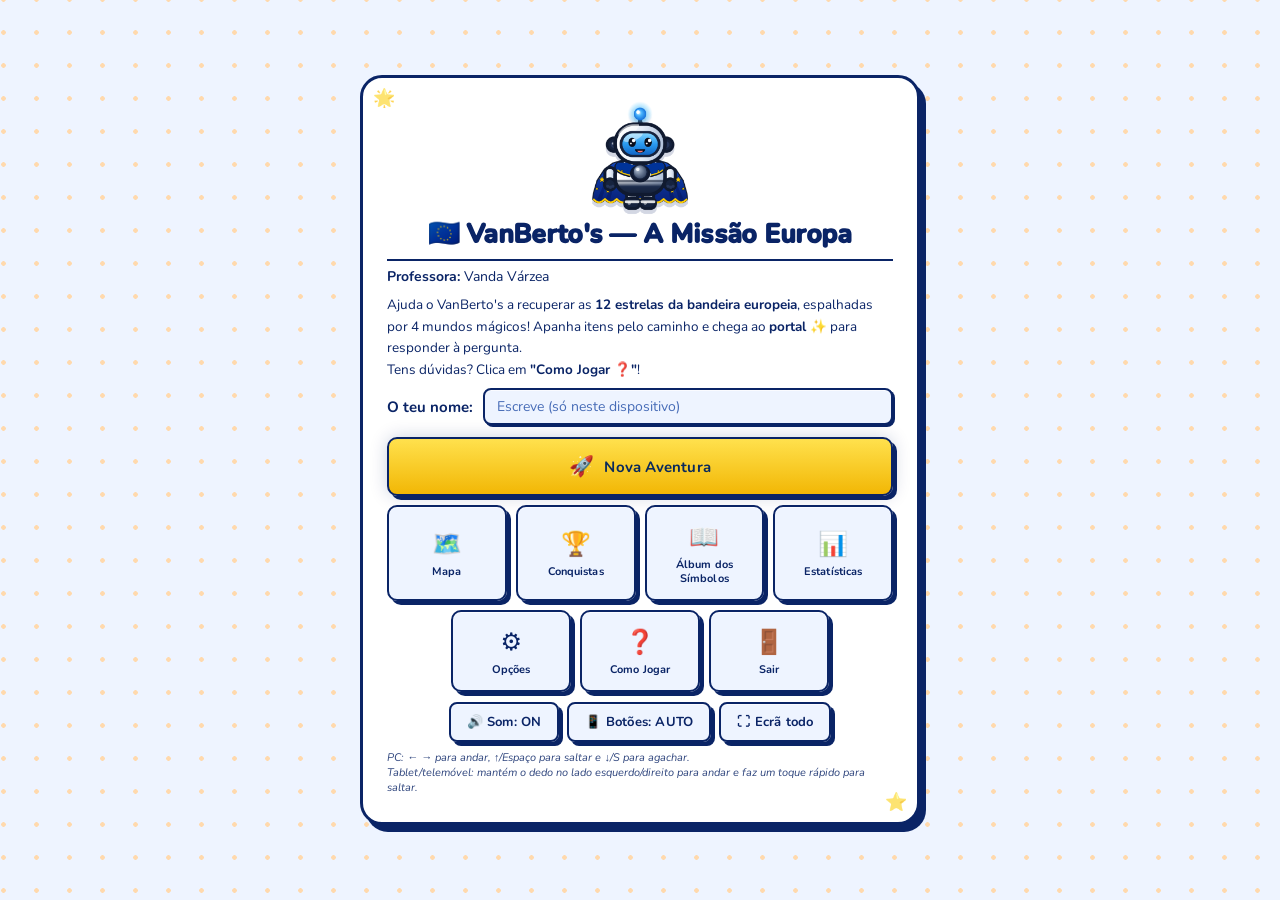
<file: index.html>
<!DOCTYPE html>
<html lang="pt-PT">
<head>
  <meta charset="UTF-8" />
  <!-- Content-Security-Policy: só código e ficheiros do próprio jogo, sem ligações a outros sites.
       Os 2 scripts inline estão autorizados pelo hash (sha256): se editares o texto desses scripts, o hash muda e o
       jogo deixa de arrancar — corre «node _dev/check.mjs», que o verifica e diz o valor novo. -->
  <meta http-equiv="Content-Security-Policy" content="default-src 'self'; script-src 'self' 'sha256-tq0er9YgMj5AkKnbnJ71mtSdWXq0f/aPoTRiW0I1sjM=' 'sha256-RuAraqiv2FYLC8N/puUYLXADGlp3wvWWcwLwcx2Vc4c='; style-src 'self' 'unsafe-inline'; img-src 'self' data: blob:; media-src 'self' data: blob:; font-src 'self'; connect-src 'self' data: blob:; worker-src 'self'; manifest-src 'self'; object-src 'none'; base-uri 'self'; form-action 'none'" />
  <meta name="viewport" content="width=device-width,initial-scale=1,maximum-scale=1,viewport-fit=cover" />
  <meta name="description" content="VanBerto's — A Missão Europa: jogo educativo para o Dia da Europa, com mapas, culturas, valores e o futuro da União Europeia." />
  <meta name="theme-color" content="#03103a" />
  <link rel="icon" type="image/x-icon" href="favicon.ico" />
  <link rel="icon" type="image/png" sizes="16x16" href="favicon-16x16.png" />
  <link rel="icon" type="image/png" sizes="32x32" href="favicon-32x32.png" />
  <link rel="icon" type="image/png" sizes="48x48" href="favicon-48x48.png" />
  <link rel="apple-touch-icon" sizes="180x180" href="apple-touch-icon.png" />
  <link rel="manifest" href="manifest.json" />
  <meta name="apple-mobile-web-app-capable" content="yes" />
  <meta name="apple-mobile-web-app-title" content="VanBerto's" />
  <title>VanBerto's — A Missão Europa</title>
  <link rel="stylesheet" href="dia-crianca.css?v=20261114eu5" />
</head>
<body>

  <!-- ═══════════════════════════════════════════
       ERRO INESPERADO — rede de segurança
       Registada o mais cedo possível (antes do Phaser e do resto do jogo), para apanhar também
       falhas durante o carregamento. Ver a explicação e os testes em dia-crianca.js / _dev/smoke.py.
  ═══════════════════════════════════════════ -->
  <div id="fatalErrorOverlay" style="display:none;position:fixed;inset:0;z-index:99999;background: rgba(238,244,255,0.92);align-items:center;justify-content:center;padding:16px;font-family:'Baloo 2',sans-serif;">
    <div style="max-width:420px;width:100%;background: #eef4ff;border: 3px solid #0a2466;border-radius:14px;padding:22px 24px;text-align:center;color: #0a2466;box-shadow: 0 0 40px rgba(10,36,102,0.20);">
      <div style="font-size:40px;margin-bottom:6px;">😵</div>
      <h2 style="margin:0 0 8px;color: #0a2466;font-size:20px;">Ups, algo correu mal!</h2>
      <p style="margin:0 0 6px;font-size:14px;line-height:1.5;">Não é culpa tua — o jogo encontrou um problema inesperado.</p>
      <p style="margin:0 0 16px;font-size:13px;line-height:1.5;opacity:0.85;">O teu progresso já está guardado neste dispositivo. Tenta recarregar; se acontecer sempre, pede a um adulto para avisar quem fez o jogo.</p>
      <button id="btnFatalReload" style="font:inherit;font-weight:800;font-size:15px;padding:10px 22px;border-radius:10px;border: 2px solid #0a2466;background: linear-gradient(180deg,#dbe8ff,#dbe8ff);color: #0a2466;cursor:pointer;">🔄 Recarregar o jogo</button>
      <p id="fatalErrorDetail" style="margin:14px 0 0;font-size:10px;opacity:0.5;word-break:break-word;"></p>
    </div>
  </div>
  <script>
    (function () {
      var shown = false;
      function showFatal(message) {
        if (shown) return; shown = true; // só a 1.ª vez — evita várias sobrepostas se houver mais do que um erro
        var ov = document.getElementById("fatalErrorOverlay");
        if (!ov) { console.error("[VanBerto's] erro fatal, sem overlay para o mostrar:", message); return; }
        ov.style.display = "flex";
        var detail = document.getElementById("fatalErrorDetail");
        if (detail && message) detail.textContent = String(message).slice(0, 200);
      }
      window.addEventListener("error", function (e) { showFatal(e.message || e.error); });
      window.addEventListener("unhandledrejection", function (e) { showFatal((e.reason && e.reason.message) || e.reason); });
      document.getElementById("btnFatalReload").addEventListener("click", function () { location.reload(); });
      // Gancho para os testes (_dev/smoke.py) simularem um erro real sem mexer no resto do jogo.
      window.__vb_triggerFatalError = function () { setTimeout(function () { throw new Error("erro de teste"); }); };
    })();
  </script>

  <div id="game"></div>

  <!-- ═══════════════════════════════════════════
       MENU PRINCIPAL
  ═══════════════════════════════════════════ -->
  <div id="startOverlay" class="overlay">
    <div class="card">
      <img class="start-robot" src="vanberto_real.png" alt="VanBerto's, o guardião da Europa" width="96" height="96" />
      <h1>🇪🇺 VanBerto's — A Missão Europa</h1>
      <p class="sub"><strong>Professora:</strong> Vanda Várzea</p>
      <p class="desc">
        Ajuda o VanBerto's a recuperar as <strong>12 estrelas da bandeira europeia</strong>,
        espalhadas por 4 mundos mágicos! Apanha itens pelo caminho e chega ao <strong>portal ✨</strong>
        para responder à pergunta.<br>
        Tens dúvidas? Clica em <strong>"Como Jogar ❓"</strong>!
      </p>
      <div class="name-row">
        <label for="playerName">O teu nome:</label>
        <input type="text" id="playerName" maxlength="20" placeholder="Escreve (só neste dispositivo)" autocomplete="off" />
      </div>

      <!-- MENU PRINCIPAL — grelha de opções -->
      <div class="main-menu-grid">
        <button id="btnStart" class="btn primary menu-tile">🚀<span>Nova Aventura</span></button>
        <button id="btnOpenMap" class="btn menu-tile">🗺️<span>Mapa</span></button>
        <button id="btnAchievements" class="btn menu-tile">🏆<span>Conquistas</span></button>
        <button id="btnAlbum" class="btn menu-tile">📖<span>Álbum dos Símbolos</span></button>
        <button id="btnStats" class="btn menu-tile">📊<span>Estatísticas</span></button>
        <button id="btnOptions" class="btn menu-tile">⚙️<span>Opções</span></button>
        <button id="btnHow" class="btn menu-tile">❓<span>Como Jogar</span></button>
        <button id="btnExitGame" class="btn menu-tile">🚪<span>Sair</span></button>
      </div>

      <div class="row">
        <button id="btnMute" class="btn">🔊 Som: ON</button>
        <button id="btnTouchToggleStart" class="btn">📱 Botões: AUTO</button>
        <button id="btnFullscreen" class="btn">⛶ Ecrã todo</button>
      </div>
      <p class="tiny">
        <span class="hint-pc">PC: ← → para andar, ↑/Espaço para saltar e ↓/S para agachar.<br></span>
        Tablet/telemóvel: mantém o dedo no lado esquerdo/direito para andar e faz um toque rápido para saltar.
      </p>
      <p class="tiny" id="versionTag" hidden aria-hidden="true" style="display:none !important;">Versão 20261114eu5</p>
    </div>
  </div>

  <!-- ═══════════════════════════════════════════
       NÍVEL DE DIFICULDADE — Fácil / Difícil
       Pedido do Berto: o jogo era só para 1º/2º ciclo; este ano é preciso
       também para 3º ciclo e secundário. Mostrado sempre que se clica em
       "Nova Aventura" (ver btnStart em dia-crianca.js), antes de reiniciar
       o progresso e abrir o mapa. Também pode ser mudado mais tarde em
       Opções (optBtnDifficulty), sem ser preciso recomeçar tudo.
  ═══════════════════════════════════════════ -->
  <div id="difficultyOverlay" class="overlay hidden" role="dialog" aria-modal="true" aria-label="Escolher nível de dificuldade">
    <div class="card">
      <h1>🎯 Escolhe o nível</h1>
      <p class="desc">Isto ajusta as perguntas do quiz e o desafio dos vilões/chefes.</p>
      <div class="difficulty-options">
        <button id="btnDiffFacil" class="btn difficulty-tile diff-facil">😊<span>Fácil</span></button>
        <button id="btnDiffDificil" class="btn difficulty-tile diff-dificil">🎓<span>Difícil</span></button>
        <button id="btnDiffExtremo" class="btn difficulty-tile diff-extremo">🔥<span>Extremo</span></button>
      </div>
      <p class="tiny">😊 Fácil — ritmo habitual.<br>🎓 Difícil — perguntas mais aprofundadas, vilões/chefes mais rápidos e menos vidas.<br>🔥 Extremo — só 1 vida, vilões/chefes ainda mais rápidos, quase sem Star Power.</p>
    </div>
  </div>

  <!-- ═══════════════════════════════════════════
       HISTÓRIA PRINCIPAL — introdução narrativa
  ═══════════════════════════════════════════ -->
  <div id="mainStoryOverlay" class="overlay hidden" role="dialog" aria-modal="true" aria-label="História principal">
    <div class="card history-card main-story-card">
      <div class="main-story-robot">
        <img src="vanberto_real.png" alt="VanBerto's" class="main-story-robot-img" />
        <div class="main-story-particles" aria-hidden="true"></div>
      </div>
      <div class="history-header">
        <span class="history-icon">🇪🇺</span>
        <div>
          <h2>VanBerto's precisa de ajuda!</h2>
          <p class="history-subtitle">A missão começa agora</p>
        </div>
      </div>
      <p class="history-text">Olá! Eu sou o VanBerto's! Algo terrível aconteceu! A Estrela da Europa perdeu o seu brilho! As estrelas que representam a união entre os povos desapareceram por quatro regiões mágicas. Preciso da tua ajuda para viajar pela Europa, recuperar os símbolos da união e vencer os guardiões dos desafios, para as 12 estrelas voltarem a brilhar!</p>
      <div class="row">
        <button id="btnMainStoryContinue" class="btn primary">Vamos lá! 🗺️ ▶</button>
      </div>
    </div>
  </div>

  <!-- ═══════════════════════════════════════════
       MAPA DA AVENTURA
  ═══════════════════════════════════════════ -->
  <div id="mapOverlay" class="overlay hidden" role="dialog" aria-modal="true" aria-label="Mapa da Aventura">
    <div class="card map-card">
      <div class="card-seal" aria-hidden="true">🗺️</div>
      <h2>🗺️ Mapa da Aventura</h2>
      <p class="map-progress-line">
        <span id="mapProgressPct">0%</span> concluído ·
        <span id="mapStarsTotal">0</span> ⭐ obtidas
      </p>
      <div class="map-progress-track"><div id="mapProgressFill" class="map-progress-fill"></div></div>

      <div id="mapRegionsGrid" class="map-regions-grid"><!-- preenchido via JS --></div>

      <p class="tiny map-hint">💡 Toca numa região desbloqueada para começar esse troço da aventura.</p>
      <div class="row">
        <button id="btnCloseMap" class="btn primary">Fechar</button>
        <button id="btnMapMenu" class="btn">🏠 Menu principal</button>
        <button id="btnMapExit" class="btn">🚪 Sair do jogo</button>
      </div>
    </div>
  </div>

  <div id="worldMapOverlay" class="overlay hidden" role="dialog" aria-modal="true" aria-label="Mapa do Mundo">
    <div class="world-map-panel" id="worldMapPanel">
      <button type="button" id="btnBackToMap" class="world-map-back" aria-label="Voltar ao mapa">← Mundos</button>
      <div class="world-map-title">
        <div class="world-map-icon" id="worldMapIcon" aria-hidden="true"></div>
        <div class="world-map-text">
          <h2 id="worldMapName"></h2>
          <p id="worldMapSub"></p>
        </div>
      </div>
      <div class="world-map-progress" id="worldMapProgress"></div>
      <div id="worldMapNodes" class="world-map-nodes"><!-- preenchido via JS --></div>
    </div>
  </div>

  <!-- ═══════════════════════════════════════════
       CONQUISTAS
  ═══════════════════════════════════════════ -->
  <div id="achievementsOverlay" class="overlay hidden" role="dialog" aria-modal="true" aria-label="Conquistas">
    <div class="card achievements-card">
      <div class="card-seal" aria-hidden="true">🏆</div>
      <h2>🏆 Conquistas</h2>
      <p class="map-progress-line">
        Desbloqueadas: <span id="achievementsCounter" style="color: #0a2466;">0/7</span>
      </p>
      <div id="achievementsGrid" class="achievements-grid"><!-- preenchido via JS --></div>
      <div class="row">
        <button id="btnCloseAchievements" class="btn primary">Fechar</button>
      </div>
    </div>
  </div>

  <!-- ═══════════════════════════════════════════
       ÁLBUM DOS DIREITOS
  ═══════════════════════════════════════════ -->
  <div id="albumOverlay" class="overlay hidden" role="dialog" aria-modal="true" aria-label="Álbum dos Símbolos">
    <div class="card album-card-outer">
      <div class="card-seal" aria-hidden="true">📖</div>
      <h2>📖 Álbum dos Símbolos</h2>
      <p class="map-progress-line">
        Coleção: <span id="albumProgressPct" style="color: #0a2466;">0%</span> concluída
      </p>
      <div class="map-progress-track"><div id="albumProgressFill" class="map-progress-fill"></div></div>
      <div id="albumGrid" class="album-grid"><!-- preenchido via JS --></div>
      <div class="row">
        <button id="btnCloseAlbum" class="btn primary">Fechar</button>
      </div>
    </div>
  </div>

  <!-- ═══════════════════════════════════════════
       ESTATÍSTICAS
  ═══════════════════════════════════════════ -->
  <div id="statsOverlay" class="overlay hidden" role="dialog" aria-modal="true" aria-label="Estatísticas">
    <div class="card stats-card">
      <div class="card-seal" aria-hidden="true">📊</div>
      <h2>📊 As Tuas Estatísticas</h2>
      <div id="statsContent" class="stats-content" tabindex="0" role="region" aria-label="Lista de estatísticas"><!-- preenchido via JS --></div>
      <p class="stats-note">🔒 O teu nome e o teu progresso ficam só neste dispositivo. «Limpar tudo» apaga-os.</p>
      <div class="row">
        <button id="btnCloseStats" class="btn primary">Fechar</button>
        <button id="btnResetStats" class="btn stats-reset-btn">🗑️ Limpar tudo</button>
      </div>
    </div>
  </div>

  <!-- ═══════════════════════════════════════════
       OPÇÕES
  ═══════════════════════════════════════════ -->
  <div id="optionsOverlay" class="overlay hidden" role="dialog" aria-modal="true" aria-label="Opções">
    <div class="card options-card">
      <div class="card-seal" aria-hidden="true">⚙️</div>
      <h2>⚙️ Opções</h2>

      <div id="optionsScroll" class="options-scroll" tabindex="0" role="region" aria-label="Lista de opções">
      <div class="options-section">
        <p class="options-section-title">🔊 Áudio</p>
        <label class="options-toggle-row">
          <span>Som do jogo</span>
          <button id="optBtnSound" class="option-toggle-btn">🔊 ON</button>
        </label>
      </div>

      <div class="options-section">
        <p class="options-section-title">🎯 Dificuldade</p>
        <label class="options-toggle-row">
          <span>Nível (perguntas do quiz e desafio de vilões/chefes)</span>
          <button id="optBtnDifficulty" class="option-toggle-btn">😊 Fácil</button>
        </label>
        <p class="tiny">Só faz efeito a partir do próximo nível/combate — não interrompe o que já estás a jogar.</p>
      </div>

      <div class="options-section">
        <p class="options-section-title">♿ Acessibilidade</p>
        <label class="options-toggle-row">
          <span>Alto Contraste (também tecla <kbd>H</kbd>)</span>
          <button id="optBtnHC" class="option-toggle-btn">⬛ OFF</button>
        </label>
        <label class="options-toggle-row">
          <span>Botões tácteis (móvel)</span>
          <button id="optBtnTouch" class="option-toggle-btn">📱 AUTO</button>
        </label>
      </div>

      <div class="options-section" id="optionsOfflineSection" style="display:none">
        <p class="options-section-title">📶 Jogar sem rede</p>
        <label class="options-toggle-row">
          <span>Guarda o jogo neste aparelho, para funcionar sem internet</span>
          <button id="optBtnDownloadAll" class="option-toggle-btn">⬇️ Guardar tudo</button>
        </label>
        <p class="tiny" id="offlineDownloadStatus"></p>
      </div>

      <div class="options-section">
        <p class="options-section-title">🖥️ Ecrã</p>
        <label class="options-toggle-row">
          <span>Ecrã completo (também tecla <kbd>F</kbd>)</span>
          <button id="optBtnFS" class="option-toggle-btn">⛶ Entrar</button>
        </label>
      </div>

      <div class="options-section">
        <p class="options-section-title">📋 Atalhos de teclado</p>
        <div class="options-keys-grid">
          <span><kbd>← →</kbd></span><span>Mover o VanBerto's</span>
          <span><kbd>↑</kbd> / <kbd>Espaço</kbd></span><span>Saltar</span>
          <span><kbd>↓</kbd> / <kbd>S</kbd></span><span>Agachar</span>
          <span><kbd>H</kbd></span><span>Alto Contraste</span>
          <span><kbd>F</kbd></span><span>Ecrã completo</span>
        </div>
      </div>

      </div>

      <div class="row">
        <button id="btnCloseOptions" class="btn primary">Guardar e Fechar</button>
      </div>
    </div>
  </div>

  <!-- ═══════════════════════════════════════════
       CERTIFICADO FINAL
  ═══════════════════════════════════════════ -->
  <div id="certificateOverlay" class="overlay hidden" role="dialog" aria-modal="true" aria-label="Certificado">
    <div class="card certificate-card">
      <div class="certificate-header">
        <div class="certificate-seal">🇪🇺</div>
        <h2 class="certificate-title" id="certTitle">Certificado Oficial</h2>
        <p class="certificate-subtitle" id="certSubtitle">de Guardião da Europa</p>
      </div>
      <div class="certificate-robot">
        <img src="vanberto_real.png" alt="VanBerto's" class="certificate-robot-img" />
      </div>
      <div class="certificate-body">
        <p class="certificate-text">Este certificado é atribuído a</p>
        <p class="certificate-name" id="certPlayerName">Herói da Europa</p>
        <p class="certificate-text" id="certIntro2">que, com coragem, atenção e sabedoria, concluiu a missão de recuperar as</p>
        <p class="certificate-highlight" id="certHighlight">12 Estrelas da Bandeira Europeia</p>
        <p class="certificate-text" id="certOutro">tornando-se oficialmente Guardião da Europa.</p>
      </div>
      <div class="certificate-stats">
        <div class="cert-stat"><span class="cert-stat-icon">🌟</span><strong id="certScore">0</strong><span>pontos</span></div>
        <div class="cert-stat"><span class="cert-stat-icon">✅</span><strong id="certCorrect">—</strong><span>acertos</span></div>
        <div class="cert-stat"><span class="cert-stat-icon">⭐</span><strong id="certStars">—</strong><span>estrelas</span></div>
        <div class="cert-stat"><span class="cert-stat-icon">🏆</span><strong id="certMedal">—</strong><span>medalha</span></div>
      </div>
      <p class="certificate-date" id="certDate"></p>
      <div class="certificate-signature">
        <div class="cert-sig-line"></div>
        <p class="cert-sig-name">✦ © Prof.ª Vanda Várzea ✦</p>
        <p class="cert-sig-role">Professora de Tecnologias de Informação e Comunicação</p>
      </div>
      <div class="row" style="margin-top:14px;">
        <button id="btnCertBack" class="btn">← Voltar</button>
        <button id="btnCertPrint" class="btn">🖨️ Imprimir</button>
        <button id="btnCertRestart" class="btn primary">🔄 Jogar de novo</button>
      </div>
    </div>
  </div>

  <!-- ═══════════════════════════════════════════
       "DIREITO RECUPERADO!" — popup curto
  ═══════════════════════════════════════════ -->
  <div id="rightRecoveredOverlay" aria-hidden="true">
    <div id="rightRecoveredPanel">
      <div class="rr-icon">✅</div>
      <p class="rr-title">Símbolo recuperado!</p>
      <p class="rr-name" id="rrName"></p>
    </div>
  </div>

  <!-- ═══════════════════════════════════════════
       MENSAGEM DINÂMICA (feedback contextual)
  ═══════════════════════════════════════════ -->
  <div id="dynamicMsgOverlay" aria-hidden="true">
    <div id="dynamicMsgPanel">
      <p id="dynamicMsgText"></p>
    </div>
  </div>

  <!-- ═══════════════════════════════════════════
       COMO JOGAR
  ═══════════════════════════════════════════ -->
  <div id="howOverlay" class="overlay hidden" role="dialog" aria-modal="true" aria-label="Como jogar">
    <div class="card" style="max-height:88dvh;overflow-y:auto;padding:18px 20px;">
      <h2 style="margin-bottom:4px;">Como jogar</h2>
      <p style="font-size:11px;color: #003399;margin:0 0 12px;font-style:italic;">Lê com atenção antes de começar!</p>

      <!-- OBJETIVO -->
      <p style="font-weight:700;font-size:13px;color: #003399;margin:8px 0 4px;">🎯 Objetivo</p>
      <p style="font-size:12px;color: #0a2466;margin:0 0 10px;line-height:1.6;">
        Chega ao <strong>portal ✨</strong> no fim de cada nível. Quando chegares, aparece uma <strong>pergunta</strong> sobre a Europa — responde corretamente para avançar! O jogo tem <strong>20 níveis</strong>.
      </p>

      <!-- DIFICULDADE -->
      <p style="font-weight:700;font-size:13px;color: #003399;margin:8px 0 6px;">🎯 Nível de Dificuldade</p>
      <div style="display:flex;flex-direction:column;gap:6px;margin-bottom:10px;">
        <div style="background: rgba(196,246,214,0.12);border: 1px solid rgba(10,36,102,0.3);border-radius:8px;padding:7px 10px;font-size:12px;color: #0a2466;line-height:1.5;">
          😊 <strong>Fácil</strong><br>
          <span style="color: #0a2466;">Ritmo habitual — a experiência original do jogo.</span>
        </div>
        <div style="background: rgba(219,232,255,0.14);border: 1px solid rgba(10,36,102,0.3);border-radius:8px;padding:7px 10px;font-size:12px;color: #0a2466;line-height:1.5;">
          🎓 <strong>Difícil</strong><br>
          <span style="color: #0a2466;">Perguntas mais aprofundadas, vilões/chefes mais rápidos, menos vidas.</span>
        </div>
        <div style="background: rgba(255,30,30,0.14);border: 1px solid rgba(255,80,80,0.35);border-radius:8px;padding:7px 10px;font-size:12px;color: #0a2466;line-height:1.5;">
          🔥 <strong>Extremo</strong><br>
          <span style="color: #b91c1c;">Só 1 vida, vilões/chefes ainda mais rápidos, quase sem Poder da Estrela.</span>
        </div>
      </div>
      <p style="font-size:11px;color: #003399;margin:0 0 10px;font-style:italic;">
        💡 Podes escolher ou mudar isto a qualquer momento em Opções.
      </p>

      <!-- VILÕES -->
      <p style="font-weight:700;font-size:13px;color: #003399;margin:8px 0 6px;">👾 Os Vilões — cuidado com cada tipo!</p>
      <div style="display:flex;flex-direction:column;gap:6px;margin-bottom:10px;">
        <div style="background: rgba(255,30,0,0.12);border: 1px solid rgba(255,80,80,0.3);border-radius:8px;padding:7px 10px;font-size:12px;color: #0a2466;line-height:1.5;">
          🔴 <strong>Trapalhão</strong> — pequeno (o mais fácil)<br>
          <span style="color: #b91c1c;">Patrulha uma zona pequena em vai-e-vem. Lenta e previsível — boa para treinar!</span>
        </div>
        <div style="background: rgba(238,244,255,0.14);border: 1px solid rgba(10,36,102,0.3);border-radius:8px;padding:7px 10px;font-size:12px;color: #0a2466;line-height:1.5;">
          🔵 <strong>Saltitão</strong> — médio<br>
          <span style="color: #0a2466;">Patrulha horizontalmente e salta de vez em quando. Mantém distância!</span>
        </div>
        <div style="background: rgba(196,246,214,0.12);border: 1px solid rgba(10,36,102,0.3);border-radius:8px;padding:7px 10px;font-size:12px;color: #0a2466;line-height:1.5;">
          🟢 <strong>Perseguilão</strong> — grande (o mais perigoso)<br>
          <span style="color: #0a2466;">Salta frequentemente e dirige-se ao jogador. Aparece nos níveis mais avançados — muito cuidado!</span>
        </div>
      </div>
      <p style="font-size:11px;color: #003399;margin:0 0 10px;font-style:italic;">
        💡 Se apanhares a estrela ⭐, podes atropelar qualquer vilão durante 8 segundos!
      </p>

      <!-- ITENS -->
      <p style="font-weight:700;font-size:13px;color: #003399;margin:8px 0 6px;">🎁 O que apanhar</p>
      <ul style="margin:0 0 10px;padding-left:18px;font-size:12px;color: #0a2466;line-height:1.9;">
        <li>⭐ <strong>Estrela da Europa</strong> — ativa o <strong>Poder da Estrela por 8s</strong>: atropela vilões e ganha pontos!</li>
        <li>🏅 <strong>Medalha Europeia</strong> — fica maior e <strong>invencível por 8s</strong>; absorve um golpe de vilão</li>
        <li>🦅 <strong>Asas</strong> — permite <strong>saltar duas vezes</strong> no ar durante 10s (muito útil em plataformas altas!)</li>
        <li>❤️ <strong>Coração</strong> — ganha <strong>+1 vida</strong> (máximo 5 vidas)</li>
        <li>📜 <strong>Tratado</strong> / 🇪🇺 <strong>Bandeira</strong> / 💶 <strong>Moeda de euro</strong> — valem <strong>pontos bónus</strong></li>
        <li>❓ <strong>Ponto de interrogação</strong> — esconde um item surpresa! Passa por cima para revelar</li>
        <li>💶 <strong>Moedas de euro</strong> — cada uma vale <strong>+10 pontos</strong>; com <strong>100 moedas ganhas +1 vida</strong>!</li>
        <li>🕊️ <strong>Pomba da Paz</strong> e 🚩 <strong>bandeirinhas</strong> — voam pelo ecrã: apanha-as para ganhar pontos</li>
        <li>🟧 <strong>Blocos ❓ e tijolos</strong> — dá uma <strong>cabeçada por baixo</strong> (salta debaixo deles) para saírem moedas e itens</li>
      </ul>
      <p style="font-size:11px;color: #003399;margin:0 0 10px;font-style:italic;">
        💡 Se perderes uma vida, <strong>todos os itens voltam a aparecer</strong> — podes apanhá-los de novo!
      </p>

      <!-- PLATAFORMAS ESPECIAIS -->
      <p style="font-weight:700;font-size:13px;color: #003399;margin:8px 0 6px;">⚠️ Cuidado com…</p>
      <ul style="margin:0 0 10px;padding-left:18px;font-size:12px;color: #0a2466;line-height:1.9;">
        <li>🪨 <strong>Plataformas que caem</strong> — de pedra gretada: não fiques parado muito tempo!</li>
        <li>⚡ <strong>Barreiras amarelas</strong> — ligam e desligam; passa quando estiverem apagadas (piscam antes de ligar)</li>
        <li>🌬️ <strong>Vento</strong> — empurra-te para um lado; salta com força contrária</li>
        <li>🌩️ <strong>Nuvens da discórdia</strong> — voam no modo Extremo: salta-lhes por cima</li>
        <li>🛡️ <strong>Bosses protegidos</strong> — só lhes podes saltar em cima quando o escudo, a aura ou a invisibilidade baixa</li>
      </ul>

      <p style="font-weight:700;font-size:13px;color: #003399;margin:8px 0 6px;">🟡 Plataformas especiais</p>
      <ul style="margin:0 0 10px;padding-left:18px;font-size:12px;color: #0a2466;line-height:1.9;">
        <li>↔ <strong>Setas horizontais</strong> — a plataforma move-se da esquerda para a direita</li>
        <li>↕ <strong>Setas verticais</strong> — a plataforma sobe e desce</li>
        <li>🟠 <strong>Trampolim</strong> — catapulta-te muito mais alto que um salto normal!</li>
      </ul>

      <!-- CANOS -->
      <p style="font-weight:700;font-size:13px;color: #003399;margin:8px 0 6px;">🚇 Canos</p>
      <ul style="margin:0 0 10px;padding-left:18px;font-size:12px;color: #0a2466;line-height:1.9;">
        <li>Chega-te perto de um cano e carrega <strong>↓</strong> (ou <strong>S</strong>) para tentares um atalho!</li>
        <li>🎁 Alguns levam a uma <strong>sala secreta</strong>, com uma recompensa e uma curiosidade à espera</li>
        <li>Nem todos os canos são de entrar — alguns são só obstáculos, tens de lhes saltar por cima!</li>
      </ul>

      <!-- PONTUAÇÃO -->
      <p style="font-weight:700;font-size:13px;color: #003399;margin:8px 0 6px;">⭐ Pontuação</p>
      <ul style="margin:0 0 10px;padding-left:18px;font-size:12px;color: #0a2466;line-height:1.9;">
        <li>✅ Resposta certa à primeira → <strong>+100 pontos por nível</strong></li>
        <li>🥇 Nível sem perder nenhuma vida → <strong>bónus +50 pontos</strong></li>
        <li>💥 Atropelar vilão com Star Power → <strong>+50 pontos por vilão</strong></li>
      </ul>

      <!-- ESTRELAS COLECIONÁVEIS -->
      <p style="font-weight:700;font-size:13px;color: #003399;margin:8px 0 6px;">⭐ Estrelas Colecionáveis (por nível)</p>
      <ul style="margin:0 0 10px;padding-left:18px;font-size:12px;color: #0a2466;line-height:1.9;">
        <li>⭐ 1ª estrela — encontraste segredos escondidos no nível</li>
        <li>⭐ 2ª estrela — completaste sem perder nenhuma vida</li>
        <li>⭐ 3ª estrela — acertaste a pergunta à primeira tentativa</li>
      </ul>

      <!-- CONTROLOS -->
      <p style="font-weight:700;font-size:13px;color: #003399;margin:8px 0 4px;">🖥️ Controlos — PC / Teclado</p>
      <p style="margin:2px 0 8px;font-size:12px;color: #0a2466;">← → para andar &nbsp;|&nbsp; ↑ ou Espaço para saltar &nbsp;|&nbsp; ↓ ou S para agachar &nbsp;|&nbsp; <strong style="color: #0a2466;">P</strong> — pausa &nbsp;|&nbsp; <strong style="color: #0a2466;">H</strong> — alto contraste &nbsp;|&nbsp; <strong style="color: #0a2466;">F</strong> — ecrã todo</p>
      <p style="font-weight:700;font-size:13px;color: #003399;margin:4px 0 4px;">📱 Tablet / Telemóvel</p>
      <p style="margin:2px 0 14px;font-size:12px;color: #0a2466;">Mantém o dedo no lado esquerdo/direito para andar · Toque rápido para saltar</p>

      <button id="btnCloseHow" class="btn primary" style="width:100%;">Entendido — vamos jogar! ▶</button>
    </div>
  </div>

  <!-- ═══════════════════════════════════════════
       MODAL PERGUNTA
  ═══════════════════════════════════════════ -->
  <div id="quizOverlay" class="overlay hidden" role="dialog" aria-modal="true" aria-labelledby="quizQuestion">
    <div class="card">
      <div class="card-seal" aria-hidden="true">🔐</div>
      <p id="quizQuestion" class="q" aria-live="polite"></p>
      <div id="quizAnswers" class="answers" role="group" aria-label="Opções de resposta"></div>
      <p id="quizFeedback" class="feedback" aria-live="assertive"></p>
      <p id="quizExplanation" class="explanation hidden"></p>
      <button id="btnCloseQuiz" class="btn hidden">Continuar</button>
    </div>
  </div>

  <!-- CONTROLO DO PROFESSOR — botão ☰ único durante o jogo -->
  <div id="teacherControls" style="position:fixed;top:10px;right:10px;z-index:9500;">
    <!-- NOME DO JOGADOR — HUD HTML (ao lado do ☰, para não tapar o texto do HUD do jogo, à esquerda) -->
    <div id="playerNameHtml" style="
      display:none; align-self:center; margin-right:8px;
      font-family:'Baloo 2',sans-serif; font-size:17px; font-weight:900;
      color: #0a2466; text-shadow: none;
      pointer-events:none; letter-spacing:0.3px;
      background: rgba(238,244,255,0.55); border-radius:8px; padding:4px 10px;
      border: 1px solid rgba(10,36,102,0.25); white-space:nowrap;
    "></div>
    <button id="btnTeacherMenu" class="btn" aria-label="Menu do jogo" title="Menu">☰ Menu</button>
    <!-- Botões fantasma — usados internamente pelo JS para compatibilidade -->
    <button id="btnFullscreenGame" style="display:none"></button>
    <button id="btnTouchToggle"    style="display:none"></button>
    <button id="btnPause"          style="display:none"></button>
    <button id="btnInGameMap"      style="display:none"></button>
    <button id="btnInGameAchievements" style="display:none"></button>
    <button id="btnInGameAlbum"    style="display:none"></button>
    <button id="btnInGameStats"    style="display:none"></button>
    <button id="btnInGameOptions"  style="display:none"></button>
    <button id="btnInGameHow"      style="display:none"></button>
    <button id="btnRestartLevel"   style="display:none"></button>
    <button id="btnGoToLevel"      style="display:none"></button>
    <button id="btnRestartGame"    style="display:none"></button>
  </div>

  <!-- MENU SUSPENSO — acessível durante o jogo via botão ☰ -->
  <div id="teacherMenuPanel">
    <p class="tmenu-section">📋 Ver</p>
    <button id="mBtnMap"          class="btn">🗺️ Mapa da Aventura</button>
    <button id="mBtnAchievements" class="btn">🏆 Conquistas</button>
    <button id="mBtnAlbum"        class="btn">📖 Álbum dos Símbolos</button>
    <button id="mBtnStats"        class="btn">📊 Estatísticas</button>
    <button id="mBtnErrors"       class="btn">🧠 Rever Erros</button>
    <button id="mBtnCertificate"  class="btn">🏅 Certificado</button>
    <button id="mBtnHow"          class="btn">❓ Como Jogar</button>

    <p class="tmenu-section">⚙️ Jogo</p>
    <button id="mBtnPause"        class="btn">⏸ Pausa / Continuar</button>
    <button id="mBtnOptions"      class="btn">⚙️ Opções</button>
    <button id="mBtnFullscreen"   class="btn">⛶ Ecrã todo</button>
    <button id="mBtnTouch"        class="btn">📱 Botões tácteis</button>

    <p class="tmenu-section">🔄 Nível</p>
    <button id="mBtnLevel"        class="btn">🔄 Reiniciar este nível</button>
    <button id="mBtnGoToLevel"    class="btn">🎯 Ir para nível…</button>
    <button id="mBtnRestart"      class="btn">🔁 Recomeçar do início</button>

    <p class="tmenu-section">🚪 Sair</p>
    <button id="mBtnExit"         class="btn tmenu-exit-btn">🚪 Menu Inicial</button>
  </div>

  <!-- ═══════════════════════════════════════════
       MODAL HISTÓRIA (entre níveis)
  ═══════════════════════════════════════════ -->
  <div id="historyOverlay" class="overlay hidden">
    <div class="card history-card">
      <div class="history-header">
        <span class="history-icon">🇪🇺</span>
        <div>
          <h2>União Europeia</h2>
          <p class="history-subtitle">Sabias que…?</p>
        </div>
      </div>
      <p id="historyText" class="history-text"></p>
      <div class="row">
        <button id="btnHistory" class="btn primary">Continuar ▶</button>
      </div>
    </div>
  </div>

  <!-- ═══════════════════════════════════════════
       GAME OVER
  ═══════════════════════════════════════════ -->
  <div id="gameOverOverlay" class="overlay hidden">
    <div class="card gameover-card">
      <h2>Missão Falhada!</h2>
      <div class="gameover-robot-stage" aria-hidden="true">
        <div class="gameover-tears">💧&nbsp;💧</div>
        <img class="gameover-robot-img" src="vanberto_real.png" alt="" />
        <div class="gameover-robot-shadow"></div>
      </div>
      <p class="sub">Ficaste sem vidas! A Europa precisa de ti — não desistas!</p>
      <button id="btnReviewModeGO" class="btn" style="display:none;width:100%;margin-bottom:10px;">📋 Ver erros</button>
      <div class="row">
        <button id="btnRetry" class="btn primary">🔄 Tentar de novo</button>
        <button id="btnExit" class="btn">🏠 Menu</button>
      </div>
    </div>
  </div>

  <!-- ═══════════════════════════════════════════
       VITÓRIA FINAL
  ═══════════════════════════════════════════ -->
  <div id="winOverlay" class="overlay hidden" role="dialog" aria-modal="true">
    <div class="card win-card">
      <div class="win-icon">🏆</div>
      <h2>Missão Concluída!</h2>
      <p class="win-name">Parabéns, <span id="winPlayerName">Herói da Europa</span>!</p>

      <div class="win-robot-stage" aria-hidden="true">
        <img class="win-robot-img" src="vanberto_real.png" alt="VanBerto's" />
        <div class="win-robot-shadow"></div>
        <div class="win-robot-notes">🎵<span>🎶</span>🎵</div>
      </div>

      <div class="win-stats">
        <div class="win-stat">⭐ <strong id="winScore">0</strong> pontos</div>
        <div class="win-stat">✅ Respostas certas: <strong id="winPct">—</strong></div>
        <div class="win-stat win-medal" id="winMedal">🥇 Excelente!</div>
      </div>

      <!-- TABS -->
      <div id="winTabs" class="win-tabs">
        <button class="win-tab active" data-panel="winPanelReport">📋 Relatório</button>
        <button class="win-tab" data-panel="winPanelRights">🏅 Símbolos</button>
      </div>
      <!-- PAINEL RELATÓRIO -->
      <div id="winPanelReport" class="win-panel active">
        <div id="winThemeErrors" style="display:none;margin:10px 0;">
          <p style="font-weight:700;font-size:12px;color: #0a2466;margin:0 0 6px;">📊 Erros por tema</p>
          <table id="winThemeTable" style="width:100%;border-collapse:collapse;font-size:11px;color: #0a2466;"></table>
        </div>
        <button id="btnReviewMode" class="btn" style="display:none;margin-top:6px;">📋 Ver erros</button>
      </div>
      <!-- PAINEL COMPETÊNCIAS CONQUISTADAS -->
      <div id="winPanelRights" class="win-panel">
        <p style="font-size:11px;color: #003399;margin:4px 0 8px;text-align:center;">🏅 Os 20 símbolos que recuperaste</p>
        <div id="winRightsGrid" class="win-rights-grid"></div>
      </div>
      <!-- BOTÕES -->
      <div class="row" style="margin-top:12px;">
        <button id="btnWinRestart" class="btn">🔄 Jogar de novo</button>
        <button id="btnWinCertificate" class="btn primary">🎓 Certificado</button>
      </div>
    </div>
  </div>

  <!-- ═══════════════════════════════════════════
       PAUSA — overlay informativo
  ═══════════════════════════════════════════ -->
  <div id="pauseInfoOverlay" class="hidden">
    <div class="pause-card">
      <p class="pause-title"><span>⏸</span> PAUSA</p>
      <div class="pause-robot-wrap" aria-hidden="true">
        <img class="pause-robot-img" src="vanberto_real.png" alt="" />
      </div>
      <div class="pause-info-grid">
        <div class="pause-info-box">
          <strong>🎮 Nível</strong>
          <span class="pause-info-val" id="pauseLevel">—</span>
        </div>
        <div class="pause-info-box">
          <strong>⭐ Pontos</strong>
          <span class="pause-info-val" id="pauseScore">0</span>
        </div>
        <div class="pause-info-box">
          <strong>❤️ Vidas</strong>
          <span class="pause-info-val" id="pauseLives">3</span>
        </div>
        <div class="pause-info-box">
          <strong>🏁 Progresso</strong>
          <span class="pause-info-val" id="pauseProgress">—</span>
        </div>
      </div>
      <div class="pause-tip" id="pauseTip">
        💡 <b>Dica:</b> Apanha a estrela ⭐ para ativar o <b>Poder da Estrela</b> e atropelar vilões durante 8 segundos!
      </div>
      <p class="pause-controls-hint">← → andar &nbsp;|&nbsp; ↑ / Espaço saltar &nbsp;|&nbsp; ↓ / S agachar &nbsp;|&nbsp; Prima ▶ Continuar para retomar</p>
    </div>
  </div>

  <!-- ═══════════════════════════════════════════
       TRANSIÇÃO DE NÍVEL
  ═══════════════════════════════════════════ -->
  <div id="levelTransitionOverlay" aria-hidden="true" style="
    display:none; position:fixed; inset:0; z-index:9000;
    align-items:center; justify-content:center;
    pointer-events:auto;
  ">
    <div id="levelTransitionPanel" style="
      background: rgba(255,232,232,0.42);
      border: 2px solid rgba(10,36,102,0.25);
      border-radius:18px;
      padding:32px 40px;
      text-align:center;
      min-width:320px; max-width:88vw;
      font-family:'Baloo 2',sans-serif;
    ">
      <p id="ltNum"    style="margin:0 0 6px;font-size:15px;font-weight:800;letter-spacing:1px;opacity:0.85;"></p>
      <p id="ltTitle"  style="margin:0 0 14px;font-size:32px;font-weight:900;line-height:1.2;text-shadow: none;"></p>
      <p id="ltPhrase" style="margin:0 0 16px;font-size:20px;font-weight:800;opacity:0.95;"></p>
      <p id="ltName"   style="margin:0 0 20px;font-size:17px;font-weight:900;opacity:0.90;"></p>
      <p id="ltTap"    style="margin:0;font-size:13px;font-weight:700;opacity:0.55;letter-spacing:0.5px;">toca para continuar ▶</p>
    </div>
  </div>

  <!-- ═══════════════════════════════════════════
       ARTEFACTO DESBLOQUEADO — popup épico
  ═══════════════════════════════════════════ -->
  <!-- ═══════════════════════════════════════════
       NÍVEL CONCLUÍDO — celebração, antes da revelação do artefacto
  ═══════════════════════════════════════════ -->
  <div id="levelCompleteOverlay" aria-hidden="true">
    <div id="levelCompletePanel">
      <div id="lcConfettiLayer" class="lc-confetti-layer"></div>
      <img id="lcVanberto" class="lc-vanberto" src="vanberto_real.png" alt="" />
      <p id="lcTitle" class="lc-title">Conseguiste!</p>
      <p id="lcLevelName" class="lc-level-name">Nível 1 — Onde Fica a Europa?</p>
      <div id="lcStars" class="lc-stars">
        <div class="lc-star-item">
          <span class="lc-star" data-i="0">★</span>
          <span class="lc-star-label" data-label-i="0"></span>
        </div>
        <div class="lc-star-item">
          <span class="lc-star" data-i="1">★</span>
          <span class="lc-star-label" data-label-i="1"></span>
        </div>
        <div class="lc-star-item">
          <span class="lc-star" data-i="2">★</span>
          <span class="lc-star-label" data-label-i="2"></span>
        </div>
      </div>
      <p id="lcUnlock" class="lc-unlock" style="display:none"></p>
      <button id="lcContinue" class="lc-continue-btn">Continuar ▶</button>
    </div>
  </div>

  <div id="artefactRevealOverlay" aria-hidden="true">
    <div id="artefactRevealPanel">
      <p class="ar-label">✨ Símbolo Recuperado! ✨</p>
      <div id="arRevParticles" class="ar-particles"></div>
      <div id="arRevEmoji"  class="ar-emoji">⭐</div>
      <p  id="arRevName"   class="ar-name">Nome do Artefacto</p>
      <p  id="arRevShort"  class="ar-short">Símbolo</p>
      <!-- Novos campos de enriquecimento -->
      <div id="arRevArticle" class="ar-article" style="display:none"></div>
      <div id="arRevCurio"   class="ar-curio"   style="display:none"></div>
      <div id="arRevStats"   class="ar-stats"   style="display:none"></div>
      <p  id="arRevSpeech" class="ar-speech">"Fala do VanBerto!"</p>
      <button id="arRevClose" class="ar-close-btn">Continuar ▶</button>
    </div>
  </div>

  <!-- ═══════════════════════════════════════════
       BÓNUS DE CONJUNTO
  ═══════════════════════════════════════════ -->
  <div id="setBonusOverlay" aria-hidden="true">
    <div id="setBonusPanel">
      <p id="sbIcon"  class="sb-icon">📜</p>
      <p class="sb-label">Conjunto Completo!</p>
      <p id="sbName"  class="sb-name">Nome do Conjunto</p>
      <p id="sbBonus" class="sb-bonus">+150 pontos</p>
      <p id="sbMsg"   class="sb-msg">Fantástico!</p>
    </div>
  </div>

  <!-- ═══════════════════════════════════════════
       GALERIA FINAL DE ARTEFACTOS
  ═══════════════════════════════════════════ -->
  <div id="artefactGalleryOverlay" class="overlay hidden" role="dialog" aria-modal="true" aria-label="Galeria dos Símbolos">
    <div class="card ag-card">
      <div class="card-seal" aria-hidden="true">🏆</div>
      <h2>✨ Os teus Símbolos Recuperados ✨</h2>
      <p id="agPct" class="ag-pct">0/20 símbolos recuperados</p>
      <div id="agGrid" class="ag-grid"></div>
      <div class="row">
        <button id="btnAgContinue" class="btn primary">🏆 Ver resultado final ▶</button>
      </div>
    </div>
  </div>

  <!-- CONFETIS + EFEITOS -->
  <div id="confetti" class="confetti hidden" aria-hidden="true"></div>
  <div id="celebrationBurst" class="celebration-burst hidden" aria-hidden="true"></div>

  <!-- ═══════════════════════════════════════════
       TOAST DE CONQUISTA
  ═══════════════════════════════════════════ -->
  <div id="achievementToastHost" class="achievement-toast-host" aria-live="polite"></div>

  <!-- ═══════════════════════════════════════════
       BOTÕES TOUCH
  ═══════════════════════════════════════════ -->
  <div id="touchControls">
    <div class="tc-left">
      <div class="tc-btn-wrap"><button id="btnLeft"  class="touch-btn" aria-label="Mover esquerda">◀</button><span class="tc-label">Esq</span></div>
      <div class="tc-btn-wrap"><button id="btnRight" class="touch-btn" aria-label="Mover direita">▶</button><span class="tc-label">Dir</span></div>
    </div>
    <div class="tc-right">
      <div class="tc-btn-wrap"><button id="btnJump" class="touch-btn touch-jump" aria-label="Saltar">↑</button><span class="tc-label">Saltar</span></div>
      <div class="tc-btn-wrap"><button id="btnCrouch" class="touch-btn touch-crouch" aria-label="Agachar">↓</button><span class="tc-label">Agachar</span></div>
    </div>
  </div>

  <!-- INDICADOR DE ALTO CONTRASTE -->
  <div id="hc-indicator" aria-live="polite">⬛ ALTO CONTRASTE ATIVO — prima H para desativar</div>

  <div id="vbSpeech" aria-live="polite" aria-atomic="true">
    <img id="vbSpeechAvatar" src="vanberto_real.png" alt="VanBerto's" />
    <div id="vbSpeechBubble"><p id="vbSpeechText"></p><div id="vbSpeechTail"></div></div>
  </div>

  <!-- ═══════════════════════════════════════════
       MODO REVISÃO
  ═══════════════════════════════════════════ -->
  <div id="reviewOverlay" class="overlay hidden" role="dialog" aria-modal="true" aria-label="Revisão das perguntas erradas">
    <div class="card" style="max-height:88dvh;overflow-y:auto;padding:18px 20px;">
      <h2 style="margin-bottom:4px;">📋 Modo Revisão</h2>
      <p style="font-size:12px;color: #003399;margin:0 0 14px;font-style:italic;">As perguntas que erraste — com a resposta certa e a explicação completa.</p>
      <div id="reviewList"></div>
      <div class="row">
        <button id="btnCloseReview" class="btn primary" style="width:100%;">✅ Entendido — fechar</button>
      </div>
    </div>
  </div>

  <script>
    // Modo offline: o service worker (sw.js) guarda o jogo depois da 1.ª visita.
    // Para o desligar num dispositivo: abrir o jogo com «?nosw» no endereço.
    if ("serviceWorker" in navigator && location.protocol.indexOf("http") === 0) {
      if (/[?&]nosw\b/.test(location.search)) {
        navigator.serviceWorker.getRegistrations().then(function (rs) { rs.forEach(function (r) { r.unregister(); }); });
        caches.keys().then(function (ks) { ks.filter(function (k) { return k.indexOf("vanbertos-") === 0; }).forEach(function (k) { caches.delete(k); }); });
      } else {
        window.addEventListener("load", function () { navigator.serviceWorker.register("sw.js").catch(function () {}); });
      }
    }
  </script>
  <script src="phaser.min.js?v=20261114eu5"></script>
  <script type="module" src="dia-crianca.js?v=20261114eu5"></script>
</body>
</html>
</file>
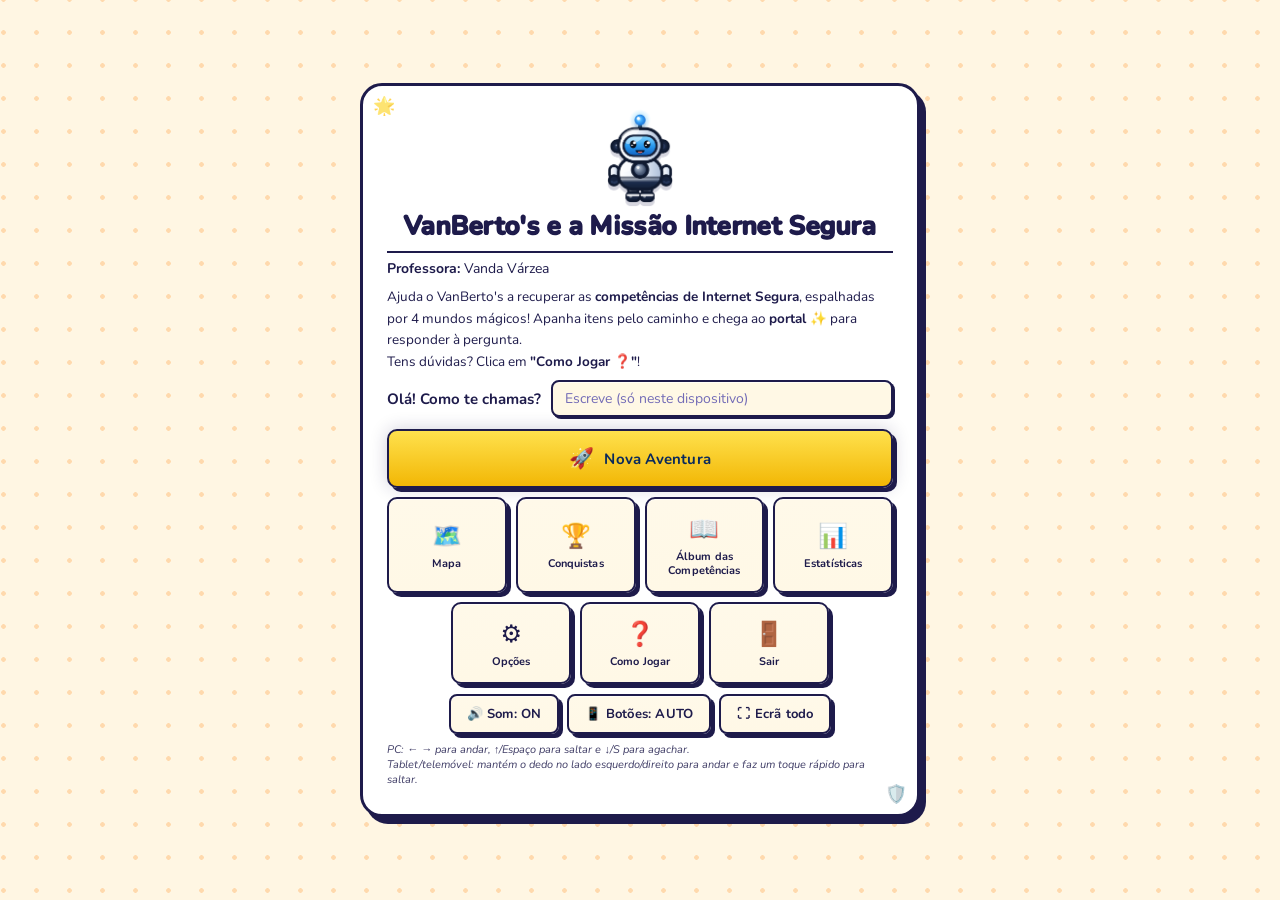
<file: Missao_Internet_Segura_v14/index.html>
<!DOCTYPE html>
<html lang="pt-PT">
<head>
  <meta charset="UTF-8" />
  <!-- Content-Security-Policy: só código e ficheiros do próprio jogo, sem ligações a outros sites.
       Os 2 scripts inline estão autorizados pelo hash (sha256): se editares o texto desses scripts, o hash muda e o
       jogo deixa de arrancar — corre «node _dev/check.mjs», que o verifica e diz o valor novo. -->
  <meta http-equiv="Content-Security-Policy" content="default-src 'self'; script-src 'self' 'sha256-tq0er9YgMj5AkKnbnJ71mtSdWXq0f/aPoTRiW0I1sjM=' 'sha256-RuAraqiv2FYLC8N/puUYLXADGlp3wvWWcwLwcx2Vc4c='; style-src 'self' 'unsafe-inline'; img-src 'self' data: blob:; media-src 'self' data: blob:; font-src 'self'; connect-src 'self' data: blob:; worker-src 'self'; manifest-src 'self'; object-src 'none'; base-uri 'self'; form-action 'none'" />
  <meta name="viewport" content="width=device-width,initial-scale=1,maximum-scale=1,viewport-fit=cover" />
  <meta name="description" content="VanBerto's e a Missão Internet Segura: jogo educativo sobre segurança online para crianças." />
  <meta name="theme-color" content="#35d7ff" />
  <link rel="icon" type="image/x-icon" href="favicon.ico" />
  <link rel="icon" type="image/png" sizes="16x16" href="favicon-16x16.png" />
  <link rel="icon" type="image/png" sizes="32x32" href="favicon-32x32.png" />
  <link rel="icon" type="image/png" sizes="48x48" href="favicon-48x48.png" />
  <link rel="apple-touch-icon" sizes="180x180" href="apple-touch-icon.png" />
  <link rel="manifest" href="manifest.json" />
  <meta name="apple-mobile-web-app-capable" content="yes" />
  <meta name="apple-mobile-web-app-title" content="VanBerto's" />
  <title>VanBerto's e a Missão Internet Segura</title>
  <link rel="stylesheet" href="dia-crianca.css?v=20261108is20" />
</head>
<body>

  <!-- ═══════════════════════════════════════════
       ERRO INESPERADO — rede de segurança
       Registada o mais cedo possível (antes do Phaser e do resto do jogo), para apanhar também
       falhas durante o carregamento. Ver a explicação e os testes em dia-crianca.js / _dev/smoke.py.
  ═══════════════════════════════════════════ -->
  <div id="fatalErrorOverlay" style="display:none;position:fixed;inset:0;z-index:99999;background: rgba(255,247,226,0.92);align-items:center;justify-content:center;padding:16px;font-family:'Baloo 2',sans-serif;">
    <div style="max-width:420px;width:100%;background: #fff8e7;border: 3px solid #1e1b4b;border-radius:14px;padding:22px 24px;text-align:center;color: #1e1b4b;box-shadow: 0 0 40px rgba(30,27,75,0.20);">
      <div style="font-size:40px;margin-bottom:6px;">😵</div>
      <h2 style="margin:0 0 8px;color: #1e1b4b;font-size:20px;">Ups, algo correu mal!</h2>
      <p style="margin:0 0 6px;font-size:14px;line-height:1.5;">Não é culpa tua — o jogo encontrou um problema inesperado.</p>
      <p style="margin:0 0 16px;font-size:13px;line-height:1.5;opacity:0.85;">O teu progresso já está guardado neste dispositivo. Tenta recarregar; se acontecer sempre, pede a um adulto para avisar quem fez o jogo.</p>
      <button id="btnFatalReload" style="font:inherit;font-weight:800;font-size:15px;padding:10px 22px;border-radius:10px;border: 2px solid #1e1b4b;background: linear-gradient(180deg,#d6f4ff,#d6f4ff);color: #1e1b4b;cursor:pointer;">🔄 Recarregar o jogo</button>
      <p id="fatalErrorDetail" style="margin:14px 0 0;font-size:10px;opacity:0.5;word-break:break-word;"></p>
    </div>
  </div>
  <script>
    (function () {
      var shown = false;
      function showFatal(message) {
        if (shown) return; shown = true; // só a 1.ª vez — evita várias sobrepostas se houver mais do que um erro
        var ov = document.getElementById("fatalErrorOverlay");
        if (!ov) { console.error("[VanBerto's] erro fatal, sem overlay para o mostrar:", message); return; }
        ov.style.display = "flex";
        var detail = document.getElementById("fatalErrorDetail");
        if (detail && message) detail.textContent = String(message).slice(0, 200);
      }
      window.addEventListener("error", function (e) { showFatal(e.message || e.error); });
      window.addEventListener("unhandledrejection", function (e) { showFatal((e.reason && e.reason.message) || e.reason); });
      document.getElementById("btnFatalReload").addEventListener("click", function () { location.reload(); });
      // Gancho para os testes (_dev/smoke.py) simularem um erro real sem mexer no resto do jogo.
      window.__vb_triggerFatalError = function () { setTimeout(function () { throw new Error("erro de teste"); }); };
    })();
  </script>

  <div id="game"></div>

  <!-- ═══════════════════════════════════════════
       MENU PRINCIPAL
  ═══════════════════════════════════════════ -->
  <div id="startOverlay" class="overlay">
    <div class="card">
      <img class="start-robot" src="vanberto_real.png" alt="VanBerto's, o robô" width="96" height="96" />
      <h1>VanBerto's e a Missão Internet Segura</h1>
      <p class="sub"><strong>Professora:</strong> Vanda Várzea</p>
      <p class="desc">
        Ajuda o VanBerto's a recuperar as <strong>competências de Internet Segura</strong>,
        espalhadas por 4 mundos mágicos! Apanha itens pelo caminho e chega ao <strong>portal ✨</strong>
        para responder à pergunta.<br>
        Tens dúvidas? Clica em <strong>"Como Jogar ❓"</strong>!
      </p>
      <div class="name-row">
        <label for="playerName">Olá! Como te chamas?</label>
        <input type="text" id="playerName" maxlength="20" placeholder="Escreve (só neste dispositivo)" autocomplete="off" />
      </div>

      <!-- MENU PRINCIPAL — grelha de opções -->
      <div class="main-menu-grid">
        <button id="btnStart" class="btn primary menu-tile">🚀<span>Nova Aventura</span></button>
        <button id="btnOpenMap" class="btn menu-tile">🗺️<span>Mapa</span></button>
        <button id="btnAchievements" class="btn menu-tile">🏆<span>Conquistas</span></button>
        <button id="btnAlbum" class="btn menu-tile">📖<span>Álbum das Competências</span></button>
        <button id="btnStats" class="btn menu-tile">📊<span>Estatísticas</span></button>
        <button id="btnOptions" class="btn menu-tile">⚙️<span>Opções</span></button>
        <button id="btnHow" class="btn menu-tile">❓<span>Como Jogar</span></button>
        <button id="btnExitGame" class="btn menu-tile">🚪<span>Sair</span></button>
      </div>

      <div class="row">
        <button id="btnMute" class="btn">🔊 Som: ON</button>
        <button id="btnTouchToggleStart" class="btn">📱 Botões: AUTO</button>
        <button id="btnFullscreen" class="btn">⛶ Ecrã todo</button>
      </div>
      <p class="tiny">
        <span class="hint-pc">PC: ← → para andar, ↑/Espaço para saltar e ↓/S para agachar.<br></span>
        Tablet/telemóvel: mantém o dedo no lado esquerdo/direito para andar e faz um toque rápido para saltar.
      </p>
      <p class="tiny" id="versionTag" hidden aria-hidden="true" style="display:none !important;">Versão 20261108is20</p>
    </div>
  </div>

  <!-- ═══════════════════════════════════════════
       NÍVEL DE DIFICULDADE — Fácil / Difícil
       Pedido do Berto: o jogo era só para 1º/2º ciclo; este ano é preciso
       também para 3º ciclo e secundário. Mostrado sempre que se clica em
       "Nova Aventura" (ver btnStart em dia-crianca.js), antes de reiniciar
       o progresso e abrir o mapa. Também pode ser mudado mais tarde em
       Opções (optBtnDifficulty), sem ser preciso recomeçar tudo.
  ═══════════════════════════════════════════ -->
  <div id="difficultyOverlay" class="overlay hidden" role="dialog" aria-modal="true" aria-label="Escolher nível de dificuldade">
    <div class="card">
      <h1>🎯 Escolhe o nível</h1>
      <p class="desc">Isto ajusta as perguntas do quiz e o desafio dos vilões/chefes.</p>
      <div class="difficulty-options">
        <button id="btnDiffFacil" class="btn difficulty-tile diff-facil">😊<span>Fácil</span></button>
        <button id="btnDiffDificil" class="btn difficulty-tile diff-dificil">🎓<span>Difícil</span></button>
        <button id="btnDiffExtremo" class="btn difficulty-tile diff-extremo">🔥<span>Extremo</span></button>
      </div>
      <p class="tiny">😊 Fácil — ritmo habitual.<br>🎓 Difícil — perguntas mais aprofundadas, vilões/chefes mais rápidos e menos vidas.<br>🔥 Extremo — só 1 vida, vilões/chefes ainda mais rápidos, quase sem Star Power.</p>
    </div>
  </div>

  <!-- ═══════════════════════════════════════════
       HISTÓRIA PRINCIPAL — introdução narrativa
  ═══════════════════════════════════════════ -->
  <div id="mainStoryOverlay" class="overlay hidden" role="dialog" aria-modal="true" aria-label="História principal">
    <div class="card history-card main-story-card">
      <div class="main-story-robot">
        <img src="vanberto_real.png" alt="VanBerto's" class="main-story-robot-img" />
        <div class="main-story-particles" aria-hidden="true"></div>
      </div>
      <div class="history-header">
        <span class="history-icon">🌟</span>
        <div>
          <h2>VanBerto's precisa de ajuda!</h2>
          <p class="history-subtitle">A missão começa agora</p>
        </div>
      </div>
      <p class="history-text">Olá! Eu sou o VanBerto's! Algo terrível aconteceu! As competências de Internet Segura desapareceram do mundo digital e foram espalhadas por 4 mundos mágicos. Preciso da tua ajuda para as recuperar todas e devolver a internet segura a todas as crianças!</p>
      <div class="row">
        <button id="btnMainStoryContinue" class="btn primary">Vamos lá! 🗺️ ▶</button>
      </div>
    </div>
  </div>

  <!-- ═══════════════════════════════════════════
       MAPA DA AVENTURA
  ═══════════════════════════════════════════ -->
  <div id="mapOverlay" class="overlay hidden" role="dialog" aria-modal="true" aria-label="Mapa da Aventura">
    <div class="card map-card">
      <div class="card-seal" aria-hidden="true">🗺️</div>
      <h2>🗺️ Mapa da Aventura</h2>
      <p class="map-progress-line">
        <span id="mapProgressPct">0%</span> concluído ·
        <span id="mapStarsTotal">0</span> ⭐ obtidas
      </p>
      <div class="map-progress-track"><div id="mapProgressFill" class="map-progress-fill"></div></div>

      <div id="mapRegionsGrid" class="map-regions-grid"><!-- preenchido via JS --></div>

      <p class="tiny map-hint">💡 Toca numa região desbloqueada para começar esse troço da aventura.</p>
      <div class="row">
        <button id="btnCloseMap" class="btn primary">Fechar</button>
        <button id="btnMapMenu" class="btn">🏠 Menu principal</button>
        <button id="btnMapExit" class="btn">🚪 Sair do jogo</button>
      </div>
    </div>
  </div>

  <div id="worldMapOverlay" class="overlay hidden" role="dialog" aria-modal="true" aria-label="Mapa do Mundo">
    <div class="world-map-panel" id="worldMapPanel">
      <button type="button" id="btnBackToMap" class="world-map-back" aria-label="Voltar ao mapa">← Mundos</button>
      <div class="world-map-title">
        <div class="world-map-icon" id="worldMapIcon" aria-hidden="true"></div>
        <div class="world-map-text">
          <h2 id="worldMapName"></h2>
          <p id="worldMapSub"></p>
        </div>
      </div>
      <div class="world-map-progress" id="worldMapProgress"></div>
      <div id="worldMapNodes" class="world-map-nodes"><!-- preenchido via JS --></div>
    </div>
  </div>

  <!-- ═══════════════════════════════════════════
       CONQUISTAS
  ═══════════════════════════════════════════ -->
  <div id="achievementsOverlay" class="overlay hidden" role="dialog" aria-modal="true" aria-label="Conquistas">
    <div class="card achievements-card">
      <div class="card-seal" aria-hidden="true">🏆</div>
      <h2>🏆 Conquistas</h2>
      <p class="map-progress-line">
        Desbloqueadas: <span id="achievementsCounter" style="color: #1e1b4b;">0/7</span>
      </p>
      <div id="achievementsGrid" class="achievements-grid"><!-- preenchido via JS --></div>
      <div class="row">
        <button id="btnCloseAchievements" class="btn primary">Fechar</button>
      </div>
    </div>
  </div>

  <!-- ═══════════════════════════════════════════
       ÁLBUM DOS DIREITOS
  ═══════════════════════════════════════════ -->
  <div id="albumOverlay" class="overlay hidden" role="dialog" aria-modal="true" aria-label="Álbum das Competências">
    <div class="card album-card-outer">
      <div class="card-seal" aria-hidden="true">📖</div>
      <h2>📖 Álbum das Competências</h2>
      <p class="map-progress-line">
        Coleção: <span id="albumProgressPct" style="color: #1e1b4b;">0%</span> concluída
      </p>
      <div class="map-progress-track"><div id="albumProgressFill" class="map-progress-fill"></div></div>
      <div id="albumGrid" class="album-grid"><!-- preenchido via JS --></div>
      <div class="row">
        <button id="btnCloseAlbum" class="btn primary">Fechar</button>
      </div>
    </div>
  </div>

  <!-- ═══════════════════════════════════════════
       ESTATÍSTICAS
  ═══════════════════════════════════════════ -->
  <div id="statsOverlay" class="overlay hidden" role="dialog" aria-modal="true" aria-label="Estatísticas">
    <div class="card stats-card">
      <div class="card-seal" aria-hidden="true">📊</div>
      <h2>📊 As Tuas Estatísticas</h2>
      <div id="statsContent" class="stats-content" tabindex="0" role="region" aria-label="Lista de estatísticas"><!-- preenchido via JS --></div>
      <p class="stats-note">🔒 O teu nome e o teu progresso ficam só neste dispositivo. «Limpar tudo» apaga-os.</p>
      <div class="row">
        <button id="btnCloseStats" class="btn primary">Fechar</button>
        <button id="btnResetStats" class="btn stats-reset-btn">🗑️ Limpar tudo</button>
      </div>
    </div>
  </div>

  <!-- ═══════════════════════════════════════════
       OPÇÕES
  ═══════════════════════════════════════════ -->
  <div id="optionsOverlay" class="overlay hidden" role="dialog" aria-modal="true" aria-label="Opções">
    <div class="card options-card">
      <div class="card-seal" aria-hidden="true">⚙️</div>
      <h2>⚙️ Opções</h2>

      <div id="optionsScroll" class="options-scroll" tabindex="0" role="region" aria-label="Lista de opções">
      <div class="options-section">
        <p class="options-section-title">🔊 Áudio</p>
        <label class="options-toggle-row">
          <span>Som do jogo</span>
          <button id="optBtnSound" class="option-toggle-btn">🔊 ON</button>
        </label>
      </div>

      <div class="options-section">
        <p class="options-section-title">🎯 Dificuldade</p>
        <label class="options-toggle-row">
          <span>Nível (perguntas do quiz e desafio de vilões/chefes)</span>
          <button id="optBtnDifficulty" class="option-toggle-btn">😊 Fácil</button>
        </label>
        <p class="tiny">Só faz efeito a partir do próximo nível/combate — não interrompe o que já estás a jogar.</p>
      </div>

      <div class="options-section">
        <p class="options-section-title">♿ Acessibilidade</p>
        <label class="options-toggle-row">
          <span>Alto Contraste (também tecla <kbd>H</kbd>)</span>
          <button id="optBtnHC" class="option-toggle-btn">⬛ OFF</button>
        </label>
        <label class="options-toggle-row">
          <span>Botões tácteis (móvel)</span>
          <button id="optBtnTouch" class="option-toggle-btn">📱 AUTO</button>
        </label>
      </div>

      <div class="options-section" id="optionsOfflineSection" style="display:none">
        <p class="options-section-title">📶 Jogar sem rede</p>
        <label class="options-toggle-row">
          <span>Guarda o jogo neste aparelho, para funcionar sem internet</span>
          <button id="optBtnDownloadAll" class="option-toggle-btn">⬇️ Guardar tudo</button>
        </label>
        <p class="tiny" id="offlineDownloadStatus"></p>
      </div>

      <div class="options-section">
        <p class="options-section-title">🖥️ Ecrã</p>
        <label class="options-toggle-row">
          <span>Ecrã completo (também tecla <kbd>F</kbd>)</span>
          <button id="optBtnFS" class="option-toggle-btn">⛶ Entrar</button>
        </label>
      </div>

      <div class="options-section">
        <p class="options-section-title">📋 Atalhos de teclado</p>
        <div class="options-keys-grid">
          <span><kbd>← →</kbd></span><span>Mover o VanBerto's</span>
          <span><kbd>↑</kbd> / <kbd>Espaço</kbd></span><span>Saltar</span>
          <span><kbd>↓</kbd> / <kbd>S</kbd></span><span>Agachar</span>
          <span><kbd>H</kbd></span><span>Alto Contraste</span>
          <span><kbd>F</kbd></span><span>Ecrã completo</span>
        </div>
      </div>

      </div>

      <div class="row">
        <button id="btnCloseOptions" class="btn primary">Guardar e Fechar</button>
      </div>
    </div>
  </div>

  <!-- ═══════════════════════════════════════════
       CERTIFICADO FINAL
  ═══════════════════════════════════════════ -->
  <div id="certificateOverlay" class="overlay hidden" role="dialog" aria-modal="true" aria-label="Certificado">
    <div class="card certificate-card">
      <div class="certificate-header">
        <div class="certificate-seal">🏛️</div>
        <h2 class="certificate-title" id="certTitle">Certificado Oficial</h2>
        <p class="certificate-subtitle" id="certSubtitle">de Guardião da Internet Segura</p>
      </div>
      <div class="certificate-robot">
        <img src="vanberto_real.png" alt="VanBerto's" class="certificate-robot-img" />
      </div>
      <div class="certificate-body">
        <p class="certificate-text">Este certificado é atribuído a</p>
        <p class="certificate-name" id="certPlayerName">Ciber-Herói</p>
        <p class="certificate-text" id="certIntro2">que, com coragem, atenção e sabedoria, concluiu a missão das</p>
        <p class="certificate-highlight" id="certHighlight">20 Competências de Internet Segura</p>
        <p class="certificate-text" id="certOutro">tornando-se oficialmente Guardião da Internet Segura.</p>
      </div>
      <div class="certificate-stats">
        <div class="cert-stat"><span class="cert-stat-icon">🌟</span><strong id="certScore">0</strong><span>pontos</span></div>
        <div class="cert-stat"><span class="cert-stat-icon">✅</span><strong id="certCorrect">—</strong><span>acertos</span></div>
        <div class="cert-stat"><span class="cert-stat-icon">⭐</span><strong id="certStars">—</strong><span>estrelas</span></div>
        <div class="cert-stat"><span class="cert-stat-icon">🏆</span><strong id="certMedal">—</strong><span>medalha</span></div>
      </div>
      <p class="certificate-date" id="certDate"></p>
      <div class="certificate-signature">
        <div class="cert-sig-line"></div>
        <p class="cert-sig-name">✦ © Prof.ª Vanda Várzea ✦</p>
        <p class="cert-sig-role">Professora de Tecnologias de Informação e Comunicação</p>
      </div>
      <div class="row" style="margin-top:14px;">
        <button id="btnCertBack" class="btn">← Voltar</button>
        <button id="btnCertPrint" class="btn">🖨️ Imprimir</button>
        <button id="btnCertRestart" class="btn primary">🔄 Jogar de novo</button>
      </div>
    </div>
  </div>

  <!-- ═══════════════════════════════════════════
       "DIREITO RECUPERADO!" — popup curto
  ═══════════════════════════════════════════ -->
  <div id="rightRecoveredOverlay" aria-hidden="true">
    <div id="rightRecoveredPanel">
      <div class="rr-icon">✅</div>
      <p class="rr-title">Competência recuperada!</p>
      <p class="rr-name" id="rrName"></p>
    </div>
  </div>

  <!-- ═══════════════════════════════════════════
       MENSAGEM DINÂMICA (feedback contextual)
  ═══════════════════════════════════════════ -->
  <div id="dynamicMsgOverlay" aria-hidden="true">
    <div id="dynamicMsgPanel">
      <p id="dynamicMsgText"></p>
    </div>
  </div>

  <!-- ═══════════════════════════════════════════
       COMO JOGAR
  ═══════════════════════════════════════════ -->
  <div id="howOverlay" class="overlay hidden" role="dialog" aria-modal="true" aria-label="Como jogar">
    <div class="card" style="max-height:88dvh;overflow-y:auto;padding:18px 20px;">
      <h2 style="margin-bottom:4px;">Como jogar</h2>
      <p style="font-size:11px;color: #3730a3;margin:0 0 12px;font-style:italic;">Lê com atenção antes de começar!</p>

      <!-- OBJETIVO -->
      <p style="font-weight:700;font-size:13px;color: #3730a3;margin:8px 0 4px;">🎯 Objetivo</p>
      <p style="font-size:12px;color: #1e1b4b;margin:0 0 10px;line-height:1.6;">
        Chega ao <strong>portal ✨</strong> no fim de cada nível. Quando chegares, aparece uma <strong>pergunta</strong> sobre Internet Segura — responde corretamente para avançar! O jogo tem <strong>20 níveis</strong>.
      </p>

      <!-- DIFICULDADE -->
      <p style="font-weight:700;font-size:13px;color: #3730a3;margin:8px 0 6px;">🎯 Nível de Dificuldade</p>
      <div style="display:flex;flex-direction:column;gap:6px;margin-bottom:10px;">
        <div style="background: rgba(196,246,214,0.12);border: 1px solid rgba(30,27,75,0.3);border-radius:8px;padding:7px 10px;font-size:12px;color: #1e1b4b;line-height:1.5;">
          😊 <strong>Fácil</strong><br>
          <span style="color: #1e1b4b;">Ritmo habitual — a experiência original do jogo.</span>
        </div>
        <div style="background: rgba(214,244,255,0.14);border: 1px solid rgba(30,27,75,0.3);border-radius:8px;padding:7px 10px;font-size:12px;color: #1e1b4b;line-height:1.5;">
          🎓 <strong>Difícil</strong><br>
          <span style="color: #1e1b4b;">Perguntas mais aprofundadas, vilões/chefes mais rápidos, menos vidas.</span>
        </div>
        <div style="background: rgba(255,30,30,0.14);border: 1px solid rgba(255,80,80,0.35);border-radius:8px;padding:7px 10px;font-size:12px;color: #1e1b4b;line-height:1.5;">
          🔥 <strong>Extremo</strong><br>
          <span style="color: #b91c1c;">Só 1 vida, vilões/chefes ainda mais rápidos, quase sem Star Power.</span>
        </div>
      </div>
      <p style="font-size:11px;color: #3730a3;margin:0 0 10px;font-style:italic;">
        💡 Podes escolher ou mudar isto a qualquer momento em Opções.
      </p>

      <!-- VILÕES -->
      <p style="font-weight:700;font-size:13px;color: #3730a3;margin:8px 0 6px;">👾 Os Vilões — cuidado com cada tipo!</p>
      <div style="display:flex;flex-direction:column;gap:6px;margin-bottom:10px;">
        <div style="background: rgba(255,30,0,0.12);border: 1px solid rgba(255,80,80,0.3);border-radius:8px;padding:7px 10px;font-size:12px;color: #1e1b4b;line-height:1.5;">
          🔴 <strong>Trapalhão</strong> — pequeno (o mais fácil)<br>
          <span style="color: #b91c1c;">Patrulha uma zona pequena em vai-e-vem. Lenta e previsível — boa para treinar!</span>
        </div>
        <div style="background: rgba(255,250,238,0.14);border: 1px solid rgba(30,27,75,0.3);border-radius:8px;padding:7px 10px;font-size:12px;color: #1e1b4b;line-height:1.5;">
          🔵 <strong>Saltitão</strong> — médio<br>
          <span style="color: #1e1b4b;">Patrulha horizontalmente e salta de vez em quando. Mantém distância!</span>
        </div>
        <div style="background: rgba(196,246,214,0.12);border: 1px solid rgba(30,27,75,0.3);border-radius:8px;padding:7px 10px;font-size:12px;color: #1e1b4b;line-height:1.5;">
          🟢 <strong>Perseguilão</strong> — grande (o mais perigoso)<br>
          <span style="color: #1e1b4b;">Salta frequentemente e dirige-se ao jogador. Aparece nos níveis mais avançados — muito cuidado!</span>
        </div>
      </div>
      <p style="font-size:11px;color: #3730a3;margin:0 0 10px;font-style:italic;">
        💡 Se apanhares a estrela ⭐, podes atropelar qualquer vilão durante 8 segundos!
      </p>

      <!-- ITENS -->
      <p style="font-weight:700;font-size:13px;color: #3730a3;margin:8px 0 6px;">🎁 O que apanhar</p>
      <ul style="margin:0 0 10px;padding-left:18px;font-size:12px;color: #1e1b4b;line-height:1.9;">
        <li>⭐ <strong>Estrela</strong> — ativa o <strong>Star Power por 8s</strong>: atropela vilões e ganha pontos!</li>
        <li>🛡️ <strong>Escudo</strong> — fica maior e <strong>invencível por 8s</strong>; absorve um golpe de vilão</li>
        <li>🦅 <strong>Asas</strong> — permite <strong>saltar duas vezes</strong> no ar durante 10s (muito útil em plataformas altas!)</li>
        <li>❤️ <strong>Coração</strong> — ganha <strong>+1 vida</strong> (máximo 5 vidas)</li>
        <li>🔐 <strong>Chip de Segurança / 🔑 Chave / 🏅 Medalha</strong> — valem <strong>pontos bónus</strong></li>
        <li>❓ <strong>Ponto de interrogação</strong> — esconde um item surpresa! Passa por cima para revelar</li>
      </ul>
      <p style="font-size:11px;color: #3730a3;margin:0 0 10px;font-style:italic;">
        💡 Se perderes uma vida, <strong>todos os itens voltam a aparecer</strong> — podes apanhá-los de novo!
      </p>

      <!-- PLATAFORMAS ESPECIAIS -->
      <p style="font-weight:700;font-size:13px;color: #3730a3;margin:8px 0 6px;">🟡 Plataformas especiais</p>
      <ul style="margin:0 0 10px;padding-left:18px;font-size:12px;color: #1e1b4b;line-height:1.9;">
        <li>↔ <strong>Setas horizontais</strong> — a plataforma move-se da esquerda para a direita</li>
        <li>↕ <strong>Setas verticais</strong> — a plataforma sobe e desce</li>
        <li>🟠 <strong>Trampolim</strong> — catapulta-te muito mais alto que um salto normal!</li>
      </ul>

      <!-- CANOS -->
      <p style="font-weight:700;font-size:13px;color: #3730a3;margin:8px 0 6px;">🚇 Canos</p>
      <ul style="margin:0 0 10px;padding-left:18px;font-size:12px;color: #1e1b4b;line-height:1.9;">
        <li>Chega-te perto de um cano e carrega <strong>↓</strong> (ou <strong>S</strong>) para tentares um atalho!</li>
        <li>🎁 Alguns levam a uma <strong>sala secreta</strong>, com uma recompensa e uma curiosidade à espera</li>
        <li>Nem todos os canos são de entrar — alguns são só obstáculos, tens de lhes saltar por cima!</li>
      </ul>

      <!-- PONTUAÇÃO -->
      <p style="font-weight:700;font-size:13px;color: #3730a3;margin:8px 0 6px;">⭐ Pontuação</p>
      <ul style="margin:0 0 10px;padding-left:18px;font-size:12px;color: #1e1b4b;line-height:1.9;">
        <li>✅ Resposta certa à primeira → <strong>+100 pontos por nível</strong></li>
        <li>🥇 Nível sem perder nenhuma vida → <strong>bónus +50 pontos</strong></li>
        <li>💥 Atropelar vilão com Star Power → <strong>+50 pontos por vilão</strong></li>
      </ul>

      <!-- ESTRELAS COLECIONÁVEIS -->
      <p style="font-weight:700;font-size:13px;color: #3730a3;margin:8px 0 6px;">⭐ Estrelas Colecionáveis (por nível)</p>
      <ul style="margin:0 0 10px;padding-left:18px;font-size:12px;color: #1e1b4b;line-height:1.9;">
        <li>⭐ 1ª estrela — encontraste segredos escondidos no nível</li>
        <li>⭐ 2ª estrela — completaste sem perder nenhuma vida</li>
        <li>⭐ 3ª estrela — acertaste a pergunta à primeira tentativa</li>
      </ul>

      <!-- CONTROLOS -->
      <p style="font-weight:700;font-size:13px;color: #3730a3;margin:8px 0 4px;">🖥️ Controlos — PC / Teclado</p>
      <p style="margin:2px 0 8px;font-size:12px;color: #1e1b4b;">← → para andar &nbsp;|&nbsp; ↑ ou Espaço para saltar &nbsp;|&nbsp; ↓ ou S para agachar &nbsp;|&nbsp; <strong style="color: #1e1b4b;">P</strong> — pausa &nbsp;|&nbsp; <strong style="color: #1e1b4b;">H</strong> — alto contraste &nbsp;|&nbsp; <strong style="color: #1e1b4b;">F</strong> — ecrã todo</p>
      <p style="font-weight:700;font-size:13px;color: #3730a3;margin:4px 0 4px;">📱 Tablet / Telemóvel</p>
      <p style="margin:2px 0 14px;font-size:12px;color: #1e1b4b;">Mantém o dedo no lado esquerdo/direito para andar · Toque rápido para saltar</p>

      <button id="btnCloseHow" class="btn primary" style="width:100%;">Entendido — vamos jogar! ▶</button>
    </div>
  </div>

  <!-- ═══════════════════════════════════════════
       MODAL PERGUNTA
  ═══════════════════════════════════════════ -->
  <div id="quizOverlay" class="overlay hidden" role="dialog" aria-modal="true" aria-labelledby="quizQuestion">
    <div class="card">
      <div class="card-seal" aria-hidden="true">🔐</div>
      <p id="quizQuestion" class="q" aria-live="polite"></p>
      <div id="quizAnswers" class="answers" role="group" aria-label="Opções de resposta"></div>
      <p id="quizFeedback" class="feedback" aria-live="assertive"></p>
      <p id="quizExplanation" class="explanation hidden"></p>
      <button id="btnCloseQuiz" class="btn hidden">Continuar</button>
    </div>
  </div>

  <!-- CONTROLO DO PROFESSOR — botão ☰ único durante o jogo -->
  <div id="teacherControls" style="position:fixed;top:10px;right:10px;z-index:9500;">
    <!-- NOME DO JOGADOR — HUD HTML (ao lado do ☰, para não tapar o texto do HUD do jogo, à esquerda) -->
    <div id="playerNameHtml" style="
      display:none; align-self:center; margin-right:8px;
      font-family:'Baloo 2',sans-serif; font-size:17px; font-weight:900;
      color: #1e1b4b; text-shadow: none;
      pointer-events:none; letter-spacing:0.3px;
      background: rgba(255,247,226,0.55); border-radius:8px; padding:4px 10px;
      border: 1px solid rgba(30,27,75,0.25); white-space:nowrap;
    "></div>
    <button id="btnTeacherMenu" class="btn" aria-label="Menu do jogo" title="Menu">☰ Menu</button>
    <!-- Botões fantasma — usados internamente pelo JS para compatibilidade -->
    <button id="btnFullscreenGame" style="display:none"></button>
    <button id="btnTouchToggle"    style="display:none"></button>
    <button id="btnPause"          style="display:none"></button>
    <button id="btnInGameMap"      style="display:none"></button>
    <button id="btnInGameAchievements" style="display:none"></button>
    <button id="btnInGameAlbum"    style="display:none"></button>
    <button id="btnInGameStats"    style="display:none"></button>
    <button id="btnInGameOptions"  style="display:none"></button>
    <button id="btnInGameHow"      style="display:none"></button>
    <button id="btnRestartLevel"   style="display:none"></button>
    <button id="btnGoToLevel"      style="display:none"></button>
    <button id="btnRestartGame"    style="display:none"></button>
  </div>

  <!-- MENU SUSPENSO — acessível durante o jogo via botão ☰ -->
  <div id="teacherMenuPanel">
    <p class="tmenu-section">📋 Ver</p>
    <button id="mBtnMap"          class="btn">🗺️ Mapa da Aventura</button>
    <button id="mBtnAchievements" class="btn">🏆 Conquistas</button>
    <button id="mBtnAlbum"        class="btn">📖 Álbum das Competências</button>
    <button id="mBtnStats"        class="btn">📊 Estatísticas</button>
    <button id="mBtnErrors"       class="btn">🧠 Rever Erros</button>
    <button id="mBtnCertificate"  class="btn">🏅 Certificado</button>
    <button id="mBtnHow"          class="btn">❓ Como Jogar</button>

    <p class="tmenu-section">⚙️ Jogo</p>
    <button id="mBtnPause"        class="btn">⏸ Pausa / Continuar</button>
    <button id="mBtnOptions"      class="btn">⚙️ Opções</button>
    <button id="mBtnFullscreen"   class="btn">⛶ Ecrã todo</button>
    <button id="mBtnTouch"        class="btn">📱 Botões tácteis</button>

    <p class="tmenu-section">🔄 Nível</p>
    <button id="mBtnLevel"        class="btn">🔄 Reiniciar este nível</button>
    <button id="mBtnGoToLevel"    class="btn">🎯 Ir para nível…</button>
    <button id="mBtnRestart"      class="btn">🔁 Recomeçar do início</button>

    <p class="tmenu-section">🚪 Sair</p>
    <button id="mBtnExit"         class="btn tmenu-exit-btn">🚪 Menu Inicial</button>
  </div>

  <!-- ═══════════════════════════════════════════
       MODAL HISTÓRIA (entre níveis)
  ═══════════════════════════════════════════ -->
  <div id="historyOverlay" class="overlay hidden">
    <div class="card history-card">
      <div class="history-header">
        <span class="history-icon">🛡️</span>
        <div>
          <h2>Internet Segura</h2>
          <p class="history-subtitle">Sabias que…?</p>
        </div>
      </div>
      <p id="historyText" class="history-text"></p>
      <div class="row">
        <button id="btnHistory" class="btn primary">Continuar ▶</button>
      </div>
    </div>
  </div>

  <!-- ═══════════════════════════════════════════
       GAME OVER
  ═══════════════════════════════════════════ -->
  <div id="gameOverOverlay" class="overlay hidden">
    <div class="card gameover-card">
      <h2>Missão Falhada!</h2>
      <div class="gameover-robot-stage" aria-hidden="true">
        <div class="gameover-tears">💧&nbsp;💧</div>
        <img class="gameover-robot-img" src="vanberto_real.png" alt="" />
        <div class="gameover-robot-shadow"></div>
      </div>
      <p class="sub">Ficaste sem vidas! A internet precisa de ti — não desistas!</p>
      <button id="btnReviewModeGO" class="btn" style="display:none;width:100%;margin-bottom:10px;">📋 Ver erros</button>
      <div class="row">
        <button id="btnRetry" class="btn primary">🔄 Tentar de novo</button>
        <button id="btnExit" class="btn">🏠 Menu</button>
      </div>
    </div>
  </div>

  <!-- ═══════════════════════════════════════════
       VITÓRIA FINAL
  ═══════════════════════════════════════════ -->
  <div id="winOverlay" class="overlay hidden" role="dialog" aria-modal="true">
    <div class="card win-card">
      <div class="win-icon">🏆</div>
      <h2>Missão Concluída!</h2>
      <p class="win-name">Parabéns, <span id="winPlayerName">Ciber-Herói</span>!</p>

      <div class="win-robot-stage" aria-hidden="true">
        <img class="win-robot-img" src="vanberto_real.png" alt="VanBerto's" />
        <div class="win-robot-shadow"></div>
        <div class="win-robot-notes">🎵<span>🎶</span>🎵</div>
      </div>

      <div class="win-stats">
        <div class="win-stat">⭐ <strong id="winScore">0</strong> pontos</div>
        <div class="win-stat">✅ Respostas certas: <strong id="winPct">—</strong></div>
        <div class="win-stat win-medal" id="winMedal">🥇 Excelente!</div>
      </div>

      <!-- TABS -->
      <div id="winTabs" class="win-tabs">
        <button class="win-tab active" data-panel="winPanelReport">📋 Relatório</button>
        <button class="win-tab" data-panel="winPanelRights">🏅 Competências</button>
      </div>
      <!-- PAINEL RELATÓRIO -->
      <div id="winPanelReport" class="win-panel active">
        <div id="winThemeErrors" style="display:none;margin:10px 0;">
          <p style="font-weight:700;font-size:12px;color: #1e1b4b;margin:0 0 6px;">📊 Erros por tema</p>
          <table id="winThemeTable" style="width:100%;border-collapse:collapse;font-size:11px;color: #1e1b4b;"></table>
        </div>
        <button id="btnReviewMode" class="btn" style="display:none;margin-top:6px;">📋 Ver erros</button>
      </div>
      <!-- PAINEL COMPETÊNCIAS CONQUISTADAS -->
      <div id="winPanelRights" class="win-panel">
        <p style="font-size:11px;color: #3730a3;margin:4px 0 8px;text-align:center;">🏅 As 20 Competências que recuperaste</p>
        <div id="winRightsGrid" class="win-rights-grid"></div>
      </div>
      <!-- BOTÕES -->
      <div class="row" style="margin-top:12px;">
        <button id="btnWinRestart" class="btn">🔄 Jogar de novo</button>
        <button id="btnWinCertificate" class="btn primary">🎓 Certificado</button>
      </div>
    </div>
  </div>

  <!-- ═══════════════════════════════════════════
       PAUSA — overlay informativo
  ═══════════════════════════════════════════ -->
  <div id="pauseInfoOverlay" class="hidden">
    <div class="pause-card">
      <p class="pause-title"><span>⏸</span> PAUSA</p>
      <div class="pause-robot-wrap" aria-hidden="true">
        <img class="pause-robot-img" src="vanberto_real.png" alt="" />
      </div>
      <div class="pause-info-grid">
        <div class="pause-info-box">
          <strong>🎮 Nível</strong>
          <span class="pause-info-val" id="pauseLevel">—</span>
        </div>
        <div class="pause-info-box">
          <strong>⭐ Pontos</strong>
          <span class="pause-info-val" id="pauseScore">0</span>
        </div>
        <div class="pause-info-box">
          <strong>❤️ Vidas</strong>
          <span class="pause-info-val" id="pauseLives">3</span>
        </div>
        <div class="pause-info-box">
          <strong>🏁 Progresso</strong>
          <span class="pause-info-val" id="pauseProgress">—</span>
        </div>
      </div>
      <div class="pause-tip" id="pauseTip">
        💡 <b>Dica:</b> Apanha a estrela ⭐ para ativar o <b>Star Power</b> e atropelar vilões durante 8 segundos!
      </div>
      <p class="pause-controls-hint">← → andar &nbsp;|&nbsp; ↑ / Espaço saltar &nbsp;|&nbsp; ↓ / S agachar &nbsp;|&nbsp; Prima ▶ Continuar para retomar</p>
    </div>
  </div>

  <!-- ═══════════════════════════════════════════
       TRANSIÇÃO DE NÍVEL
  ═══════════════════════════════════════════ -->
  <div id="levelTransitionOverlay" aria-hidden="true" style="
    display:none; position:fixed; inset:0; z-index:9000;
    align-items:center; justify-content:center;
    pointer-events:auto;
  ">
    <div id="levelTransitionPanel" style="
      background: rgba(255,232,232,0.42);
      border: 2px solid rgba(30,27,75,0.25);
      border-radius:18px;
      padding:32px 40px;
      text-align:center;
      min-width:320px; max-width:88vw;
      font-family:'Baloo 2',sans-serif;
    ">
      <p id="ltNum"    style="margin:0 0 6px;font-size:15px;font-weight:800;letter-spacing:1px;opacity:0.85;"></p>
      <p id="ltTitle"  style="margin:0 0 14px;font-size:32px;font-weight:900;line-height:1.2;text-shadow: none;"></p>
      <p id="ltPhrase" style="margin:0 0 16px;font-size:20px;font-weight:800;opacity:0.95;"></p>
      <p id="ltName"   style="margin:0 0 20px;font-size:17px;font-weight:900;opacity:0.90;"></p>
      <p id="ltTap"    style="margin:0;font-size:13px;font-weight:700;opacity:0.55;letter-spacing:0.5px;">toca para continuar ▶</p>
    </div>
  </div>

  <!-- ═══════════════════════════════════════════
       ARTEFACTO DESBLOQUEADO — popup épico
  ═══════════════════════════════════════════ -->
  <!-- ═══════════════════════════════════════════
       NÍVEL CONCLUÍDO — celebração, antes da revelação do artefacto
  ═══════════════════════════════════════════ -->
  <div id="levelCompleteOverlay" aria-hidden="true">
    <div id="levelCompletePanel">
      <div id="lcConfettiLayer" class="lc-confetti-layer"></div>
      <img id="lcVanberto" class="lc-vanberto" src="vanberto_real.png" alt="" />
      <p id="lcTitle" class="lc-title">Conseguiste!</p>
      <p id="lcLevelName" class="lc-level-name">Nível 1 — O Portal da Identidade</p>
      <div id="lcStars" class="lc-stars">
        <div class="lc-star-item">
          <span class="lc-star" data-i="0">★</span>
          <span class="lc-star-label" data-label-i="0"></span>
        </div>
        <div class="lc-star-item">
          <span class="lc-star" data-i="1">★</span>
          <span class="lc-star-label" data-label-i="1"></span>
        </div>
        <div class="lc-star-item">
          <span class="lc-star" data-i="2">★</span>
          <span class="lc-star-label" data-label-i="2"></span>
        </div>
      </div>
      <p id="lcUnlock" class="lc-unlock" style="display:none"></p>
      <button id="lcContinue" class="lc-continue-btn">Continuar ▶</button>
    </div>
  </div>

  <div id="artefactRevealOverlay" aria-hidden="true">
    <div id="artefactRevealPanel">
      <p class="ar-label">✨ Competência Recuperada! ✨</p>
      <div id="arRevParticles" class="ar-particles"></div>
      <div id="arRevEmoji"  class="ar-emoji">🛡️</div>
      <p  id="arRevName"   class="ar-name">Nome do Artefacto</p>
      <p  id="arRevShort"  class="ar-short">Competência</p>
      <!-- Novos campos de enriquecimento -->
      <div id="arRevArticle" class="ar-article" style="display:none"></div>
      <div id="arRevCurio"   class="ar-curio"   style="display:none"></div>
      <div id="arRevStats"   class="ar-stats"   style="display:none"></div>
      <p  id="arRevSpeech" class="ar-speech">"Fala do VanBerto!"</p>
      <button id="arRevClose" class="ar-close-btn">Continuar ▶</button>
    </div>
  </div>

  <!-- ═══════════════════════════════════════════
       BÓNUS DE CONJUNTO
  ═══════════════════════════════════════════ -->
  <div id="setBonusOverlay" aria-hidden="true">
    <div id="setBonusPanel">
      <p id="sbIcon"  class="sb-icon">📜</p>
      <p class="sb-label">Conjunto Completo!</p>
      <p id="sbName"  class="sb-name">Nome do Conjunto</p>
      <p id="sbBonus" class="sb-bonus">+150 pontos</p>
      <p id="sbMsg"   class="sb-msg">Fantástico!</p>
    </div>
  </div>

  <!-- ═══════════════════════════════════════════
       GALERIA FINAL DE ARTEFACTOS
  ═══════════════════════════════════════════ -->
  <div id="artefactGalleryOverlay" class="overlay hidden" role="dialog" aria-modal="true" aria-label="Galeria das Competências">
    <div class="card ag-card">
      <div class="card-seal" aria-hidden="true">🏆</div>
      <h2>✨ As tuas Competências Recuperadas ✨</h2>
      <p id="agPct" class="ag-pct">0/20 competências recuperadas</p>
      <div id="agGrid" class="ag-grid"></div>
      <div class="row">
        <button id="btnAgContinue" class="btn primary">🏆 Ver resultado final ▶</button>
      </div>
    </div>
  </div>

  <!-- CONFETIS + EFEITOS -->
  <div id="confetti" class="confetti hidden" aria-hidden="true"></div>
  <div id="celebrationBurst" class="celebration-burst hidden" aria-hidden="true"></div>

  <!-- ═══════════════════════════════════════════
       TOAST DE CONQUISTA
  ═══════════════════════════════════════════ -->
  <div id="achievementToastHost" class="achievement-toast-host" aria-live="polite"></div>

  <!-- ═══════════════════════════════════════════
       BOTÕES TOUCH
  ═══════════════════════════════════════════ -->
  <div id="touchControls">
    <div class="tc-left">
      <div class="tc-btn-wrap"><button id="btnLeft"  class="touch-btn" aria-label="Mover esquerda">◀</button><span class="tc-label">Esq</span></div>
      <div class="tc-btn-wrap"><button id="btnRight" class="touch-btn" aria-label="Mover direita">▶</button><span class="tc-label">Dir</span></div>
    </div>
    <div class="tc-right">
      <div class="tc-btn-wrap"><button id="btnJump" class="touch-btn touch-jump" aria-label="Saltar">↑</button><span class="tc-label">Saltar</span></div>
      <div class="tc-btn-wrap"><button id="btnCrouch" class="touch-btn touch-crouch" aria-label="Agachar">↓</button><span class="tc-label">Agachar</span></div>
    </div>
  </div>

  <!-- INDICADOR DE ALTO CONTRASTE -->
  <div id="hc-indicator" aria-live="polite">⬛ ALTO CONTRASTE ATIVO — prima H para desativar</div>

  <div id="vbSpeech" aria-live="polite" aria-atomic="true">
    <img id="vbSpeechAvatar" src="vanberto_real.png" alt="VanBerto's" />
    <div id="vbSpeechBubble"><p id="vbSpeechText"></p><div id="vbSpeechTail"></div></div>
  </div>

  <!-- ═══════════════════════════════════════════
       MODO REVISÃO
  ═══════════════════════════════════════════ -->
  <div id="reviewOverlay" class="overlay hidden" role="dialog" aria-modal="true" aria-label="Revisão das perguntas erradas">
    <div class="card" style="max-height:88dvh;overflow-y:auto;padding:18px 20px;">
      <h2 style="margin-bottom:4px;">📋 Modo Revisão</h2>
      <p style="font-size:12px;color: #3730a3;margin:0 0 14px;font-style:italic;">As perguntas que erraste — com a resposta certa e a explicação completa.</p>
      <div id="reviewList"></div>
      <div class="row">
        <button id="btnCloseReview" class="btn primary" style="width:100%;">✅ Entendido — fechar</button>
      </div>
    </div>
  </div>

  <script>
    // Modo offline: o service worker (sw.js) guarda o jogo depois da 1.ª visita.
    // Para o desligar num dispositivo: abrir o jogo com «?nosw» no endereço.
    if ("serviceWorker" in navigator && location.protocol.indexOf("http") === 0) {
      if (/[?&]nosw\b/.test(location.search)) {
        navigator.serviceWorker.getRegistrations().then(function (rs) { rs.forEach(function (r) { r.unregister(); }); });
        caches.keys().then(function (ks) { ks.filter(function (k) { return k.indexOf("vanbertos-") === 0; }).forEach(function (k) { caches.delete(k); }); });
      } else {
        window.addEventListener("load", function () { navigator.serviceWorker.register("sw.js").catch(function () {}); });
      }
    }
  </script>
  <script src="phaser.min.js?v=20261108is20"></script>
  <script type="module" src="dia-crianca.js?v=20261108is20"></script>
</body>
</html>
</file>
<file: dia-crianca.css>
/* Tipos de letra locais (Baloo 2 e Nunito, licença OFL — ver fonts/*-OFL.txt), subconjunto latino.
   O Baloo 2 só existe até ao peso 800: pedidos de 900 usam o 800. */
@font-face{font-family: 'Nunito', system-ui, sans-serif;font-style:normal;font-weight:400;font-display:swap;src:url('fonts/baloo-2-latin-400-normal.woff2') format('woff2');}
@font-face{font-family: 'Nunito', system-ui, sans-serif;font-style:normal;font-weight:600;font-display:swap;src:url('fonts/baloo-2-latin-600-normal.woff2') format('woff2');}
@font-face{font-family: 'Nunito', system-ui, sans-serif;font-style:normal;font-weight:700;font-display:swap;src:url('fonts/baloo-2-latin-700-normal.woff2') format('woff2');}
@font-face{font-family: 'Nunito', system-ui, sans-serif;font-style:normal;font-weight:800;font-display:swap;src:url('fonts/baloo-2-latin-800-normal.woff2') format('woff2');}
@font-face{font-family:'Nunito';font-style:normal;font-weight:400;font-display:swap;src:url('fonts/nunito-latin-400-normal.woff2') format('woff2');}
@font-face{font-family:'Nunito';font-style:normal;font-weight:600;font-display:swap;src:url('fonts/nunito-latin-600-normal.woff2') format('woff2');}
@font-face{font-family:'Nunito';font-style:normal;font-weight:700;font-display:swap;src:url('fonts/nunito-latin-700-normal.woff2') format('woff2');}
@font-face{font-family:'Nunito';font-style:italic;font-weight:400;font-display:swap;src:url('fonts/nunito-latin-400-italic.woff2') format('woff2');}

html, body {
  margin: 0; padding: 0;
  background: #eef4ff;
  font-family: 'Nunito', 'Baloo 2', sans-serif;
  overflow: hidden;
  height: 100dvh;
  width: 100vw;
}
/* Quando um overlay está visível, permitir scroll dentro dele */
body.overlay-open {
  overflow: hidden;
}

#game { width: 100vw; height: 100dvh; position: relative; z-index: 0; }
canvas { width: 100% !important; height: 100% !important; display: block; touch-action: none; }

/* =====================================================
   OVERLAY — efeito de festa colorida animada
   ===================================================== */
.overlay {
  position: fixed; inset: 0;
  display: grid;
  place-items: center;
  z-index: 2000;
  padding: 16px;
  overflow-y: auto;
  box-sizing: border-box;
  background: radial-gradient(ellipse 70% 60% at 50% 48%,
      rgba(219,232,255,0.18) 0%, rgba(238,244,255,0) 55%, #eef4ff 100%),
    radial-gradient(circle, rgba(255,204,0,0.30) 1.3px, transparent 1.3px) 0 0/26px 26px,
    #eef4ff;
  animation: festFlicker 5s ease-in-out infinite;
}

@keyframes festFlicker {
  /* A base tem de ficar sempre 100% opaca (alpha 1) — antes tinha 0.88/0.90,
     o que deixava o jogo por trás (incluindo o VanBerto's) a espreitar de forma
     fantasmagórica através do ecrã "Sabias que...?". Só a cor/tom pisca; a
     opacidade mantém-se sempre sólida. O padrão de pontos mantém-se igual
     em todos os frames, só a cor do brilho radial muda. */
  0%,100% { background: radial-gradient(ellipse 70% 60% at 50% 48%,
      rgba(219,232,255,0.18) 0%, rgba(238,244,255,0) 55%, #eef4ff 100%),
    radial-gradient(circle, rgba(255,204,0,0.30) 1.3px, transparent 1.3px) 0 0/26px 26px,
    #eef4ff; }
  30% { background: radial-gradient(ellipse 68% 58% at 51% 46%,
      rgba(219,232,255,0.2) 0%, rgba(238,244,255,0) 55%, #eef4ff 100%),
    radial-gradient(circle, rgba(255,204,0,0.30) 1.3px, transparent 1.3px) 0 0/26px 26px,
    #eef4ff; }
  65% { background: radial-gradient(ellipse 72% 62% at 49% 50%,
      rgba(226,234,255,0.16) 0%, rgba(238,244,255,0) 55%, #eef4ff 100%),
    radial-gradient(circle, rgba(255,204,0,0.30) 1.3px, transparent 1.3px) 0 0/26px 26px,
    #eef4ff; }
}

.hidden { display: none; }

/* =====================================================
   CARD — estilo festa colorida com borda arco-íris
   ===================================================== */
.card {
  width: min(560px, 94vw);
  background: url("data:image/svg+xml,%3Csvg xmlns='http://www.w3.org/2000/svg' width='300' height='300'%3E%3Cfilter id='n'%3E%3CfeTurbulence type='fractalNoise' baseFrequency='0.75' numOctaves='4' stitchTiles='stitch'/%3E%3CfeColorMatrix type='saturate' values='0'/%3E%3C/filter%3E%3Crect width='300' height='300' filter='url(%23n)' opacity='0.05'/%3E%3C/svg%3E"),
    radial-gradient(ellipse 140% 90% at 15% -10%, rgba(255,252,245,0.22) 0%, transparent 55%),
    linear-gradient(145deg, #eef4ff 0%, #eef4ff 45%, #eef4ff 100%);
  border: 3px solid transparent;
  background-clip: padding-box;
  border-radius: 14px;
  box-shadow: 0 0 0 3px #0a2466, 0 0 0 5px #0a2466, 8px 8px 0 #0a2466, 0 0 50px rgba(10,36,102,0.20), inset 0 1px 0 rgba(255,255,255,0.7);
  padding: 20px 24px 16px;
  position: relative;
  animation: cardPop 0.22s cubic-bezier(.34,1.56,.64,1) both;
  /* Centrar sempre dentro do grid do overlay */
  margin: 0 auto;
  max-height: calc(100dvh - 32px);
  overflow-y: auto;
  box-sizing: border-box;
}

/* Estrelinhas decorativas nos cantos */
.card::before {
  content: '🌟';
  position: absolute;
  top: 8px; left: 10px;
  font-size: 18px; opacity: 0.7;
}
.card::after {
  content: '⭐';
  position: absolute;
  bottom: 8px; right: 10px;
  font-size: 18px; opacity: 0.7;
}

/* Selo decorativo */
.card-seal {
  position: absolute;
  top: 10px; right: 10px;
  width: 44px; height: 44px;
  border-radius: 50%;
  border: 2px solid rgba(10,36,102,0.35);
  background: radial-gradient(circle at 40% 35%, rgba(255,252,245,0.45), rgba(226,234,255,0.25)),
    repeating-conic-gradient(rgba(255,215,0,0.12) 0deg 9deg, transparent 9deg 18deg);
  box-shadow: inset 0 1px 0 rgba(255,255,255,0.7), 0 2px 8px rgba(10,36,102,0.20);
  display: flex; align-items: center; justify-content: center;
  font-size: 18px; opacity: 0.85;
  pointer-events: none; z-index: 1;
}

@keyframes cardPop {
  from { transform: scale(0.88) rotate(-1.5deg); opacity: 0; }
  to   { transform: scale(1)    rotate(0deg);    opacity: 1; }
}

.card h1 {
  font-family: 'Nunito', system-ui, sans-serif;
  font-size: 22px; font-weight: 900;
  margin: 0 0 8px;
  text-align: center; letter-spacing: 0.3px;
  border-bottom: 2px solid #0a2466;
  padding-bottom: 8px;
  /* Título estilo "bolha pop" — creme sólido + contorno magenta grosso.
     Mais legível do que o gradiente pastel anterior (que tinha pouco
     contraste contra o próprio contorno branco). */
  color: #0a2466;
  -webkit-text-stroke: 1.8px #0a2466;
  paint-order: stroke fill;
  text-shadow: none;
}
.card h2 {
  font-family: 'Nunito', system-ui, sans-serif;
  font-size: 17px; font-weight: 800;
  color: #0a2466; margin: 0 0 10px;
  text-align: center;
  text-shadow: none;
}

.sub  { margin: 0 0 8px; color: #0a2466; font-size: 14px; }
.desc { margin: 6px 0 2px; color: #0a2466; font-size: 13.5px; line-height: 1.6; }

.row {
  display: flex; gap: 8px; justify-content: center;
  margin-top: 10px; flex-wrap: wrap;
}

/* =====================================================
   BOTÕES — estilo festa colorida
   ===================================================== */
.btn {
  font-family: 'Nunito', system-ui, sans-serif;
  border: 2.5px solid #0a2466;
  background: linear-gradient(180deg, #eef4ff 0%, #eef4ff 100%);
  color: #0a2466;
  border-radius: 8px;
  padding: 9px 16px;
  font-weight: 800; font-size: 13px;
  cursor: pointer;
  box-shadow: 4px 4px 0 #0a2466, inset 0 1px 0 rgba(255,255,255,0.7);
  user-select: none; letter-spacing: 0.2px;
  transition: background 0.12s, transform 0.08s, box-shadow 0.08s;
  /* Todos os botões (incluindo cada "Fechar"): evita o duplo-toque-para-ampliar do telemóvel
     (um toque perto da borda de um botão pode ser lido como o 1.º toque de um duplo-toque de
     zoom) e o atraso de ~300ms de alguns navegadores antigos antes de aceitar um toque como
     clique. "manipulation" (e não "none") porque alguns botões vivem dentro de listas que
     deslizam (.map-regions-grid, .achievements-grid, .album-grid) e continuam a precisar de
     deixar esse gesto passar; .map-region e .album-card, que são o próprio alvo a tocar dentro
     dessas listas, têm o touch-action:none mais específico (e mais forte) de que precisam. */
  touch-action: manipulation;
}
/* :hover só se aplica a dispositivos com ponteiro fino e hover real (rato) —
   em ecrãs de toque, alguns navegadores tratam o primeiro toque num elemento
   com regras :hover como um "focar" em vez de um clique, exigindo um SEGUNDO
   toque para o clique disparar de facto. Isto pode dar a sensação de que o
   botão "não deixa escolher" à primeira — sobretudo em tablets, onde este
   jogo é muito usado em sala de aula. Sem @media, is regras aplicavam-se
   sempre, incluindo em toque.
*/
@media (hover:hover) and (pointer:fine) {
  .btn:hover:not(:disabled) {
    background: linear-gradient(180deg, #eef4ff 0%, #eef4ff 100%);
    transform: translate(-1px, -1px);
    box-shadow: 5px 5px 0 #0a2466, inset 0 1px 0 rgba(255,255,255,0.7);
  }
  .btn.primary:hover:not(:disabled) {
    background: linear-gradient(180deg, #fff07a 0%, #ffd21f 100%);
  }
}
.btn:active:not(:disabled) {
  transform: translate(2px, 2px);
  box-shadow: 2px 2px 0 #0a2466;
}
.btn:disabled { cursor: default; opacity: 0.6; }

.btn.primary {
  background: linear-gradient(180deg, #ffe14d 0%, #f2b705 100%);
  color: #0a2a5c;
  border-color: #0a2466;
  box-shadow: 4px 4px 0 #0a2466, inset 0 1px 0 rgba(255,255,255,0.7);
  text-shadow: none;
}

/* Navegação por teclado (setas ↑/↓ + Enter) — destaque visual da resposta
   focada. Usa :focus-visible como alvo principal (não acende com um clique
   de rato, só com teclado) mas cai para :focus em navegadores sem suporte. */
#quizAnswers .btn:focus,
#quizAnswers .btn:focus-visible {
  outline: none;
  border-color: #0a2466;
  box-shadow: 0 0 0 3px #0a2466, 4px 4px 0 #0a2466, inset 0 1px 0 rgba(255,255,255,0.7);
}
#btnCloseQuiz:focus,
#btnCloseQuiz:focus-visible {
  outline: none;
  box-shadow: 0 0 0 3px #0a2466, 4px 4px 0 #0a2466, inset 0 1px 0 rgba(255,255,255,0.7);
}

#quizAnswers .btn {
  width: 100%; text-align: center; font-size: 13px;
  transition: background 0.18s, border-color 0.18s, opacity 0.18s, transform 0.08s;
  /* Todas as opções ocupam uma altura mínima parecida: uma resposta curta fica com mais
     espaço vazio à volta, em vez de um botão mais pequeno. Os textos das opções também têm
     tamanhos parecidos (a correta é a mais comprida em cerca de 1 pergunta em 3, no Fácil,
     e 1 em 5, no Difícil/Extremo), por isso o tamanho não denuncia a resposta. */
  min-height: 54px;
  display: flex; align-items: center; justify-content: center;
  /* Sem isto, um toque com um pequeno tremor (normal em crianças) pode ser
     interpretado pelo telemóvel como o início de um gesto de deslizar/scroll
     do #quizAnswers (que às vezes tem overflow em ecrãs baixos), gerando um
     "touchcancel" em vez de "touchend" — o toque nunca chega ao handler e
     parece que o botão "não aceitou o toque". touch-action:none garante que
     o gesto é sempre tratado como um toque neste botão. */
  touch-action: none;
}

/* Mesmo motivo do #quizAnswers .btn acima — este botão também vive dentro
   do quiz e sofre do mesmo risco de "touchcancel" por scroll acidental. */
#btnCloseQuiz { touch-action: none; margin-top: 10px; width: 100%; }

.tiny {
  margin-top: 8px; font-size: 11px;
  color: #0a2466; opacity: 0.85; font-style: italic;
}
.list { margin: 10px 0 0 20px; color: #0a2466; font-size: 13px; line-height: 1.9; }
.q { font-weight: 700; color: #0a2466; font-size: 14px; line-height: 1.55; margin: 0 0 8px; }
.answers { display: grid; gap: 8px; margin: 0 0 8px; }
/* Difícil e Extremo têm 4 opções (ver showQuiz): em ecrãs largos ficam em 2×2, para o
   cartão do quiz não ter de deslizar. Em ecrãs estreitos (retrato) continua 1 coluna. */
@media (min-width: 560px) {
  #quizAnswers.answers--four { grid-template-columns: 1fr 1fr; }
}
.feedback { min-height: 22px; font-weight: 800; white-space: pre-line; font-size: 13px; margin: 0; }
.explanation {
  background: rgba(219,232,255,0.12);
  border-left: 3px solid #0a2466;
  border-radius: 4px; padding: 8px 12px;
  font-size: 12px; font-style: italic;
  color: #0a2466; margin: 8px 0 0; line-height: 1.6;
}

/* =====================================================
   CARD DA HISTÓRIA — estilo festa
   ===================================================== */
.history-card {
  width: min(620px, 96vw) !important;
  background: url("data:image/svg+xml,%3Csvg xmlns='http://www.w3.org/2000/svg' width='300' height='300'%3E%3Cfilter id='n'%3E%3CfeTurbulence type='fractalNoise' baseFrequency='0.65' numOctaves='4' stitchTiles='stitch'/%3E%3CfeColorMatrix type='saturate' values='0'/%3E%3C/filter%3E%3Crect width='300' height='300' filter='url(%23n)' opacity='0.06'/%3E%3C/svg%3E"),
    linear-gradient(145deg, #eef4ff 0%, #eef4ff 100%) !important;
  box-shadow: 0 0 0 3px #0a2466, 0 0 0 5px #0a2466, 8px 8px 0 #0a2466, 0 0 40px rgba(10,36,102,0.20), inset 0 1px 0 rgba(255,255,255,0.7) !important;
  color: #0a2466;
}

.history-header {
  display: flex; align-items: center; gap: 14px;
  margin-bottom: 14px; border-bottom: 1px solid rgba(10,36,102,0.3);
  padding-bottom: 12px;
}
.history-icon { font-size: 42px; flex-shrink: 0; }

.history-card h2 {
  color: #0a2466 !important; font-size: 18px; margin: 0 0 2px;
  font-family: 'Nunito', system-ui, sans-serif; border: none; padding: 0;
  text-shadow: none;
}
.history-subtitle {
  margin: 0; font-size: 11px; color: #0a2466;
  font-weight: 800; text-transform: uppercase; letter-spacing: 1.5px;
  font-family: 'Nunito', system-ui, sans-serif;
}

.history-text {
  font-size: 14px; line-height: 1.85; color: #0a2466;
  white-space: pre-line; margin: 0 0 14px;
  background: rgba(219,232,255,0.1);
  border-left: 3px solid #0a2466;
  border-radius: 4px; padding: 12px 14px;
  font-style: italic;
  animation: textReveal 0.55s ease-out both;
  animation-delay: 0.1s;
}

@keyframes textReveal {
  from { opacity: 0; transform: translateY(8px); }
  to   { opacity: 1; transform: translateY(0); }
}

.history-title {
  display: block; font-size: 15px; font-weight: 800;
  color: #0a2466; margin-bottom: 8px;
  font-family: 'Nunito', system-ui, sans-serif; font-style: normal;
  letter-spacing: 0.2px;
  animation: titleReveal 0.35s ease-out both;
}

@keyframes titleReveal {
  from { opacity: 0; transform: translateX(-10px); }
  to   { opacity: 1; transform: translateX(0); }
}

.history-card .btn.primary {
  background: linear-gradient(180deg, #ffe14d 0%, #f2b705 100%) !important;
  color: #0a2a5c !important;
  border-color: #0a2466 !important;
  box-shadow: 3px 3px 0 #0a2466 !important;
}

/* =====================================================
   GAME OVER
   ===================================================== */
.gameover-card {
  text-align: center;
  background: url("data:image/svg+xml,%3Csvg xmlns='http://www.w3.org/2000/svg' width='300' height='300'%3E%3Cfilter id='n'%3E%3CfeTurbulence type='fractalNoise' baseFrequency='0.75' numOctaves='4' stitchTiles='stitch'/%3E%3CfeColorMatrix type='saturate' values='0'/%3E%3C/filter%3E%3Crect width='300' height='300' filter='url(%23n)' opacity='0.05'/%3E%3C/svg%3E"),
    linear-gradient(135deg, #ffe8e8, #ffe8e8) !important;
  border: 3px solid #c0392b !important;
  box-shadow: 8px 8px 0 #0a2466, 0 0 40px rgba(10,36,102,0.20) !important;
  color: #0a2466;
}
.gameover-card h2 { color: #b91c1c !important; font-size: 26px; margin: 0 0 8px; font-family: 'Nunito', system-ui, sans-serif; text-shadow: none; }
.gameover-card .sub { color: #b91c1c; font-style: italic; }
.gameover-icon { font-size: 54px; margin-bottom: 8px; animation: pulse 1s ease-in-out infinite; }
@keyframes pulse { 0%,100%{transform:scale(1)} 50%{transform:scale(1.12)} }
.gameover-card .btn.primary { background: linear-gradient(180deg,#cc4444,#ffe8e8) !important; border-color: #c0392b !important; color: white !important; }

/* =====================================================
   GAME OVER — VanBerto triste
   ===================================================== */
.gameover-robot-stage {
  position: relative;
  display: flex;
  flex-direction: column;
  align-items: center;
  justify-content: flex-end;
  margin: 4px auto 14px;
  height: 130px;
  width: 130px;
  user-select: none;
}
.gameover-robot-img {
  height: 120px;
  width: auto;
  transform-origin: 50% 65%;
  animation: vbSad 2.8s ease-in-out infinite;
  filter:
    grayscale(0.45)
    drop-shadow(0 0 14px rgba(192,57,43,0.55))
    drop-shadow(0 6px 10px rgba(0,0,0,0.5));
}
@keyframes vbSad {
  0%   { transform: rotate(-4deg) translateY(0px) scale(0.97); }
  30%  { transform: rotate(3deg)  translateY(-4px) scale(1);    }
  60%  { transform: rotate(-2deg) translateY(0px) scale(0.98);  }
  80%  { transform: rotate(0deg)  translateY(-2px) scale(0.99); }
  100% { transform: rotate(-4deg) translateY(0px) scale(0.97); }
}
.gameover-robot-shadow {
  width: 55px; height: 9px;
  background: radial-gradient(ellipse, rgba(192,57,43,0.4) 0%, transparent 72%);
  border-radius: 50%;
  margin-top: -4px;
  animation: goShadow 2.8s ease-in-out infinite;
}
@keyframes goShadow {
  0%,100% { transform: scaleX(0.92); opacity: 0.45; }
  30%     { transform: scaleX(0.80); opacity: 0.30; }
}
.gameover-tears {
  position: absolute;
  top: 30px; left: 50%;
  transform: translateX(-50%);
  font-size: 13px;
  letter-spacing: 14px;
  animation: tearsDrop 2.0s ease-in infinite;
  opacity: 0;
  pointer-events: none;
}
@keyframes tearsDrop {
  0%   { opacity:0; transform: translateX(-50%) translateY(-4px); }
  25%  { opacity:1; }
  75%  { opacity:0.6; transform: translateX(-50%) translateY(16px); }
  100% { opacity:0; transform: translateX(-50%) translateY(28px); }
}

/* =====================================================
   PAUSA — overlay HTML informativo
   ===================================================== */
#pauseInfoOverlay {
  position: fixed; inset: 0;
  display: flex; align-items: center; justify-content: center;
  z-index: 4500; padding: 12px;
  box-sizing: border-box;
  pointer-events: none;
  background: transparent;
  /* Permitir scroll vertical se o conteúdo não couber */
  overflow-y: auto;
  min-height: 100dvh;
}
#pauseInfoOverlay.hidden { display: none; }

.pause-card {
  width: min(420px, 94vw);
  /* Limitar altura ao ecrã disponível e activar scroll interno se necessário */
  max-height: calc(100dvh - 24px);
  overflow-y: auto;
  background: url("data:image/svg+xml,%3Csvg xmlns='http://www.w3.org/2000/svg' width='300' height='300'%3E%3Cfilter id='n'%3E%3CfeTurbulence type='fractalNoise' baseFrequency='0.75' numOctaves='4' stitchTiles='stitch'/%3E%3CfeColorMatrix type='saturate' values='0'/%3E%3C/filter%3E%3Crect width='300' height='300' filter='url(%23n)' opacity='0.05'/%3E%3C/svg%3E"),
    linear-gradient(145deg, #eef4ff 0%, #eef4ff 100%);
  border: 3px solid #0a2466;
  border-radius: 14px;
  box-shadow: 0 0 0 2px #0a2466, 8px 8px 0 #0a2466, 0 0 40px rgba(10,36,102,0.20), inset 0 1px 0 rgba(255,255,255,0.7);
  padding: 16px 18px 14px;
  pointer-events: all;
  animation: pauseSlideIn 0.2s cubic-bezier(.34,1.45,.64,1) both;
  position: relative;
  text-align: center;
  box-sizing: border-box;
}
@keyframes pauseSlideIn {
  from { transform: scale(0.90) translateY(-10px); opacity: 0; }
  to   { transform: scale(1)    translateY(0);     opacity: 1; }
}

.pause-title {
  font-family: 'Nunito', system-ui, sans-serif;
  font-size: 22px; font-weight: 900;
  color: #0a2466; margin: 0 0 14px;
  text-shadow: none;
  letter-spacing: 2px;
}
.pause-title span {
  display: inline-block;
  animation: pauseIconPulse 1.2s ease-in-out infinite;
}
@keyframes pauseIconPulse {
  0%,100% { transform: scale(1);    opacity: 1;   }
  50%     { transform: scale(1.18); opacity: 0.75; }
}

.pause-robot-wrap {
  margin: 4px auto 14px;
  height: 100px;
  display: flex; align-items: flex-end; justify-content: center;
  position: relative;
}
.pause-robot-img {
  height: 95px; width: auto;
  animation: pauseRobotBob 1.8s ease-in-out infinite alternate;
  filter: drop-shadow(0 0 12px rgba(90,200,255,0.45));
}
@keyframes pauseRobotBob {
  from { transform: translateY(0)   rotate(-4deg) scale(1);     }
  to   { transform: translateY(-8px) rotate(4deg)  scale(1.04); }
}

.pause-info-grid {
  display: grid;
  grid-template-columns: 1fr 1fr;
  gap: 8px;
  margin: 0 0 14px;
}
.pause-info-box {
  background: rgba(219,232,255,0.1);
  border: 1px solid rgba(10,36,102,0.18);
  border-radius: 8px;
  padding: 8px 10px;
  font-size: 12px;
  color: #0a2466;
  line-height: 1.5;
}
.pause-info-box strong {
  display: block;
  font-family: 'Nunito', system-ui, sans-serif;
  font-size: 11px;
  color: #003399;
  text-transform: uppercase;
  letter-spacing: 0.8px;
  margin-bottom: 3px;
}
.pause-info-val {
  font-family: 'Nunito', system-ui, sans-serif;
  font-size: 17px;
  font-weight: 900;
  color: #0a2466;
}

.pause-tip {
  background: rgba(255,215,0,0.08);
  border-left: 3px solid #0a2466;
  border-radius: 4px;
  padding: 8px 12px;
  font-size: 13px;
  color: #0a2466;
  font-style: italic;
  text-align: left;
  margin-bottom: 14px;
  line-height: 1.6;
}
.pause-tip b { color: #0a2466; font-style: normal; }

.pause-controls-hint {
  font-size: 12px;
  color: #003399;
  opacity: 0.9;
  margin-top: 10px;
  font-style: italic;
}

/* Ecrã pequeno em portrait — compactar caixa de pausa */
@media (max-height: 600px), (max-width: 400px) {
  .pause-card {
    padding: 10px 14px 10px;
    max-height: calc(100dvh - 16px);
  }
  .pause-title {
    font-size: 17px;
    margin-bottom: 8px;
  }
  .pause-robot-wrap {
    height: 62px;
    margin-bottom: 8px;
  }
  .pause-robot-img {
    height: 58px;
  }
  .pause-info-grid {
    gap: 5px;
    margin-bottom: 8px;
  }
  .pause-info-box {
    padding: 5px 8px;
    font-size: 11px;
  }
  .pause-info-val {
    font-size: 14px;
  }
  .pause-tip {
    font-size: 12px;
    padding: 6px 10px;
    margin-bottom: 8px;
  }
  .pause-controls-hint {
    font-size: 11px;
    margin-top: 6px;
  }
}

/* Ecrã muito pequeno (ex: iPhone SE em landscape) */
@media (max-height: 400px) {
  .pause-robot-wrap { display: none; }
  .pause-card { padding: 8px 14px 8px; }
  .pause-title { font-size: 15px; margin-bottom: 6px; }
  .pause-info-grid { gap: 4px; margin-bottom: 6px; }
  .pause-tip { margin-bottom: 6px; }
}

/* =====================================================
   VITÓRIA
   ===================================================== */
.win-card {
  text-align: center;
  background: url("data:image/svg+xml,%3Csvg xmlns='http://www.w3.org/2000/svg' width='300' height='300'%3E%3Cfilter id='n'%3E%3CfeTurbulence type='fractalNoise' baseFrequency='0.75' numOctaves='4' stitchTiles='stitch'/%3E%3CfeColorMatrix type='saturate' values='0'/%3E%3C/filter%3E%3Crect width='300' height='300' filter='url(%23n)' opacity='0.04'/%3E%3C/svg%3E"),
    linear-gradient(135deg, #eef4ff, #eef4ff) !important;
  box-shadow: 0 0 0 3px #0a2466, 0 0 0 6px #0a2466, 0 0 0 8px #0a2466, 8px 8px 0 #0a2466, 0 0 60px rgba(10,36,102,0.20), 0 0 120px rgba(10,36,102,0.20) !important;
  color: #0a2466;
  animation: cardPop 0.3s cubic-bezier(.34,1.56,.64,1) both, winGlow 2.5s ease-in-out infinite;
}
@keyframes winGlow {
  0%,100% { box-shadow: 0 0 0 3px #0a2466, 0 0 0 6px #0a2466, 0 0 0 8px #0a2466, 8px 8px 0 #0a2466, 0 0 60px rgba(10,36,102,0.20); }
  50%     { box-shadow: 0 0 0 3px #0a2466, 0 0 0 6px #0a2466, 0 0 0 9px #0a2466, 8px 8px 0 #0a2466, 0 0 80px rgba(10,36,102,0.20); }
}
.win-card h2 { color: #0a2466 !important; font-size: 26px; margin: 0 0 6px; font-family: 'Nunito', system-ui, sans-serif; text-shadow: none; }
.win-icon { font-size: 72px; margin-bottom: 8px; animation: winSpin 8s linear infinite; }
@keyframes winSpin   { 0%{filter:drop-shadow(0 0 8px #ffd700)} 50%{filter:drop-shadow(0 0 20px #35d7ff)} 100%{filter:drop-shadow(0 0 8px #ffd700)} }
.win-name { font-size: 16px; color: #0a2466; margin: 0 0 16px; font-style: italic; }
.win-name span { font-weight: 800; color: #0a2466; font-style: normal; text-shadow: none; }
.win-stats { display: flex; flex-direction: column; gap: 8px; margin: 0 0 14px; }
.win-stat { font-size: 14px; color: #0a2466; background: rgba(219,232,255,0.14); border: 1px solid rgba(10,36,102,0.18); border-radius: 6px; padding: 7px 12px; }
.win-medal { font-size: 17px; font-weight: 800; color: #0a2466; background: rgba(255,215,0,0.14); border-color: rgba(10,36,102,0.35) !important; text-shadow: none; }
.win-card .btn.primary { background: linear-gradient(180deg, #ffe14d 0%, #f2b705 100%) !important; border-color: #0a2466 !important; color: #0a2a5c !important; font-size:15px; padding:11px 22px; }

/* =====================================================
   VANBERTO'S ORIGINAL — ecrã de vitória
   ===================================================== */
.win-robot-stage {
  position: relative;
  display: flex;
  flex-direction: column;
  align-items: center;
  justify-content: flex-end;
  margin: 2px 0 14px;
  height: 150px;
  user-select: none;
}
.win-robot-img {
  height: 150px;
  width: auto;
  transform-origin: 50% 78%;
  animation: vbRobotDance 1s steps(1,end) infinite;
  filter: drop-shadow(0 0 18px rgba(90,200,255,0.55)) drop-shadow(0 6px 10px rgba(0,0,0,0.4));
}
.win-robot-shadow {
  width: 70px; height: 11px;
  background: radial-gradient(ellipse, rgba(219,232,255,0.45) 0%, transparent 72%);
  border-radius: 50%;
  margin-top: -6px;
  animation: vbShadow 1s steps(1,end) infinite;
}
.win-robot-notes {
  position: absolute; top: 4px; left: 50%;
  font-size: 14px; letter-spacing: 6px;
  transform: translateX(-50%);
  animation: notesFly 1.6s ease-in-out infinite;
  opacity: 0.9;
}
.win-robot-notes span { font-size: 17px; }

/* Dança do robô — poses fixas encadeadas sem suavização (steps(1,end) na
   regra acima faz saltar de pose em pose, em vez de deslizar), tal como o
   passo de dança clássico "the robot": braços/corpo "presos" em ângulos
   mecânicos, com um pequeno passo lateral entre poses. */
@keyframes vbRobotDance {
  0%   { transform: translate(0,0)       rotate(0deg)   scale(1,1);       }
  12%  { transform: translate(-9px,-3px) rotate(-11deg) scale(0.94,1.06); }
  25%  { transform: translate(-9px,-9px) rotate(-11deg) scale(1.05,0.95); }
  37%  { transform: translate(0,-2px)    rotate(0deg)   scale(1,1);       }
  50%  { transform: translate(9px,-3px)  rotate(11deg)  scale(0.94,1.06); }
  62%  { transform: translate(9px,-9px)  rotate(11deg)  scale(1.05,0.95); }
  75%  { transform: translate(0,-13px)   rotate(0deg)   scale(0.97,1.08); }
  87%  { transform: translate(0,-2px)    rotate(0deg)   scale(1.03,0.96); }
  100% { transform: translate(0,0)       rotate(0deg)   scale(1,1);       }
}
@keyframes vbShadow {
  0%   { transform: scaleX(1.05); opacity: 0.5;  }
  12%  { transform: scaleX(0.85); opacity: 0.4;  }
  25%  { transform: scaleX(0.7);  opacity: 0.3;  }
  37%  { transform: scaleX(1.0);  opacity: 0.48; }
  50%  { transform: scaleX(0.85); opacity: 0.4;  }
  62%  { transform: scaleX(0.7);  opacity: 0.3;  }
  75%  { transform: scaleX(0.62); opacity: 0.25; }
  87%  { transform: scaleX(0.95); opacity: 0.46; }
  100% { transform: scaleX(1.05); opacity: 0.5;  }
}
@keyframes notesFly {
  0%   { transform: translateX(-50%) translateY(0);    opacity: 0.5; }
  50%  { transform: translateX(-40%) translateY(-18px); opacity: 1;   }
  100% { transform: translateX(-55%) translateY(-34px); opacity: 0;   }
}

/* =====================================================
   CONFETIS
   ===================================================== */
.confetti { position:fixed; inset:0; pointer-events:none; z-index:3000; overflow:hidden; }
.confetti.hidden { display:none; }
.confetti span {
  position:absolute; top:-10vh;
  animation:confettiFall linear forwards;
  will-change:transform;
  filter: drop-shadow(0 0 4px rgba(255,215,0,0.6));
}
@keyframes confettiFall {
  0%   { transform:translateY(-10vh) rotate(0deg) scale(1);    opacity:1; }
  60%  { opacity:1; }
  100% { transform:translateY(115vh) rotate(720deg) scale(0.7); opacity:0.85; }
}

@media (max-width: 768px) {
  .name-row input { font-size: 16px; }
  .card { padding: 14px 16px 12px; }
  .card h1 { font-size: 19px; }
}
/* Ecrãs muito pequenos em altura (ex: iPhone SE landscape) */
@media (max-height: 580px) {
  .card { padding: 10px 14px 8px; max-height: calc(100dvh - 16px); }
  .card h1 { font-size: 17px; margin-bottom: 4px; }
  .desc { font-size: 12px; line-height: 1.5; }
  .main-menu-grid { gap: 6px; margin: 8px 0 2px; }
  .menu-tile { min-height: 58px; padding: 10px 4px; font-size: 20px; }
  .menu-tile.primary { min-height: 46px; }
  .row { margin-top: 6px; gap: 6px; }
  .tiny { margin-top: 4px; font-size: 10px; }
  /* Modal pergunta — compactar tudo (pergunta, opções, feedback, explicação
     e botão Continuar) para caber sem scroll em telemóveis de pouca altura. */
  #quizOverlay .card-seal { width: 30px; height: 30px; font-size: 13px; }
  .q { font-size: 14px; line-height: 1.4; margin-bottom: 6px; }
  .answers { gap: 6px; margin-bottom: 6px; }
  #quizAnswers .btn { font-size: 12.5px; padding: 7px 10px; min-height: 46px; }
  .feedback { font-size: 12px; min-height: 17px; }
  .explanation { font-size: 11px; line-height: 1.4; padding: 5px 8px; margin-top: 5px; }
  #btnCloseQuiz { margin-top: 6px; padding: 7px 16px; font-size: 12.5px; }
}

/* Menu principal em telemóveis na horizontal (ex: Samsung S23, altura
   ~360-420px) — a regra acima só encolhia tipografia/espaçamentos, mas o
   menu continuava organizado numa única coluna (título, texto, grelha de
   botões, tudo empilhado), o que somava mais altura do que estes ecrãs têm
   disponível e obrigava a fazer scroll dentro do cartão. Em vez de continuar
   a espremer tudo na vertical, aproveita-se a LARGURA que sobra nestes ecrãs:
   o texto/nome fica numa coluna estreita à esquerda e a grelha de botões
   (que já é ela própria uma grelha 4 colunas) fica ao lado, à direita — as
   duas colunas ficam lado a lado em vez de empilhadas, o que corta a altura
   total a menos de metade. Só afeta o #startOverlay — os outros ecrãs (mapa,
   conquistas, etc.) têm conteúdo diferente e não precisam desta reorganização. */
@media (orientation: landscape) and (max-height: 520px) and (pointer: coarse) {
  #startOverlay .card {
    display: grid;
    grid-template-columns: minmax(150px, 40%) 1fr;
    grid-template-areas:
      "title menu"
      "sub   menu"
      "desc  menu"
      "name  menu"
      "row   menu"
      "tiny  menu";
    column-gap: 14px;
    align-items: start;
    padding: 8px 12px 6px;
    max-height: calc(100dvh - 12px);
  }
  #startOverlay .card h1 {
    grid-area: title; font-size: 13px; margin: 0 0 3px; padding-bottom: 3px;
    text-align: left;
  }
  #startOverlay .sub  { grid-area: sub;  font-size: 10.5px; margin: 0 0 3px; }
  #startOverlay .desc { grid-area: desc; font-size: 9.5px; line-height: 1.3; margin: 0 0 3px; }
  #startOverlay .name-row {
    grid-area: name; margin: 0 0 4px; flex-direction: column; align-items: stretch; gap: 2px;
  }
  #startOverlay .name-row label { font-size: 10px; }
  #startOverlay .name-row input { min-width: 0; padding: 5px 8px; font-size: 12.5px; }
  #startOverlay .row { grid-area: row; margin: 3px 0 0; gap: 5px; }
  #startOverlay .row .btn { font-size: 9.5px; padding: 5px 7px; }
  #startOverlay .tiny { grid-area: tiny; margin: 3px 0 0; font-size: 8px; line-height: 1.3; }
  #startOverlay .main-menu-grid {
    grid-area: menu; align-self: center; margin: 0; gap: 5px;
  }
  #startOverlay .menu-tile { min-height: 38px; padding: 5px 3px; font-size: 15px; gap: 2px; }
  #startOverlay .menu-tile span { font-size: 8.5px; }
  #startOverlay .menu-tile.primary { min-height: 32px; font-size: 14px; }
  #startOverlay .menu-tile.primary span { font-size: 11px; }
  #startOverlay .card-seal { width: 30px; height: 30px; font-size: 13px; }
}

/* Modal pergunta em smartphones na horizontal com muito pouca altura (ex:
   Samsung S23 ~412px, iPhone SE landscape ~375px) — a regra de 580px acima
   já compacta bastante, mas nestes ecrãs ainda pode sobrar pouco espaço
   quando a pergunta tem 2+ linhas ou a explicação está visível. Aperta mais
   um pouco só neste caso (pointer:coarse evita afetar janelas de desktop
   redimensionadas para baixo, que não precisam disto). */
@media (orientation: landscape) and (max-height: 520px) and (pointer: coarse) {
  #quizOverlay .card { padding: 6px 12px 5px; }
  #quizOverlay .card-seal { width: 22px; height: 22px; font-size: 10px; }
  .q { font-size: 13.5px; line-height: 1.3; margin-bottom: 4px; }
  .answers { gap: 4px; margin-bottom: 4px; }
  #quizAnswers .btn { font-size: 12px; padding: 5px 8px; min-height: 40px; }
  #quizAnswers.answers--four .btn { font-size: 11.5px; padding: 4px 7px; min-height: 36px; }
  .feedback { font-size: 11px; min-height: 14px; }
  .explanation { font-size: 10px; line-height: 1.3; padding: 4px 7px; margin-top: 4px; }
  #btnCloseQuiz { margin-top: 5px; padding: 5px 14px; font-size: 11px; }
}

/* =====================================================
   CONTROLOS PROFESSOR — sempre botão ☰ único
   ===================================================== */

/* O div de controlo fica invisível durante o menu inicial */
#teacherControls { display: none !important; }
body.game-started #teacherControls { display: flex !important; }

/* Esconder todos os botões individuais — só o ☰ é visível */
#teacherControls > .btn:not(#btnTeacherMenu) { display: none !important; }

/* Botão hamburger — sempre visível durante o jogo */
#btnTeacherMenu {
  display: block;
  pointer-events: all;
  padding: 8px 14px;
  font-size: 16px;
  letter-spacing: 1px;
  min-width: 44px;
}

/* ── Painel suspenso ── */
#teacherMenuPanel {
  display: none;
  position: fixed;
  top: 50px; right: 8px;
  z-index: 9600;
  flex-direction: column;
  gap: 0;
  background: linear-gradient(160deg, #eef4ff 0%, #eef4ff 100%);
  border: 2px solid #0a2466;
  border-radius: 12px;
  padding: 8px;
  box-shadow: 0 0 0 2px #0a2466, 6px 6px 0 #0a2466, 0 8px 32px rgba(10,36,102,0.20);
  min-width: 200px;
  max-width: 240px;
  max-height: calc(100dvh - 66px);
  overflow-y: auto;
}
#teacherMenuPanel.open { display: flex; }

/* Separador de secção dentro do painel */
.tmenu-section {
  font-family: 'Nunito', system-ui, sans-serif;
  font-size: 9px; font-weight: 800;
  color: #003399;
  text-transform: uppercase;
  letter-spacing: 1.5px;
  padding: 8px 6px 3px;
  opacity: 0.85;
  border-top: 1px solid rgba(10,36,102,0.2);
  margin-top: 2px;
}
.tmenu-section:first-child {
  border-top: none;
  padding-top: 2px;
  margin-top: 0;
}

/* Botões dentro do painel */
#teacherMenuPanel .btn {
  width: 100%;
  text-align: left;
  padding: 8px 12px;
  font-size: 12.5px;
  border-radius: 7px;
  border-color: transparent;
  background: transparent;
  box-shadow: none;
  transition: background 0.1s;
  color: #0a2466;
}
#teacherMenuPanel .btn:hover:not(:disabled) {
  background: rgba(219,232,255,0.18);
  border-color: rgba(10,36,102,0.35);
  transform: none;
  box-shadow: none;
}
#teacherMenuPanel .btn:active:not(:disabled) {
  background: rgba(219,232,255,0.3);
  transform: none;
  box-shadow: none;
}

body.hc-mode #teacherMenuPanel {
  background: #ffe8e8 !important;
  border-color: #0a2466 !important;
}
body.hc-mode #teacherMenuPanel .btn {
  color: #0a2466 !important;
  border-color: transparent !important;
}
body.hc-mode #teacherMenuPanel .btn:hover:not(:disabled) {
  background: #ffe8e8 !important;
}
body.hc-mode .tmenu-section { color: #003399 !important; border-color: #0a2466 !important; }

/* =====================================================
   ALTO CONTRASTE
   ===================================================== */

/* =====================================================
   FLASH AO PERDER VIDA
   ===================================================== */
#hitFlash {
  position:fixed; inset:0; z-index:5000;
  background: rgba(192,57,43,0); pointer-events:none; transition:background 0.08s;
}
#hitFlash.active { background: rgba(192,57,43,0.38); }

/* =====================================================
   ESTRELAS DE BÓNUS
   ===================================================== */
#bonusStars {
  position:fixed; top:50%; left:50%; transform:translate(-50%,-50%);
  z-index:4000; pointer-events:none;
  font-family: 'Nunito', system-ui, sans-serif; font-size:26px; font-weight:900;
  color: #0a2466; text-align:center; white-space:pre-line;
  text-shadow: none; opacity:0; transition:opacity 0.2s;
}
#bonusStars.show { opacity:1; }

/* =====================================================
   NOME DO JOGADOR
   ===================================================== */
.name-row { display:flex; align-items:center; gap:10px; margin:8px 0 2px; flex-wrap:wrap; }
.name-row label { font-family: 'Nunito', system-ui, sans-serif; font-weight:800; font-size:13px; white-space:nowrap; color: #0a2466; }
.name-row input {
  flex:1; min-width:140px; border: 2px solid #0a2466; border-radius:8px;
  padding:7px 12px; font-size:14px; font-family:'Nunito',sans-serif;
  background: #eef4ff;
  box-shadow: 2px 2px 0 #0a2466, inset 0 1px 0 rgba(255,255,255,0.7);
  outline: none; color: #0a2466;
  transition: box-shadow 0.15s;
}
.name-row input:focus {
  box-shadow: 2px 2px 0 #0a2466, 0 0 0 3px #0a2466, inset 0 1px 0 rgba(255,255,255,0.7);
}
.name-row input::placeholder { color: #003399; opacity: 0.7; }

/* =====================================================
   TOUCH CONTROLS — coloridos e divertidos
   ===================================================== */
#touchControls {
  display:none; position:fixed;
  bottom: calc(18px + env(safe-area-inset-bottom, 0px));
  left:0; right:0;
  z-index:900; pointer-events:none;
  padding: 0 calc(20px + env(safe-area-inset-right, 0px)) 0 calc(20px + env(safe-area-inset-left, 0px));
  justify-content:space-between; align-items:flex-end;
}
/* Em portrait os botões tácteis sobem ligeiramente para não cobrir o HUD do Phaser */
@media (orientation:portrait) {
  #touchControls { bottom: calc(32px + env(safe-area-inset-bottom, 0px)); }
}
@media (hover:none) and (pointer:coarse) and (orientation:portrait) {
  #touchControls { display:flex; }
}
@media (max-width: 768px) and (orientation:portrait) {
  #touchControls { display:flex; }
}
/* Smartphones em landscape (ex: Samsung S23) — mostrar botões touch */
@media (hover:none) and (pointer:coarse) and (orientation:landscape) {
  #touchControls { display:flex; }
}
@media (max-height: 500px) and (pointer:coarse) {
  #touchControls { display:flex; }
}
/* Botão de força — sobrepõe orientação */
body.force-touch #touchControls { display:flex !important; }
body.hide-touch  #touchControls { display:none  !important; }
/* Ocultar botões touch quando overlay está aberto */
body.overlay-open #touchControls { opacity: 0 !important; pointer-events: none !important; }
.tc-left  { display:flex; gap:10px; pointer-events:none; align-items:flex-end; }
/* Pedido: a seta para baixo (Agachar) por baixo da seta para cima (Saltar)
   — em vez de ficar ao lado das setas esquerda/direita, o Agachar passou
   para este grupo, junto ao Saltar (ver index.html), empilhado por baixo
   dele como um mini-D-pad vertical do lado direito do ecrã. */
.tc-right { display:flex; flex-direction:column; align-items:center; gap:10px; pointer-events:none; }

.tc-btn-wrap {
  display: flex; flex-direction: column; align-items: center; gap: 5px;
  pointer-events: none;
}
.tc-btn-wrap .touch-btn { pointer-events: all; }
.tc-label {
  font-family: 'Nunito', system-ui, sans-serif; font-size: 9px; font-weight: 800;
  color: rgba(55,48,163,0.75); letter-spacing: 1px; text-transform: uppercase;
  user-select: none; text-shadow: none; pointer-events: none;
}

.touch-btn {
  pointer-events:all;
  width:52px; height:52px; border-radius:50%;
  border: 2px solid #0a2466;
  background: radial-gradient(circle at 38% 32%, rgba(219,232,255,0.22), transparent 58%),
    rgba(238,244,255,0.84);
  color: #0a2466;
  font-size:20px; font-weight:900;
  display:flex; align-items:center; justify-content:center;
  box-shadow: 0 6px 20px rgba(10,36,102,0.20), 0 2px 6px rgba(10,36,102,0.20), inset 0 1px 0 rgba(255,255,255,0.7), inset 0 1px 0 rgba(255,255,255,0.7);
  user-select:none; -webkit-tap-highlight-color:transparent; cursor:pointer;
  transition: background 0.1s, transform 0.08s, box-shadow 0.08s;
  touch-action:manipulation;
  backdrop-filter: blur(3px);
}

.touch-btn.pressed {
  background: radial-gradient(circle at 38% 32%, rgba(219,232,255,0.42), transparent 55%),
    rgba(219,232,255,0.38);
  transform: scale(0.88);
  border-color: #0a2466;
  box-shadow: 0 2px 8px rgba(10,36,102,0.20), inset 0 1px 0 rgba(255,255,255,0.7);
}

.touch-jump {
  width:60px; height:60px; font-size:22px;
  background: radial-gradient(circle at 38% 32%, rgba(255,215,0,0.32), transparent 55%),
    rgba(226,234,255,0.28);
  border-color: #0a2466;
  border-width: 3px;
  box-shadow: 0 6px 24px rgba(10,36,102,0.20), 0 0 16px rgba(10,36,102,0.20), inset 0 1px 0 rgba(255,255,255,0.7), inset 0 1px 0 rgba(255,255,255,0.7);
}
.touch-jump.pressed {
  background: radial-gradient(circle at 38% 32%, rgba(255,215,0,0.55), transparent 55%),
    rgba(219,232,255,0.52);
}

.touch-crouch {
  background: radial-gradient(circle at 38% 32%, rgba(219,232,255,0.28), transparent 55%),
    rgba(238,244,255,0.84);
  border-color: #0a2466;
  color: #0a2466;
}
.touch-crouch.pressed {
  background: radial-gradient(circle at 38% 32%, rgba(219,232,255,0.5), transparent 55%),
    rgba(219,232,255,0.45);
  border-color: #0a2466;
}

/* =====================================================
   RESPONSIVIDADE EXTRA — ecrãs pequenos / landscape
   ===================================================== */

/* Ecrãs muito estreitos (< 360px) — botões do menu inicial mais compactos */
@media (max-width: 360px) {
  .card { padding: 12px 10px 10px; }
  .desc { font-size: 12px; }
  .btn { padding: 7px 10px; font-size: 12px; }
  .row { gap: 6px; }
  .card h1 { font-size: 17px; }
  .sub, .tiny { font-size: 11px; }
}

/* Win card — reduz robot em ecrãs baixos (ex: iPhone SE landscape) */
@media (max-height: 620px) {
  .win-robot-stage { height: 90px; margin-bottom: 6px; }
  .win-robot-img   { height: 88px; }
  .win-icon        { font-size: 48px; margin-bottom: 4px; }
  .win-card h2     { font-size: 20px; }
  .win-name        { font-size: 13px; margin-bottom: 10px; }
  .win-stat        { font-size: 12px; padding: 5px 10px; }
}

/* Win card — landscape em smartphones (S23, etc.) — altura ~412px */
@media (max-height: 460px) and (orientation: landscape) {
  .win-card        { padding: 10px 16px 10px; }
  .win-icon        { font-size: 30px; margin-bottom: 2px; }
  .win-card h2     { font-size: 16px; margin-bottom: 2px; }
  .win-name        { font-size: 12px; margin-bottom: 6px; }
  .win-robot-stage { display: none; }
  .win-stats       { gap: 4px; margin-bottom: 8px; flex-direction: row; flex-wrap: wrap; justify-content: center; }
  .win-stat        { font-size: 11px; padding: 4px 8px; flex: 1 1 auto; min-width: 120px; }
  .win-medal       { font-size: 13px; }
  .win-card .btn.primary { padding: 8px 18px; font-size: 13px; }
  #winErrors       { margin: 4px 0; }
  .card { max-height: calc(100dvh - 24px); overflow-y: auto; }
}

/* Cartões (menu, mapa, conquistas, álbum, estatísticas, etc.) — em telemóveis
   na horizontal (ex: Samsung S23, altura ~412px) o .card ficava preso nos
   560px mesmo havendo muito mais largura disponível, deixando grandes
   margens escuras vazias dos dois lados. Aqui deixamos o cartão aproveitar
   bem mais a largura real do ecrã nesses aparelhos. */
@media (max-height: 520px) and (pointer: coarse) {
  .card { width: min(680px, 92vw); }
}

/* Win card — overlay com scroll em landscape touch */
@media (orientation: landscape) and (pointer: coarse) {
  #winOverlay { align-items: flex-start; padding-top: 8px; padding-bottom: 8px; overflow-y: auto; }
  .win-card   { max-height: calc(100dvh - 16px); overflow-y: auto; }
}

/* Teacher controls — afasta do topo em tablets portrait para não cobrir HUD */
@media (min-width: 600px) and (max-width: 1024px) and (orientation: portrait) {
  #teacherControls { top: 8px; right: 8px; }
}

/* =====================================================
   ALTO CONTRASTE — ativado com tecla H
   Substitui todas as cores por preto/branco/amarelo puro
   para máxima legibilidade (dislexia, baixa visão)
   ===================================================== */
body.hc-mode {
  background: #ffe8e8 !important;
  color: #0a2466 !important;
}

/* Overlays */
body.hc-mode .overlay {
  background: #ffe8e8 !important;
  animation: none !important;
}
body.hc-mode .card {
  background: #ffe8e8 !important;
  border: 3px solid #0a2466 !important;
  box-shadow: none !important;
}
body.hc-mode .card::before,
body.hc-mode .card::after { display: none; }
body.hc-mode .card-seal { display: none; }

/* Texto */
body.hc-mode h1,
body.hc-mode h2,
body.hc-mode .card h1,
body.hc-mode .card h2 {
  color: #0a2466 !important;
  text-shadow: none !important;
  border-color: #0a2466 !important;
}
body.hc-mode .sub,
body.hc-mode .desc,
body.hc-mode .tiny,
body.hc-mode .q,
body.hc-mode .history-text,
body.hc-mode .history-subtitle,
body.hc-mode p,
body.hc-mode li {
  color: #0a2466 !important;
}
body.hc-mode .explanation,
body.hc-mode .feedback {
  color: #0a2466 !important;
  font-weight: 700 !important;
}
body.hc-mode .feedback[style*="208050"],
body.hc-mode .feedback[style*="green"] { color: #15803d !important; }

/* Botões */
body.hc-mode .btn {
  background: #ffe8e8 !important;
  border: 2.5px solid #0a2466 !important;
  color: #0a2466 !important;
  box-shadow: none !important;
  text-shadow: none !important;
}
body.hc-mode .btn:hover:not(:disabled),
body.hc-mode .btn:focus {
  background: #ffe8e8 !important;
  border-color: #0a2466 !important;
  outline: 3px solid #0a2466;
  transform: none !important;
}
body.hc-mode .btn.primary {
  background: #ffff00 !important;
  color: #000000 !important;
  border-color: #0a2466 !important;
}
body.hc-mode .btn.primary:hover:not(:disabled) {
  background: #ffffff !important;
}

/* Respostas do quiz */
body.hc-mode .answers .btn { font-size: 15px !important; }
body.hc-mode .answers .btn[style*="20,80,20"],
body.hc-mode .answers .btn[style*="background: rgba(20"] {
  background: #eef4ff !important;
  border-color: #0a2466 !important;
  color: #15803d !important;
}
body.hc-mode .answers .btn[style*="100,20,20"],
body.hc-mode .answers .btn[style*="background: rgba(100"] {
  background: #ffe8e8 !important;
  border-color: #ff4444 !important;
  color: #b91c1c !important;
}

/* Pausa */
body.hc-mode .pause-card {
  background: #ffe8e8 !important;
  border: 2px solid #0a2466 !important;
  box-shadow: none !important;
}
body.hc-mode .pause-title { color: #0a2466 !important; text-shadow: none !important; }
body.hc-mode .pause-info-box { background: #ffe8e8 !important; border-color: #0a2466 !important; }
body.hc-mode .pause-info-box strong { color: #0a2466 !important; }
body.hc-mode .pause-info-val { color: #0a2466 !important; }
body.hc-mode .pause-tip { background: #ffe8e8 !important; border-color: #0a2466 !important; color: #0a2466 !important; }
body.hc-mode .pause-controls-hint { color: #0a2466 !important; opacity: 1 !important; }

/* HUD teacher controls */
body.hc-mode #teacherControls .btn { border-color: #0a2466 !important; }

/* Indicador HC no canto */
#hc-indicator {
  display: none;
  position: fixed;
  bottom: 8px; left: 50%;
  transform: translateX(-50%);
  background: #ffff00;
  color: #000000;
  font-family: 'Nunito', system-ui, sans-serif;
  font-weight: 900;
  font-size: 12px;
  padding: 3px 12px;
  border-radius: 20px;
  z-index: 9999;
  pointer-events: none;
  letter-spacing: 0.5px;
}
body.hc-mode #hc-indicator { display: block; }

/* =====================================================
   CRACHÁ DO ARTIGO DA CONVENÇÃO (quiz)
   ===================================================== */
.quiz-article-badge {
  display: inline-block;
  background: rgba(255,215,0,0.14);
  border: 1px solid rgba(10,36,102,0.35);
  border-radius: 20px;
  padding: 2px 10px;
  font-size: 12px;
  font-weight: 800;
  color: #0a2466;
  letter-spacing: 0.2px;
  margin-bottom: 8px;
  font-family: 'Nunito', system-ui, sans-serif;
}
body.hc-mode .quiz-article-badge {
  background: #ffe8e8 !important;
  border-color: #0a2466 !important;
  color: #0a2466 !important;
}

/* =====================================================
   MODO REVISÃO
   ===================================================== */
#btnReviewMode {
  margin-top: 10px;
  width: 100%;
  background: linear-gradient(180deg, #eef4ff 0%, #eef4ff 100%);
  border-color: #0a2466;
  color: #0a2466;
}
#btnReviewMode:hover:not(:disabled) {
  background: linear-gradient(180deg, #eef4ff 0%, #eef4ff 100%);
}
#reviewOverlay .card {
  max-height: 88dvh;
  overflow-y: auto;
}
.review-question {
  background: rgba(255,255,255,0.05);
  border: 1px solid rgba(10,36,102,0.18);
  border-radius: 8px;
  padding: 10px 12px;
  margin-bottom: 10px;
}
.review-question-text {
  font-size: 13px;
  font-weight: 700;
  color: #0a2466;
  margin-bottom: 6px;
  line-height: 1.5;
}
.review-wrong  { font-size: 12px; color: #003399; margin-bottom: 2px; }
.review-correct { font-size: 12px; color: #15803d; margin-bottom: 4px; }
.review-explanation {
  font-size: 11px;
  color: #0a2466;
  font-style: italic;
  line-height: 1.55;
  border-top: 1px solid rgba(10,36,102,0.12);
  padding-top: 5px;
  margin-top: 4px;
}
body.hc-mode .review-question { background: #ffe8e8 !important; border-color: #0a2466 !important; }
body.hc-mode .review-question-text { color: #0a2466 !important; }
body.hc-mode .review-wrong  { color: #b91c1c !important; font-weight: 700; }
body.hc-mode .review-correct { color: #15803d !important; font-weight: 700; }
body.hc-mode .review-explanation { color: #0a2466 !important; border-color: #0a2466 !important; }

/* =====================================================
   MENU PRINCIPAL — grelha de opções (FASE 1)
   ===================================================== */
.main-menu-grid {
  display: flex;
  flex-wrap: wrap;
  justify-content: center;
  gap: 9px;
  margin: 12px 0 4px;
}
.menu-tile {
  display: flex; flex-direction: column; align-items: center; justify-content: center;
  gap: 5px;
  padding: 14px 6px;
  font-size: 24px;
  min-height: 70px;
  border-radius: 10px;
  transition: transform 0.12s, box-shadow 0.12s;
  box-sizing: border-box;
  /* 4 por linha — flexbox (em vez de grid) garante que uma última linha
     incompleta (ex.: "Como Jogar" + "Sair") fica centrada em vez de
     encostada à esquerda. */
  flex: 0 1 calc(25% - 6.75px);
}
.menu-tile:active { transform: scale(0.95) translate(2px,2px); }
.menu-tile span {
  font-family: 'Nunito', system-ui, sans-serif;
  font-size: 11px;
  font-weight: 800;
  line-height: 1.2;
  text-align: center;
  letter-spacing: 0.1px;
}
/* Nova Aventura — ocupa toda a largura, destacada */
.menu-tile.primary {
  flex-basis: 100%;
  flex-direction: row;
  font-size: 20px;
  min-height: 56px;
  gap: 10px;
  background: linear-gradient(180deg, #ffe14d 0%, #f2b705 100%) !important;
  box-shadow: 4px 4px 0 #0a2466, 0 0 18px rgba(10,36,102,0.20) !important;
}
.menu-tile.primary span { font-size: 15px; font-weight: 900; }

/* Tablet: 3 colunas secundárias — mais espaço por tile */
@media (min-width: 461px) and (max-width: 700px) {
  .main-menu-grid { gap: 10px; }
  .menu-tile { flex-basis: calc(33.333% - 6.667px); min-height: 75px; font-size: 26px; }
  .menu-tile.primary { flex-basis: 100%; }
  .menu-tile span { font-size: 12px; }
}

/* Mobile pequeno: 2 colunas, tiles maiores */
@media (max-width: 460px) {
  .main-menu-grid { gap: 10px; }
  .menu-tile { flex-basis: calc(50% - 5px); min-height: 78px; font-size: 28px; padding: 16px 8px; }
  .menu-tile.primary { flex-basis: 100%; min-height: 58px; }
  .menu-tile span { font-size: 12.5px; }
}

body.hc-mode .menu-tile { border-color: #0a2466 !important; }
body.hc-mode .menu-tile span { color: #0a2466 !important; }

/* Ecrã "Escolhe o nível" (Fácil/Difícil) — duas opções COM O MESMO PESO
   VISUAL, por isso não reaproveita .menu-tile.primary (feita para 1 botão
   grande + vários pequenos no menu principal, não para 2 iguais lado a
   lado — era isso que ficava "estranho"). */
.difficulty-options {
  display: flex;
  flex-wrap: wrap;
  justify-content: center;
  gap: 12px;
  margin: 16px 0 6px;
}
.difficulty-tile {
  flex: 1 1 150px;
  max-width: 220px;
  display: flex; flex-direction: column; align-items: center; justify-content: center;
  gap: 8px;
  padding: 18px 10px;
  font-size: 32px;
  min-height: 88px;
  border-radius: 12px;
}
.difficulty-tile span {
  font-family: 'Nunito', system-ui, sans-serif;
  font-size: 17px;
  font-weight: 900;
}
@media (max-width: 460px) {
  .difficulty-tile { flex-basis: calc(50% - 6px); min-height: 76px; font-size: 26px; padding: 14px 8px; }
  .difficulty-tile span { font-size: 15px; }
}
body.hc-mode .difficulty-tile { border-color: #0a2466 !important; }
body.hc-mode .difficulty-tile span { color: #0a2466 !important; }

/* CORRIGIDO/NOVO (pedido: "verde no fácil, laranja difícil, vermelho no
   extremo") — as 3 fichas usavam todas a mesma borda/sombra laranja do
   .btn base, sem nenhuma pista visual da escala de dificuldade sem ler o
   texto. Cor "semáforo" nas 3, mesmo fundo roxo do resto do jogo (só a
   borda, a sombra interior e a cor da legenda mudam) — o modo alto
   contraste continua a sobrepor tudo isto a branco/amarelo, como já
   acontecia antes (ver regras body.hc-mode acima, mantidas sem alterações).
   Difícil já era laranja por herdar a borda default do .btn — a classe
   diff-dificil só o torna explícito, para as 3 ficarem definidas ao lado
   umas das outras em vez de 2 com classe própria e 1 "por omissão". */
.difficulty-tile.diff-facil {
  border-color: #4caf50;
  box-shadow: 4px 4px 0 #0a2466, inset 0 1px 0 rgba(255,255,255,0.7);
}
.difficulty-tile.diff-facil span { color: #0a2466; }
.difficulty-tile.diff-dificil {
  border-color: #0a2466;
  box-shadow: 4px 4px 0 #0a2466, inset 0 1px 0 rgba(255,255,255,0.7);
}
.difficulty-tile.diff-dificil span { color: #0a2466; }
.difficulty-tile.diff-extremo {
  border-color: #ff3b3b;
  box-shadow: 4px 4px 0 #0a2466, inset 0 1px 0 rgba(255,255,255,0.7);
}
.difficulty-tile.diff-extremo span { color: #b91c1c; }

/* =====================================================
   MAPA DA AVENTURA (FASE 1)
   ===================================================== */
#mapOverlay { padding: 0; place-items: stretch; }
.map-card {
  width: 100vw !important;
  height: 100vh; height: 100dvh;
  max-width: none;
  border-radius: 0;
  box-sizing: border-box;
  display: flex; flex-direction: column; justify-content: center;
  overflow-y: auto;
  padding: clamp(16px, 4vw, 40px) clamp(16px, 5vw, 56px);
}
/* Conteúdo interno num corredor legível — o cartão em si é que enche o
   ecrã, para não ficar texto/grelha esticado de ponta a ponta em monitores
   largos. */
/* Conteúdo interno num corredor legível — o cartão em si é que enche o
   ecrã, para não ficar texto/grelha esticado de ponta a ponta em monitores
   largos. (Note: não usar ">*", isso também alargava o .card-seal, que é
   um emblema pequeno posicionado em absoluto no canto.) */
.map-card > h2,
.map-card > .map-progress-line,
.map-card > .map-progress-track,
.map-card > .map-regions-grid,
.map-card > .map-hint,
.map-card > .row {
  width: 100%; max-width: min(1500px, 88vw); margin-left: auto; margin-right: auto;
}
/* Em ecrãs grandes, o conteúdo não fica só mais largo — cresce todo
   (título, texto, ícones, cartões) para não sobrar um "ilha" pequena no
   meio de um ecrã enorme. */
.map-card > h2 {
  font-size: clamp(17px, 2.6vw, 34px) !important;
  margin-bottom: clamp(6px, 1vw, 14px) !important;
}
.map-progress-line { font-size: clamp(13px, 1.3vw, 20px); }
.map-progress-track { height: clamp(10px, 1vw, 16px); margin-bottom: clamp(16px, 2vw, 28px); }
.map-hint { font-size: clamp(11px, 1.1vw, 16px) !important; }

.map-regions-grid { gap: clamp(10px, 1.2vw, 22px); }

.map-region { padding: clamp(10px, 1.6vw, 24px) clamp(12px, 1.8vw, 26px); gap: clamp(12px, 1.6vw, 22px); border-radius: clamp(10px, 1vw, 16px); }

.map-progress-line {
  text-align: center;
  font-size: 13px; font-weight: 800;
  color: #0a2466; margin: 0 0 8px;
}
.map-progress-line span { color: #0a2466; }
.map-progress-track {
  width: 100%; height: 10px;
  background: rgba(255,232,232,0.3);
  border-radius: 6px;
  overflow: hidden;
  margin-bottom: 16px;
  border: 1px solid rgba(10,36,102,0.18);
}
.map-progress-fill {
  height: 100%; width: 0%;
  background: linear-gradient(90deg, #dbe8ff, #ffd700);
  border-radius: 6px;
  transition: width 0.5s ease-out;
}

.map-regions-grid {
  display: grid;
  grid-template-columns: repeat(2, 1fr);
  gap: 10px;
}
@media (max-width: 520px) {
  .map-regions-grid { grid-template-columns: 1fr; }
}

.map-region {
  position: relative;
  display: flex; align-items: center; gap: clamp(12px, 1.6vw, 22px);
  background: rgba(219,232,255,0.1);
  background-size: cover; background-position: center;
  border: 2px solid rgba(10,36,102,0.22);
  border-radius: clamp(10px, 1vw, 16px);
  padding: clamp(18px, 2.6vw, 34px) clamp(16px, 2vw, 28px);
  min-height: clamp(74px, 11vw, 132px);
  box-sizing: border-box;
  cursor: pointer;
  text-align: left;
  font-family: 'Nunito', sans-serif;
  transition: background 0.15s, border-color 0.15s;
  color: inherit;
  /* Pedido da Vanda: no telemóvel, tocar num mundo às vezes "não dava em nada" e ficava sem
     forma de voltar atrás. A .map-regions-grid desliza (overflow-y:auto, ver mais abaixo) — um
     toque com um pequeno tremor podia ser interpretado como o INÍCIO de um gesto de deslizar
     (touchcancel em vez de touchend: o toque nunca chega ao onclick, o cartão "não reage" e
     parece vazio). É o MESMO motivo, já diagnosticado e corrigido, do #quizAnswers .btn mais
     abaixo neste ficheiro — aqui faltava o mesmo touch-action:none. */
  touch-action: none;
}
.map-region:hover:not(.map-region--locked) {
  background-color: rgba(219,232,255,0.18);
  border-color: #0a2466;
}
/* Navegação por teclado (setas ←→↑↓ + Enter, ver focusAdjacentButton em
   dia-crianca.js) — mesmo destaque dourado já usado no quiz, para ficar
   sempre claro qual mundo está selecionado sem precisar do rato. */
.map-region:focus,
.map-region:focus-visible {
  outline: none;
  border-color: #0a2466;
  box-shadow: 0 0 0 3px #0a2466, 0 0 16px rgba(10,36,102,0.20);
}

.map-region-icon { font-size: clamp(30px, 3.2vw, 52px); flex-shrink: 0; width: clamp(38px, 4vw, 62px); text-align: center; }
.map-region-body { flex: 1; min-width: 0; }
.map-region-name {
  font-family: 'Nunito', system-ui, sans-serif;
  font-size: clamp(13.5px, 1.6vw, 24px); font-weight: 800;
  color: #0a2466; margin: 0 0 2px;
  line-height: 1.25;
}
.map-region-sub {
  font-size: clamp(11px, 1.2vw, 17px); color: #0a2466; margin: 0;
  line-height: 1.4;
}
.map-region-badge {
  font-size: clamp(10.5px, 1.1vw, 15px); font-weight: 800;
  padding: clamp(2px, 0.4vw, 5px) clamp(7px, 1vw, 14px); border-radius: 10px;
  background: rgba(255,232,232,0.25);
  color: #0a2466; white-space: nowrap;
  flex-shrink: 0;
}
.map-region--current { border-color: #0a2466; box-shadow: 0 0 0 1px #0a2466, 0 0 16px rgba(10,36,102,0.20); }
.map-region--current .map-region-badge { background: #ffd700; color: #00222a; }
.map-region--done .map-region-badge { background: rgba(196,246,214,0.85); color: #0a2466; }
/* Bloqueado: antes era `opacity: 0.5` no botão todo, o que deixava também o TEXTO cinzento sobre fundo escuro
   (pouco legível ao sol / em ecrãs fracos). Agora só a imagem e o ícone ficam apagados; o texto mantém
   contraste alto e uma linha diz o que falta para abrir. */
.map-region--locked { cursor: default; filter: grayscale(0.55); }
.map-region.map-region--locked::before { background: linear-gradient(100deg, rgba(238,244,255,0.94) 0%, rgba(238,244,255,0.88) 60%, rgba(238,244,255,0.8) 100%); }
.map-region--locked .map-region-icon { opacity: 0.6; }
.map-region--locked .map-region-name { color: #0a2466; }
.map-region--locked .map-region-sub { color: #0a2466; }
.map-region--locked .map-region-badge { background: rgba(255,255,255,0.14); color: #0a2466; }
.map-region-unlock { margin: 3px 0 0; font-size: clamp(11px, 1.15vw, 16px); font-weight: 800; color: #003399; line-height: 1.3; }
.map-region--locked .map-region-icon::after { content: ''; }
.map-region-lock { font-size: 13px; margin-left: 4px; opacity: 0.8; }

.map-hint { text-align: center; margin-top: 12px; }

body.hc-mode .map-region { background: #ffe8e8 !important; border-color: #0a2466 !important; }
body.hc-mode .map-region--current { border-color: #0a2466 !important; }
body.hc-mode .map-region-name { color: #0a2466 !important; }
body.hc-mode .map-region-sub { color: #0a2466 !important; }
body.hc-mode .map-region-unlock { color: #0a2466 !important; }
body.hc-mode .map-progress-fill { background: #ffff00 !important; }

/* Miniatura do mundo por trás de cada cartão da lista — o mesmo fundo
   ilustrado usado no mapa detalhado (worldMapOverlay), só que aqui em
   ponto pequeno e escurecido para o texto continuar legível. */
.map-region { background-size: cover; background-position: center; }
.map-region::before {
  content: "";
  position: absolute; inset: 0;
  border-radius: inherit;
  background: linear-gradient(100deg, rgba(238,244,255,0.85) 0%, rgba(238,244,255,0.6) 55%, rgba(238,244,255,0.35) 100%);
  z-index: 0;
}
.map-region-icon, .map-region-body, .map-region-badge { position: relative; z-index: 1; }

/* =====================================================
   ===== MAPA ILUSTRADO POR MUNDO (worldMapOverlay) =====
   Fundo pintado (uma imagem por mundo) com os níveis desse mundo como
   botões redondos por cima, posicionados ao longo do caminho visível
   na própria imagem (ver nodePos em MAP_REGIONS, data-progression.js).
   ===================================================== */
#worldMapOverlay { padding: 0; }
.world-map-panel {
  position: relative;
  width: 100vw;
  height: 100vh;
  height: 100dvh; /* viewports com barras do browser (telemóvel) */
  border-radius: 0;
  overflow: hidden;
  background-size: cover;
  background-position: center;
  background-color: #eef4ff; /* enquanto a imagem carrega */
  box-shadow: inset 0 1px 0 rgba(255,255,255,0.7), inset 0 1px 0 rgba(255,255,255,0.7);
}
.world-map-panel::before {
  content: "";
  position: absolute; inset: 0;
  background: linear-gradient(180deg, rgba(238,244,255,0.55) 0%, rgba(238,244,255,0) 18%, rgba(238,244,255,0) 78%, rgba(238,244,255,0.5) 100%);
  pointer-events: none;
}

.world-map-back {
  position: absolute; top: 12px; left: 12px; z-index: 4;
  font-family: 'Nunito', system-ui, sans-serif; font-weight: 800; font-size: clamp(11px,2.4vw,13px);
  color: #0a2466; background: rgba(238,244,255,0.85);
  border: 2px solid #0a2466; border-radius: 999px;
  padding: 6px 14px; cursor: pointer;
}
.world-map-back:hover { background: rgba(238,244,255,0.95); }

.world-map-title {
  position: absolute; top: 12px; left: 50%; transform: translateX(-50%);
  max-width: 78%;
  display: flex; align-items: center; gap: 8px;
  background: linear-gradient(145deg, rgba(238,244,255,0.92) 0%, rgba(238,244,255,0.92) 100%);
  border: 2px solid #0a2466;
  box-shadow: 0 0 0 2px #0a2466;
  border-radius: 999px;
  padding: 6px 16px 6px 8px;
  z-index: 3;
}
.world-map-icon {
  width: clamp(24px,5vw,34px); height: clamp(24px,5vw,34px); border-radius: 50%; flex-shrink: 0;
  background: radial-gradient(circle at 35% 30%, #ffe680, #fffcf5);
  display: flex; align-items: center; justify-content: center;
  font-size: clamp(13px,3vw,18px);
}
.world-map-text { min-width: 0; }
.world-map-text h2 {
  margin: 0; font-size: clamp(12px,2.6vw,17px); font-weight: 800;
  font-family: 'Nunito', system-ui, sans-serif;
  color: #0a2466; -webkit-text-stroke: 1px #0a2466; paint-order: stroke fill;
  text-shadow: none;
  white-space: nowrap; overflow: hidden; text-overflow: ellipsis;
}
.world-map-text p {
  margin: 0; font-size: clamp(9px,1.8vw,11px); color: #0a2466; font-weight: 400;
  white-space: nowrap; overflow: hidden; text-overflow: ellipsis;
}

.world-map-progress {
  position: absolute; top: 12px; right: 12px; z-index: 3;
  font-family: 'Nunito', system-ui, sans-serif;
  background: rgba(238,244,255,0.85);
  border: 2px solid #0a2466;
  border-radius: 999px;
  padding: 5px 12px;
  color: #0a2466; font-size: clamp(11px,2.4vw,13px); font-weight: 800;
  white-space: nowrap;
}

.world-map-nodes { position: absolute; inset: 0; z-index: 2; }

.level-node {
  position: absolute;
  width: clamp(34px,7.5vw,54px); height: clamp(34px,7.5vw,54px);
  border-radius: 50%;
  display: flex; align-items: center; justify-content: center;
  font-size: clamp(13px,2.8vw,20px); font-weight: 800;
  transform: translate(-50%, -50%);
  cursor: pointer;
  border: 3px solid #0a2466;
  transition: transform 0.15s ease;
  font-family: 'Nunito', system-ui, sans-serif;
  padding: 0;
}
.level-node:hover:not(.level-node--locked) { transform: translate(-50%, -50%) scale(1.08); }
/* Navegação por teclado (setas ←→↑↓ + Enter, ver focusAdjacentButton em
   dia-crianca.js) — anel dourado extra para se ver bem qual nível está
   selecionado por cima da ilustração do mapa, sem precisar do rato. */
.level-node:focus,
.level-node:focus-visible {
  outline: none;
  transform: translate(-50%, -50%) scale(1.1);
  box-shadow: 0 0 0 4px #0a2466, 0 0 18px rgba(10,36,102,0.20);
}

.level-node--done {
  background: radial-gradient(circle at 35% 30%, #7fe89a, #c4f6d6);
  color: #04321a;
  box-shadow: 0 0 0 3px #0a2466, 0 4px 10px rgba(10,36,102,0.20);
}
.level-node--current {
  background: radial-gradient(circle at 35% 30%, #fff3a0, #ffd21f);
  color: #4a3a00;
  box-shadow: 0 0 0 4px #0a2466, 0 0 22px rgba(10,36,102,0.20), 0 4px 10px rgba(10,36,102,0.20);
  animation: levelNodePulse 1.8s ease-in-out infinite;
}
.level-node--locked {
  background: radial-gradient(circle at 35% 30%, #9098a8, #fffcf3);
  color: #0a2466;
  box-shadow: 0 4px 10px rgba(10,36,102,0.20);
  cursor: default;
  filter: grayscale(0.3);
}
@keyframes levelNodePulse {
  0%,100% { box-shadow: 0 0 0 4px #0a2466, 0 0 22px rgba(10,36,102,0.20), 0 4px 10px rgba(10,36,102,0.20); }
  50% { box-shadow: 0 0 0 7px #0a2466, 0 0 34px rgba(10,36,102,0.20), 0 4px 10px rgba(10,36,102,0.20); }
}

.level-node-stars {
  position: absolute; top: -2px; left: 50%; transform: translateX(-50%);
  font-size: clamp(6px,1.4vw,9px); white-space: nowrap;
}
/* NOVO — número do nível como conteúdo principal do nó concluído (ver
   comentário em dia-crianca.js), com o "✓" reduzido a um crachá pequeno no
   canto inferior direito em vez de ocupar o centro todo. */
.level-node-num { line-height: 1; }
.level-node-check {
  position: absolute; right: -3px; bottom: -3px;
  width: 44%; height: 44%; min-width: 14px; min-height: 14px;
  border-radius: 50%;
  background: #eef4ff;
  border: 2px solid #0a2466;
  color: #0a2466;
  display: flex; align-items: center; justify-content: center;
  font-size: 65%; font-weight: 900;
  box-shadow: 0 1px 3px rgba(10,36,102,0.20);
}
body.hc-mode .level-node-check { background: #ffe8e8; border-color: #0a2466; color: #0a2466; }
/* Estrela ganha: dourada e com brilho. Estrela não-ganha: mesmo glifo "★",
   mas apagada/cinzenta e sem brilho — assim as duas ficam claramente
   diferentes mesmo neste tamanho minúsculo (ver correção acima em dia-crianca.js). */
.level-node-star--on {
  color: #0a2466;
  text-shadow: none;
}
.level-node-star--off {
  color: rgba(10,36,102,0.3);
  text-shadow: none;
}
body.hc-mode .level-node-star--on { color: #0a2466 !important; }
body.hc-mode .level-node-star--off { color: rgba(10,36,102,0.25) !important; }

/* VanBerto's a "pousar" no nível atual — reforça a sensação de aventura:
   é o próprio jogador (representado pelo robô) que está ali parado. */
.world-map-mascot {
  position: absolute;
  height: clamp(46px,10vw,74px); width: auto;
  transform: translate(-50%, -100%);
  z-index: 3;
  pointer-events: none;
  filter: drop-shadow(0 4px 6px rgba(0,0,0,0.5));
  animation: worldMapMascotBob 2.2s ease-in-out infinite;
}
@keyframes worldMapMascotBob {
  0%,100% { transform: translate(-50%, -100%) translateY(0); }
  50%     { transform: translate(-50%, -100%) translateY(-6px); }
}

body.hc-mode .world-map-panel { background-image: none !important; background: #ffe8e8 !important; }
body.hc-mode .level-node--current { border-color: #0a2466 !important; }
body.hc-mode .world-map-text h2 { color: #0a2466 !important; -webkit-text-stroke: 0 !important; }

/* =====================================================
   "DIREITO RECUPERADO!" — popup curto entre níveis (FASE 1)
   ===================================================== */
#rightRecoveredOverlay {
  position: fixed; inset: 0;
  display: none;
  align-items: center; justify-content: center;
  z-index: 8700;
  pointer-events: none;
}
#rightRecoveredOverlay.show { display: flex; }
#rightRecoveredPanel {
  background: linear-gradient(145deg, #eef4ff 0%, #eef4ff 100%);
  border: 3px solid #0a2466;
  border-radius: 16px;
  box-shadow: 0 0 0 4px #0a2466, 0 0 50px rgba(10,36,102,0.20), 8px 8px 0 #0a2466;
  padding: 18px 30px;
  text-align: center;
  font-family: 'Nunito', system-ui, sans-serif;
  animation: rrPop 0.4s cubic-bezier(.34,1.56,.64,1) both, rrFade 0.4s ease-in 1.6s both;
}
.rr-icon { font-size: 38px; animation: rrIconSpin 0.6s ease-out both; }
.rr-title {
  font-size: 19px; font-weight: 900; color: #0a2466;
  margin: 4px 0 2px;
  text-shadow: none;
}
.rr-name {
  font-size: 13px; font-weight: 700; color: #0a2466;
  margin: 0; opacity: 0.9;
}
@keyframes rrPop {
  from { transform: scale(0.7); opacity: 0; }
  to   { transform: scale(1);   opacity: 1; }
}
@keyframes rrIconSpin {
  from { transform: rotate(-90deg) scale(0.5); }
  to   { transform: rotate(0deg) scale(1); }
}
@keyframes rrFade {
  from { opacity: 1; }
  to   { opacity: 0; }
}
body.hc-mode #rightRecoveredPanel { background: #ffe8e8 !important; border-color: #0a2466 !important; }
body.hc-mode .rr-title, body.hc-mode .rr-name { color: #0a2466 !important; }

/* =====================================================
   CONQUISTAS — sistema completo (Fase 2+)
   ===================================================== */
.achievements-card {
  width: min(640px, 96vw) !important;
  max-height: 88dvh;
  overflow-y: auto;
}
.achievements-grid {
  display: grid;
  grid-template-columns: repeat(2, 1fr);
  gap: 10px;
  margin: 10px 0 4px;
}
@media (max-width: 500px) {
  .achievements-grid { grid-template-columns: 1fr; }
}
.achv-card {
  border-radius: 10px;
  padding: 12px 14px;
  display: flex;
  flex-direction: column;
  align-items: center;
  gap: 6px;
  text-align: center;
  transition: transform 0.15s, box-shadow 0.15s;
}
.achv-card--unlocked {
  background: linear-gradient(135deg, rgba(255,215,0,0.14) 0%, rgba(219,232,255,0.1) 100%);
  border: 2px solid rgba(10,36,102,0.35);
  box-shadow: 0 0 18px rgba(10,36,102,0.20), inset 0 1px 0 rgba(255,255,255,0.7);
  animation: achvUnlockedGlow 3s ease-in-out infinite;
}
@keyframes achvUnlockedGlow {
  0%,100% { box-shadow: 0 0 12px rgba(10,36,102,0.20); }
  50%     { box-shadow: 0 0 24px rgba(10,36,102,0.20); }
}
.achv-card--locked {
  background: rgba(255,255,255,0.04);
  border: 2px solid rgba(10,36,102,0.1);
  opacity: 0.6;
  filter: grayscale(0.5);
}
.achv-card-icon {
  font-size: 32px;
  line-height: 1;
  transition: transform 0.2s;
}
.achv-card-name {
  font-family: 'Nunito', system-ui, sans-serif;
  font-size: 13px; font-weight: 800;
  color: #0a2466; margin: 0;
  line-height: 1.25;
}
.achv-card--locked .achv-card-name { color: #0a2466; }
.achv-card-desc {
  font-size: 11px; color: #0a2466; margin: 0;
  line-height: 1.5;
}
.achv-card--locked .achv-card-desc { color: #0a2466; }

/* Toast de conquista */
.achievement-toast-host {
  position: fixed;
  top: 70px; right: 12px;
  z-index: 9700;
  display: flex;
  flex-direction: column;
  gap: 8px;
  pointer-events: none;
}
.achv-toast {
  display: flex; align-items: center; gap: 12px;
  background: linear-gradient(135deg, #eef4ff 0%, #eef4ff 100%);
  border: 2px solid #0a2466;
  border-radius: 12px;
  padding: 10px 16px;
  box-shadow: 0 0 0 1px #0a2466, 4px 4px 0 #0a2466, 0 0 20px rgba(10,36,102,0.20);
  font-family: 'Nunito', system-ui, sans-serif;
  animation: toastSlideIn 0.35s cubic-bezier(.34,1.56,.64,1) both;
  min-width: 220px; max-width: 320px;
}
@keyframes toastSlideIn {
  from { transform: translateX(120%) scale(0.88); opacity: 0; }
  to   { transform: translateX(0) scale(1); opacity: 1; }
}
.achv-toast-out {
  animation: toastSlideOut 0.35s ease-in both !important;
}
@keyframes toastSlideOut {
  from { transform: translateX(0); opacity: 1; }
  to   { transform: translateX(120%); opacity: 0; }
}
.achv-toast-icon { font-size: 28px; flex-shrink: 0; }
.achv-toast-body { flex: 1; }
.achv-toast-label {
  font-size: 10px; font-weight: 800; color: #003399;
  text-transform: uppercase; letter-spacing: 1px;
  margin: 0 0 2px;
}
.achv-toast-name {
  font-size: 14px; font-weight: 900; color: #0a2466;
  margin: 0;
}
body.hc-mode .achv-toast { background: #ffe8e8 !important; border-color: #0a2466 !important; }
body.hc-mode .achv-toast-name { color: #0a2466 !important; }
body.hc-mode .achv-card--unlocked { background: #ffe8e8 !important; border-color: #0a2466 !important; }
body.hc-mode .achv-card-name { color: #0a2466 !important; }
body.hc-mode .achv-card-desc { color: #0a2466 !important; }

/* =====================================================
   ÁLBUM DOS DIREITOS — ecrã completo (Fase 2+)
   ===================================================== */
.album-card-outer {
  width: min(700px, 96vw) !important;
  max-height: 88dvh;
  overflow-y: auto;
}
.album-grid {
  display: grid;
  grid-template-columns: repeat(3, 1fr);
  gap: 9px;
  margin: 10px 0 4px;
}
@media (max-width: 600px) {
  .album-grid { grid-template-columns: repeat(2, 1fr); }
}
@media (max-width: 380px) {
  .album-grid { grid-template-columns: 1fr; }
}
.album-card {
  border-radius: 10px;
  padding: 10px 10px 8px;
  text-align: center;
  transition: transform 0.15s, box-shadow 0.15s;
  cursor: default;
  touch-action: none; /* mesmo motivo do .map-region acima — .album-grid também desliza */
}
.album-card--unlocked {
  background: linear-gradient(145deg, #eef4ff 0%, #eef4ff 100%);
  border: 2px solid rgba(10,36,102,0.35);
  box-shadow: 0 0 12px rgba(10,36,102,0.20);
}
.album-card--unlocked:hover {
  transform: translateY(-2px);
  box-shadow: 0 0 20px rgba(10,36,102,0.20);
  border-color: #0a2466;
}
.album-card--locked {
  background: rgba(255,255,255,0.03);
  border: 2px dashed rgba(10,36,102,0.12);
  opacity: 0.55;
}
.album-card-icon {
  font-size: 26px; margin-bottom: 4px;
  display: block; line-height: 1.2;
}
.album-card-name {
  font-family: 'Nunito', system-ui, sans-serif;
  font-size: 11px; font-weight: 800;
  color: #0a2466; margin: 0 0 4px;
  line-height: 1.3;
}
.album-card--locked .album-card-name { color: #0a2466; }
.album-card-article {
  font-size: 10px; color: #003399;
  font-weight: 700; margin: 0 0 4px;
}
.album-card-desc {
  font-size: 10px; color: #0a2466;
  line-height: 1.5; margin: 0 0 6px;
  /* Truncate para cards pequenos — expande ao clicar (ver .album-card--expanded) */
  display: -webkit-box;
  -webkit-line-clamp: 3;
  -webkit-box-orient: vertical;
  overflow: hidden;
}
.album-card--expanded .album-card-desc {
  -webkit-line-clamp: unset;
  overflow: visible;
}
.album-card--unlocked { cursor: pointer; }
.album-card-more {
  font-size: 9px; color: #003399; font-weight: 700;
  margin: 0; text-decoration: underline;
}
.album-card--locked .album-card-desc { color: #555555; }
.album-card-stars {
  font-size: 12px; margin: 2px 0 0;
  letter-spacing: 1px;
}
body.hc-mode .album-card--unlocked { background: #ffe8e8 !important; border-color: #0a2466 !important; }
body.hc-mode .album-card-name { color: #0a2466 !important; }
body.hc-mode .album-card-desc { color: #0a2466 !important; }

/* =====================================================
   ESTATÍSTICAS — ecrã completo (Fase 2+)
   ===================================================== */
.stats-card {
  width: min(640px, 96vw) !important;
  max-height: 88dvh;
  overflow-y: auto;
}
.stats-content {
  margin: 10px 0 4px;
}
.stats-section-title {
  font-family: 'Nunito', system-ui, sans-serif;
  font-size: 13px; font-weight: 800;
  color: #003399; text-transform: uppercase;
  letter-spacing: 1px; margin: 14px 0 8px;
  border-bottom: 1px solid rgba(10,36,102,0.25);
  padding-bottom: 4px;
}
.stats-section-title:first-child { margin-top: 0; }
.stats-grid {
  display: grid;
  grid-template-columns: repeat(2, 1fr);
  gap: 8px;
  margin-bottom: 4px;
}
@media (max-width: 460px) {
  .stats-grid { grid-template-columns: 1fr; }
}
.stats-item {
  background: rgba(219,232,255,0.08);
  border: 1px solid rgba(10,36,102,0.14);
  border-radius: 8px;
  padding: 10px 12px;
  display: flex;
  align-items: center;
  gap: 10px;
}
.stats-item-icon { font-size: 22px; flex-shrink: 0; }
.stats-item-body { flex: 1; min-width: 0; }
.stats-item-label {
  font-size: 11px; color: #003399;
  font-weight: 700; text-transform: uppercase;
  letter-spacing: 0.5px; margin: 0 0 2px;
  font-family: 'Nunito', system-ui, sans-serif;
}
.stats-item-value {
  font-family: 'Nunito', system-ui, sans-serif;
  font-size: 20px; font-weight: 900;
  color: #0a2466; margin: 0;
  line-height: 1.1;
}
.stats-bar-wrap {
  background: rgba(255,255,255,0.08);
  border-radius: 4px; height: 8px;
  margin-top: 4px; overflow: hidden;
}
.stats-bar-fill {
  height: 100%;
  background: linear-gradient(90deg, #dbe8ff, #ffd700);
  border-radius: 4px;
  transition: width 0.6s ease-out;
}
.stats-reset-btn {
  background: linear-gradient(180deg,#ffe8e8 0%,#ffe8e8 100%) !important;
  border-color: #c04040 !important;
  color: #b91c1c !important;
  font-size: 12px !important;
}
.tmenu-exit-btn {
  background: linear-gradient(180deg,#ffe8e8 0%,#ffe8e8 100%) !important;
  border-color: #c04040 !important;
  color: #b91c1c !important;
}
body.hc-mode .tmenu-exit-btn { background: #ffe8e8 !important; border-color: #ff5555 !important; color: #0a2466 !important; }
body.hc-mode .stats-item { background: #ffe8e8 !important; border-color: #0a2466 !important; }
body.hc-mode .stats-item-label { color: #0a2466 !important; }
body.hc-mode .stats-item-value { color: #0a2466 !important; }

/* =====================================================
   OPÇÕES — ecrã completo (Fase 2+)
   ===================================================== */
.options-card {
  width: min(540px, 96vw) !important;
  max-height: 88dvh;
  overflow-y: auto;
}
.options-section {
  margin-bottom: 14px;
}
.options-section-title {
  font-family: 'Nunito', system-ui, sans-serif;
  font-size: 13px; font-weight: 800;
  color: #003399; margin: 0 0 8px;
  text-transform: uppercase; letter-spacing: 1px;
  border-bottom: 1px solid rgba(10,36,102,0.25);
  padding-bottom: 4px;
}
.options-toggle-row {
  display: flex;
  align-items: center;
  justify-content: space-between;
  gap: 12px;
  padding: 8px 4px;
  border-bottom: 1px solid rgba(10,36,102,0.06);
  font-size: 13px;
  color: #0a2466;
}
.options-toggle-row kbd {
  background: rgba(255,255,255,0.12);
  border: 1px solid rgba(10,36,102,0.25);
  border-radius: 4px;
  padding: 1px 6px;
  font-size: 11px;
  font-family: monospace;
  color: #0a2466;
}
.option-toggle-btn {
  font-family: 'Nunito', system-ui, sans-serif;
  background: linear-gradient(180deg,#eef4ff 0%,#eef4ff 100%);
  border: 2px solid #0a2466;
  color: #0a2466;
  border-radius: 6px;
  padding: 5px 12px;
  font-size: 12px; font-weight: 800;
  cursor: pointer;
  white-space: nowrap;
  transition: background 0.12s, border-color 0.12s;
}
.option-toggle-btn.active {
  background: linear-gradient(180deg,#dbe8ff 0%,#dbe8ff 100%);
  border-color: #0a2466;
  color: #0a2466;
}
.options-keys-grid {
  display: grid;
  grid-template-columns: auto 1fr;
  gap: 6px 14px;
  font-size: 12px;
  color: #0a2466;
}
.options-keys-grid kbd {
  background: rgba(255,255,255,0.12);
  border: 1px solid rgba(10,36,102,0.25);
  border-radius: 4px;
  padding: 2px 8px;
  font-size: 11px; font-family: monospace;
  color: #0a2466; white-space: nowrap;
}
body.hc-mode .options-card { background: #ffe8e8 !important; border-color: #0a2466 !important; }
body.hc-mode .options-toggle-row { color: #0a2466 !important; border-color: #0a2466 !important; }
body.hc-mode .option-toggle-btn { background: #ffe8e8 !important; border-color: #0a2466 !important; color: #0a2466 !important; }
body.hc-mode .option-toggle-btn.active { background: #ffff00 !important; color: #000000 !important; }

/* =====================================================
   CERTIFICADO — ecrã final glorioso (Fase 2+)
   ===================================================== */
.certificate-card {
  width: min(560px, 96vw) !important;
  max-height: 88dvh;
  overflow-y: auto;
  background: url("data:image/svg+xml,%3Csvg xmlns='http://www.w3.org/2000/svg' width='300' height='300'%3E%3Cfilter id='n'%3E%3CfeTurbulence type='fractalNoise' baseFrequency='0.75' numOctaves='4' stitchTiles='stitch'/%3E%3CfeColorMatrix type='saturate' values='0'/%3E%3C/filter%3E%3Crect width='300' height='300' filter='url(%23n)' opacity='0.04'/%3E%3C/svg%3E"),
    linear-gradient(145deg, #eef4ff 0%, #ffe8e8 60%, #eef4ff 100%) !important;
  border: 3px solid transparent !important;
  box-shadow: 0 0 0 3px #0a2466, 0 0 0 6px #0a2466, 0 0 0 8px #0a2466, 8px 8px 0 #0a2466, 0 0 80px rgba(10,36,102,0.20) !important;
  text-align: center;
  padding: 24px 22px !important;
}
.certificate-header {
  margin-bottom: 12px;
  padding-bottom: 10px;
  border-bottom: 2px solid rgba(10,36,102,0.3);
}
.certificate-seal {
  font-size: 48px;
  display: block;
  animation: certSealSpin 4s linear infinite;
  filter: drop-shadow(0 0 12px rgba(255,215,0,0.6));
}
@keyframes certSealSpin {
  0%   { filter: drop-shadow(0 0 8px rgba(255,215,0,0.6)); }
  50%  { filter: drop-shadow(0 0 22px rgba(53,215,255,0.8)); }
  100% { filter: drop-shadow(0 0 8px rgba(255,215,0,0.6)); }
}
.certificate-title {
  font-family: 'Nunito', system-ui, sans-serif;
  font-size: 20px !important; font-weight: 900;
  color: #0a2466 !important;
  text-shadow: none !important;
  margin: 6px 0 2px !important;
  border: none !important; padding: 0 !important;
  letter-spacing: 0.5px;
}
.certificate-subtitle {
  font-size: 12px; color: #003399;
  font-weight: 700; text-transform: uppercase;
  letter-spacing: 2px;
  font-family: 'Nunito', system-ui, sans-serif;
}
.certificate-robot {
  height: 100px;
  display: flex; align-items: center; justify-content: center;
  margin: 8px 0;
}
.certificate-robot-img {
  height: 100px; width: auto;
  animation: certRobotFloat 2.5s ease-in-out infinite alternate;
  filter: drop-shadow(0 0 20px rgba(90,200,255,0.6));
}
@keyframes certRobotFloat {
  from { transform: translateY(4px) rotate(-3deg) scale(1); }
  to   { transform: translateY(-10px) rotate(3deg) scale(1.06); }
}
.certificate-body {
  margin: 12px 0;
  padding: 12px 16px;
  background: rgba(255,215,0,0.06);
  border: 1px solid rgba(10,36,102,0.2);
  border-radius: 8px;
}
.certificate-text {
  font-size: 13px; color: #0a2466; margin: 4px 0;
  line-height: 1.6;
}
.certificate-name {
  font-family: 'Nunito', system-ui, sans-serif;
  font-size: 22px; font-weight: 900;
  color: #0a2466;
  text-shadow: none;
  margin: 6px 0;
}
.certificate-highlight {
  font-family: 'Nunito', system-ui, sans-serif;
  font-size: 16px; font-weight: 900;
  color: #003399;
  margin: 4px 0;
}
.certificate-stats {
  display: flex;
  justify-content: center;
  gap: 16px;
  margin: 12px 0;
  flex-wrap: wrap;
}
.cert-stat {
  display: flex; flex-direction: column; align-items: center; gap: 2px;
  background: rgba(219,232,255,0.12);
  border: 1px solid rgba(10,36,102,0.2);
  border-radius: 8px;
  padding: 8px 16px;
  min-width: 80px;
}
.cert-stat-icon { font-size: 18px; }
.cert-stat strong {
  font-family: 'Nunito', system-ui, sans-serif;
  font-size: 20px; font-weight: 900; color: #0a2466;
}
.cert-stat span { font-size: 10px; color: #003399; font-weight: 700; text-transform: uppercase; letter-spacing: 0.5px; }
.certificate-date {
  font-size: 11px; color: #003399;
  font-style: italic; margin: 8px 0 2px;
  font-family: 'Nunito', system-ui, sans-serif;
}
/* Assinatura do certificado */
.certificate-signature {
  margin: 14px auto 4px;
  max-width: 260px;
  text-align: center;
}
.cert-sig-line {
  height: 2px;
  background: linear-gradient(90deg, transparent, #ffd700, transparent);
  margin-bottom: 6px;
}
.cert-sig-name {
  /* Mesma assinatura que aparece dentro dos níveis (scene.js): Georgia itálico, «✦ © Prof.ª Vanda Várzea ✦» */
  font-family: Georgia, 'Times New Roman', serif;
  font-size: 15px; font-weight: 400;
  color: #0a2466; margin: 0 0 2px;
  font-style: italic;
}
.cert-sig-role {
  font-size: 10px; color: #003399;
  text-transform: uppercase; letter-spacing: 0.5px; margin: 0;
}

body.hc-mode .certificate-card { background: #ffe8e8 !important; box-shadow: 0 0 0 3px #0a2466 !important; }
body.hc-mode .certificate-title { color: #0a2466 !important; }
body.hc-mode .certificate-name { color: #0a2466 !important; }
body.hc-mode .certificate-text { color: #0a2466 !important; }
body.hc-mode .cert-stat { background: #ffe8e8 !important; border-color: #0a2466 !important; }
body.hc-mode .cert-stat strong { color: #0a2466 !important; }

/* Gráficos das estatísticas */
.stats-charts-row {
  display: grid;
  grid-template-columns: 1fr 1fr;
  gap: 12px;
  margin: 4px 0 14px;
}
.stats-chart-block {
  background: rgba(219,232,255,0.08);
  border: 1px solid rgba(10,36,102,0.15);
  border-radius: 10px;
  padding: 10px 10px 6px;
  text-align: center;
}
.stats-chart-label {
  font-family: 'Nunito', system-ui, sans-serif;
  font-size: 11px; font-weight: 800;
  color: #003399; text-transform: uppercase;
  letter-spacing: 0.5px; margin: 6px 0 0;
}
.stats-chart-value {
  font-family: 'Nunito', system-ui, sans-serif;
  font-size: 13px; font-weight: 900;
  color: #0a2466; margin: 0;
}
.stats-donut-svg { overflow: visible; }
.stats-bar-chart {
  width: 100%; display: flex;
  flex-direction: column; gap: 5px;
  margin: 4px 0 10px;
}
.stats-bar-row {
  display: grid;
  grid-template-columns: 90px 1fr 36px;
  align-items: center; gap: 6px;
  font-size: 11px;
}
.stats-bar-row-label { color: #0a2466; text-align: right; white-space: nowrap; overflow: hidden; text-overflow: ellipsis; }
.stats-bar-row-track { height: 10px; background: rgba(255,255,255,0.08); border-radius: 5px; overflow: hidden; }
.stats-bar-row-fill  { height: 10px; border-radius: 5px; transition: width 0.6s ease; }
.stats-bar-row-val   { color: #0a2466; font-weight: 700; font-size: 10px; }
body.hc-mode .stats-chart-block { background: #ffe8e8 !important; border-color: #0a2466 !important; }
body.hc-mode .stats-chart-label { color: #0a2466 !important; }
body.hc-mode .stats-chart-value { color: #0a2466 !important; }

/* =====================================================
   HISTÓRIA PRINCIPAL — modal de introdução melhorado
   ===================================================== */
.main-story-card {
  position: relative;
  overflow: hidden;
}
.main-story-robot {
  text-align: center;
  margin: -12px 0 10px;
  height: 120px;
  display: flex; align-items: center; justify-content: center;
  position: relative;
}
.main-story-robot-img {
  height: 115px; width: auto;
  animation: storyRobotEnter 0.6s cubic-bezier(.34,1.56,.64,1) both,
             storyRobotFloat 2.8s ease-in-out 0.6s infinite alternate;
  filter: drop-shadow(0 0 18px rgba(90,200,255,0.6));
}
@keyframes storyRobotEnter {
  from { transform: translateY(30px) scale(0.7); opacity: 0; }
  to   { transform: translateY(0) scale(1); opacity: 1; }
}
@keyframes storyRobotFloat {
  from { transform: translateY(0) rotate(-2deg) scale(1); }
  to   { transform: translateY(-10px) rotate(2deg) scale(1.04); }
}
.main-story-particles {
  position: absolute; inset: 0;
  pointer-events: none;
  background: radial-gradient(ellipse 60% 40% at 50% 80%, rgba(219,232,255,0.12) 0%, transparent 70%);
}

/* =====================================================
   MENSAGEM DINÂMICA (feedback contextual)
   ===================================================== */
#dynamicMsgOverlay {
  position: fixed; inset: 0;
  display: none;
  align-items: center; justify-content: center;
  z-index: 8600;
  pointer-events: none;
}
#dynamicMsgOverlay.show { display: flex; }
#dynamicMsgPanel {
  background: linear-gradient(145deg, #eef4ff 0%, #eef4ff 100%);
  border: 2px solid #0a2466;
  border-radius: 14px;
  box-shadow: 0 0 0 3px #0a2466, 0 0 40px rgba(10,36,102,0.20), 8px 8px 0 #0a2466;
  padding: 14px 24px;
  text-align: center;
  font-family: 'Nunito', system-ui, sans-serif;
  animation: dynPop 0.35s cubic-bezier(.34,1.56,.64,1) both,
             dynFade 0.4s ease-in 2.0s both;
}
#dynamicMsgText {
  font-size: 17px; font-weight: 900;
  color: #0a2466;
  margin: 0;
  text-shadow: none;
}
@keyframes dynPop {
  from { transform: scale(0.7) translateY(20px); opacity: 0; }
  to   { transform: scale(1) translateY(0); opacity: 1; }
}
@keyframes dynFade {
  from { opacity: 1; transform: scale(1) translateY(0); }
  to   { opacity: 0; transform: scale(0.9) translateY(-10px); }
}
body.hc-mode #dynamicMsgPanel { background: #ffe8e8 !important; border-color: #0a2466 !important; }
body.hc-mode #dynamicMsgText { color: #0a2466 !important; }

/* =====================================================
   EFEITO DE CELEBRAÇÃO — confetes de portal
   ===================================================== */
.celebration-burst {
  position: fixed; inset: 0;
  pointer-events: none;
  z-index: 8500;
  overflow: hidden;
}
.celebration-burst.hidden { display: none; }
.cel-particle {
  position: absolute;
  border-radius: 3px;
  animation: celFall linear forwards;
}
@keyframes celFall {
  0%   { transform: translateY(-20px) rotate(0deg) scale(1); opacity: 1; }
  100% { transform: translateY(110vh) rotate(540deg) scale(0.5); opacity: 0; }
}

/* =====================================================
   RESPONSIVIDADE EXTRA — novos ecrãs
   ===================================================== */
@media (max-width: 460px) {
  .achievements-grid { grid-template-columns: 1fr; gap: 8px; }
  .certificate-stats { gap: 8px; }
  .cert-stat { min-width: 70px; padding: 6px 10px; }
  .stats-grid { grid-template-columns: 1fr; }
}

/* =====================================================
   ALTO CONTRASTE — novos elementos
   ===================================================== */
body.hc-mode #dynamicMsgOverlay { display: none !important; } /* desativar no HC */
body.hc-mode .achv-toast-host { display: none !important; }

/* =====================================================
   PAINEL ☰ — badges de progresso em tempo real
   ===================================================== */
.tmenu-badge {
  margin-left: auto;
  background: rgba(255,215,0,0.18);
  border: 1px solid rgba(10,36,102,0.35);
  border-radius: 10px;
  padding: 1px 8px;
  font-size: 10.5px;
  font-weight: 800;
  color: #0a2466;
  font-family: 'Nunito', system-ui, sans-serif;
  white-space: nowrap;
  letter-spacing: 0.2px;
  flex-shrink: 0;
}
#teacherMenuPanel .btn {
  display: flex;
  align-items: center;
  gap: 6px;
}
body.hc-mode .tmenu-badge {
  background: #ffe8e8 !important;
  border-color: #0a2466 !important;
  color: #0a2466 !important;
}

/* =====================================================
   ARTEFACTO DESBLOQUEADO — popup épico
   ===================================================== */
#artefactRevealOverlay {
  position: fixed; inset: 0;
  display: none; align-items: center; justify-content: center;
  z-index: 8800; pointer-events: none;
}
#artefactRevealOverlay.show { display: flex; }

#artefactRevealPanel {
  position: relative;
  background: linear-gradient(145deg, #eef4ff 0%, #eef4ff 100%);
  border: 3px solid var(--art-color, #0a2466);
  border-radius: 20px;
  padding: 22px 32px 18px;
  text-align: center;
  min-width: 280px; max-width: 90vw;
  font-family: 'Nunito', system-ui, sans-serif;
  box-shadow: 0 0 0 2px #0a2466, 0 0 40px var(--art-glow, rgba(10,36,102,0.20)), 0 0 80px var(--art-glow, rgba(10,36,102,0.20)), 8px 8px 0 #0a2466;
  animation: arPanelPop 0.45s cubic-bezier(.34,1.56,.64,1) both,
             arPanelFade 0.5s ease-in 2.7s both;
}
@keyframes arPanelPop  { from{transform:scale(0.6) rotate(-4deg);opacity:0} to{transform:scale(1) rotate(0deg);opacity:1} }
@keyframes arPanelFade { from{opacity:1;transform:scale(1)} to{opacity:0;transform:scale(0.9) translateY(-12px)} }

.ar-label {
  font-size: 11px; font-weight: 800; letter-spacing: 2px;
  color: var(--art-color, #0a2466); text-transform: uppercase;
  margin: 0 0 8px; opacity: 0.9;
  animation: arFadeUp 0.4s 0.1s ease-out both;
}
.ar-emoji {
  font-size: 64px; line-height: 1; margin: 0 0 8px; display: block;
  animation: arEmojiSpin 0.6s 0.15s cubic-bezier(.34,1.56,.64,1) both;
  filter: drop-shadow(0 0 16px var(--art-glow, rgba(255,215,0,0.7)));
}
@keyframes arEmojiSpin {
  from { transform: scale(0.2) rotate(-180deg); opacity: 0; }
  to   { transform: scale(1)   rotate(0deg);    opacity: 1; }
}
.ar-name {
  font-size: 20px; font-weight: 900; margin: 0 0 3px;
  color: var(--art-color, #0a2466);
  text-shadow: none;
  animation: arFadeUp 0.4s 0.35s ease-out both;
}
.ar-short {
  font-size: 12px; font-weight: 700; color: #0a2466; margin: 0 0 10px;
  opacity: 0.85; animation: arFadeUp 0.4s 0.45s ease-out both;
}
.ar-speech {
  font-size: 13px; font-style: italic; color: #0a2466;
  background: rgba(255,255,255,0.07); border-radius: 8px;
  padding: 8px 12px; margin: 0; line-height: 1.55;
  border-left: 3px solid var(--art-color, #0a2466);
  animation: arFadeUp 0.4s 0.55s ease-out both;
}
@keyframes arFadeUp {
  from { opacity: 0; transform: translateY(12px); }
  to   { opacity: 1; transform: translateY(0); }
}
.ar-particles {
  position: absolute; inset: 0; pointer-events: none; overflow: visible;
}
@keyframes artParticleBurst {
  0%   { transform: translate(-50%,-50%) translate(0,0) scale(1); opacity: 1; }
  100% { transform: translate(-50%,-50%) translate(var(--ax),var(--ay)) scale(0); opacity: 0; }
}
body.hc-mode #artefactRevealPanel {
  background: #ffe8e8 !important; border-color: #0a2466 !important;
}
body.hc-mode .ar-name, body.hc-mode .ar-label { color: #0a2466 !important; }
body.hc-mode .ar-speech { color: #0a2466 !important; border-color: #0a2466 !important; }

/* =====================================================
   NÍVEL CONCLUÍDO — celebração antes da revelação do artefacto
   ===================================================== */
#levelCompleteOverlay {
  position: fixed; inset: 0;
  display: none; align-items: center; justify-content: center;
  z-index: 8800; pointer-events: none;
  background: radial-gradient(circle at 50% 45%, #eef4ff 0%, #eef4ff 55%, #eef4ff 100%);
}
#levelCompleteOverlay.show { display: flex; pointer-events: auto; }

#levelCompletePanel {
  position: relative;
  text-align: center;
  font-family: 'Nunito', system-ui, sans-serif;
  padding: 20px;
  max-width: 92vw;
}

.lc-vanberto {
  height: clamp(70px, 14vw, 120px); width: auto;
  margin: 0 auto 4px;
  display: block;
  filter: drop-shadow(0 6px 14px rgba(0,0,0,0.5));
  animation: lcVanbertoBounce 0.9s 0.5s ease-in-out infinite;
  opacity: 0; animation-fill-mode: forwards;
  animation-name: lcVanbertoIn, lcVanbertoBounce;
  animation-duration: 0.5s, 0.9s;
  animation-delay: 0s, 0.5s;
  animation-iteration-count: 1, infinite;
  animation-timing-function: cubic-bezier(.34,1.56,.64,1), ease-in-out;
}
@keyframes lcVanbertoIn {
  from { opacity: 0; transform: translateY(40px) scale(0.5) rotate(-15deg); }
  to   { opacity: 1; transform: translateY(0) scale(1) rotate(0deg); }
}
@keyframes lcVanbertoBounce {
  0%, 100% { transform: translateY(0) rotate(-4deg); }
  50%      { transform: translateY(-16px) rotate(4deg); }
}

.lc-title {
  font-size: clamp(28px, 6vw, 52px); font-weight: 800;
  color: #0a2466; -webkit-text-stroke: 2px #0a2466; paint-order: stroke fill;
  text-shadow: none;
  margin: 0 0 4px;
  animation: lcTitlePop 0.5s 0.15s cubic-bezier(.34,1.56,.64,1) both;
}
@keyframes lcTitlePop {
  from { opacity: 0; transform: scale(0.3) rotate(-8deg); }
  60%  { transform: scale(1.12) rotate(3deg); }
  to   { opacity: 1; transform: scale(1) rotate(0deg); }
}

.lc-level-name {
  font-size: clamp(13px, 2vw, 18px); font-weight: 700; color: #0a2466;
  margin: 0 0 18px; opacity: 0;
  animation: lcFadeUp 0.4s 0.5s ease-out both;
}
@keyframes lcFadeUp { from{opacity:0;transform:translateY(10px);} to{opacity:1;transform:translateY(0);} }

.lc-stars {
  display: flex; gap: clamp(10px, 2.5vw, 22px); justify-content: center;
  margin-bottom: 16px;
}
/* Cada estrela fica agora junto da SUA legenda (o que essa estrela
   representa), para que fique claro de imediato porque é que um nível
   ficou com 1, 2 ou 3 estrelas — em vez de só mostrar um total. */
.lc-star-item {
  display: flex; flex-direction: column; align-items: center;
  gap: 2px; width: clamp(64px, 15vw, 96px);
}
.lc-star {
  font-size: clamp(36px, 7vw, 64px); line-height: 1;
  color: rgba(10,36,102,0.15);
  text-shadow: none;
  transform: scale(0.4) rotate(-25deg);
  opacity: 0.6;
  display: inline-block;
  transition: none;
}
.lc-star.lc-star--on {
  animation: lcStarPop 0.5s cubic-bezier(.34,1.56,.64,1) both;
  color: #0a2466;
  text-shadow: none;
}
.lc-star-label {
  font-size: clamp(9px, 1.6vw, 11px); font-weight: 700; line-height: 1.25;
  color: rgba(10,36,102,0.45);
  text-shadow: none;
  transition: color 0.3s ease, opacity 0.3s ease;
  opacity: 0;
  animation: lcFadeUp 0.4s 0.5s ease-out both;
}
.lc-star-label.lc-star-label--on {
  color: #0a2466;
}
body.hc-mode .lc-star-label.lc-star-label--on { color: #0a2466 !important; }
@keyframes lcStarPop {
  0%   { transform: scale(0.3) rotate(-45deg); opacity: 0; }
  55%  { transform: scale(1.35) rotate(10deg); opacity: 1; }
  100% { transform: scale(1) rotate(0deg); opacity: 1; }
}

.lc-unlock {
  font-size: clamp(13px, 2.2vw, 18px); font-weight: 800; color: #0a2466;
  background: rgba(238,244,255,0.7); border: 2px solid rgba(10,36,102,0.35);
  border-radius: 999px; padding: 6px 18px; margin: 0 0 18px; display: inline-block;
  animation: lcFadeUp 0.4s 0.2s ease-out both;
}

.lc-continue-btn {
  font-family: 'Nunito', system-ui, sans-serif; font-weight: 800; font-size: clamp(14px, 2.2vw, 18px);
  color: #0a2a5c; background: linear-gradient(180deg, #ffe14d 0%, #f2b705 100%);
  border: 2px solid #0a2466; border-radius: 999px;
  padding: 10px 30px; cursor: pointer;
  box-shadow: 0 4px 0 #0a2466, 0 8px 20px rgba(10,36,102,0.20);
  opacity: 0; animation: lcFadeUp 0.4s 0.9s ease-out both;
}
.lc-continue-btn:active { transform: translateY(2px); box-shadow: 0 2px 0 #0a2466; }

.lc-confetti-layer { position: absolute; inset: -40px 0 auto 0; height: 0; pointer-events: none; overflow: visible; }
.lc-confetti-piece {
  position: absolute; top: -20px;
  width: 9px; height: 14px;
  animation: lcConfettiFall linear forwards;
  opacity: 0.95;
}
@keyframes lcConfettiFall {
  to { transform: translateY(115vh) rotate(var(--lc-rot, 480deg)); opacity: 0.4; }
}

body.hc-mode #levelCompletePanel .lc-title { color: #0a2466 !important; -webkit-text-stroke: 0 !important; }
body.hc-mode .lc-star.lc-star--on { color: #0a2466 !important; }


/* =====================================================
   BÓNUS DE CONJUNTO
   ===================================================== */
#setBonusOverlay {
  /* Canto inferior direito — não tapa o jogo */
  position: fixed;
  bottom: 90px; right: 14px;
  display: none;
  z-index: 8900; pointer-events: none;
}
#setBonusOverlay.show { display: block; }
#setBonusPanel {
  background: linear-gradient(145deg, #eef4ff 0%, #eef4ff 100%);
  border: 2px solid #0a2466;
  border-radius: 14px;
  padding: 10px 16px;
  text-align: center;
  font-family: 'Nunito', system-ui, sans-serif;
  min-width: 180px; max-width: 220px;
  box-shadow: 0 0 0 2px #0a2466, 0 0 24px rgba(10,36,102,0.20), 4px 4px 0 #0a2466;
  animation: sbPop 0.35s cubic-bezier(.34,1.56,.64,1) both,
             sbFade 0.4s ease-in 3.35s both;
}
@keyframes sbPop  { from{transform:scale(0.7) translateX(30px);opacity:0} to{transform:scale(1) translateX(0);opacity:1} }
@keyframes sbFade { from{opacity:1} to{opacity:0;transform:scale(0.88) translateX(20px)} }
.sb-icon  { font-size: 30px; margin: 0 0 2px; animation: sbIconPulse 0.8s ease-in-out infinite alternate; }
@keyframes sbIconPulse { from{transform:scale(1) rotate(-5deg)} to{transform:scale(1.12) rotate(5deg)} }
.sb-label { font-size: 9px; font-weight: 800; color: #003399; letter-spacing: 2px; text-transform: uppercase; margin: 0 0 2px; }
.sb-name  { font-size: 13px; font-weight: 900; color: #0a2466; margin: 0 0 3px; text-shadow: none; }
.sb-bonus { font-size: 16px; font-weight: 900; color: #0a2466; margin: 0 0 3px; text-shadow: none; }
.sb-msg   { font-size: 10px; font-style: italic; color: #0a2466; margin: 0; }
body.hc-mode #setBonusPanel { background: #ffe8e8 !important; border-color: #0a2466 !important; }
body.hc-mode .sb-name, body.hc-mode .sb-bonus { color: #0a2466 !important; }

/* =====================================================
   GALERIA FINAL DE ARTEFACTOS
   ===================================================== */
.ag-card {
  width: min(700px, 96vw) !important;
  max-height: 88dvh; overflow-y: auto;
  text-align: center;
}
.ag-pct {
  font-size: 13px; font-weight: 800; color: #0a2466;
  margin: 0 0 12px;
}
.ag-grid {
  display: grid;
  grid-template-columns: repeat(5, 1fr);
  gap: 8px; margin-bottom: 14px;
}
@media (max-width: 500px) { .ag-grid { grid-template-columns: repeat(4, 1fr); } }
@media (max-width: 380px) { .ag-grid { grid-template-columns: repeat(3, 1fr); } }

.ag-cell {
  border-radius: 10px; padding: 8px 4px;
  display: flex; flex-direction: column; align-items: center; gap: 4px;
  animation: agCellPop 0.4s cubic-bezier(.34,1.56,.64,1) both;
  cursor: default;
}
@keyframes agCellPop {
  from { transform: scale(0.5) rotate(-8deg); opacity: 0; }
  to   { transform: scale(1)   rotate(0deg);  opacity: 1; }
}
.ag-cell--got {
  background: linear-gradient(145deg, rgba(255,215,0,0.12) 0%, rgba(219,232,255,0.08) 100%);
  border: 2px solid var(--art-color, rgba(10,36,102,0.35));
  box-shadow: 0 0 12px var(--art-glow, rgba(10,36,102,0.20));
}
.ag-cell--got:hover {
  transform: scale(1.08);
  box-shadow: 0 0 22px var(--art-glow, rgba(10,36,102,0.20));
}
.ag-cell--miss {
  background: rgba(255,255,255,0.03);
  border: 2px dashed rgba(10,36,102,0.1);
  opacity: 0.5;
}
.ag-emoji { font-size: 26px; line-height: 1.2; }
.ag-name  {
  font-size: 9.5px; font-weight: 700;
  color: #0a2466; line-height: 1.3; text-align: center;
  font-family: 'Nunito', system-ui, sans-serif;
}
.ag-cell--miss .ag-name { color: #555555; }
body.hc-mode .ag-cell--got { background: #ffe8e8 !important; border-color: #0a2466 !important; }
body.hc-mode .ag-name { color: #0a2466 !important; }

/* ── VanBerto speech bubble ── */
#vbSpeech{position:fixed;bottom:36px;right:12px;display:flex;flex-direction:row;align-items:flex-end;gap:8px;z-index:8700;pointer-events:none;opacity:0;transform:translateY(12px) scale(0.92);transition:opacity 0.28s ease,transform 0.28s cubic-bezier(.34,1.56,.64,1);}
/* Nunca deixar o balão flutuar por cima do cartão "Sabias que...?" — este ecrã
   tem o seu próprio ícone do VanBerto's, o balão fixo no canto ficava fora de
   sítio (ver dia-crianca.js: showHistory() já cancela o timer, isto é reforço). */
#historyOverlay:not(.hidden) ~ #vbSpeech{opacity:0 !important;transform:translateY(12px) scale(0.92) !important;transition:none !important;}
#vbSpeech.vb-show{opacity:1;transform:translateY(0) scale(1);}
#vbSpeech.vb-hit{--vb-border:#ff4444;--vb-bg:rgba(60,8,8,0.92);--vb-text:#ffb8b8;}
#vbSpeech.vb-good{--vb-border:#4cdf80;--vb-bg:rgba(6,40,18,0.92);--vb-text:#b8ffd0;}
#vbSpeech.vb-wrong{--vb-border:#20d2ff;--vb-bg:rgba(0,40,50,0.92);--vb-text:#b0efff;}
#vbSpeech.vb-star{--vb-border:#ffd700;--vb-bg:rgba(40,30,0,0.92);--vb-text:#fff4b0;}
#vbSpeech.vb-intro{--vb-border:#80c8ff;--vb-bg:rgba(8,20,48,0.93);--vb-text:#c8eaff;}
#vbSpeech.vb-perfect{--vb-border:#ffd700;--vb-bg:rgba(40,30,0,0.93);--vb-text:#fff4b0;}
#vbSpeechAvatar{width:52px;height:52px;object-fit:contain;flex-shrink:0;filter:drop-shadow(0 2px 8px rgba(0,0,0,0.5));}
#vbSpeech.vb-show #vbSpeechAvatar{animation:vbBob 0.6s ease-out;}
#vbSpeech.vb-hit #vbSpeechAvatar{animation:vbWobble 0.5s ease-out;}
#vbSpeech.vb-good #vbSpeechAvatar,#vbSpeech.vb-perfect #vbSpeechAvatar{animation:vbBounce 0.55s ease-out;}
#vbSpeech.vb-star #vbSpeechAvatar{animation:vbSpin 0.6s ease-out;}
@keyframes vbBob{0%{transform:translateY(0)}30%{transform:translateY(-8px)}60%{transform:translateY(3px)}100%{transform:translateY(0)}}
@keyframes vbWobble{0%{transform:rotate(0)}20%{transform:rotate(-14deg)}50%{transform:rotate(10deg)}75%{transform:rotate(-6deg)}100%{transform:rotate(0)}}
@keyframes vbBounce{0%{transform:translateY(0)scale(1)}35%{transform:translateY(-14px)scale(1.08)}65%{transform:translateY(4px)scale(0.97)}100%{transform:translateY(0)scale(1)}}
@keyframes vbSpin{0%{transform:rotate(0)scale(1)}40%{transform:rotate(-20deg)scale(1.12)}70%{transform:rotate(12deg)scale(1.05)}100%{transform:rotate(0)scale(1)}}
#vbSpeechBubble{position:relative;background: var(--vb-bg,rgba(238,244,255,0.93));border: 2px solid var(--vb-border,#0a2466);border-radius:14px;padding:10px 14px;max-width:210px;box-shadow: 0 0 16px color-mix(in srgb,var(--vb-border,rgba(10,36,102,0.20)) 35%,transparent), 0 4px 12px rgba(10,36,102,0.20);font-family: 'Nunito', system-ui, sans-serif;}
#vbSpeechTail{position:absolute;left:-10px;bottom:14px;width:0;height:0;border-top: 7px solid transparent;border-bottom: 7px solid transparent;border-right: 10px solid var(--vb-border,#0a2466);}
#vbSpeechTail::after{content:"";position:absolute;left:3px;top:-5px;width:0;height:0;border-top: 5px solid transparent;border-bottom: 5px solid transparent;border-right: 8px solid var(--vb-bg,#0a2466);}
#vbSpeechText{margin:0;font-size:12px;font-weight:700;line-height:1.45;color: var(--vb-text,#0a2466);}
@media(max-width:768px){
  #vbSpeech{bottom:28px;right:6px;gap:4px;}
  #vbSpeechAvatar{width:36px;height:36px;}
  #vbSpeechBubble{max-width:160px;padding:6px 10px;}
  #vbSpeechText{font-size:10px;}
}
/* Portrait mobile: posicionar acima dos botões tácteis (que têm ~80px + 32px bottom = ~112px) */
@media(max-width:768px) and (orientation:portrait){
  #vbSpeech{bottom:calc(112px + env(safe-area-inset-bottom,0px));right:8px;gap:4px;}
  #vbSpeechAvatar{width:32px;height:32px;}
  #vbSpeechBubble{max-width:150px;padding:5px 9px;}
  #vbSpeechText{font-size:9.5px;}
}
/* Landscape mobile: rente ao chão mas acima dos botões */
@media(max-height:500px) and (pointer:coarse){
  #vbSpeech{bottom:calc(72px + env(safe-area-inset-bottom,0px));right:6px;gap:3px;}
  #vbSpeechAvatar{width:28px;height:28px;}
  #vbSpeechBubble{max-width:130px;padding:4px 8px;}
  #vbSpeechText{font-size:9px;}
}
body.hc-mode #vbSpeech{display:none!important;}

/* ── Artefact reveal — campos extra ── */
.ar-article{
  font-size:13px; font-weight:800; color: #0a2466;
  background: rgba(255,232,232,0.35); border-radius:8px;
  padding:4px 12px; margin:4px 0;
  text-shadow: none;
  letter-spacing:0.5px;
}
.ar-curio{
  font-size:11.5px; font-weight:600;
  color: #0a2466; line-height:1.4;
  background: rgba(238,244,255,0.4); border-radius:8px;
  padding:6px 12px; margin:4px 0;
  text-align:left; max-width:280px;
  font-style:italic;
}
.ar-stats{
  font-size:11px; font-weight:700; color: #0a2466;
  background: rgba(238,244,255,0.4); border-radius:8px;
  padding:4px 12px; margin:4px 0;
  text-shadow: none;
}
.ar-close-btn{
  margin-top:10px;
  background: var(--art-color,#ffd700); color: #001340;
  border: none; border-radius:20px;
  padding:8px 24px; font-size:14px; font-weight:800;
  cursor:pointer; font-family: 'Nunito', system-ui, sans-serif;
  box-shadow: 0 0 12px var(--art-glow,rgba(10,36,102,0.20));
  transition:transform 0.12s;
}
.ar-close-btn:active{transform:scale(0.95);}


.win-tabs{display:flex;gap:0;margin:10px 0 0;border-bottom: 2px solid rgba(10,36,102,0.2);}
.win-tab{flex:1;padding:8px 6px;font-size:12px;font-weight:700;font-family: 'Nunito', system-ui, sans-serif;background: transparent;border: none;color: rgba(10,36,102,0.5);cursor:pointer;border-bottom: 2px solid transparent;transition:color .2s,border-color .2s;}
.win-tab.active{color: #0a2466;border-bottom: 2px solid #0a2466;}
.win-panel{display:none;padding:8px 0 0;}
.win-panel.active{display:block;}
.win-rights-grid{display:grid;grid-template-columns:repeat(4,1fr);gap:5px;padding:0 2px;}
.win-right-card{border-radius:8px;padding:6px 4px;text-align:center;display:flex;flex-direction:column;align-items:center;gap:2px;}
.win-right-card.win-right-done{background: rgba(255,215,0,0.12);border: 1px solid rgba(10,36,102,0.35);}
.win-right-card.win-right-locked{background: rgba(255,255,255,0.04);border: 1px solid rgba(10,36,102,0.08);opacity:.4;}
.wrc-emoji{font-size:18px;line-height:1;}
.wrc-name{font-size:9px;color: #0a2466;line-height:1.2;text-align:center;}
.win-right-card.win-right-done .wrc-name{color: #0a2466;}


/* ═══════════════════════════════════════════
   CINEMÁTICAS — Fase "Mundo Vivo"
   Barras de cinema + caixa de diálogo (bosses),
   cartão de título (entrada de região) e tom "npc"
   para o balão de fala já existente do VanBerto's.
   ═══════════════════════════════════════════ */

#vbSpeech.vb-npc{--vb-border:#4fd6c0;--vb-bg:rgba(6,42,40,0.93);--vb-text:#baffef;}
#vbSpeech.vb-npc #vbSpeechAvatar{animation:vbBob 0.6s ease-out;}
#vbSpeech.vb-boss{--vb-border:#ff6b6b;--vb-bg:rgba(50,10,10,0.93);--vb-text:#ffc8c8;}
#vbSpeech.vb-boss #vbSpeechAvatar{animation:vbWobble 0.5s ease-out;}

.cine-bar{position:fixed;left:0;right:0;height:0;background: #ffe8e8;z-index:9550;pointer-events:none;transition:height 0.32s cubic-bezier(.4,0,.2,1);}
.cine-bar-top{top:0;}
.cine-bar-bottom{bottom:0;}
body.cine-active .cine-bar-top,body.cine-active .cine-bar-bottom{height:13vh;}

#cineDialog{
  position:fixed; left:50%; bottom:0; transform:translate(-50%,120%);
  width:min(640px,92vw); z-index:9560;
  /* CORRIGIDO: sem box-sizing:border-box, o padding e a borda somavam-se por
     cima do "width" (box-sizing por omissão é content-box) — a caixa acabava
     sempre mais larga do que o "width" declarado (ex.: no telemóvel, 96vw
     de largura + padding + borda facilmente ultrapassava a própria largura
     do ecrã). Como a caixa flutuante (.cine-floating, usada na entrada do
     boss) se posiciona em JS a partir de uma margem calculada a pensar
     exactamente neste "width" (ver dialogHalfWidth() em dia-crianca.js),
     uma caixa mais larga do que o assumido saía do ecrã — incluindo, por
     vezes, o próprio botão "⏭ Saltar" lá dentro — sem nada tocável nessa
     parte cortada, dando a sensação de o jogo "bloquear" ao início do boss.
     border-box garante que "width" já inclui padding+borda, batendo certo
     com o que o JS assume. */
  box-sizing:border-box;
  display:flex; align-items:flex-start; gap:12px;
  background: rgba(238,244,255,0.94); border: 2px solid #0a2466; border-radius:16px 16px 0 0;
  padding:14px 18px 16px; box-shadow: 0 -4px 24px rgba(10,36,102,0.20), 0 0 20px rgba(10,36,102,0.20);
  font-family: 'Nunito', system-ui, sans-serif; opacity:0; pointer-events:none;
  transition:opacity 0.26s ease, transform 0.32s cubic-bezier(.34,1.4,.64,1);
  cursor:pointer;
}
#cineDialog.cine-show{ opacity:1; pointer-events:auto; transform:translate(-50%,0); }
#cineDialog.cine-boss{ border-color: #ff6b6b; box-shadow: 0 -4px 24px rgba(10,36,102,0.20), 0 0 20px rgba(10,36,102,0.20); }
#cineDialog.cine-npc{ border-color: #0a2466; box-shadow: 0 -4px 24px rgba(10,36,102,0.20), 0 0 20px rgba(10,36,102,0.20); }

/* Variante "balão flutuante": em vez de ficar fixo no fundo do ecrã, a caixa
   ancora-se por cima de um ponto concreto (ex.: a cabeça do boss). Usada
   quando a fala tem slide.anchor={x,y} (ver playCinematic em cinematics.js).
   left/top vêm inline (JS), por isso aqui só se troca a base bottom:0/transform. */
#cineDialog.cine-floating{
  bottom:auto; border-radius:16px;
  transform:translate(-50%,calc(-100% + 16px)) scale(0.85);
  box-shadow: 0 8px 24px rgba(10,36,102,0.20), 0 0 20px rgba(10,36,102,0.20);
}
#cineDialog.cine-floating.cine-show{ transform:translate(-50%,-100%) scale(1); }
/* Seta a apontar para baixo, para o boss — só faz sentido combinada com cine-boss */
#cineDialog.cine-floating.cine-boss::after{
  content:""; position:absolute; left:50%; bottom:-13px; transform:translateX(-50%);
  border-width:14px 11px 0 11px; border-style:solid; border-color: #ff6b6b transparent transparent transparent;
}
/* Mesma seta, agora para o próprio VanBerto's (balão flutuante por cima da
   cabeça dele) — cor a condizer com a borda azul por omissão da caixa. */
#cineDialog.cine-floating.cine-vb::after{
  content:""; position:absolute; left:50%; bottom:-13px; transform:translateX(-50%);
  border-width:14px 11px 0 11px; border-style:solid; border-color: #0a2466 transparent transparent transparent;
}
#cineAvatar.has-img{ width:84px; height:84px; margin-top:-22px; filter:drop-shadow(0 3px 5px rgba(10,36,102,.45)); }
#cineAvatar.has-img img{ width:100%; height:100%; object-fit:contain; display:block; }
#cineAvatar{ font-size:38px; line-height:1; flex-shrink:0; filter:drop-shadow(0 2px 6px rgba(0,0,0,0.5)); }
#cineBody{ flex:1; min-width:0; }
#cineName{ margin:0 0 2px; font-size:13px; font-weight:900; color: #0a2466; letter-spacing:0.02em; }
#cineDialog.cine-boss #cineName{ color: #b91c1c; }
#cineDialog.cine-npc #cineName{ color: #0a2466; }
#cineText{ margin:0; font-size:15px; font-weight:700; line-height:1.4; color: #0a2466; }
#cineHint{ margin:6px 0 0; font-size:10px; font-weight:800; color: rgba(10,36,102,0.55); }
#cineSkip{
  align-self:flex-start; flex-shrink:0; background: rgba(255,255,255,0.08); border: 1px solid rgba(10,36,102,0.25);
  color: #0a2466; font-family: 'Nunito', system-ui, sans-serif; font-size:11px; font-weight:800; border-radius:8px;
  padding:6px 10px; cursor:pointer;
}
#cineSkip:active{ transform:scale(0.95); }

@media (max-width:600px){
  #cineDialog{ width:96vw; gap:8px; padding:10px 12px 12px; }
  #cineAvatar{ font-size:28px; }
  #cineAvatar.has-img{ width:62px; height:62px; margin-top:-14px; }
  #cineText{ font-size:12.5px; }
  #cineName{ font-size:11px; }
}

#cineTitleCard{
  position:fixed; inset:0; z-index:9540; display:flex; flex-direction:column; align-items:center; justify-content:center;
  gap:8px; text-align:center; background: rgba(238,244,255,0.88); opacity:0; pointer-events:none;
  transition:opacity 0.34s ease; cursor:pointer; padding:20px;
}
#cineTitleCard.show{ opacity:1; pointer-events:auto; }
#ctcIcon{ font-size:64px; filter:drop-shadow(0 0 24px rgba(255,215,0,0.5)); }
#ctcName{ font-family: 'Nunito', system-ui, sans-serif; font-size:26px; font-weight:900; color: #0a2466; margin:0; text-shadow: none; }
#ctcSub{ font-family: 'Nunito', system-ui, sans-serif; font-size:14px; font-weight:700; color: #0a2466; margin:0; }
#ctcLine{ font-family: 'Nunito', system-ui, sans-serif; font-size:15px; font-weight:700; color: #0a2466; margin:10px 0 0; max-width:520px; }

body.hc-mode #cineDialog,body.hc-mode .cine-bar,body.hc-mode #cineTitleCard{ display:none!important; }

/* =====================================================
   IMPRESSÃO DO CERTIFICADO — só o certificado sai no papel
   ===================================================== */
@media print {
  /* Esconde tudo (jogo, outros overlays, etc.) e só mostra o certificado */
  body * { visibility: hidden !important; }
  #certificateOverlay, #certificateOverlay * { visibility: visible !important; }
  #certificateOverlay {
    position: absolute !important; inset: auto !important;
    top: 0 !important; left: 0 !important; width: 100% !important; height: auto !important;
    display: block !important; padding: 0 !important; margin: 0 !important;
    background: #ffffff !important; animation: none !important;
  }
  /* Os botões (Voltar/Imprimir/Jogar de novo) não fazem sentido numa folha impressa */
  #certificateOverlay .row { display: none !important; }
  #certificateOverlay .certificate-card {
    width: 100% !important; max-width: 680px !important; margin: 0 auto !important;
    max-height: none !important; overflow: visible !important;
    background: #eef4ff !important; color: #08232a !important;
    box-shadow: none !important; border: 3px solid #0a2466 !important;
  }
  #certificateOverlay .certificate-seal,
  #certificateOverlay .certificate-robot-img { animation: none !important; filter: none !important; }
  #certificateOverlay .certificate-title,
  #certificateOverlay .certificate-name { color: #006e8a !important; text-shadow: none !important; }
  #certificateOverlay .certificate-highlight { color: #003399 !important; }
  #certificateOverlay .certificate-subtitle,
  #certificateOverlay .certificate-text,
  #certificateOverlay .certificate-date,
  #certificateOverlay .cert-sig-role,
  #certificateOverlay .cert-stat span { color: #30525a !important; }
  #certificateOverlay .certificate-body { background: rgba(219,232,255,0.1) !important; border-color: rgba(10,36,102,0.35) !important; }
  #certificateOverlay .cert-stat { background: rgba(219,232,255,0.12) !important; border-color: rgba(10,36,102,0.35) !important; }
  #certificateOverlay .cert-stat strong { color: #006e8a !important; }
  #certificateOverlay .cert-sig-line { background: linear-gradient(90deg, transparent, #dbe8ff, transparent) !important; }
}

/* Perguntas compridas: deixa espaço para o selo do canto (direita) e a estrela (esquerda),
   que antes ficavam por cima das primeiras palavras. */
#quizQuestion { padding: 0 34px 0 8px; }

/* Respeita "reduzir movimento" do sistema (os abanões e flashes do jogo são tratados em JS). */
@media (prefers-reduced-motion: reduce) {
  *, *::before, *::after {
    animation-duration: 0.01ms !important;
    animation-iteration-count: 1 !important;
    transition-duration: 0.01ms !important;
    scroll-behavior: auto !important;
  }
}

/* Nota de privacidade nas Estatísticas */
.stats-note { margin: 8px 0 10px; font-size: 12px; opacity: 0.8; text-align: center; }

/* Emblema com o nome do jogador (ao lado do ☰): nomes compridos ficam cortados com «…» */
#playerNameHtml { max-width: 45vw; overflow: hidden; text-overflow: ellipsis; }
@media (max-height: 520px) {
  #playerNameHtml { font-size: 14px !important; padding: 3px 8px !important; max-width: 34vw; }
}

/* Estatísticas: o título, a nota e os botões ficam sempre visíveis; só a lista desliza */
#statsOverlay .card { display: flex; flex-direction: column; overflow: hidden; }
#statsOverlay .stats-content { flex: 1 1 auto; min-height: 0; overflow-y: auto; overscroll-behavior: contain; padding-right: 6px; }
#statsOverlay .stats-note, #statsOverlay .row { flex: 0 0 auto; }

/* Ecrãs com muito conteúdo (Mapa, Conquistas, Álbum, Opções, Como Jogar): a linha dos botões
   (Fechar, Guardar e Fechar…) fica sempre visível no fundo do cartão; só o resto desliza. */
/* (Mapa, Conquistas e Álbum: ver «Ecrãs de lista» no fim do ficheiro — cabeçalho e «Fechar» fixos, só a lista desliza.) */

/* Opções: com o truque acima (sticky no próprio .card, que é quem desliza), o rodapé ficava colado
   demasiado cedo quando o conteúdo cresceu (secção "Jogar sem rede"). Em vez disso, o cabeçalho e o
   rodapé ficam fixos e só #optionsScroll desliza — o mesmo padrão do #statsOverlay. */
#optionsOverlay .card { display: flex; flex-direction: column; overflow: hidden; }
#optionsOverlay .options-scroll { flex: 1 1 auto; min-height: 0; overflow-y: auto; overscroll-behavior: contain; padding-right: 6px; }
#optionsOverlay .row { flex: 0 0 auto; margin-top: 10px; }
#howOverlay .card { overflow-x: hidden; }
#howOverlay .card > #btnCloseHow { position: sticky; bottom: -8px; z-index: 2; box-shadow: 0 14px 0 0 #0a2466, 0 -12px 14px -8px rgba(10,36,102,0.20); }

/* Menu inicial em ecrãs de portátil pouco altos: compacta espaçamentos e botões para o cartão caber
   inteiro, sem scroll (antes, em 960×600 faltavam ~135 px e em 1280×720 uns 15 px). Dois níveis, para
   quem tem mais altura ficar com um aspeto o mais próximo possível do original. O telemóvel na
   horizontal (≤520 px) tem o seu próprio esquema mais acima. */
@media (min-height: 521px) and (max-height: 672px) {
  #startOverlay .card { padding: 12px 22px 10px; }
  #startOverlay .card h1 { font-size: 20px; margin-bottom: 2px; }
  #startOverlay .sub { font-size: 12.5px; margin: 0 0 3px; }
  #startOverlay .desc { font-size: 12px; line-height: 1.4; margin: 3px 0 2px; }
  #startOverlay .name-row { margin: 6px 0 0; }
  #startOverlay .name-row input { padding: 5px 10px; }
  #startOverlay .main-menu-grid { gap: 6px; margin: 8px 0 2px; }
  #startOverlay .menu-tile { min-height: 52px; padding: 6px 4px; font-size: 20px; gap: 2px; }
  #startOverlay .menu-tile span { font-size: 10.5px; }
  #startOverlay .menu-tile.primary { min-height: 46px; }
  #startOverlay .row { margin-top: 6px; gap: 6px; }
  #startOverlay .row .btn { padding: 5px 10px; }
  #startOverlay .tiny { margin-top: 4px; font-size: 10px; }
  #startOverlay #versionTag { margin: 0 !important; font-size: 9px !important; line-height: 1.1 !important; }
}
@media (min-height: 673px) and (max-height: 750px) {
  #startOverlay .card { padding: 14px 24px 12px; }
  #startOverlay .desc { font-size: 12.5px; line-height: 1.45; margin: 4px 0 2px; }
  #startOverlay .main-menu-grid { gap: 7px; margin: 10px 0 2px; }
  #startOverlay .menu-tile { min-height: 58px; padding: 8px 4px; }
  #startOverlay .menu-tile.primary { min-height: 52px; }
}

/* Menu inicial em telemóvel na vertical: os botões eram muito altos (~85 px) e com o emoji grande
   afastado da etiqueta, o que empurrava "Sair" e a linha de Som/Ecrã para fora do ecrã. Agora ficam
   em linha (emoji + etiqueta, como o "Nova Aventura"), mais baixos e proporcionados ao texto, todos
   com o mesmo tamanho. Vem no fim do ficheiro (e com #startOverlay) para ganhar às regras de altura
   acima. */
@media (max-width: 460px) and (orientation: portrait) {
  #startOverlay .main-menu-grid { gap: 8px; margin: 10px 0 2px; }
  #startOverlay .menu-tile {
    flex-direction: row; justify-content: flex-start; gap: 8px;
    min-height: 50px; padding: 6px 10px; font-size: 22px;
  }
  #startOverlay .menu-tile span { font-size: 13px; line-height: 1.15; text-align: left; }
  #startOverlay .menu-tile.primary { justify-content: center; min-height: 54px; }
}

/* Ecrãs táteis (rato/teclado não são o dispositivo principal): "Sair" não fecha o separador em
   telemóveis/PWA (window.close() é bloqueado) e a dica de teclado não serve. Escondê-los deixa a grelha
   com 6 botões (3 linhas de 2) e o menu cabe sem deslizar. No portátil mantêm-se. */
@media (pointer: coarse) {
  #startOverlay #btnExitGame { display: none; }
  #startOverlay .hint-pc { display: none; }
}

/* Telemóveis na vertical mais baixos (≈ 640–740 px de altura útil, com a barra do browser): compacta um
   pouco mais para o menu caber sem deslizar. A dica de toque sai (está em "Como Jogar"). */
@media (max-width: 460px) and (orientation: portrait) and (max-height: 760px) {
  #startOverlay .card { padding-top: 10px; padding-bottom: 8px; }
  #startOverlay .card h1 { font-size: 18px; margin-bottom: 2px; }
  #startOverlay .desc { font-size: 12.5px; line-height: 1.35; margin: 3px 0 2px; }
  #startOverlay .main-menu-grid { gap: 6px; margin: 8px 0 2px; }
  #startOverlay .menu-tile { min-height: 44px; padding: 4px 10px; }
  #startOverlay .menu-tile.primary { min-height: 48px; }
  #startOverlay .row { margin-top: 6px; }
  #startOverlay .tiny:not(#versionTag) { display: none; }
}

/* ===== Ecrãs de lista (Mapa, Conquistas, Álbum) — o MESMO padrão das Estatísticas e das Opções =====
   O título, a barra de progresso e o botão «Fechar» ficam sempre visíveis e só a lista desliza.
   Antes, o cartão inteiro deslizava e o «Fechar» era «colado» ao fundo com `position: sticky`: no Mapa,
   com `justify-content: center`, o excesso (telemóvel na horizontal) cortava-se por igual em cima e em baixo
   — o título ficava inalcançável — e o rodapé colado tapava o último cartão. Com um só padrão, um ecrã novo
   nunca volta a ter este problema por não ter herdado o truque certo. */
:is(#mapOverlay, #achievementsOverlay, #albumOverlay) .card { display: flex; flex-direction: column; overflow: hidden; }
:is(#mapOverlay, #achievementsOverlay, #albumOverlay) .card > * { flex: 0 0 auto; }
:is(#mapOverlay, #achievementsOverlay, #albumOverlay) .card > :is(.map-regions-grid, .achievements-grid, .album-grid) {
  flex: 0 1 auto; min-height: 0;
  overflow-y: auto; overflow-x: hidden; overscroll-behavior: contain;
  padding: 5px;               /* deixa espaço ao brilho dourado / anel de foco, que o overflow cortaria */
  box-sizing: border-box;
  align-content: start;
}
:is(#mapOverlay, #achievementsOverlay, #albumOverlay) .card > .row:last-child { margin-bottom: 0; padding: 8px 0 0; }
/* No Conquistas/Álbum o selo decorativo é absoluto e o título passa a ter a largura toda: nada a mudar. */

/* Telemóvel na horizontal (e outros ecrãs pouco altos): tudo mais compacto para caberem os 5 cartões
   e o rodapé; em jogo, o nome + «☰ Menu» (fixos no canto superior direito) ficam ao lado do título,
   sem tapar a lista. */
@media (max-height: 520px) {
  #mapOverlay .map-card { padding: 8px 14px; }
  #mapOverlay .map-card > .card-seal { display: none; }
  #mapOverlay .map-card > h2 { font-size: 16px !important; margin: 0 auto 2px 0 !important; text-align: left; }
  #mapOverlay .map-card > .map-progress-line { font-size: 12px; margin: 0 auto 4px 0; text-align: left; }
  #mapOverlay .map-card > .map-progress-track { height: 7px; margin: 0 auto 6px 0; }
  #mapOverlay .map-card > h2,
  #mapOverlay .map-card > .map-progress-line,
  #mapOverlay .map-card > .map-progress-track { max-width: 100%; }
  body.game-started #mapOverlay .map-card > h2,
  body.game-started #mapOverlay .map-card > .map-progress-line,
  body.game-started #mapOverlay .map-card > .map-progress-track { max-width: calc(100% - min(370px, 52vw)); }
  #mapOverlay .map-card > .map-regions-grid { max-width: 100%; gap: 6px; }
  /* min-height: auto (e não 0): com 0 a grelha podia espremer os cartões abaixo da altura do texto */
  #mapOverlay .map-region { min-height: auto; padding: 6px 12px; gap: 10px; border-radius: 12px; }
  #mapOverlay .map-region-icon { font-size: 26px; width: 34px; }
  #mapOverlay .map-region-name { font-size: 14px; margin: 0; }
  #mapOverlay .map-region-sub { font-size: 11px; line-height: 1.25; }
  #mapOverlay .map-region-unlock { font-size: 10.5px; margin-top: 1px; }
  #mapOverlay .map-region-badge { font-size: 11px; padding: 2px 8px; }
  #mapOverlay .map-card > .map-hint { font-size: 11px !important; margin: 4px auto 0; }
  #mapOverlay .map-card > .row:last-child { padding: 6px 0 0; }
  #mapOverlay #btnCloseMap { padding: 6px 26px; min-height: 0; font-size: 15px; }
}
@media (max-height: 420px) {
  #mapOverlay .map-card > .map-hint { display: none; }
}

/* Conquistas e Álbum em ecrãs pouco altos (telemóvel na horizontal): mais compactos e com mais colunas,
   para a lista (que agora desliza entre o cabeçalho e o «Fechar» fixos) mostrar mais de uma vez. */
@media (max-height: 520px) {
  :is(#achievementsOverlay, #albumOverlay) .card { padding: 8px 16px; max-height: calc(100dvh - 16px); }
  :is(#achievementsOverlay, #albumOverlay) .card > .card-seal { display: none; }
  :is(#achievementsOverlay, #albumOverlay) .card > h2 { font-size: 16px; margin: 0 0 2px; }
  :is(#achievementsOverlay, #albumOverlay) .card > .map-progress-line { font-size: 12px; margin: 0 0 4px; }
  :is(#achievementsOverlay, #albumOverlay) .card > .map-progress-track { height: 7px; margin: 0 0 4px; }
  :is(#achievementsOverlay, #albumOverlay) .card > .row:last-child { padding: 6px 0 0; }
  /* Em jogo, o nome do jogador e o «☰ Menu» (fixos no canto superior direito) ficam ao lado do título,
     como no Mapa: título e progresso alinhados à esquerda e com a largura limitada, para não os tapar. */
  body.game-started :is(#achievementsOverlay, #albumOverlay) .card > h2,
  body.game-started :is(#achievementsOverlay, #albumOverlay) .card > .map-progress-line,
  body.game-started :is(#achievementsOverlay, #albumOverlay) .card > .map-progress-track {
    max-width: calc(100% - min(370px, 52vw)); margin-left: 0; margin-right: auto; text-align: left;
  }
  :is(#achievementsOverlay, #albumOverlay) #btnCloseAchievements,
  :is(#achievementsOverlay, #albumOverlay) #btnCloseAlbum { padding: 6px 26px; min-height: 0; font-size: 15px; }
}
@media (max-height: 520px) and (min-width: 600px) {
  #achievementsOverlay .achievements-grid { grid-template-columns: repeat(3, 1fr); gap: 6px; margin: 2px 0; }
  #albumOverlay .album-grid { grid-template-columns: repeat(4, 1fr); gap: 6px; margin: 2px 0; }
}

/* Mapa em janelas pouco altas (portátil/monitor com a barra do browser): os 5 cartões têm de caber sem
   cortar o último — cartões e margens mais compactos entre 521 e 820 px de altura
   (abaixo de 520 px já há as regras compactas mais acima). */
@media (min-height: 521px) and (max-height: 820px) {
  #mapOverlay .map-card { padding-top: 12px; padding-bottom: 12px; }
  #mapOverlay .map-card > .map-progress-track { margin-bottom: 8px; }
  #mapOverlay .map-region { min-height: 0; padding: 6px 14px; }
  #mapOverlay .map-regions-grid { gap: 8px; }
}


/* ===== Tema claro (estética do jogo "Hora do Código"): creme com pontinhos, cartões brancos,
   contorno marinho grosso e sombra dura; botão principal amarelo ===== */
html, body {
  background-color: #eef4ff;
  background-image: radial-gradient(rgba(10,36,102,0.10) 1.2px, transparent 1.4px);
  background-size: 22px 22px;
}
.overlay { background: rgba(238,244,255,0.80); }
.card { border: 3px solid #0a2466; border-radius: 22px; box-shadow: 6px 7px 0 #0a2466; background: #ffffff; }
.card h1 { font-weight: 900; font-size: clamp(20px, 3.2vw, 26px); text-align: center; margin: 4px 0 6px; color: #0a2466; }
.start-robot { display: block; margin: 2px auto 4px; width: 118px; height: 112px; object-fit: contain;
  filter: drop-shadow(0 4px 0 rgba(10,36,102,0.18)); animation: startRobotBob 2.6s ease-in-out infinite; }
@keyframes startRobotBob { 0%,100% { transform: translateY(0); } 50% { transform: translateY(-5px); } }
#startOverlay .name-row label { font-size: 15px; font-weight: 900; }
@media (max-height: 520px) { .start-robot { width: 64px; height: 64px; } }
@media (prefers-reduced-motion: reduce) { .start-robot { animation: none; } }

#quizOverlay .q { padding-left: 34px; }

/* ===== Fundo creme com pontinhos pêssego (igual ao modelo enviado) ===== */
html, body {
  background-color: #eef4ff;
  background-image: radial-gradient(circle at center, #ffd9ad 2px, transparent 2.6px);
  background-size: 33px 33px;
  background-position: 20px 16px;
}
.overlay {
  animation: none;
  background-color: #eef4ff;
  background-image: radial-gradient(circle at center, #ffd9ad 2px, transparent 2.6px);
  background-size: 33px 33px;
  background-position: 20px 16px;
}

/* Mapa da Aventura: o cartão ocupa o ecrã todo — fica transparente para se ver o fundo de pontinhos */
#mapOverlay .map-card { background: transparent; border: none; box-shadow: none; border-radius: 0; }


/* ===== Acertos de aspeto ===== */
/* Mapa: contorno dos nós mais fino */
.level-node { border-width: 2px; }
.level-node--current { box-shadow: 0 0 0 3px rgba(255,210,31,0.55), 0 0 16px rgba(255,210,31,0.65), 0 3px 8px rgba(10,36,102,0.25); }
.level-node:focus, .level-node:focus-visible { box-shadow: 0 0 0 3px rgba(10,36,102,0.35), 0 0 12px rgba(10,36,102,0.18); }
/* Estrelas ganhas: amarelas (com contorno marinho fino) */
.lc-star.lc-star--on { color: #ffc400 !important; -webkit-text-stroke: 2px #0a2466; paint-order: stroke fill; }
.level-node-star--on { color: #ffc400 !important; text-shadow: 0 0 2px #0a2466; }
#bonusStars { color: #ffd21f !important; -webkit-text-stroke: 2px #0a2466; paint-order: stroke fill; text-shadow: none; }

/* ===== Álbum: cartas dos bosses ===== */
.album-section-title { grid-column: 1 / -1; margin: 14px 0 2px; font-size: 15px; color: #003399; text-align: center; }
.album-card--boss { text-align: center; }
.album-boss-img { display: block; margin: 0 auto 4px; width: 96px; height: 96px; object-fit: contain; filter: drop-shadow(0 3px 4px rgba(10,36,102,.35)); }
.album-boss-img--locked { filter: brightness(0) opacity(.28); }
.album-card--boss.album-card--unlocked { border-color: #ffcc00 !important; box-shadow: 0 0 0 3px rgba(255,204,0,.35); }

/* ===== Perguntas com bandeira ===== */
.quiz-flag { display: block; margin: 4px auto 6px; width: 132px; height: 88px; border-radius: 6px; box-shadow: 0 3px 8px rgba(10,36,102,.35); background: #fff; }
@media (max-height: 520px) { .quiz-flag { width: 90px; height: 60px; } }

/* ===== Convite para jogar offline ===== */
#offlineBanner { position: fixed; left: 50%; bottom: 14px; transform: translateX(-50%); z-index: 9500; width: min(520px, 94vw); box-sizing: border-box;
  display: flex; gap: 10px; align-items: center; justify-content: space-between; flex-wrap: wrap;
  background: #fff; border: 3px solid #0a2466; border-radius: 14px; box-shadow: 4px 4px 0 #0a2466; padding: 9px 12px; color: #0a2466; font-size: 13px; }
#offlineBanner .ob-text span { font-size: 11.5px; opacity: .8; }
#offlineBanner .ob-actions { display: flex; gap: 6px; }
#offlineBanner .btn { padding: 6px 10px; font-size: 12px; min-height: 0; }
</file>
<file: Missao_Internet_Segura_v14/dia-crianca.css>
/* Tipos de letra locais (Baloo 2 e Nunito, licença OFL — ver fonts/*-OFL.txt), subconjunto latino.
   O Baloo 2 só existe até ao peso 800: pedidos de 900 usam o 800. */
@font-face{font-family: 'Nunito', system-ui, sans-serif;font-style:normal;font-weight:400;font-display:swap;src:url('fonts/baloo-2-latin-400-normal.woff2') format('woff2');}
@font-face{font-family: 'Nunito', system-ui, sans-serif;font-style:normal;font-weight:600;font-display:swap;src:url('fonts/baloo-2-latin-600-normal.woff2') format('woff2');}
@font-face{font-family: 'Nunito', system-ui, sans-serif;font-style:normal;font-weight:700;font-display:swap;src:url('fonts/baloo-2-latin-700-normal.woff2') format('woff2');}
@font-face{font-family: 'Nunito', system-ui, sans-serif;font-style:normal;font-weight:800;font-display:swap;src:url('fonts/baloo-2-latin-800-normal.woff2') format('woff2');}
@font-face{font-family:'Nunito';font-style:normal;font-weight:400;font-display:swap;src:url('fonts/nunito-latin-400-normal.woff2') format('woff2');}
@font-face{font-family:'Nunito';font-style:normal;font-weight:600;font-display:swap;src:url('fonts/nunito-latin-600-normal.woff2') format('woff2');}
@font-face{font-family:'Nunito';font-style:normal;font-weight:700;font-display:swap;src:url('fonts/nunito-latin-700-normal.woff2') format('woff2');}
@font-face{font-family:'Nunito';font-style:italic;font-weight:400;font-display:swap;src:url('fonts/nunito-latin-400-italic.woff2') format('woff2');}

html, body {
  margin: 0; padding: 0;
  background: #fff8e5;
  font-family: 'Nunito', 'Baloo 2', sans-serif;
  overflow: hidden;
  height: 100dvh;
  width: 100vw;
}
/* Quando um overlay está visível, permitir scroll dentro dele */
body.overlay-open {
  overflow: hidden;
}

#game { width: 100vw; height: 100dvh; position: relative; z-index: 0; }
canvas { width: 100% !important; height: 100% !important; display: block; touch-action: none; }

/* =====================================================
   OVERLAY — efeito de festa colorida animada
   ===================================================== */
.overlay {
  position: fixed; inset: 0;
  display: grid;
  place-items: center;
  z-index: 2000;
  padding: 16px;
  overflow-y: auto;
  box-sizing: border-box;
  background: radial-gradient(ellipse 70% 60% at 50% 48%,
      rgba(214,244,255,0.18) 0%, rgba(255,248,229,0) 55%, #fff7e2 100%),
    radial-gradient(circle, rgba(255,252,245,0.16) 1.3px, transparent 1.3px) 0 0/26px 26px,
    #fff7e2;
  animation: festFlicker 5s ease-in-out infinite;
}

@keyframes festFlicker {
  /* A base tem de ficar sempre 100% opaca (alpha 1) — antes tinha 0.88/0.90,
     o que deixava o jogo por trás (incluindo o VanBerto's) a espreitar de forma
     fantasmagórica através do ecrã "Sabias que...?". Só a cor/tom pisca; a
     opacidade mantém-se sempre sólida. O padrão de pontos mantém-se igual
     em todos os frames, só a cor do brilho radial muda. */
  0%,100% { background: radial-gradient(ellipse 70% 60% at 50% 48%,
      rgba(214,244,255,0.18) 0%, rgba(255,248,229,0) 55%, #fff7e2 100%),
    radial-gradient(circle, rgba(255,252,245,0.16) 1.3px, transparent 1.3px) 0 0/26px 26px,
    #fff7e2; }
  30% { background: radial-gradient(ellipse 68% 58% at 51% 46%,
      rgba(214,244,255,0.2) 0%, rgba(255,248,229,0) 55%, #fff7e2 100%),
    radial-gradient(circle, rgba(255,252,245,0.16) 1.3px, transparent 1.3px) 0 0/26px 26px,
    #fff7e2; }
  65% { background: radial-gradient(ellipse 72% 62% at 49% 50%,
      rgba(226,234,255,0.16) 0%, rgba(255,248,229,0) 55%, #fff7e2 100%),
    radial-gradient(circle, rgba(255,252,245,0.16) 1.3px, transparent 1.3px) 0 0/26px 26px,
    #fff7e2; }
}

.hidden { display: none; }

/* =====================================================
   CARD — estilo festa colorida com borda arco-íris
   ===================================================== */
.card {
  width: min(560px, 94vw);
  background: url("data:image/svg+xml,%3Csvg xmlns='http://www.w3.org/2000/svg' width='300' height='300'%3E%3Cfilter id='n'%3E%3CfeTurbulence type='fractalNoise' baseFrequency='0.75' numOctaves='4' stitchTiles='stitch'/%3E%3CfeColorMatrix type='saturate' values='0'/%3E%3C/filter%3E%3Crect width='300' height='300' filter='url(%23n)' opacity='0.05'/%3E%3C/svg%3E"),
    radial-gradient(ellipse 140% 90% at 15% -10%, rgba(255,252,245,0.22) 0%, transparent 55%),
    linear-gradient(145deg, #fff9ea 0%, #fff8e7 45%, #fff8e4 100%);
  border: 3px solid transparent;
  background-clip: padding-box;
  border-radius: 14px;
  box-shadow: 0 0 0 3px #1e1b4b, 0 0 0 5px #1e1b4b, 8px 8px 0 #1e1b4b, 0 0 50px rgba(30,27,75,0.20), inset 0 1px 0 rgba(255,255,255,0.7);
  padding: 20px 24px 16px;
  position: relative;
  animation: cardPop 0.22s cubic-bezier(.34,1.56,.64,1) both;
  /* Centrar sempre dentro do grid do overlay */
  margin: 0 auto;
  max-height: calc(100dvh - 32px);
  overflow-y: auto;
  box-sizing: border-box;
}

/* Estrelinhas decorativas nos cantos */
.card::before {
  content: '🌟';
  position: absolute;
  top: 8px; left: 10px;
  font-size: 18px; opacity: 0.7;
}
.card::after {
  content: '🛡️';
  position: absolute;
  bottom: 8px; right: 10px;
  font-size: 18px; opacity: 0.7;
}

/* Selo decorativo */
.card-seal {
  position: absolute;
  top: 10px; right: 10px;
  width: 44px; height: 44px;
  border-radius: 50%;
  border: 2px solid rgba(30,27,75,0.35);
  background: radial-gradient(circle at 40% 35%, rgba(255,252,245,0.45), rgba(226,234,255,0.25)),
    repeating-conic-gradient(rgba(255,215,0,0.12) 0deg 9deg, transparent 9deg 18deg);
  box-shadow: inset 0 1px 0 rgba(255,255,255,0.7), 0 2px 8px rgba(30,27,75,0.20);
  display: flex; align-items: center; justify-content: center;
  font-size: 18px; opacity: 0.85;
  pointer-events: none; z-index: 1;
}

@keyframes cardPop {
  from { transform: scale(0.88) rotate(-1.5deg); opacity: 0; }
  to   { transform: scale(1)    rotate(0deg);    opacity: 1; }
}

.card h1 {
  font-family: 'Nunito', system-ui, sans-serif;
  font-size: 22px; font-weight: 900;
  margin: 0 0 8px;
  text-align: center; letter-spacing: 0.3px;
  border-bottom: 2px solid #1e1b4b;
  padding-bottom: 8px;
  /* Título estilo "bolha pop" — creme sólido + contorno magenta grosso.
     Mais legível do que o gradiente pastel anterior (que tinha pouco
     contraste contra o próprio contorno branco). */
  color: #1e1b4b;
  -webkit-text-stroke: 1.8px #1e1b4b;
  paint-order: stroke fill;
  text-shadow: none;
}
.card h2 {
  font-family: 'Nunito', system-ui, sans-serif;
  font-size: 17px; font-weight: 800;
  color: #1e1b4b; margin: 0 0 10px;
  text-align: center;
  text-shadow: none;
}

.sub  { margin: 0 0 8px; color: #1e1b4b; font-size: 14px; }
.desc { margin: 6px 0 2px; color: #1e1b4b; font-size: 13.5px; line-height: 1.6; }

.row {
  display: flex; gap: 8px; justify-content: center;
  margin-top: 10px; flex-wrap: wrap;
}

/* =====================================================
   BOTÕES — estilo festa colorida
   ===================================================== */
.btn {
  font-family: 'Nunito', system-ui, sans-serif;
  border: 2.5px solid #1e1b4b;
  background: linear-gradient(180deg, #fff9e9 0%, #fff8e6 100%);
  color: #1e1b4b;
  border-radius: 8px;
  padding: 9px 16px;
  font-weight: 800; font-size: 13px;
  cursor: pointer;
  box-shadow: 4px 4px 0 #1e1b4b, inset 0 1px 0 rgba(255,255,255,0.7);
  user-select: none; letter-spacing: 0.2px;
  transition: background 0.12s, transform 0.08s, box-shadow 0.08s;
  /* Todos os botões (incluindo cada "Fechar"): evita o duplo-toque-para-ampliar do telemóvel
     (um toque perto da borda de um botão pode ser lido como o 1.º toque de um duplo-toque de
     zoom) e o atraso de ~300ms de alguns navegadores antigos antes de aceitar um toque como
     clique. "manipulation" (e não "none") porque alguns botões vivem dentro de listas que
     deslizam (.map-regions-grid, .achievements-grid, .album-grid) e continuam a precisar de
     deixar esse gesto passar; .map-region e .album-card, que são o próprio alvo a tocar dentro
     dessas listas, têm o touch-action:none mais específico (e mais forte) de que precisam. */
  touch-action: manipulation;
}
/* :hover só se aplica a dispositivos com ponteiro fino e hover real (rato) —
   em ecrãs de toque, alguns navegadores tratam o primeiro toque num elemento
   com regras :hover como um "focar" em vez de um clique, exigindo um SEGUNDO
   toque para o clique disparar de facto. Isto pode dar a sensação de que o
   botão "não deixa escolher" à primeira — sobretudo em tablets, onde este
   jogo é muito usado em sala de aula. Sem @media, is regras aplicavam-se
   sempre, incluindo em toque.
*/
@media (hover:hover) and (pointer:fine) {
  .btn:hover:not(:disabled) {
    background: linear-gradient(180deg, #fff9eb 0%, #fff8e8 100%);
    transform: translate(-1px, -1px);
    box-shadow: 5px 5px 0 #1e1b4b, inset 0 1px 0 rgba(255,255,255,0.7);
  }
  .btn.primary:hover:not(:disabled) {
    background: linear-gradient(180deg, #fff07a 0%, #ffd21f 100%);
  }
}
.btn:active:not(:disabled) {
  transform: translate(2px, 2px);
  box-shadow: 2px 2px 0 #1e1b4b;
}
.btn:disabled { cursor: default; opacity: 0.6; }

.btn.primary {
  background: linear-gradient(180deg, #ffe14d 0%, #f2b705 100%);
  color: #0a2a5c;
  border-color: #1e1b4b;
  box-shadow: 4px 4px 0 #1e1b4b, inset 0 1px 0 rgba(255,255,255,0.7);
  text-shadow: none;
}

/* Navegação por teclado (setas ↑/↓ + Enter) — destaque visual da resposta
   focada. Usa :focus-visible como alvo principal (não acende com um clique
   de rato, só com teclado) mas cai para :focus em navegadores sem suporte. */
#quizAnswers .btn:focus,
#quizAnswers .btn:focus-visible {
  outline: none;
  border-color: #1e1b4b;
  box-shadow: 0 0 0 3px #1e1b4b, 4px 4px 0 #1e1b4b, inset 0 1px 0 rgba(255,255,255,0.7);
}
#btnCloseQuiz:focus,
#btnCloseQuiz:focus-visible {
  outline: none;
  box-shadow: 0 0 0 3px #1e1b4b, 4px 4px 0 #1e1b4b, inset 0 1px 0 rgba(255,255,255,0.7);
}

#quizAnswers .btn {
  width: 100%; text-align: center; font-size: 13px;
  transition: background 0.18s, border-color 0.18s, opacity 0.18s, transform 0.08s;
  /* Todas as opções ocupam uma altura mínima parecida: uma resposta curta fica com mais
     espaço vazio à volta, em vez de um botão mais pequeno. Os textos das opções também têm
     tamanhos parecidos (a correta é a mais comprida em cerca de 1 pergunta em 3, no Fácil,
     e 1 em 5, no Difícil/Extremo), por isso o tamanho não denuncia a resposta. */
  min-height: 54px;
  display: flex; align-items: center; justify-content: center;
  /* Sem isto, um toque com um pequeno tremor (normal em crianças) pode ser
     interpretado pelo telemóvel como o início de um gesto de deslizar/scroll
     do #quizAnswers (que às vezes tem overflow em ecrãs baixos), gerando um
     "touchcancel" em vez de "touchend" — o toque nunca chega ao handler e
     parece que o botão "não aceitou o toque". touch-action:none garante que
     o gesto é sempre tratado como um toque neste botão. */
  touch-action: none;
}

/* Mesmo motivo do #quizAnswers .btn acima — este botão também vive dentro
   do quiz e sofre do mesmo risco de "touchcancel" por scroll acidental. */
#btnCloseQuiz { touch-action: none; margin-top: 10px; width: 100%; }

.tiny {
  margin-top: 8px; font-size: 11px;
  color: #1e1b4b; opacity: 0.85; font-style: italic;
}
.list { margin: 10px 0 0 20px; color: #1e1b4b; font-size: 13px; line-height: 1.9; }
.q { font-weight: 700; color: #1e1b4b; font-size: 14px; line-height: 1.55; margin: 0 0 8px; }
.answers { display: grid; gap: 8px; margin: 0 0 8px; }
/* Difícil e Extremo têm 4 opções (ver showQuiz): em ecrãs largos ficam em 2×2, para o
   cartão do quiz não ter de deslizar. Em ecrãs estreitos (retrato) continua 1 coluna. */
@media (min-width: 560px) {
  #quizAnswers.answers--four { grid-template-columns: 1fr 1fr; }
}
.feedback { min-height: 22px; font-weight: 800; white-space: pre-line; font-size: 13px; margin: 0; }
.explanation {
  background: rgba(214,244,255,0.12);
  border-left: 3px solid #1e1b4b;
  border-radius: 4px; padding: 8px 12px;
  font-size: 12px; font-style: italic;
  color: #1e1b4b; margin: 8px 0 0; line-height: 1.6;
}

/* =====================================================
   CARD DA HISTÓRIA — estilo festa
   ===================================================== */
.history-card {
  width: min(620px, 96vw) !important;
  background: url("data:image/svg+xml,%3Csvg xmlns='http://www.w3.org/2000/svg' width='300' height='300'%3E%3Cfilter id='n'%3E%3CfeTurbulence type='fractalNoise' baseFrequency='0.65' numOctaves='4' stitchTiles='stitch'/%3E%3CfeColorMatrix type='saturate' values='0'/%3E%3C/filter%3E%3Crect width='300' height='300' filter='url(%23n)' opacity='0.06'/%3E%3C/svg%3E"),
    linear-gradient(145deg, #fff8e6 0%, #fff8e4 100%) !important;
  box-shadow: 0 0 0 3px #1e1b4b, 0 0 0 5px #1e1b4b, 8px 8px 0 #1e1b4b, 0 0 40px rgba(30,27,75,0.20), inset 0 1px 0 rgba(255,255,255,0.7) !important;
  color: #1e1b4b;
}

.history-header {
  display: flex; align-items: center; gap: 14px;
  margin-bottom: 14px; border-bottom: 1px solid rgba(30,27,75,0.3);
  padding-bottom: 12px;
}
.history-icon { font-size: 42px; flex-shrink: 0; }

.history-card h2 {
  color: #1e1b4b !important; font-size: 18px; margin: 0 0 2px;
  font-family: 'Nunito', system-ui, sans-serif; border: none; padding: 0;
  text-shadow: none;
}
.history-subtitle {
  margin: 0; font-size: 11px; color: #1e1b4b;
  font-weight: 800; text-transform: uppercase; letter-spacing: 1.5px;
  font-family: 'Nunito', system-ui, sans-serif;
}

.history-text {
  font-size: 14px; line-height: 1.85; color: #1e1b4b;
  white-space: pre-line; margin: 0 0 14px;
  background: rgba(214,244,255,0.1);
  border-left: 3px solid #1e1b4b;
  border-radius: 4px; padding: 12px 14px;
  font-style: italic;
  animation: textReveal 0.55s ease-out both;
  animation-delay: 0.1s;
}

@keyframes textReveal {
  from { opacity: 0; transform: translateY(8px); }
  to   { opacity: 1; transform: translateY(0); }
}

.history-title {
  display: block; font-size: 15px; font-weight: 800;
  color: #1e1b4b; margin-bottom: 8px;
  font-family: 'Nunito', system-ui, sans-serif; font-style: normal;
  letter-spacing: 0.2px;
  animation: titleReveal 0.35s ease-out both;
}

@keyframes titleReveal {
  from { opacity: 0; transform: translateX(-10px); }
  to   { opacity: 1; transform: translateX(0); }
}

.history-card .btn.primary {
  background: linear-gradient(180deg, #ffe14d 0%, #f2b705 100%) !important;
  color: #0a2a5c !important;
  border-color: #1e1b4b !important;
  box-shadow: 3px 3px 0 #1e1b4b !important;
}

/* =====================================================
   GAME OVER
   ===================================================== */
.gameover-card {
  text-align: center;
  background: url("data:image/svg+xml,%3Csvg xmlns='http://www.w3.org/2000/svg' width='300' height='300'%3E%3Cfilter id='n'%3E%3CfeTurbulence type='fractalNoise' baseFrequency='0.75' numOctaves='4' stitchTiles='stitch'/%3E%3CfeColorMatrix type='saturate' values='0'/%3E%3C/filter%3E%3Crect width='300' height='300' filter='url(%23n)' opacity='0.05'/%3E%3C/svg%3E"),
    linear-gradient(135deg, #ffe8e8, #ffe8e8) !important;
  border: 3px solid #c0392b !important;
  box-shadow: 8px 8px 0 #1e1b4b, 0 0 40px rgba(30,27,75,0.20) !important;
  color: #1e1b4b;
}
.gameover-card h2 { color: #b91c1c !important; font-size: 26px; margin: 0 0 8px; font-family: 'Nunito', system-ui, sans-serif; text-shadow: none; }
.gameover-card .sub { color: #b91c1c; font-style: italic; }
.gameover-icon { font-size: 54px; margin-bottom: 8px; animation: pulse 1s ease-in-out infinite; }
@keyframes pulse { 0%,100%{transform:scale(1)} 50%{transform:scale(1.12)} }
.gameover-card .btn.primary { background: linear-gradient(180deg,#cc4444,#ffe8e8) !important; border-color: #c0392b !important; color: white !important; }

/* =====================================================
   GAME OVER — VanBerto triste
   ===================================================== */
.gameover-robot-stage {
  position: relative;
  display: flex;
  flex-direction: column;
  align-items: center;
  justify-content: flex-end;
  margin: 4px auto 14px;
  height: 130px;
  width: 130px;
  user-select: none;
}
.gameover-robot-img {
  height: 120px;
  width: auto;
  transform-origin: 50% 65%;
  animation: vbSad 2.8s ease-in-out infinite;
  filter:
    grayscale(0.45)
    drop-shadow(0 0 14px rgba(192,57,43,0.55))
    drop-shadow(0 6px 10px rgba(0,0,0,0.5));
}
@keyframes vbSad {
  0%   { transform: rotate(-4deg) translateY(0px) scale(0.97); }
  30%  { transform: rotate(3deg)  translateY(-4px) scale(1);    }
  60%  { transform: rotate(-2deg) translateY(0px) scale(0.98);  }
  80%  { transform: rotate(0deg)  translateY(-2px) scale(0.99); }
  100% { transform: rotate(-4deg) translateY(0px) scale(0.97); }
}
.gameover-robot-shadow {
  width: 55px; height: 9px;
  background: radial-gradient(ellipse, rgba(192,57,43,0.4) 0%, transparent 72%);
  border-radius: 50%;
  margin-top: -4px;
  animation: goShadow 2.8s ease-in-out infinite;
}
@keyframes goShadow {
  0%,100% { transform: scaleX(0.92); opacity: 0.45; }
  30%     { transform: scaleX(0.80); opacity: 0.30; }
}
.gameover-tears {
  position: absolute;
  top: 30px; left: 50%;
  transform: translateX(-50%);
  font-size: 13px;
  letter-spacing: 14px;
  animation: tearsDrop 2.0s ease-in infinite;
  opacity: 0;
  pointer-events: none;
}
@keyframes tearsDrop {
  0%   { opacity:0; transform: translateX(-50%) translateY(-4px); }
  25%  { opacity:1; }
  75%  { opacity:0.6; transform: translateX(-50%) translateY(16px); }
  100% { opacity:0; transform: translateX(-50%) translateY(28px); }
}

/* =====================================================
   PAUSA — overlay HTML informativo
   ===================================================== */
#pauseInfoOverlay {
  position: fixed; inset: 0;
  display: flex; align-items: center; justify-content: center;
  z-index: 4500; padding: 12px;
  box-sizing: border-box;
  pointer-events: none;
  background: transparent;
  /* Permitir scroll vertical se o conteúdo não couber */
  overflow-y: auto;
  min-height: 100dvh;
}
#pauseInfoOverlay.hidden { display: none; }

.pause-card {
  width: min(420px, 94vw);
  /* Limitar altura ao ecrã disponível e activar scroll interno se necessário */
  max-height: calc(100dvh - 24px);
  overflow-y: auto;
  background: url("data:image/svg+xml,%3Csvg xmlns='http://www.w3.org/2000/svg' width='300' height='300'%3E%3Cfilter id='n'%3E%3CfeTurbulence type='fractalNoise' baseFrequency='0.75' numOctaves='4' stitchTiles='stitch'/%3E%3CfeColorMatrix type='saturate' values='0'/%3E%3C/filter%3E%3Crect width='300' height='300' filter='url(%23n)' opacity='0.05'/%3E%3C/svg%3E"),
    linear-gradient(145deg, #fff8e4 0%, #fff7e3 100%);
  border: 3px solid #1e1b4b;
  border-radius: 14px;
  box-shadow: 0 0 0 2px #1e1b4b, 8px 8px 0 #1e1b4b, 0 0 40px rgba(30,27,75,0.20), inset 0 1px 0 rgba(255,255,255,0.7);
  padding: 16px 18px 14px;
  pointer-events: all;
  animation: pauseSlideIn 0.2s cubic-bezier(.34,1.45,.64,1) both;
  position: relative;
  text-align: center;
  box-sizing: border-box;
}
@keyframes pauseSlideIn {
  from { transform: scale(0.90) translateY(-10px); opacity: 0; }
  to   { transform: scale(1)    translateY(0);     opacity: 1; }
}

.pause-title {
  font-family: 'Nunito', system-ui, sans-serif;
  font-size: 22px; font-weight: 900;
  color: #1e1b4b; margin: 0 0 14px;
  text-shadow: none;
  letter-spacing: 2px;
}
.pause-title span {
  display: inline-block;
  animation: pauseIconPulse 1.2s ease-in-out infinite;
}
@keyframes pauseIconPulse {
  0%,100% { transform: scale(1);    opacity: 1;   }
  50%     { transform: scale(1.18); opacity: 0.75; }
}

.pause-robot-wrap {
  margin: 4px auto 14px;
  height: 100px;
  display: flex; align-items: flex-end; justify-content: center;
  position: relative;
}
.pause-robot-img {
  height: 95px; width: auto;
  animation: pauseRobotBob 1.8s ease-in-out infinite alternate;
  filter: drop-shadow(0 0 12px rgba(90,200,255,0.45));
}
@keyframes pauseRobotBob {
  from { transform: translateY(0)   rotate(-4deg) scale(1);     }
  to   { transform: translateY(-8px) rotate(4deg)  scale(1.04); }
}

.pause-info-grid {
  display: grid;
  grid-template-columns: 1fr 1fr;
  gap: 8px;
  margin: 0 0 14px;
}
.pause-info-box {
  background: rgba(214,244,255,0.1);
  border: 1px solid rgba(30,27,75,0.18);
  border-radius: 8px;
  padding: 8px 10px;
  font-size: 12px;
  color: #1e1b4b;
  line-height: 1.5;
}
.pause-info-box strong {
  display: block;
  font-family: 'Nunito', system-ui, sans-serif;
  font-size: 11px;
  color: #3730a3;
  text-transform: uppercase;
  letter-spacing: 0.8px;
  margin-bottom: 3px;
}
.pause-info-val {
  font-family: 'Nunito', system-ui, sans-serif;
  font-size: 17px;
  font-weight: 900;
  color: #1e1b4b;
}

.pause-tip {
  background: rgba(255,215,0,0.08);
  border-left: 3px solid #1e1b4b;
  border-radius: 4px;
  padding: 8px 12px;
  font-size: 13px;
  color: #1e1b4b;
  font-style: italic;
  text-align: left;
  margin-bottom: 14px;
  line-height: 1.6;
}
.pause-tip b { color: #1e1b4b; font-style: normal; }

.pause-controls-hint {
  font-size: 12px;
  color: #3730a3;
  opacity: 0.9;
  margin-top: 10px;
  font-style: italic;
}

/* Ecrã pequeno em portrait — compactar caixa de pausa */
@media (max-height: 600px), (max-width: 400px) {
  .pause-card {
    padding: 10px 14px 10px;
    max-height: calc(100dvh - 16px);
  }
  .pause-title {
    font-size: 17px;
    margin-bottom: 8px;
  }
  .pause-robot-wrap {
    height: 62px;
    margin-bottom: 8px;
  }
  .pause-robot-img {
    height: 58px;
  }
  .pause-info-grid {
    gap: 5px;
    margin-bottom: 8px;
  }
  .pause-info-box {
    padding: 5px 8px;
    font-size: 11px;
  }
  .pause-info-val {
    font-size: 14px;
  }
  .pause-tip {
    font-size: 12px;
    padding: 6px 10px;
    margin-bottom: 8px;
  }
  .pause-controls-hint {
    font-size: 11px;
    margin-top: 6px;
  }
}

/* Ecrã muito pequeno (ex: iPhone SE em landscape) */
@media (max-height: 400px) {
  .pause-robot-wrap { display: none; }
  .pause-card { padding: 8px 14px 8px; }
  .pause-title { font-size: 15px; margin-bottom: 6px; }
  .pause-info-grid { gap: 4px; margin-bottom: 6px; }
  .pause-tip { margin-bottom: 6px; }
}

/* =====================================================
   VITÓRIA
   ===================================================== */
.win-card {
  text-align: center;
  background: url("data:image/svg+xml,%3Csvg xmlns='http://www.w3.org/2000/svg' width='300' height='300'%3E%3Cfilter id='n'%3E%3CfeTurbulence type='fractalNoise' baseFrequency='0.75' numOctaves='4' stitchTiles='stitch'/%3E%3CfeColorMatrix type='saturate' values='0'/%3E%3C/filter%3E%3Crect width='300' height='300' filter='url(%23n)' opacity='0.04'/%3E%3C/svg%3E"),
    linear-gradient(135deg, #fff7e3, #fff8e6) !important;
  box-shadow: 0 0 0 3px #1e1b4b, 0 0 0 6px #1e1b4b, 0 0 0 8px #1e1b4b, 8px 8px 0 #1e1b4b, 0 0 60px rgba(30,27,75,0.20), 0 0 120px rgba(30,27,75,0.20) !important;
  color: #1e1b4b;
  animation: cardPop 0.3s cubic-bezier(.34,1.56,.64,1) both, winGlow 2.5s ease-in-out infinite;
}
@keyframes winGlow {
  0%,100% { box-shadow: 0 0 0 3px #1e1b4b, 0 0 0 6px #1e1b4b, 0 0 0 8px #1e1b4b, 8px 8px 0 #1e1b4b, 0 0 60px rgba(30,27,75,0.20); }
  50%     { box-shadow: 0 0 0 3px #1e1b4b, 0 0 0 6px #1e1b4b, 0 0 0 9px #1e1b4b, 8px 8px 0 #1e1b4b, 0 0 80px rgba(30,27,75,0.20); }
}
.win-card h2 { color: #1e1b4b !important; font-size: 26px; margin: 0 0 6px; font-family: 'Nunito', system-ui, sans-serif; text-shadow: none; }
.win-icon { font-size: 72px; margin-bottom: 8px; animation: winSpin 8s linear infinite; }
@keyframes winSpin   { 0%{filter:drop-shadow(0 0 8px #ffd700)} 50%{filter:drop-shadow(0 0 20px #35d7ff)} 100%{filter:drop-shadow(0 0 8px #ffd700)} }
.win-name { font-size: 16px; color: #1e1b4b; margin: 0 0 16px; font-style: italic; }
.win-name span { font-weight: 800; color: #1e1b4b; font-style: normal; text-shadow: none; }
.win-stats { display: flex; flex-direction: column; gap: 8px; margin: 0 0 14px; }
.win-stat { font-size: 14px; color: #1e1b4b; background: rgba(214,244,255,0.14); border: 1px solid rgba(30,27,75,0.18); border-radius: 6px; padding: 7px 12px; }
.win-medal { font-size: 17px; font-weight: 800; color: #1e1b4b; background: rgba(255,215,0,0.14); border-color: rgba(30,27,75,0.35) !important; text-shadow: none; }
.win-card .btn.primary { background: linear-gradient(180deg, #ffe14d 0%, #f2b705 100%) !important; border-color: #1e1b4b !important; color: #0a2a5c !important; font-size:15px; padding:11px 22px; }

/* =====================================================
   VANBERTO'S ORIGINAL — ecrã de vitória
   ===================================================== */
.win-robot-stage {
  position: relative;
  display: flex;
  flex-direction: column;
  align-items: center;
  justify-content: flex-end;
  margin: 2px 0 14px;
  height: 150px;
  user-select: none;
}
.win-robot-img {
  height: 150px;
  width: auto;
  transform-origin: 50% 78%;
  animation: vbRobotDance 1s steps(1,end) infinite;
  filter: drop-shadow(0 0 18px rgba(90,200,255,0.55)) drop-shadow(0 6px 10px rgba(0,0,0,0.4));
}
.win-robot-shadow {
  width: 70px; height: 11px;
  background: radial-gradient(ellipse, rgba(214,244,255,0.45) 0%, transparent 72%);
  border-radius: 50%;
  margin-top: -6px;
  animation: vbShadow 1s steps(1,end) infinite;
}
.win-robot-notes {
  position: absolute; top: 4px; left: 50%;
  font-size: 14px; letter-spacing: 6px;
  transform: translateX(-50%);
  animation: notesFly 1.6s ease-in-out infinite;
  opacity: 0.9;
}
.win-robot-notes span { font-size: 17px; }

/* Dança do robô — poses fixas encadeadas sem suavização (steps(1,end) na
   regra acima faz saltar de pose em pose, em vez de deslizar), tal como o
   passo de dança clássico "the robot": braços/corpo "presos" em ângulos
   mecânicos, com um pequeno passo lateral entre poses. */
@keyframes vbRobotDance {
  0%   { transform: translate(0,0)       rotate(0deg)   scale(1,1);       }
  12%  { transform: translate(-9px,-3px) rotate(-11deg) scale(0.94,1.06); }
  25%  { transform: translate(-9px,-9px) rotate(-11deg) scale(1.05,0.95); }
  37%  { transform: translate(0,-2px)    rotate(0deg)   scale(1,1);       }
  50%  { transform: translate(9px,-3px)  rotate(11deg)  scale(0.94,1.06); }
  62%  { transform: translate(9px,-9px)  rotate(11deg)  scale(1.05,0.95); }
  75%  { transform: translate(0,-13px)   rotate(0deg)   scale(0.97,1.08); }
  87%  { transform: translate(0,-2px)    rotate(0deg)   scale(1.03,0.96); }
  100% { transform: translate(0,0)       rotate(0deg)   scale(1,1);       }
}
@keyframes vbShadow {
  0%   { transform: scaleX(1.05); opacity: 0.5;  }
  12%  { transform: scaleX(0.85); opacity: 0.4;  }
  25%  { transform: scaleX(0.7);  opacity: 0.3;  }
  37%  { transform: scaleX(1.0);  opacity: 0.48; }
  50%  { transform: scaleX(0.85); opacity: 0.4;  }
  62%  { transform: scaleX(0.7);  opacity: 0.3;  }
  75%  { transform: scaleX(0.62); opacity: 0.25; }
  87%  { transform: scaleX(0.95); opacity: 0.46; }
  100% { transform: scaleX(1.05); opacity: 0.5;  }
}
@keyframes notesFly {
  0%   { transform: translateX(-50%) translateY(0);    opacity: 0.5; }
  50%  { transform: translateX(-40%) translateY(-18px); opacity: 1;   }
  100% { transform: translateX(-55%) translateY(-34px); opacity: 0;   }
}

/* =====================================================
   CONFETIS
   ===================================================== */
.confetti { position:fixed; inset:0; pointer-events:none; z-index:3000; overflow:hidden; }
.confetti.hidden { display:none; }
.confetti span {
  position:absolute; top:-10vh;
  animation:confettiFall linear forwards;
  will-change:transform;
  filter: drop-shadow(0 0 4px rgba(255,215,0,0.6));
}
@keyframes confettiFall {
  0%   { transform:translateY(-10vh) rotate(0deg) scale(1);    opacity:1; }
  60%  { opacity:1; }
  100% { transform:translateY(115vh) rotate(720deg) scale(0.7); opacity:0.85; }
}

@media (max-width: 768px) {
  .name-row input { font-size: 16px; }
  .card { padding: 14px 16px 12px; }
  .card h1 { font-size: 19px; }
}
/* Ecrãs muito pequenos em altura (ex: iPhone SE landscape) */
@media (max-height: 580px) {
  .card { padding: 10px 14px 8px; max-height: calc(100dvh - 16px); }
  .card h1 { font-size: 17px; margin-bottom: 4px; }
  .desc { font-size: 12px; line-height: 1.5; }
  .main-menu-grid { gap: 6px; margin: 8px 0 2px; }
  .menu-tile { min-height: 58px; padding: 10px 4px; font-size: 20px; }
  .menu-tile.primary { min-height: 46px; }
  .row { margin-top: 6px; gap: 6px; }
  .tiny { margin-top: 4px; font-size: 10px; }
  /* Modal pergunta — compactar tudo (pergunta, opções, feedback, explicação
     e botão Continuar) para caber sem scroll em telemóveis de pouca altura. */
  #quizOverlay .card-seal { width: 30px; height: 30px; font-size: 13px; }
  .q { font-size: 14px; line-height: 1.4; margin-bottom: 6px; }
  .answers { gap: 6px; margin-bottom: 6px; }
  #quizAnswers .btn { font-size: 12.5px; padding: 7px 10px; min-height: 46px; }
  .feedback { font-size: 12px; min-height: 17px; }
  .explanation { font-size: 11px; line-height: 1.4; padding: 5px 8px; margin-top: 5px; }
  #btnCloseQuiz { margin-top: 6px; padding: 7px 16px; font-size: 12.5px; }
}

/* Menu principal em telemóveis na horizontal (ex: Samsung S23, altura
   ~360-420px) — a regra acima só encolhia tipografia/espaçamentos, mas o
   menu continuava organizado numa única coluna (título, texto, grelha de
   botões, tudo empilhado), o que somava mais altura do que estes ecrãs têm
   disponível e obrigava a fazer scroll dentro do cartão. Em vez de continuar
   a espremer tudo na vertical, aproveita-se a LARGURA que sobra nestes ecrãs:
   o texto/nome fica numa coluna estreita à esquerda e a grelha de botões
   (que já é ela própria uma grelha 4 colunas) fica ao lado, à direita — as
   duas colunas ficam lado a lado em vez de empilhadas, o que corta a altura
   total a menos de metade. Só afeta o #startOverlay — os outros ecrãs (mapa,
   conquistas, etc.) têm conteúdo diferente e não precisam desta reorganização. */
@media (orientation: landscape) and (max-height: 520px) and (pointer: coarse) {
  #startOverlay .card {
    display: grid;
    grid-template-columns: minmax(150px, 40%) 1fr;
    grid-template-areas:
      "title menu"
      "sub   menu"
      "desc  menu"
      "name  menu"
      "row   menu"
      "tiny  menu";
    column-gap: 14px;
    align-items: start;
    padding: 8px 12px 6px;
    max-height: calc(100dvh - 12px);
  }
  #startOverlay .card h1 {
    grid-area: title; font-size: 13px; margin: 0 0 3px; padding-bottom: 3px;
    text-align: left;
  }
  #startOverlay .sub  { grid-area: sub;  font-size: 10.5px; margin: 0 0 3px; }
  #startOverlay .desc { grid-area: desc; font-size: 9.5px; line-height: 1.3; margin: 0 0 3px; }
  #startOverlay .name-row {
    grid-area: name; margin: 0 0 4px; flex-direction: column; align-items: stretch; gap: 2px;
  }
  #startOverlay .name-row label { font-size: 10px; }
  #startOverlay .name-row input { min-width: 0; padding: 5px 8px; font-size: 12.5px; }
  #startOverlay .row { grid-area: row; margin: 3px 0 0; gap: 5px; }
  #startOverlay .row .btn { font-size: 9.5px; padding: 5px 7px; }
  #startOverlay .tiny { grid-area: tiny; margin: 3px 0 0; font-size: 8px; line-height: 1.3; }
  #startOverlay .main-menu-grid {
    grid-area: menu; align-self: center; margin: 0; gap: 5px;
  }
  #startOverlay .menu-tile { min-height: 38px; padding: 5px 3px; font-size: 15px; gap: 2px; }
  #startOverlay .menu-tile span { font-size: 8.5px; }
  #startOverlay .menu-tile.primary { min-height: 32px; font-size: 14px; }
  #startOverlay .menu-tile.primary span { font-size: 11px; }
  #startOverlay .card-seal { width: 30px; height: 30px; font-size: 13px; }
}

/* Modal pergunta em smartphones na horizontal com muito pouca altura (ex:
   Samsung S23 ~412px, iPhone SE landscape ~375px) — a regra de 580px acima
   já compacta bastante, mas nestes ecrãs ainda pode sobrar pouco espaço
   quando a pergunta tem 2+ linhas ou a explicação está visível. Aperta mais
   um pouco só neste caso (pointer:coarse evita afetar janelas de desktop
   redimensionadas para baixo, que não precisam disto). */
@media (orientation: landscape) and (max-height: 520px) and (pointer: coarse) {
  #quizOverlay .card { padding: 6px 12px 5px; }
  #quizOverlay .card-seal { width: 22px; height: 22px; font-size: 10px; }
  .q { font-size: 13.5px; line-height: 1.3; margin-bottom: 4px; }
  .answers { gap: 4px; margin-bottom: 4px; }
  #quizAnswers .btn { font-size: 12px; padding: 5px 8px; min-height: 40px; }
  #quizAnswers.answers--four .btn { font-size: 11.5px; padding: 4px 7px; min-height: 36px; }
  .feedback { font-size: 11px; min-height: 14px; }
  .explanation { font-size: 10px; line-height: 1.3; padding: 4px 7px; margin-top: 4px; }
  #btnCloseQuiz { margin-top: 5px; padding: 5px 14px; font-size: 11px; }
}

/* =====================================================
   CONTROLOS PROFESSOR — sempre botão ☰ único
   ===================================================== */

/* O div de controlo fica invisível durante o menu inicial */
#teacherControls { display: none !important; }
body.game-started #teacherControls { display: flex !important; }

/* Esconder todos os botões individuais — só o ☰ é visível */
#teacherControls > .btn:not(#btnTeacherMenu) { display: none !important; }

/* Botão hamburger — sempre visível durante o jogo */
#btnTeacherMenu {
  display: block;
  pointer-events: all;
  padding: 8px 14px;
  font-size: 16px;
  letter-spacing: 1px;
  min-width: 44px;
}

/* ── Painel suspenso ── */
#teacherMenuPanel {
  display: none;
  position: fixed;
  top: 50px; right: 8px;
  z-index: 9600;
  flex-direction: column;
  gap: 0;
  background: linear-gradient(160deg, #fff8e5 0%, #fff7e3 100%);
  border: 2px solid #1e1b4b;
  border-radius: 12px;
  padding: 8px;
  box-shadow: 0 0 0 2px #1e1b4b, 6px 6px 0 #1e1b4b, 0 8px 32px rgba(30,27,75,0.20);
  min-width: 200px;
  max-width: 240px;
  max-height: calc(100dvh - 66px);
  overflow-y: auto;
}
#teacherMenuPanel.open { display: flex; }

/* Separador de secção dentro do painel */
.tmenu-section {
  font-family: 'Nunito', system-ui, sans-serif;
  font-size: 9px; font-weight: 800;
  color: #3730a3;
  text-transform: uppercase;
  letter-spacing: 1.5px;
  padding: 8px 6px 3px;
  opacity: 0.85;
  border-top: 1px solid rgba(30,27,75,0.2);
  margin-top: 2px;
}
.tmenu-section:first-child {
  border-top: none;
  padding-top: 2px;
  margin-top: 0;
}

/* Botões dentro do painel */
#teacherMenuPanel .btn {
  width: 100%;
  text-align: left;
  padding: 8px 12px;
  font-size: 12.5px;
  border-radius: 7px;
  border-color: transparent;
  background: transparent;
  box-shadow: none;
  transition: background 0.1s;
  color: #1e1b4b;
}
#teacherMenuPanel .btn:hover:not(:disabled) {
  background: rgba(214,244,255,0.18);
  border-color: rgba(30,27,75,0.35);
  transform: none;
  box-shadow: none;
}
#teacherMenuPanel .btn:active:not(:disabled) {
  background: rgba(214,244,255,0.3);
  transform: none;
  box-shadow: none;
}

body.hc-mode #teacherMenuPanel {
  background: #ffe8e8 !important;
  border-color: #1e1b4b !important;
}
body.hc-mode #teacherMenuPanel .btn {
  color: #1e1b4b !important;
  border-color: transparent !important;
}
body.hc-mode #teacherMenuPanel .btn:hover:not(:disabled) {
  background: #ffe8e8 !important;
}
body.hc-mode .tmenu-section { color: #3730a3 !important; border-color: #1e1b4b !important; }

/* =====================================================
   ALTO CONTRASTE
   ===================================================== */

/* =====================================================
   FLASH AO PERDER VIDA
   ===================================================== */
#hitFlash {
  position:fixed; inset:0; z-index:5000;
  background: rgba(192,57,43,0); pointer-events:none; transition:background 0.08s;
}
#hitFlash.active { background: rgba(192,57,43,0.38); }

/* =====================================================
   ESTRELAS DE BÓNUS
   ===================================================== */
#bonusStars {
  position:fixed; top:50%; left:50%; transform:translate(-50%,-50%);
  z-index:4000; pointer-events:none;
  font-family: 'Nunito', system-ui, sans-serif; font-size:26px; font-weight:900;
  color: #1e1b4b; text-align:center; white-space:pre-line;
  text-shadow: none; opacity:0; transition:opacity 0.2s;
}
#bonusStars.show { opacity:1; }

/* =====================================================
   NOME DO JOGADOR
   ===================================================== */
.name-row { display:flex; align-items:center; gap:10px; margin:8px 0 2px; flex-wrap:wrap; }
.name-row label { font-family: 'Nunito', system-ui, sans-serif; font-weight:800; font-size:13px; white-space:nowrap; color: #1e1b4b; }
.name-row input {
  flex:1; min-width:140px; border: 2px solid #1e1b4b; border-radius:8px;
  padding:7px 12px; font-size:14px; font-family:'Nunito',sans-serif;
  background: #fff8e5;
  box-shadow: 2px 2px 0 #1e1b4b, inset 0 1px 0 rgba(255,255,255,0.7);
  outline: none; color: #1e1b4b;
  transition: box-shadow 0.15s;
}
.name-row input:focus {
  box-shadow: 2px 2px 0 #1e1b4b, 0 0 0 3px #1e1b4b, inset 0 1px 0 rgba(255,255,255,0.7);
}
.name-row input::placeholder { color: #3730a3; opacity: 0.7; }

/* =====================================================
   TOUCH CONTROLS — coloridos e divertidos
   ===================================================== */
#touchControls {
  display:none; position:fixed;
  bottom: calc(18px + env(safe-area-inset-bottom, 0px));
  left:0; right:0;
  z-index:900; pointer-events:none;
  padding: 0 calc(20px + env(safe-area-inset-right, 0px)) 0 calc(20px + env(safe-area-inset-left, 0px));
  justify-content:space-between; align-items:flex-end;
}
/* Em portrait os botões tácteis sobem ligeiramente para não cobrir o HUD do Phaser */
@media (orientation:portrait) {
  #touchControls { bottom: calc(32px + env(safe-area-inset-bottom, 0px)); }
}
@media (hover:none) and (pointer:coarse) and (orientation:portrait) {
  #touchControls { display:flex; }
}
@media (max-width: 768px) and (orientation:portrait) {
  #touchControls { display:flex; }
}
/* Smartphones em landscape (ex: Samsung S23) — mostrar botões touch */
@media (hover:none) and (pointer:coarse) and (orientation:landscape) {
  #touchControls { display:flex; }
}
@media (max-height: 500px) and (pointer:coarse) {
  #touchControls { display:flex; }
}
/* Botão de força — sobrepõe orientação */
body.force-touch #touchControls { display:flex !important; }
body.hide-touch  #touchControls { display:none  !important; }
/* Ocultar botões touch quando overlay está aberto */
body.overlay-open #touchControls { opacity: 0 !important; pointer-events: none !important; }
.tc-left  { display:flex; gap:10px; pointer-events:none; align-items:flex-end; }
/* Pedido: a seta para baixo (Agachar) por baixo da seta para cima (Saltar)
   — em vez de ficar ao lado das setas esquerda/direita, o Agachar passou
   para este grupo, junto ao Saltar (ver index.html), empilhado por baixo
   dele como um mini-D-pad vertical do lado direito do ecrã. */
.tc-right { display:flex; flex-direction:column; align-items:center; gap:10px; pointer-events:none; }

.tc-btn-wrap {
  display: flex; flex-direction: column; align-items: center; gap: 5px;
  pointer-events: none;
}
.tc-btn-wrap .touch-btn { pointer-events: all; }
.tc-label {
  font-family: 'Nunito', system-ui, sans-serif; font-size: 9px; font-weight: 800;
  color: rgba(55,48,163,0.75); letter-spacing: 1px; text-transform: uppercase;
  user-select: none; text-shadow: none; pointer-events: none;
}

.touch-btn {
  pointer-events:all;
  width:52px; height:52px; border-radius:50%;
  border: 2px solid #1e1b4b;
  background: radial-gradient(circle at 38% 32%, rgba(214,244,255,0.22), transparent 58%),
    rgba(255,248,229,0.84);
  color: #1e1b4b;
  font-size:20px; font-weight:900;
  display:flex; align-items:center; justify-content:center;
  box-shadow: 0 6px 20px rgba(30,27,75,0.20), 0 2px 6px rgba(30,27,75,0.20), inset 0 1px 0 rgba(255,255,255,0.7), inset 0 1px 0 rgba(255,255,255,0.7);
  user-select:none; -webkit-tap-highlight-color:transparent; cursor:pointer;
  transition: background 0.1s, transform 0.08s, box-shadow 0.08s;
  touch-action:manipulation;
  backdrop-filter: blur(3px);
}

.touch-btn.pressed {
  background: radial-gradient(circle at 38% 32%, rgba(214,244,255,0.42), transparent 55%),
    rgba(214,244,255,0.38);
  transform: scale(0.88);
  border-color: #1e1b4b;
  box-shadow: 0 2px 8px rgba(30,27,75,0.20), inset 0 1px 0 rgba(255,255,255,0.7);
}

.touch-jump {
  width:60px; height:60px; font-size:22px;
  background: radial-gradient(circle at 38% 32%, rgba(255,215,0,0.32), transparent 55%),
    rgba(226,234,255,0.28);
  border-color: #1e1b4b;
  border-width: 3px;
  box-shadow: 0 6px 24px rgba(30,27,75,0.20), 0 0 16px rgba(30,27,75,0.20), inset 0 1px 0 rgba(255,255,255,0.7), inset 0 1px 0 rgba(255,255,255,0.7);
}
.touch-jump.pressed {
  background: radial-gradient(circle at 38% 32%, rgba(255,215,0,0.55), transparent 55%),
    rgba(214,244,255,0.52);
}

.touch-crouch {
  background: radial-gradient(circle at 38% 32%, rgba(214,244,255,0.28), transparent 55%),
    rgba(255,248,229,0.84);
  border-color: #1e1b4b;
  color: #1e1b4b;
}
.touch-crouch.pressed {
  background: radial-gradient(circle at 38% 32%, rgba(214,244,255,0.5), transparent 55%),
    rgba(214,244,255,0.45);
  border-color: #1e1b4b;
}

/* =====================================================
   RESPONSIVIDADE EXTRA — ecrãs pequenos / landscape
   ===================================================== */

/* Ecrãs muito estreitos (< 360px) — botões do menu inicial mais compactos */
@media (max-width: 360px) {
  .card { padding: 12px 10px 10px; }
  .desc { font-size: 12px; }
  .btn { padding: 7px 10px; font-size: 12px; }
  .row { gap: 6px; }
  .card h1 { font-size: 17px; }
  .sub, .tiny { font-size: 11px; }
}

/* Win card — reduz robot em ecrãs baixos (ex: iPhone SE landscape) */
@media (max-height: 620px) {
  .win-robot-stage { height: 90px; margin-bottom: 6px; }
  .win-robot-img   { height: 88px; }
  .win-icon        { font-size: 48px; margin-bottom: 4px; }
  .win-card h2     { font-size: 20px; }
  .win-name        { font-size: 13px; margin-bottom: 10px; }
  .win-stat        { font-size: 12px; padding: 5px 10px; }
}

/* Win card — landscape em smartphones (S23, etc.) — altura ~412px */
@media (max-height: 460px) and (orientation: landscape) {
  .win-card        { padding: 10px 16px 10px; }
  .win-icon        { font-size: 30px; margin-bottom: 2px; }
  .win-card h2     { font-size: 16px; margin-bottom: 2px; }
  .win-name        { font-size: 12px; margin-bottom: 6px; }
  .win-robot-stage { display: none; }
  .win-stats       { gap: 4px; margin-bottom: 8px; flex-direction: row; flex-wrap: wrap; justify-content: center; }
  .win-stat        { font-size: 11px; padding: 4px 8px; flex: 1 1 auto; min-width: 120px; }
  .win-medal       { font-size: 13px; }
  .win-card .btn.primary { padding: 8px 18px; font-size: 13px; }
  #winErrors       { margin: 4px 0; }
  .card { max-height: calc(100dvh - 24px); overflow-y: auto; }
}

/* Cartões (menu, mapa, conquistas, álbum, estatísticas, etc.) — em telemóveis
   na horizontal (ex: Samsung S23, altura ~412px) o .card ficava preso nos
   560px mesmo havendo muito mais largura disponível, deixando grandes
   margens escuras vazias dos dois lados. Aqui deixamos o cartão aproveitar
   bem mais a largura real do ecrã nesses aparelhos. */
@media (max-height: 520px) and (pointer: coarse) {
  .card { width: min(680px, 92vw); }
}

/* Win card — overlay com scroll em landscape touch */
@media (orientation: landscape) and (pointer: coarse) {
  #winOverlay { align-items: flex-start; padding-top: 8px; padding-bottom: 8px; overflow-y: auto; }
  .win-card   { max-height: calc(100dvh - 16px); overflow-y: auto; }
}

/* Teacher controls — afasta do topo em tablets portrait para não cobrir HUD */
@media (min-width: 600px) and (max-width: 1024px) and (orientation: portrait) {
  #teacherControls { top: 8px; right: 8px; }
}

/* =====================================================
   ALTO CONTRASTE — ativado com tecla H
   Substitui todas as cores por preto/branco/amarelo puro
   para máxima legibilidade (dislexia, baixa visão)
   ===================================================== */
body.hc-mode {
  background: #ffe8e8 !important;
  color: #1e1b4b !important;
}

/* Overlays */
body.hc-mode .overlay {
  background: #ffe8e8 !important;
  animation: none !important;
}
body.hc-mode .card {
  background: #ffe8e8 !important;
  border: 3px solid #1e1b4b !important;
  box-shadow: none !important;
}
body.hc-mode .card::before,
body.hc-mode .card::after { display: none; }
body.hc-mode .card-seal { display: none; }

/* Texto */
body.hc-mode h1,
body.hc-mode h2,
body.hc-mode .card h1,
body.hc-mode .card h2 {
  color: #1e1b4b !important;
  text-shadow: none !important;
  border-color: #1e1b4b !important;
}
body.hc-mode .sub,
body.hc-mode .desc,
body.hc-mode .tiny,
body.hc-mode .q,
body.hc-mode .history-text,
body.hc-mode .history-subtitle,
body.hc-mode p,
body.hc-mode li {
  color: #1e1b4b !important;
}
body.hc-mode .explanation,
body.hc-mode .feedback {
  color: #1e1b4b !important;
  font-weight: 700 !important;
}
body.hc-mode .feedback[style*="208050"],
body.hc-mode .feedback[style*="green"] { color: #15803d !important; }

/* Botões */
body.hc-mode .btn {
  background: #ffe8e8 !important;
  border: 2.5px solid #1e1b4b !important;
  color: #1e1b4b !important;
  box-shadow: none !important;
  text-shadow: none !important;
}
body.hc-mode .btn:hover:not(:disabled),
body.hc-mode .btn:focus {
  background: #ffe8e8 !important;
  border-color: #1e1b4b !important;
  outline: 3px solid #1e1b4b;
  transform: none !important;
}
body.hc-mode .btn.primary {
  background: #ffff00 !important;
  color: #000000 !important;
  border-color: #1e1b4b !important;
}
body.hc-mode .btn.primary:hover:not(:disabled) {
  background: #ffffff !important;
}

/* Respostas do quiz */
body.hc-mode .answers .btn { font-size: 15px !important; }
body.hc-mode .answers .btn[style*="20,80,20"],
body.hc-mode .answers .btn[style*="background: rgba(20"] {
  background: #fffaec !important;
  border-color: #1e1b4b !important;
  color: #15803d !important;
}
body.hc-mode .answers .btn[style*="100,20,20"],
body.hc-mode .answers .btn[style*="background: rgba(100"] {
  background: #ffe8e8 !important;
  border-color: #ff4444 !important;
  color: #b91c1c !important;
}

/* Pausa */
body.hc-mode .pause-card {
  background: #ffe8e8 !important;
  border: 2px solid #1e1b4b !important;
  box-shadow: none !important;
}
body.hc-mode .pause-title { color: #1e1b4b !important; text-shadow: none !important; }
body.hc-mode .pause-info-box { background: #ffe8e8 !important; border-color: #1e1b4b !important; }
body.hc-mode .pause-info-box strong { color: #1e1b4b !important; }
body.hc-mode .pause-info-val { color: #1e1b4b !important; }
body.hc-mode .pause-tip { background: #ffe8e8 !important; border-color: #1e1b4b !important; color: #1e1b4b !important; }
body.hc-mode .pause-controls-hint { color: #1e1b4b !important; opacity: 1 !important; }

/* HUD teacher controls */
body.hc-mode #teacherControls .btn { border-color: #1e1b4b !important; }

/* Indicador HC no canto */
#hc-indicator {
  display: none;
  position: fixed;
  bottom: 8px; left: 50%;
  transform: translateX(-50%);
  background: #ffff00;
  color: #000000;
  font-family: 'Nunito', system-ui, sans-serif;
  font-weight: 900;
  font-size: 12px;
  padding: 3px 12px;
  border-radius: 20px;
  z-index: 9999;
  pointer-events: none;
  letter-spacing: 0.5px;
}
body.hc-mode #hc-indicator { display: block; }

/* =====================================================
   CRACHÁ DO ARTIGO DA CONVENÇÃO (quiz)
   ===================================================== */
.quiz-article-badge {
  display: inline-block;
  background: rgba(255,215,0,0.14);
  border: 1px solid rgba(30,27,75,0.35);
  border-radius: 20px;
  padding: 2px 10px;
  font-size: 12px;
  font-weight: 800;
  color: #1e1b4b;
  letter-spacing: 0.2px;
  margin-bottom: 8px;
  font-family: 'Nunito', system-ui, sans-serif;
}
body.hc-mode .quiz-article-badge {
  background: #ffe8e8 !important;
  border-color: #1e1b4b !important;
  color: #1e1b4b !important;
}

/* =====================================================
   MODO REVISÃO
   ===================================================== */
#btnReviewMode {
  margin-top: 10px;
  width: 100%;
  background: linear-gradient(180deg, #fffaed 0%, #fff9e8 100%);
  border-color: #1e1b4b;
  color: #1e1b4b;
}
#btnReviewMode:hover:not(:disabled) {
  background: linear-gradient(180deg, #fffcf4 0%, #fff9ec 100%);
}
#reviewOverlay .card {
  max-height: 88dvh;
  overflow-y: auto;
}
.review-question {
  background: rgba(255,255,255,0.05);
  border: 1px solid rgba(30,27,75,0.18);
  border-radius: 8px;
  padding: 10px 12px;
  margin-bottom: 10px;
}
.review-question-text {
  font-size: 13px;
  font-weight: 700;
  color: #1e1b4b;
  margin-bottom: 6px;
  line-height: 1.5;
}
.review-wrong  { font-size: 12px; color: #3730a3; margin-bottom: 2px; }
.review-correct { font-size: 12px; color: #15803d; margin-bottom: 4px; }
.review-explanation {
  font-size: 11px;
  color: #1e1b4b;
  font-style: italic;
  line-height: 1.55;
  border-top: 1px solid rgba(30,27,75,0.12);
  padding-top: 5px;
  margin-top: 4px;
}
body.hc-mode .review-question { background: #ffe8e8 !important; border-color: #1e1b4b !important; }
body.hc-mode .review-question-text { color: #1e1b4b !important; }
body.hc-mode .review-wrong  { color: #b91c1c !important; font-weight: 700; }
body.hc-mode .review-correct { color: #15803d !important; font-weight: 700; }
body.hc-mode .review-explanation { color: #1e1b4b !important; border-color: #1e1b4b !important; }

/* =====================================================
   MENU PRINCIPAL — grelha de opções (FASE 1)
   ===================================================== */
.main-menu-grid {
  display: flex;
  flex-wrap: wrap;
  justify-content: center;
  gap: 9px;
  margin: 12px 0 4px;
}
.menu-tile {
  display: flex; flex-direction: column; align-items: center; justify-content: center;
  gap: 5px;
  padding: 14px 6px;
  font-size: 24px;
  min-height: 70px;
  border-radius: 10px;
  transition: transform 0.12s, box-shadow 0.12s;
  box-sizing: border-box;
  /* 4 por linha — flexbox (em vez de grid) garante que uma última linha
     incompleta (ex.: "Como Jogar" + "Sair") fica centrada em vez de
     encostada à esquerda. */
  flex: 0 1 calc(25% - 6.75px);
}
.menu-tile:active { transform: scale(0.95) translate(2px,2px); }
.menu-tile span {
  font-family: 'Nunito', system-ui, sans-serif;
  font-size: 11px;
  font-weight: 800;
  line-height: 1.2;
  text-align: center;
  letter-spacing: 0.1px;
}
/* Nova Aventura — ocupa toda a largura, destacada */
.menu-tile.primary {
  flex-basis: 100%;
  flex-direction: row;
  font-size: 20px;
  min-height: 56px;
  gap: 10px;
  background: linear-gradient(180deg, #ffe14d 0%, #f2b705 100%) !important;
  box-shadow: 4px 4px 0 #1e1b4b, 0 0 18px rgba(30,27,75,0.20) !important;
}
.menu-tile.primary span { font-size: 15px; font-weight: 900; }

/* Tablet: 3 colunas secundárias — mais espaço por tile */
@media (min-width: 461px) and (max-width: 700px) {
  .main-menu-grid { gap: 10px; }
  .menu-tile { flex-basis: calc(33.333% - 6.667px); min-height: 75px; font-size: 26px; }
  .menu-tile.primary { flex-basis: 100%; }
  .menu-tile span { font-size: 12px; }
}

/* Mobile pequeno: 2 colunas, tiles maiores */
@media (max-width: 460px) {
  .main-menu-grid { gap: 10px; }
  .menu-tile { flex-basis: calc(50% - 5px); min-height: 78px; font-size: 28px; padding: 16px 8px; }
  .menu-tile.primary { flex-basis: 100%; min-height: 58px; }
  .menu-tile span { font-size: 12.5px; }
}

body.hc-mode .menu-tile { border-color: #1e1b4b !important; }
body.hc-mode .menu-tile span { color: #1e1b4b !important; }

/* Ecrã "Escolhe o nível" (Fácil/Difícil) — duas opções COM O MESMO PESO
   VISUAL, por isso não reaproveita .menu-tile.primary (feita para 1 botão
   grande + vários pequenos no menu principal, não para 2 iguais lado a
   lado — era isso que ficava "estranho"). */
.difficulty-options {
  display: flex;
  flex-wrap: wrap;
  justify-content: center;
  gap: 12px;
  margin: 16px 0 6px;
}
.difficulty-tile {
  flex: 1 1 150px;
  max-width: 220px;
  display: flex; flex-direction: column; align-items: center; justify-content: center;
  gap: 8px;
  padding: 18px 10px;
  font-size: 32px;
  min-height: 88px;
  border-radius: 12px;
}
.difficulty-tile span {
  font-family: 'Nunito', system-ui, sans-serif;
  font-size: 17px;
  font-weight: 900;
}
@media (max-width: 460px) {
  .difficulty-tile { flex-basis: calc(50% - 6px); min-height: 76px; font-size: 26px; padding: 14px 8px; }
  .difficulty-tile span { font-size: 15px; }
}
body.hc-mode .difficulty-tile { border-color: #1e1b4b !important; }
body.hc-mode .difficulty-tile span { color: #1e1b4b !important; }

/* CORRIGIDO/NOVO (pedido: "verde no fácil, laranja difícil, vermelho no
   extremo") — as 3 fichas usavam todas a mesma borda/sombra laranja do
   .btn base, sem nenhuma pista visual da escala de dificuldade sem ler o
   texto. Cor "semáforo" nas 3, mesmo fundo roxo do resto do jogo (só a
   borda, a sombra interior e a cor da legenda mudam) — o modo alto
   contraste continua a sobrepor tudo isto a branco/amarelo, como já
   acontecia antes (ver regras body.hc-mode acima, mantidas sem alterações).
   Difícil já era laranja por herdar a borda default do .btn — a classe
   diff-dificil só o torna explícito, para as 3 ficarem definidas ao lado
   umas das outras em vez de 2 com classe própria e 1 "por omissão". */
.difficulty-tile.diff-facil {
  border-color: #4caf50;
  box-shadow: 4px 4px 0 #1e1b4b, inset 0 1px 0 rgba(255,255,255,0.7);
}
.difficulty-tile.diff-facil span { color: #1e1b4b; }
.difficulty-tile.diff-dificil {
  border-color: #1e1b4b;
  box-shadow: 4px 4px 0 #1e1b4b, inset 0 1px 0 rgba(255,255,255,0.7);
}
.difficulty-tile.diff-dificil span { color: #1e1b4b; }
.difficulty-tile.diff-extremo {
  border-color: #ff3b3b;
  box-shadow: 4px 4px 0 #1e1b4b, inset 0 1px 0 rgba(255,255,255,0.7);
}
.difficulty-tile.diff-extremo span { color: #b91c1c; }

/* =====================================================
   MAPA DA AVENTURA (FASE 1)
   ===================================================== */
#mapOverlay { padding: 0; place-items: stretch; }
.map-card {
  width: 100vw !important;
  height: 100vh; height: 100dvh;
  max-width: none;
  border-radius: 0;
  box-sizing: border-box;
  display: flex; flex-direction: column; justify-content: center;
  overflow-y: auto;
  padding: clamp(16px, 4vw, 40px) clamp(16px, 5vw, 56px);
}
/* Conteúdo interno num corredor legível — o cartão em si é que enche o
   ecrã, para não ficar texto/grelha esticado de ponta a ponta em monitores
   largos. */
/* Conteúdo interno num corredor legível — o cartão em si é que enche o
   ecrã, para não ficar texto/grelha esticado de ponta a ponta em monitores
   largos. (Note: não usar ">*", isso também alargava o .card-seal, que é
   um emblema pequeno posicionado em absoluto no canto.) */
.map-card > h2,
.map-card > .map-progress-line,
.map-card > .map-progress-track,
.map-card > .map-regions-grid,
.map-card > .map-hint,
.map-card > .row {
  width: 100%; max-width: min(1500px, 88vw); margin-left: auto; margin-right: auto;
}
/* Em ecrãs grandes, o conteúdo não fica só mais largo — cresce todo
   (título, texto, ícones, cartões) para não sobrar um "ilha" pequena no
   meio de um ecrã enorme. */
.map-card > h2 {
  font-size: clamp(17px, 2.6vw, 34px) !important;
  margin-bottom: clamp(6px, 1vw, 14px) !important;
}
.map-progress-line { font-size: clamp(13px, 1.3vw, 20px); }
.map-progress-track { height: clamp(10px, 1vw, 16px); margin-bottom: clamp(16px, 2vw, 28px); }
.map-hint { font-size: clamp(11px, 1.1vw, 16px) !important; }

.map-regions-grid { gap: clamp(10px, 1.2vw, 22px); }

.map-region { padding: clamp(10px, 1.6vw, 24px) clamp(12px, 1.8vw, 26px); gap: clamp(12px, 1.6vw, 22px); border-radius: clamp(10px, 1vw, 16px); }

.map-progress-line {
  text-align: center;
  font-size: 13px; font-weight: 800;
  color: #1e1b4b; margin: 0 0 8px;
}
.map-progress-line span { color: #1e1b4b; }
.map-progress-track {
  width: 100%; height: 10px;
  background: rgba(255,232,232,0.3);
  border-radius: 6px;
  overflow: hidden;
  margin-bottom: 16px;
  border: 1px solid rgba(30,27,75,0.18);
}
.map-progress-fill {
  height: 100%; width: 0%;
  background: linear-gradient(90deg, #d6f4ff, #ffd700);
  border-radius: 6px;
  transition: width 0.5s ease-out;
}

.map-regions-grid {
  display: grid;
  grid-template-columns: repeat(2, 1fr);
  gap: 10px;
}
@media (max-width: 520px) {
  .map-regions-grid { grid-template-columns: 1fr; }
}

.map-region {
  position: relative;
  display: flex; align-items: center; gap: clamp(12px, 1.6vw, 22px);
  background: rgba(214,244,255,0.1);
  background-size: cover; background-position: center;
  border: 2px solid rgba(30,27,75,0.22);
  border-radius: clamp(10px, 1vw, 16px);
  padding: clamp(18px, 2.6vw, 34px) clamp(16px, 2vw, 28px);
  min-height: clamp(74px, 11vw, 132px);
  box-sizing: border-box;
  cursor: pointer;
  text-align: left;
  font-family: 'Nunito', sans-serif;
  transition: background 0.15s, border-color 0.15s;
  color: inherit;
  /* Pedido da Vanda: no telemóvel, tocar num mundo às vezes "não dava em nada" e ficava sem
     forma de voltar atrás. A .map-regions-grid desliza (overflow-y:auto, ver mais abaixo) — um
     toque com um pequeno tremor podia ser interpretado como o INÍCIO de um gesto de deslizar
     (touchcancel em vez de touchend: o toque nunca chega ao onclick, o cartão "não reage" e
     parece vazio). É o MESMO motivo, já diagnosticado e corrigido, do #quizAnswers .btn mais
     abaixo neste ficheiro — aqui faltava o mesmo touch-action:none. */
  touch-action: none;
}
.map-region:hover:not(.map-region--locked) {
  background-color: rgba(214,244,255,0.18);
  border-color: #1e1b4b;
}
/* Navegação por teclado (setas ←→↑↓ + Enter, ver focusAdjacentButton em
   dia-crianca.js) — mesmo destaque dourado já usado no quiz, para ficar
   sempre claro qual mundo está selecionado sem precisar do rato. */
.map-region:focus,
.map-region:focus-visible {
  outline: none;
  border-color: #1e1b4b;
  box-shadow: 0 0 0 3px #1e1b4b, 0 0 16px rgba(30,27,75,0.20);
}

.map-region-icon { font-size: clamp(30px, 3.2vw, 52px); flex-shrink: 0; width: clamp(38px, 4vw, 62px); text-align: center; }
.map-region-body { flex: 1; min-width: 0; }
.map-region-name {
  font-family: 'Nunito', system-ui, sans-serif;
  font-size: clamp(13.5px, 1.6vw, 24px); font-weight: 800;
  color: #1e1b4b; margin: 0 0 2px;
  line-height: 1.25;
}
.map-region-sub {
  font-size: clamp(11px, 1.2vw, 17px); color: #1e1b4b; margin: 0;
  line-height: 1.4;
}
.map-region-badge {
  font-size: clamp(10.5px, 1.1vw, 15px); font-weight: 800;
  padding: clamp(2px, 0.4vw, 5px) clamp(7px, 1vw, 14px); border-radius: 10px;
  background: rgba(255,232,232,0.25);
  color: #1e1b4b; white-space: nowrap;
  flex-shrink: 0;
}
.map-region--current { border-color: #1e1b4b; box-shadow: 0 0 0 1px #1e1b4b, 0 0 16px rgba(30,27,75,0.20); }
.map-region--current .map-region-badge { background: #ffd700; color: #00222a; }
.map-region--done .map-region-badge { background: rgba(196,246,214,0.85); color: #1e1b4b; }
/* Bloqueado: antes era `opacity: 0.5` no botão todo, o que deixava também o TEXTO cinzento sobre fundo escuro
   (pouco legível ao sol / em ecrãs fracos). Agora só a imagem e o ícone ficam apagados; o texto mantém
   contraste alto e uma linha diz o que falta para abrir. */
.map-region--locked { cursor: default; filter: grayscale(0.55); }
.map-region.map-region--locked::before { background: linear-gradient(100deg, rgba(255,247,226,0.94) 0%, rgba(255,247,226,0.88) 60%, rgba(255,247,226,0.8) 100%); }
.map-region--locked .map-region-icon { opacity: 0.6; }
.map-region--locked .map-region-name { color: #1e1b4b; }
.map-region--locked .map-region-sub { color: #1e1b4b; }
.map-region--locked .map-region-badge { background: rgba(255,255,255,0.14); color: #1e1b4b; }
.map-region-unlock { margin: 3px 0 0; font-size: clamp(11px, 1.15vw, 16px); font-weight: 800; color: #3730a3; line-height: 1.3; }
.map-region--locked .map-region-icon::after { content: ''; }
.map-region-lock { font-size: 13px; margin-left: 4px; opacity: 0.8; }

.map-hint { text-align: center; margin-top: 12px; }

body.hc-mode .map-region { background: #ffe8e8 !important; border-color: #1e1b4b !important; }
body.hc-mode .map-region--current { border-color: #1e1b4b !important; }
body.hc-mode .map-region-name { color: #1e1b4b !important; }
body.hc-mode .map-region-sub { color: #1e1b4b !important; }
body.hc-mode .map-region-unlock { color: #1e1b4b !important; }
body.hc-mode .map-progress-fill { background: #ffff00 !important; }

/* Miniatura do mundo por trás de cada cartão da lista — o mesmo fundo
   ilustrado usado no mapa detalhado (worldMapOverlay), só que aqui em
   ponto pequeno e escurecido para o texto continuar legível. */
.map-region { background-size: cover; background-position: center; }
.map-region::before {
  content: "";
  position: absolute; inset: 0;
  border-radius: inherit;
  background: linear-gradient(100deg, rgba(255,247,227,0.85) 0%, rgba(255,247,227,0.6) 55%, rgba(255,247,227,0.35) 100%);
  z-index: 0;
}
.map-region-icon, .map-region-body, .map-region-badge { position: relative; z-index: 1; }

/* =====================================================
   ===== MAPA ILUSTRADO POR MUNDO (worldMapOverlay) =====
   Fundo pintado (uma imagem por mundo) com os níveis desse mundo como
   botões redondos por cima, posicionados ao longo do caminho visível
   na própria imagem (ver nodePos em MAP_REGIONS, data-progression.js).
   ===================================================== */
#worldMapOverlay { padding: 0; }
.world-map-panel {
  position: relative;
  width: 100vw;
  height: 100vh;
  height: 100dvh; /* viewports com barras do browser (telemóvel) */
  border-radius: 0;
  overflow: hidden;
  background-size: cover;
  background-position: center;
  background-color: #fff8e7; /* enquanto a imagem carrega */
  box-shadow: inset 0 1px 0 rgba(255,255,255,0.7), inset 0 1px 0 rgba(255,255,255,0.7);
}
.world-map-panel::before {
  content: "";
  position: absolute; inset: 0;
  background: linear-gradient(180deg, rgba(255,247,226,0.55) 0%, rgba(255,247,226,0) 18%, rgba(255,247,226,0) 78%, rgba(255,247,226,0.5) 100%);
  pointer-events: none;
}

.world-map-back {
  position: absolute; top: 12px; left: 12px; z-index: 4;
  font-family: 'Nunito', system-ui, sans-serif; font-weight: 800; font-size: clamp(11px,2.4vw,13px);
  color: #1e1b4b; background: rgba(255,248,228,0.85);
  border: 2px solid #1e1b4b; border-radius: 999px;
  padding: 6px 14px; cursor: pointer;
}
.world-map-back:hover { background: rgba(255,249,234,0.95); }

.world-map-title {
  position: absolute; top: 12px; left: 50%; transform: translateX(-50%);
  max-width: 78%;
  display: flex; align-items: center; gap: 8px;
  background: linear-gradient(145deg, rgba(255,249,234,0.92) 0%, rgba(255,248,228,0.92) 100%);
  border: 2px solid #1e1b4b;
  box-shadow: 0 0 0 2px #1e1b4b;
  border-radius: 999px;
  padding: 6px 16px 6px 8px;
  z-index: 3;
}
.world-map-icon {
  width: clamp(24px,5vw,34px); height: clamp(24px,5vw,34px); border-radius: 50%; flex-shrink: 0;
  background: radial-gradient(circle at 35% 30%, #ffe680, #fffcf5);
  display: flex; align-items: center; justify-content: center;
  font-size: clamp(13px,3vw,18px);
}
.world-map-text { min-width: 0; }
.world-map-text h2 {
  margin: 0; font-size: clamp(12px,2.6vw,17px); font-weight: 800;
  font-family: 'Nunito', system-ui, sans-serif;
  color: #1e1b4b; -webkit-text-stroke: 1px #1e1b4b; paint-order: stroke fill;
  text-shadow: none;
  white-space: nowrap; overflow: hidden; text-overflow: ellipsis;
}
.world-map-text p {
  margin: 0; font-size: clamp(9px,1.8vw,11px); color: #1e1b4b; font-weight: 400;
  white-space: nowrap; overflow: hidden; text-overflow: ellipsis;
}

.world-map-progress {
  position: absolute; top: 12px; right: 12px; z-index: 3;
  font-family: 'Nunito', system-ui, sans-serif;
  background: rgba(255,248,228,0.85);
  border: 2px solid #1e1b4b;
  border-radius: 999px;
  padding: 5px 12px;
  color: #1e1b4b; font-size: clamp(11px,2.4vw,13px); font-weight: 800;
  white-space: nowrap;
}

.world-map-nodes { position: absolute; inset: 0; z-index: 2; }

.level-node {
  position: absolute;
  width: clamp(34px,7.5vw,54px); height: clamp(34px,7.5vw,54px);
  border-radius: 50%;
  display: flex; align-items: center; justify-content: center;
  font-size: clamp(13px,2.8vw,20px); font-weight: 800;
  transform: translate(-50%, -50%);
  cursor: pointer;
  border: 3px solid #1e1b4b;
  transition: transform 0.15s ease;
  font-family: 'Nunito', system-ui, sans-serif;
  padding: 0;
}
.level-node:hover:not(.level-node--locked) { transform: translate(-50%, -50%) scale(1.08); }
/* Navegação por teclado (setas ←→↑↓ + Enter, ver focusAdjacentButton em
   dia-crianca.js) — anel dourado extra para se ver bem qual nível está
   selecionado por cima da ilustração do mapa, sem precisar do rato. */
.level-node:focus,
.level-node:focus-visible {
  outline: none;
  transform: translate(-50%, -50%) scale(1.1);
  box-shadow: 0 0 0 4px #1e1b4b, 0 0 18px rgba(30,27,75,0.20);
}

.level-node--done {
  background: radial-gradient(circle at 35% 30%, #7fe89a, #c4f6d6);
  color: #04321a;
  box-shadow: 0 0 0 3px #1e1b4b, 0 4px 10px rgba(30,27,75,0.20);
}
.level-node--current {
  background: radial-gradient(circle at 35% 30%, #fff3a0, #ffd21f);
  color: #4a3a00;
  box-shadow: 0 0 0 4px #1e1b4b, 0 0 22px rgba(30,27,75,0.20), 0 4px 10px rgba(30,27,75,0.20);
  animation: levelNodePulse 1.8s ease-in-out infinite;
}
.level-node--locked {
  background: radial-gradient(circle at 35% 30%, #9098a8, #fffcf3);
  color: #1e1b4b;
  box-shadow: 0 4px 10px rgba(30,27,75,0.20);
  cursor: default;
  filter: grayscale(0.3);
}
@keyframes levelNodePulse {
  0%,100% { box-shadow: 0 0 0 4px #1e1b4b, 0 0 22px rgba(30,27,75,0.20), 0 4px 10px rgba(30,27,75,0.20); }
  50% { box-shadow: 0 0 0 7px #1e1b4b, 0 0 34px rgba(30,27,75,0.20), 0 4px 10px rgba(30,27,75,0.20); }
}

.level-node-stars {
  position: absolute; top: -2px; left: 50%; transform: translateX(-50%);
  font-size: clamp(6px,1.4vw,9px); white-space: nowrap;
}
/* NOVO — número do nível como conteúdo principal do nó concluído (ver
   comentário em dia-crianca.js), com o "✓" reduzido a um crachá pequeno no
   canto inferior direito em vez de ocupar o centro todo. */
.level-node-num { line-height: 1; }
.level-node-check {
  position: absolute; right: -3px; bottom: -3px;
  width: 44%; height: 44%; min-width: 14px; min-height: 14px;
  border-radius: 50%;
  background: #fffcf4;
  border: 2px solid #1e1b4b;
  color: #1e1b4b;
  display: flex; align-items: center; justify-content: center;
  font-size: 65%; font-weight: 900;
  box-shadow: 0 1px 3px rgba(30,27,75,0.20);
}
body.hc-mode .level-node-check { background: #ffe8e8; border-color: #1e1b4b; color: #1e1b4b; }
/* Estrela ganha: dourada e com brilho. Estrela não-ganha: mesmo glifo "★",
   mas apagada/cinzenta e sem brilho — assim as duas ficam claramente
   diferentes mesmo neste tamanho minúsculo (ver correção acima em dia-crianca.js). */
.level-node-star--on {
  color: #1e1b4b;
  text-shadow: none;
}
.level-node-star--off {
  color: rgba(30,27,75,0.3);
  text-shadow: none;
}
body.hc-mode .level-node-star--on { color: #1e1b4b !important; }
body.hc-mode .level-node-star--off { color: rgba(30,27,75,0.25) !important; }

/* VanBerto's a "pousar" no nível atual — reforça a sensação de aventura:
   é o próprio jogador (representado pelo robô) que está ali parado. */
.world-map-mascot {
  position: absolute;
  height: clamp(46px,10vw,74px); width: auto;
  transform: translate(-50%, -100%);
  z-index: 3;
  pointer-events: none;
  filter: drop-shadow(0 4px 6px rgba(0,0,0,0.5));
  animation: worldMapMascotBob 2.2s ease-in-out infinite;
}
@keyframes worldMapMascotBob {
  0%,100% { transform: translate(-50%, -100%) translateY(0); }
  50%     { transform: translate(-50%, -100%) translateY(-6px); }
}

body.hc-mode .world-map-panel { background-image: none !important; background: #ffe8e8 !important; }
body.hc-mode .level-node--current { border-color: #1e1b4b !important; }
body.hc-mode .world-map-text h2 { color: #1e1b4b !important; -webkit-text-stroke: 0 !important; }

/* =====================================================
   "DIREITO RECUPERADO!" — popup curto entre níveis (FASE 1)
   ===================================================== */
#rightRecoveredOverlay {
  position: fixed; inset: 0;
  display: none;
  align-items: center; justify-content: center;
  z-index: 8700;
  pointer-events: none;
}
#rightRecoveredOverlay.show { display: flex; }
#rightRecoveredPanel {
  background: linear-gradient(145deg, #fffaec 0%, #fff8e8 100%);
  border: 3px solid #1e1b4b;
  border-radius: 16px;
  box-shadow: 0 0 0 4px #1e1b4b, 0 0 50px rgba(30,27,75,0.20), 8px 8px 0 #1e1b4b;
  padding: 18px 30px;
  text-align: center;
  font-family: 'Nunito', system-ui, sans-serif;
  animation: rrPop 0.4s cubic-bezier(.34,1.56,.64,1) both, rrFade 0.4s ease-in 1.6s both;
}
.rr-icon { font-size: 38px; animation: rrIconSpin 0.6s ease-out both; }
.rr-title {
  font-size: 19px; font-weight: 900; color: #1e1b4b;
  margin: 4px 0 2px;
  text-shadow: none;
}
.rr-name {
  font-size: 13px; font-weight: 700; color: #1e1b4b;
  margin: 0; opacity: 0.9;
}
@keyframes rrPop {
  from { transform: scale(0.7); opacity: 0; }
  to   { transform: scale(1);   opacity: 1; }
}
@keyframes rrIconSpin {
  from { transform: rotate(-90deg) scale(0.5); }
  to   { transform: rotate(0deg) scale(1); }
}
@keyframes rrFade {
  from { opacity: 1; }
  to   { opacity: 0; }
}
body.hc-mode #rightRecoveredPanel { background: #ffe8e8 !important; border-color: #1e1b4b !important; }
body.hc-mode .rr-title, body.hc-mode .rr-name { color: #1e1b4b !important; }

/* =====================================================
   CONQUISTAS — sistema completo (Fase 2+)
   ===================================================== */
.achievements-card {
  width: min(640px, 96vw) !important;
  max-height: 88dvh;
  overflow-y: auto;
}
.achievements-grid {
  display: grid;
  grid-template-columns: repeat(2, 1fr);
  gap: 10px;
  margin: 10px 0 4px;
}
@media (max-width: 500px) {
  .achievements-grid { grid-template-columns: 1fr; }
}
.achv-card {
  border-radius: 10px;
  padding: 12px 14px;
  display: flex;
  flex-direction: column;
  align-items: center;
  gap: 6px;
  text-align: center;
  transition: transform 0.15s, box-shadow 0.15s;
}
.achv-card--unlocked {
  background: linear-gradient(135deg, rgba(255,215,0,0.14) 0%, rgba(214,244,255,0.1) 100%);
  border: 2px solid rgba(30,27,75,0.35);
  box-shadow: 0 0 18px rgba(30,27,75,0.20), inset 0 1px 0 rgba(255,255,255,0.7);
  animation: achvUnlockedGlow 3s ease-in-out infinite;
}
@keyframes achvUnlockedGlow {
  0%,100% { box-shadow: 0 0 12px rgba(30,27,75,0.20); }
  50%     { box-shadow: 0 0 24px rgba(30,27,75,0.20); }
}
.achv-card--locked {
  background: rgba(255,255,255,0.04);
  border: 2px solid rgba(30,27,75,0.1);
  opacity: 0.6;
  filter: grayscale(0.5);
}
.achv-card-icon {
  font-size: 32px;
  line-height: 1;
  transition: transform 0.2s;
}
.achv-card-name {
  font-family: 'Nunito', system-ui, sans-serif;
  font-size: 13px; font-weight: 800;
  color: #1e1b4b; margin: 0;
  line-height: 1.25;
}
.achv-card--locked .achv-card-name { color: #1e1b4b; }
.achv-card-desc {
  font-size: 11px; color: #1e1b4b; margin: 0;
  line-height: 1.5;
}
.achv-card--locked .achv-card-desc { color: #1e1b4b; }

/* Toast de conquista */
.achievement-toast-host {
  position: fixed;
  top: 70px; right: 12px;
  z-index: 9700;
  display: flex;
  flex-direction: column;
  gap: 8px;
  pointer-events: none;
}
.achv-toast {
  display: flex; align-items: center; gap: 12px;
  background: linear-gradient(135deg, #fff8e5 0%, #fff8e7 100%);
  border: 2px solid #1e1b4b;
  border-radius: 12px;
  padding: 10px 16px;
  box-shadow: 0 0 0 1px #1e1b4b, 4px 4px 0 #1e1b4b, 0 0 20px rgba(30,27,75,0.20);
  font-family: 'Nunito', system-ui, sans-serif;
  animation: toastSlideIn 0.35s cubic-bezier(.34,1.56,.64,1) both;
  min-width: 220px; max-width: 320px;
}
@keyframes toastSlideIn {
  from { transform: translateX(120%) scale(0.88); opacity: 0; }
  to   { transform: translateX(0) scale(1); opacity: 1; }
}
.achv-toast-out {
  animation: toastSlideOut 0.35s ease-in both !important;
}
@keyframes toastSlideOut {
  from { transform: translateX(0); opacity: 1; }
  to   { transform: translateX(120%); opacity: 0; }
}
.achv-toast-icon { font-size: 28px; flex-shrink: 0; }
.achv-toast-body { flex: 1; }
.achv-toast-label {
  font-size: 10px; font-weight: 800; color: #3730a3;
  text-transform: uppercase; letter-spacing: 1px;
  margin: 0 0 2px;
}
.achv-toast-name {
  font-size: 14px; font-weight: 900; color: #1e1b4b;
  margin: 0;
}
body.hc-mode .achv-toast { background: #ffe8e8 !important; border-color: #1e1b4b !important; }
body.hc-mode .achv-toast-name { color: #1e1b4b !important; }
body.hc-mode .achv-card--unlocked { background: #ffe8e8 !important; border-color: #1e1b4b !important; }
body.hc-mode .achv-card-name { color: #1e1b4b !important; }
body.hc-mode .achv-card-desc { color: #1e1b4b !important; }

/* =====================================================
   ÁLBUM DOS DIREITOS — ecrã completo (Fase 2+)
   ===================================================== */
.album-card-outer {
  width: min(700px, 96vw) !important;
  max-height: 88dvh;
  overflow-y: auto;
}
.album-grid {
  display: grid;
  grid-template-columns: repeat(3, 1fr);
  gap: 9px;
  margin: 10px 0 4px;
}
@media (max-width: 600px) {
  .album-grid { grid-template-columns: repeat(2, 1fr); }
}
@media (max-width: 380px) {
  .album-grid { grid-template-columns: 1fr; }
}
.album-card {
  border-radius: 10px;
  padding: 10px 10px 8px;
  text-align: center;
  transition: transform 0.15s, box-shadow 0.15s;
  cursor: default;
  touch-action: none; /* mesmo motivo do .map-region acima — .album-grid também desliza */
}
.album-card--unlocked {
  background: linear-gradient(145deg, #fff8e6 0%, #fff7e4 100%);
  border: 2px solid rgba(30,27,75,0.35);
  box-shadow: 0 0 12px rgba(30,27,75,0.20);
}
.album-card--unlocked:hover {
  transform: translateY(-2px);
  box-shadow: 0 0 20px rgba(30,27,75,0.20);
  border-color: #1e1b4b;
}
.album-card--locked {
  background: rgba(255,255,255,0.03);
  border: 2px dashed rgba(30,27,75,0.12);
  opacity: 0.55;
}
.album-card-icon {
  font-size: 26px; margin-bottom: 4px;
  display: block; line-height: 1.2;
}
.album-card-name {
  font-family: 'Nunito', system-ui, sans-serif;
  font-size: 11px; font-weight: 800;
  color: #1e1b4b; margin: 0 0 4px;
  line-height: 1.3;
}
.album-card--locked .album-card-name { color: #1e1b4b; }
.album-card-article {
  font-size: 10px; color: #3730a3;
  font-weight: 700; margin: 0 0 4px;
}
.album-card-desc {
  font-size: 10px; color: #1e1b4b;
  line-height: 1.5; margin: 0 0 6px;
  /* Truncate para cards pequenos — expande ao clicar (ver .album-card--expanded) */
  display: -webkit-box;
  -webkit-line-clamp: 3;
  -webkit-box-orient: vertical;
  overflow: hidden;
}
.album-card--expanded .album-card-desc {
  -webkit-line-clamp: unset;
  overflow: visible;
}
.album-card--unlocked { cursor: pointer; }
.album-card-more {
  font-size: 9px; color: #3730a3; font-weight: 700;
  margin: 0; text-decoration: underline;
}
.album-card--locked .album-card-desc { color: #555555; }
.album-card-stars {
  font-size: 12px; margin: 2px 0 0;
  letter-spacing: 1px;
}
body.hc-mode .album-card--unlocked { background: #ffe8e8 !important; border-color: #1e1b4b !important; }
body.hc-mode .album-card-name { color: #1e1b4b !important; }
body.hc-mode .album-card-desc { color: #1e1b4b !important; }

/* =====================================================
   ESTATÍSTICAS — ecrã completo (Fase 2+)
   ===================================================== */
.stats-card {
  width: min(640px, 96vw) !important;
  max-height: 88dvh;
  overflow-y: auto;
}
.stats-content {
  margin: 10px 0 4px;
}
.stats-section-title {
  font-family: 'Nunito', system-ui, sans-serif;
  font-size: 13px; font-weight: 800;
  color: #3730a3; text-transform: uppercase;
  letter-spacing: 1px; margin: 14px 0 8px;
  border-bottom: 1px solid rgba(30,27,75,0.25);
  padding-bottom: 4px;
}
.stats-section-title:first-child { margin-top: 0; }
.stats-grid {
  display: grid;
  grid-template-columns: repeat(2, 1fr);
  gap: 8px;
  margin-bottom: 4px;
}
@media (max-width: 460px) {
  .stats-grid { grid-template-columns: 1fr; }
}
.stats-item {
  background: rgba(214,244,255,0.08);
  border: 1px solid rgba(30,27,75,0.14);
  border-radius: 8px;
  padding: 10px 12px;
  display: flex;
  align-items: center;
  gap: 10px;
}
.stats-item-icon { font-size: 22px; flex-shrink: 0; }
.stats-item-body { flex: 1; min-width: 0; }
.stats-item-label {
  font-size: 11px; color: #3730a3;
  font-weight: 700; text-transform: uppercase;
  letter-spacing: 0.5px; margin: 0 0 2px;
  font-family: 'Nunito', system-ui, sans-serif;
}
.stats-item-value {
  font-family: 'Nunito', system-ui, sans-serif;
  font-size: 20px; font-weight: 900;
  color: #1e1b4b; margin: 0;
  line-height: 1.1;
}
.stats-bar-wrap {
  background: rgba(255,255,255,0.08);
  border-radius: 4px; height: 8px;
  margin-top: 4px; overflow: hidden;
}
.stats-bar-fill {
  height: 100%;
  background: linear-gradient(90deg, #d6f4ff, #ffd700);
  border-radius: 4px;
  transition: width 0.6s ease-out;
}
.stats-reset-btn {
  background: linear-gradient(180deg,#ffe8e8 0%,#ffe8e8 100%) !important;
  border-color: #c04040 !important;
  color: #b91c1c !important;
  font-size: 12px !important;
}
.tmenu-exit-btn {
  background: linear-gradient(180deg,#ffe8e8 0%,#ffe8e8 100%) !important;
  border-color: #c04040 !important;
  color: #b91c1c !important;
}
body.hc-mode .tmenu-exit-btn { background: #ffe8e8 !important; border-color: #ff5555 !important; color: #1e1b4b !important; }
body.hc-mode .stats-item { background: #ffe8e8 !important; border-color: #1e1b4b !important; }
body.hc-mode .stats-item-label { color: #1e1b4b !important; }
body.hc-mode .stats-item-value { color: #1e1b4b !important; }

/* =====================================================
   OPÇÕES — ecrã completo (Fase 2+)
   ===================================================== */
.options-card {
  width: min(540px, 96vw) !important;
  max-height: 88dvh;
  overflow-y: auto;
}
.options-section {
  margin-bottom: 14px;
}
.options-section-title {
  font-family: 'Nunito', system-ui, sans-serif;
  font-size: 13px; font-weight: 800;
  color: #3730a3; margin: 0 0 8px;
  text-transform: uppercase; letter-spacing: 1px;
  border-bottom: 1px solid rgba(30,27,75,0.25);
  padding-bottom: 4px;
}
.options-toggle-row {
  display: flex;
  align-items: center;
  justify-content: space-between;
  gap: 12px;
  padding: 8px 4px;
  border-bottom: 1px solid rgba(30,27,75,0.06);
  font-size: 13px;
  color: #1e1b4b;
}
.options-toggle-row kbd {
  background: rgba(255,255,255,0.12);
  border: 1px solid rgba(30,27,75,0.25);
  border-radius: 4px;
  padding: 1px 6px;
  font-size: 11px;
  font-family: monospace;
  color: #1e1b4b;
}
.option-toggle-btn {
  font-family: 'Nunito', system-ui, sans-serif;
  background: linear-gradient(180deg,#fff9e9 0%,#fff8e6 100%);
  border: 2px solid #1e1b4b;
  color: #1e1b4b;
  border-radius: 6px;
  padding: 5px 12px;
  font-size: 12px; font-weight: 800;
  cursor: pointer;
  white-space: nowrap;
  transition: background 0.12s, border-color 0.12s;
}
.option-toggle-btn.active {
  background: linear-gradient(180deg,#d6f4ff 0%,#d6f4ff 100%);
  border-color: #1e1b4b;
  color: #1e1b4b;
}
.options-keys-grid {
  display: grid;
  grid-template-columns: auto 1fr;
  gap: 6px 14px;
  font-size: 12px;
  color: #1e1b4b;
}
.options-keys-grid kbd {
  background: rgba(255,255,255,0.12);
  border: 1px solid rgba(30,27,75,0.25);
  border-radius: 4px;
  padding: 2px 8px;
  font-size: 11px; font-family: monospace;
  color: #1e1b4b; white-space: nowrap;
}
body.hc-mode .options-card { background: #ffe8e8 !important; border-color: #1e1b4b !important; }
body.hc-mode .options-toggle-row { color: #1e1b4b !important; border-color: #1e1b4b !important; }
body.hc-mode .option-toggle-btn { background: #ffe8e8 !important; border-color: #1e1b4b !important; color: #1e1b4b !important; }
body.hc-mode .option-toggle-btn.active { background: #ffff00 !important; color: #000000 !important; }

/* =====================================================
   CERTIFICADO — ecrã final glorioso (Fase 2+)
   ===================================================== */
.certificate-card {
  width: min(560px, 96vw) !important;
  max-height: 88dvh;
  overflow-y: auto;
  background: url("data:image/svg+xml,%3Csvg xmlns='http://www.w3.org/2000/svg' width='300' height='300'%3E%3Cfilter id='n'%3E%3CfeTurbulence type='fractalNoise' baseFrequency='0.75' numOctaves='4' stitchTiles='stitch'/%3E%3CfeColorMatrix type='saturate' values='0'/%3E%3C/filter%3E%3Crect width='300' height='300' filter='url(%23n)' opacity='0.04'/%3E%3C/svg%3E"),
    linear-gradient(145deg, #fff7e3 0%, #ffe8e8 60%, #fff8e5 100%) !important;
  border: 3px solid transparent !important;
  box-shadow: 0 0 0 3px #1e1b4b, 0 0 0 6px #1e1b4b, 0 0 0 8px #1e1b4b, 8px 8px 0 #1e1b4b, 0 0 80px rgba(30,27,75,0.20) !important;
  text-align: center;
  padding: 24px 22px !important;
}
.certificate-header {
  margin-bottom: 12px;
  padding-bottom: 10px;
  border-bottom: 2px solid rgba(30,27,75,0.3);
}
.certificate-seal {
  font-size: 48px;
  display: block;
  animation: certSealSpin 4s linear infinite;
  filter: drop-shadow(0 0 12px rgba(255,215,0,0.6));
}
@keyframes certSealSpin {
  0%   { filter: drop-shadow(0 0 8px rgba(255,215,0,0.6)); }
  50%  { filter: drop-shadow(0 0 22px rgba(53,215,255,0.8)); }
  100% { filter: drop-shadow(0 0 8px rgba(255,215,0,0.6)); }
}
.certificate-title {
  font-family: 'Nunito', system-ui, sans-serif;
  font-size: 20px !important; font-weight: 900;
  color: #1e1b4b !important;
  text-shadow: none !important;
  margin: 6px 0 2px !important;
  border: none !important; padding: 0 !important;
  letter-spacing: 0.5px;
}
.certificate-subtitle {
  font-size: 12px; color: #3730a3;
  font-weight: 700; text-transform: uppercase;
  letter-spacing: 2px;
  font-family: 'Nunito', system-ui, sans-serif;
}
.certificate-robot {
  height: 100px;
  display: flex; align-items: center; justify-content: center;
  margin: 8px 0;
}
.certificate-robot-img {
  height: 100px; width: auto;
  animation: certRobotFloat 2.5s ease-in-out infinite alternate;
  filter: drop-shadow(0 0 20px rgba(90,200,255,0.6));
}
@keyframes certRobotFloat {
  from { transform: translateY(4px) rotate(-3deg) scale(1); }
  to   { transform: translateY(-10px) rotate(3deg) scale(1.06); }
}
.certificate-body {
  margin: 12px 0;
  padding: 12px 16px;
  background: rgba(255,215,0,0.06);
  border: 1px solid rgba(30,27,75,0.2);
  border-radius: 8px;
}
.certificate-text {
  font-size: 13px; color: #1e1b4b; margin: 4px 0;
  line-height: 1.6;
}
.certificate-name {
  font-family: 'Nunito', system-ui, sans-serif;
  font-size: 22px; font-weight: 900;
  color: #1e1b4b;
  text-shadow: none;
  margin: 6px 0;
}
.certificate-highlight {
  font-family: 'Nunito', system-ui, sans-serif;
  font-size: 16px; font-weight: 900;
  color: #3730a3;
  margin: 4px 0;
}
.certificate-stats {
  display: flex;
  justify-content: center;
  gap: 16px;
  margin: 12px 0;
  flex-wrap: wrap;
}
.cert-stat {
  display: flex; flex-direction: column; align-items: center; gap: 2px;
  background: rgba(214,244,255,0.12);
  border: 1px solid rgba(30,27,75,0.2);
  border-radius: 8px;
  padding: 8px 16px;
  min-width: 80px;
}
.cert-stat-icon { font-size: 18px; }
.cert-stat strong {
  font-family: 'Nunito', system-ui, sans-serif;
  font-size: 20px; font-weight: 900; color: #1e1b4b;
}
.cert-stat span { font-size: 10px; color: #3730a3; font-weight: 700; text-transform: uppercase; letter-spacing: 0.5px; }
.certificate-date {
  font-size: 11px; color: #3730a3;
  font-style: italic; margin: 8px 0 2px;
  font-family: 'Nunito', system-ui, sans-serif;
}
/* Assinatura do certificado */
.certificate-signature {
  margin: 14px auto 4px;
  max-width: 260px;
  text-align: center;
}
.cert-sig-line {
  height: 2px;
  background: linear-gradient(90deg, transparent, #ffd700, transparent);
  margin-bottom: 6px;
}
.cert-sig-name {
  /* Mesma assinatura que aparece dentro dos níveis (scene.js): Georgia itálico, «✦ © Prof.ª Vanda Várzea ✦» */
  font-family: Georgia, 'Times New Roman', serif;
  font-size: 15px; font-weight: 400;
  color: #1e1b4b; margin: 0 0 2px;
  font-style: italic;
}
.cert-sig-role {
  font-size: 10px; color: #3730a3;
  text-transform: uppercase; letter-spacing: 0.5px; margin: 0;
}

body.hc-mode .certificate-card { background: #ffe8e8 !important; box-shadow: 0 0 0 3px #1e1b4b !important; }
body.hc-mode .certificate-title { color: #1e1b4b !important; }
body.hc-mode .certificate-name { color: #1e1b4b !important; }
body.hc-mode .certificate-text { color: #1e1b4b !important; }
body.hc-mode .cert-stat { background: #ffe8e8 !important; border-color: #1e1b4b !important; }
body.hc-mode .cert-stat strong { color: #1e1b4b !important; }

/* Gráficos das estatísticas */
.stats-charts-row {
  display: grid;
  grid-template-columns: 1fr 1fr;
  gap: 12px;
  margin: 4px 0 14px;
}
.stats-chart-block {
  background: rgba(214,244,255,0.08);
  border: 1px solid rgba(30,27,75,0.15);
  border-radius: 10px;
  padding: 10px 10px 6px;
  text-align: center;
}
.stats-chart-label {
  font-family: 'Nunito', system-ui, sans-serif;
  font-size: 11px; font-weight: 800;
  color: #3730a3; text-transform: uppercase;
  letter-spacing: 0.5px; margin: 6px 0 0;
}
.stats-chart-value {
  font-family: 'Nunito', system-ui, sans-serif;
  font-size: 13px; font-weight: 900;
  color: #1e1b4b; margin: 0;
}
.stats-donut-svg { overflow: visible; }
.stats-bar-chart {
  width: 100%; display: flex;
  flex-direction: column; gap: 5px;
  margin: 4px 0 10px;
}
.stats-bar-row {
  display: grid;
  grid-template-columns: 90px 1fr 36px;
  align-items: center; gap: 6px;
  font-size: 11px;
}
.stats-bar-row-label { color: #1e1b4b; text-align: right; white-space: nowrap; overflow: hidden; text-overflow: ellipsis; }
.stats-bar-row-track { height: 10px; background: rgba(255,255,255,0.08); border-radius: 5px; overflow: hidden; }
.stats-bar-row-fill  { height: 10px; border-radius: 5px; transition: width 0.6s ease; }
.stats-bar-row-val   { color: #1e1b4b; font-weight: 700; font-size: 10px; }
body.hc-mode .stats-chart-block { background: #ffe8e8 !important; border-color: #1e1b4b !important; }
body.hc-mode .stats-chart-label { color: #1e1b4b !important; }
body.hc-mode .stats-chart-value { color: #1e1b4b !important; }

/* =====================================================
   HISTÓRIA PRINCIPAL — modal de introdução melhorado
   ===================================================== */
.main-story-card {
  position: relative;
  overflow: hidden;
}
.main-story-robot {
  text-align: center;
  margin: -12px 0 10px;
  height: 120px;
  display: flex; align-items: center; justify-content: center;
  position: relative;
}
.main-story-robot-img {
  height: 115px; width: auto;
  animation: storyRobotEnter 0.6s cubic-bezier(.34,1.56,.64,1) both,
             storyRobotFloat 2.8s ease-in-out 0.6s infinite alternate;
  filter: drop-shadow(0 0 18px rgba(90,200,255,0.6));
}
@keyframes storyRobotEnter {
  from { transform: translateY(30px) scale(0.7); opacity: 0; }
  to   { transform: translateY(0) scale(1); opacity: 1; }
}
@keyframes storyRobotFloat {
  from { transform: translateY(0) rotate(-2deg) scale(1); }
  to   { transform: translateY(-10px) rotate(2deg) scale(1.04); }
}
.main-story-particles {
  position: absolute; inset: 0;
  pointer-events: none;
  background: radial-gradient(ellipse 60% 40% at 50% 80%, rgba(214,244,255,0.12) 0%, transparent 70%);
}

/* =====================================================
   MENSAGEM DINÂMICA (feedback contextual)
   ===================================================== */
#dynamicMsgOverlay {
  position: fixed; inset: 0;
  display: none;
  align-items: center; justify-content: center;
  z-index: 8600;
  pointer-events: none;
}
#dynamicMsgOverlay.show { display: flex; }
#dynamicMsgPanel {
  background: linear-gradient(145deg, #fff9ea 0%, #fff8e7 100%);
  border: 2px solid #1e1b4b;
  border-radius: 14px;
  box-shadow: 0 0 0 3px #1e1b4b, 0 0 40px rgba(30,27,75,0.20), 8px 8px 0 #1e1b4b;
  padding: 14px 24px;
  text-align: center;
  font-family: 'Nunito', system-ui, sans-serif;
  animation: dynPop 0.35s cubic-bezier(.34,1.56,.64,1) both,
             dynFade 0.4s ease-in 2.0s both;
}
#dynamicMsgText {
  font-size: 17px; font-weight: 900;
  color: #1e1b4b;
  margin: 0;
  text-shadow: none;
}
@keyframes dynPop {
  from { transform: scale(0.7) translateY(20px); opacity: 0; }
  to   { transform: scale(1) translateY(0); opacity: 1; }
}
@keyframes dynFade {
  from { opacity: 1; transform: scale(1) translateY(0); }
  to   { opacity: 0; transform: scale(0.9) translateY(-10px); }
}
body.hc-mode #dynamicMsgPanel { background: #ffe8e8 !important; border-color: #1e1b4b !important; }
body.hc-mode #dynamicMsgText { color: #1e1b4b !important; }

/* =====================================================
   EFEITO DE CELEBRAÇÃO — confetes de portal
   ===================================================== */
.celebration-burst {
  position: fixed; inset: 0;
  pointer-events: none;
  z-index: 8500;
  overflow: hidden;
}
.celebration-burst.hidden { display: none; }
.cel-particle {
  position: absolute;
  border-radius: 3px;
  animation: celFall linear forwards;
}
@keyframes celFall {
  0%   { transform: translateY(-20px) rotate(0deg) scale(1); opacity: 1; }
  100% { transform: translateY(110vh) rotate(540deg) scale(0.5); opacity: 0; }
}

/* =====================================================
   RESPONSIVIDADE EXTRA — novos ecrãs
   ===================================================== */
@media (max-width: 460px) {
  .achievements-grid { grid-template-columns: 1fr; gap: 8px; }
  .certificate-stats { gap: 8px; }
  .cert-stat { min-width: 70px; padding: 6px 10px; }
  .stats-grid { grid-template-columns: 1fr; }
}

/* =====================================================
   ALTO CONTRASTE — novos elementos
   ===================================================== */
body.hc-mode #dynamicMsgOverlay { display: none !important; } /* desativar no HC */
body.hc-mode .achv-toast-host { display: none !important; }

/* =====================================================
   PAINEL ☰ — badges de progresso em tempo real
   ===================================================== */
.tmenu-badge {
  margin-left: auto;
  background: rgba(255,215,0,0.18);
  border: 1px solid rgba(30,27,75,0.35);
  border-radius: 10px;
  padding: 1px 8px;
  font-size: 10.5px;
  font-weight: 800;
  color: #1e1b4b;
  font-family: 'Nunito', system-ui, sans-serif;
  white-space: nowrap;
  letter-spacing: 0.2px;
  flex-shrink: 0;
}
#teacherMenuPanel .btn {
  display: flex;
  align-items: center;
  gap: 6px;
}
body.hc-mode .tmenu-badge {
  background: #ffe8e8 !important;
  border-color: #1e1b4b !important;
  color: #1e1b4b !important;
}

/* =====================================================
   ARTEFACTO DESBLOQUEADO — popup épico
   ===================================================== */
#artefactRevealOverlay {
  position: fixed; inset: 0;
  display: none; align-items: center; justify-content: center;
  z-index: 8800; pointer-events: none;
}
#artefactRevealOverlay.show { display: flex; }

#artefactRevealPanel {
  position: relative;
  background: linear-gradient(145deg, #fff7e3 0%, #fff8e6 100%);
  border: 3px solid var(--art-color, #1e1b4b);
  border-radius: 20px;
  padding: 22px 32px 18px;
  text-align: center;
  min-width: 280px; max-width: 90vw;
  font-family: 'Nunito', system-ui, sans-serif;
  box-shadow: 0 0 0 2px #1e1b4b, 0 0 40px var(--art-glow, rgba(30,27,75,0.20)), 0 0 80px var(--art-glow, rgba(30,27,75,0.20)), 8px 8px 0 #1e1b4b;
  animation: arPanelPop 0.45s cubic-bezier(.34,1.56,.64,1) both,
             arPanelFade 0.5s ease-in 2.7s both;
}
@keyframes arPanelPop  { from{transform:scale(0.6) rotate(-4deg);opacity:0} to{transform:scale(1) rotate(0deg);opacity:1} }
@keyframes arPanelFade { from{opacity:1;transform:scale(1)} to{opacity:0;transform:scale(0.9) translateY(-12px)} }

.ar-label {
  font-size: 11px; font-weight: 800; letter-spacing: 2px;
  color: var(--art-color, #1e1b4b); text-transform: uppercase;
  margin: 0 0 8px; opacity: 0.9;
  animation: arFadeUp 0.4s 0.1s ease-out both;
}
.ar-emoji {
  font-size: 64px; line-height: 1; margin: 0 0 8px; display: block;
  animation: arEmojiSpin 0.6s 0.15s cubic-bezier(.34,1.56,.64,1) both;
  filter: drop-shadow(0 0 16px var(--art-glow, rgba(255,215,0,0.7)));
}
@keyframes arEmojiSpin {
  from { transform: scale(0.2) rotate(-180deg); opacity: 0; }
  to   { transform: scale(1)   rotate(0deg);    opacity: 1; }
}
.ar-name {
  font-size: 20px; font-weight: 900; margin: 0 0 3px;
  color: var(--art-color, #1e1b4b);
  text-shadow: none;
  animation: arFadeUp 0.4s 0.35s ease-out both;
}
.ar-short {
  font-size: 12px; font-weight: 700; color: #1e1b4b; margin: 0 0 10px;
  opacity: 0.85; animation: arFadeUp 0.4s 0.45s ease-out both;
}
.ar-speech {
  font-size: 13px; font-style: italic; color: #1e1b4b;
  background: rgba(255,255,255,0.07); border-radius: 8px;
  padding: 8px 12px; margin: 0; line-height: 1.55;
  border-left: 3px solid var(--art-color, #1e1b4b);
  animation: arFadeUp 0.4s 0.55s ease-out both;
}
@keyframes arFadeUp {
  from { opacity: 0; transform: translateY(12px); }
  to   { opacity: 1; transform: translateY(0); }
}
.ar-particles {
  position: absolute; inset: 0; pointer-events: none; overflow: visible;
}
@keyframes artParticleBurst {
  0%   { transform: translate(-50%,-50%) translate(0,0) scale(1); opacity: 1; }
  100% { transform: translate(-50%,-50%) translate(var(--ax),var(--ay)) scale(0); opacity: 0; }
}
body.hc-mode #artefactRevealPanel {
  background: #ffe8e8 !important; border-color: #1e1b4b !important;
}
body.hc-mode .ar-name, body.hc-mode .ar-label { color: #1e1b4b !important; }
body.hc-mode .ar-speech { color: #1e1b4b !important; border-color: #1e1b4b !important; }

/* =====================================================
   NÍVEL CONCLUÍDO — celebração antes da revelação do artefacto
   ===================================================== */
#levelCompleteOverlay {
  position: fixed; inset: 0;
  display: none; align-items: center; justify-content: center;
  z-index: 8800; pointer-events: none;
  background: radial-gradient(circle at 50% 45%, #fff9e9 0%, #fff8e6 55%, #fff7e4 100%);
}
#levelCompleteOverlay.show { display: flex; pointer-events: auto; }

#levelCompletePanel {
  position: relative;
  text-align: center;
  font-family: 'Nunito', system-ui, sans-serif;
  padding: 20px;
  max-width: 92vw;
}

.lc-vanberto {
  height: clamp(70px, 14vw, 120px); width: auto;
  margin: 0 auto 4px;
  display: block;
  filter: drop-shadow(0 6px 14px rgba(0,0,0,0.5));
  animation: lcVanbertoBounce 0.9s 0.5s ease-in-out infinite;
  opacity: 0; animation-fill-mode: forwards;
  animation-name: lcVanbertoIn, lcVanbertoBounce;
  animation-duration: 0.5s, 0.9s;
  animation-delay: 0s, 0.5s;
  animation-iteration-count: 1, infinite;
  animation-timing-function: cubic-bezier(.34,1.56,.64,1), ease-in-out;
}
@keyframes lcVanbertoIn {
  from { opacity: 0; transform: translateY(40px) scale(0.5) rotate(-15deg); }
  to   { opacity: 1; transform: translateY(0) scale(1) rotate(0deg); }
}
@keyframes lcVanbertoBounce {
  0%, 100% { transform: translateY(0) rotate(-4deg); }
  50%      { transform: translateY(-16px) rotate(4deg); }
}

.lc-title {
  font-size: clamp(28px, 6vw, 52px); font-weight: 800;
  color: #1e1b4b; -webkit-text-stroke: 2px #1e1b4b; paint-order: stroke fill;
  text-shadow: none;
  margin: 0 0 4px;
  animation: lcTitlePop 0.5s 0.15s cubic-bezier(.34,1.56,.64,1) both;
}
@keyframes lcTitlePop {
  from { opacity: 0; transform: scale(0.3) rotate(-8deg); }
  60%  { transform: scale(1.12) rotate(3deg); }
  to   { opacity: 1; transform: scale(1) rotate(0deg); }
}

.lc-level-name {
  font-size: clamp(13px, 2vw, 18px); font-weight: 700; color: #1e1b4b;
  margin: 0 0 18px; opacity: 0;
  animation: lcFadeUp 0.4s 0.5s ease-out both;
}
@keyframes lcFadeUp { from{opacity:0;transform:translateY(10px);} to{opacity:1;transform:translateY(0);} }

.lc-stars {
  display: flex; gap: clamp(10px, 2.5vw, 22px); justify-content: center;
  margin-bottom: 16px;
}
/* Cada estrela fica agora junto da SUA legenda (o que essa estrela
   representa), para que fique claro de imediato porque é que um nível
   ficou com 1, 2 ou 3 estrelas — em vez de só mostrar um total. */
.lc-star-item {
  display: flex; flex-direction: column; align-items: center;
  gap: 2px; width: clamp(64px, 15vw, 96px);
}
.lc-star {
  font-size: clamp(36px, 7vw, 64px); line-height: 1;
  color: rgba(30,27,75,0.15);
  text-shadow: none;
  transform: scale(0.4) rotate(-25deg);
  opacity: 0.6;
  display: inline-block;
  transition: none;
}
.lc-star.lc-star--on {
  animation: lcStarPop 0.5s cubic-bezier(.34,1.56,.64,1) both;
  color: #1e1b4b;
  text-shadow: none;
}
.lc-star-label {
  font-size: clamp(9px, 1.6vw, 11px); font-weight: 700; line-height: 1.25;
  color: rgba(30,27,75,0.45);
  text-shadow: none;
  transition: color 0.3s ease, opacity 0.3s ease;
  opacity: 0;
  animation: lcFadeUp 0.4s 0.5s ease-out both;
}
.lc-star-label.lc-star-label--on {
  color: #1e1b4b;
}
body.hc-mode .lc-star-label.lc-star-label--on { color: #1e1b4b !important; }
@keyframes lcStarPop {
  0%   { transform: scale(0.3) rotate(-45deg); opacity: 0; }
  55%  { transform: scale(1.35) rotate(10deg); opacity: 1; }
  100% { transform: scale(1) rotate(0deg); opacity: 1; }
}

.lc-unlock {
  font-size: clamp(13px, 2.2vw, 18px); font-weight: 800; color: #1e1b4b;
  background: rgba(255,248,228,0.7); border: 2px solid rgba(30,27,75,0.35);
  border-radius: 999px; padding: 6px 18px; margin: 0 0 18px; display: inline-block;
  animation: lcFadeUp 0.4s 0.2s ease-out both;
}

.lc-continue-btn {
  font-family: 'Nunito', system-ui, sans-serif; font-weight: 800; font-size: clamp(14px, 2.2vw, 18px);
  color: #0a2a5c; background: linear-gradient(180deg, #ffe14d 0%, #f2b705 100%);
  border: 2px solid #1e1b4b; border-radius: 999px;
  padding: 10px 30px; cursor: pointer;
  box-shadow: 0 4px 0 #1e1b4b, 0 8px 20px rgba(30,27,75,0.20);
  opacity: 0; animation: lcFadeUp 0.4s 0.9s ease-out both;
}
.lc-continue-btn:active { transform: translateY(2px); box-shadow: 0 2px 0 #1e1b4b; }

.lc-confetti-layer { position: absolute; inset: -40px 0 auto 0; height: 0; pointer-events: none; overflow: visible; }
.lc-confetti-piece {
  position: absolute; top: -20px;
  width: 9px; height: 14px;
  animation: lcConfettiFall linear forwards;
  opacity: 0.95;
}
@keyframes lcConfettiFall {
  to { transform: translateY(115vh) rotate(var(--lc-rot, 480deg)); opacity: 0.4; }
}

body.hc-mode #levelCompletePanel .lc-title { color: #1e1b4b !important; -webkit-text-stroke: 0 !important; }
body.hc-mode .lc-star.lc-star--on { color: #1e1b4b !important; }


/* =====================================================
   BÓNUS DE CONJUNTO
   ===================================================== */
#setBonusOverlay {
  /* Canto inferior direito — não tapa o jogo */
  position: fixed;
  bottom: 90px; right: 14px;
  display: none;
  z-index: 8900; pointer-events: none;
}
#setBonusOverlay.show { display: block; }
#setBonusPanel {
  background: linear-gradient(145deg, #fff8e5 0%, #fff7e3 100%);
  border: 2px solid #1e1b4b;
  border-radius: 14px;
  padding: 10px 16px;
  text-align: center;
  font-family: 'Nunito', system-ui, sans-serif;
  min-width: 180px; max-width: 220px;
  box-shadow: 0 0 0 2px #1e1b4b, 0 0 24px rgba(30,27,75,0.20), 4px 4px 0 #1e1b4b;
  animation: sbPop 0.35s cubic-bezier(.34,1.56,.64,1) both,
             sbFade 0.4s ease-in 3.35s both;
}
@keyframes sbPop  { from{transform:scale(0.7) translateX(30px);opacity:0} to{transform:scale(1) translateX(0);opacity:1} }
@keyframes sbFade { from{opacity:1} to{opacity:0;transform:scale(0.88) translateX(20px)} }
.sb-icon  { font-size: 30px; margin: 0 0 2px; animation: sbIconPulse 0.8s ease-in-out infinite alternate; }
@keyframes sbIconPulse { from{transform:scale(1) rotate(-5deg)} to{transform:scale(1.12) rotate(5deg)} }
.sb-label { font-size: 9px; font-weight: 800; color: #3730a3; letter-spacing: 2px; text-transform: uppercase; margin: 0 0 2px; }
.sb-name  { font-size: 13px; font-weight: 900; color: #1e1b4b; margin: 0 0 3px; text-shadow: none; }
.sb-bonus { font-size: 16px; font-weight: 900; color: #1e1b4b; margin: 0 0 3px; text-shadow: none; }
.sb-msg   { font-size: 10px; font-style: italic; color: #1e1b4b; margin: 0; }
body.hc-mode #setBonusPanel { background: #ffe8e8 !important; border-color: #1e1b4b !important; }
body.hc-mode .sb-name, body.hc-mode .sb-bonus { color: #1e1b4b !important; }

/* =====================================================
   GALERIA FINAL DE ARTEFACTOS
   ===================================================== */
.ag-card {
  width: min(700px, 96vw) !important;
  max-height: 88dvh; overflow-y: auto;
  text-align: center;
}
.ag-pct {
  font-size: 13px; font-weight: 800; color: #1e1b4b;
  margin: 0 0 12px;
}
.ag-grid {
  display: grid;
  grid-template-columns: repeat(5, 1fr);
  gap: 8px; margin-bottom: 14px;
}
@media (max-width: 500px) { .ag-grid { grid-template-columns: repeat(4, 1fr); } }
@media (max-width: 380px) { .ag-grid { grid-template-columns: repeat(3, 1fr); } }

.ag-cell {
  border-radius: 10px; padding: 8px 4px;
  display: flex; flex-direction: column; align-items: center; gap: 4px;
  animation: agCellPop 0.4s cubic-bezier(.34,1.56,.64,1) both;
  cursor: default;
}
@keyframes agCellPop {
  from { transform: scale(0.5) rotate(-8deg); opacity: 0; }
  to   { transform: scale(1)   rotate(0deg);  opacity: 1; }
}
.ag-cell--got {
  background: linear-gradient(145deg, rgba(255,215,0,0.12) 0%, rgba(214,244,255,0.08) 100%);
  border: 2px solid var(--art-color, rgba(30,27,75,0.35));
  box-shadow: 0 0 12px var(--art-glow, rgba(30,27,75,0.20));
}
.ag-cell--got:hover {
  transform: scale(1.08);
  box-shadow: 0 0 22px var(--art-glow, rgba(30,27,75,0.20));
}
.ag-cell--miss {
  background: rgba(255,255,255,0.03);
  border: 2px dashed rgba(30,27,75,0.1);
  opacity: 0.5;
}
.ag-emoji { font-size: 26px; line-height: 1.2; }
.ag-name  {
  font-size: 9.5px; font-weight: 700;
  color: #1e1b4b; line-height: 1.3; text-align: center;
  font-family: 'Nunito', system-ui, sans-serif;
}
.ag-cell--miss .ag-name { color: #555555; }
body.hc-mode .ag-cell--got { background: #ffe8e8 !important; border-color: #1e1b4b !important; }
body.hc-mode .ag-name { color: #1e1b4b !important; }

/* ── VanBerto speech bubble ── */
#vbSpeech{position:fixed;bottom:36px;right:12px;display:flex;flex-direction:row;align-items:flex-end;gap:8px;z-index:8700;pointer-events:none;opacity:0;transform:translateY(12px) scale(0.92);transition:opacity 0.28s ease,transform 0.28s cubic-bezier(.34,1.56,.64,1);}
/* Nunca deixar o balão flutuar por cima do cartão "Sabias que...?" — este ecrã
   tem o seu próprio ícone do VanBerto's, o balão fixo no canto ficava fora de
   sítio (ver dia-crianca.js: showHistory() já cancela o timer, isto é reforço). */
#historyOverlay:not(.hidden) ~ #vbSpeech{opacity:0 !important;transform:translateY(12px) scale(0.92) !important;transition:none !important;}
#vbSpeech.vb-show{opacity:1;transform:translateY(0) scale(1);}
#vbSpeech.vb-hit{--vb-border:#ff4444;--vb-bg:rgba(60,8,8,0.92);--vb-text:#ffb8b8;}
#vbSpeech.vb-good{--vb-border:#4cdf80;--vb-bg:rgba(6,40,18,0.92);--vb-text:#b8ffd0;}
#vbSpeech.vb-wrong{--vb-border:#20d2ff;--vb-bg:rgba(0,40,50,0.92);--vb-text:#b0efff;}
#vbSpeech.vb-star{--vb-border:#ffd700;--vb-bg:rgba(40,30,0,0.92);--vb-text:#fff4b0;}
#vbSpeech.vb-intro{--vb-border:#80c8ff;--vb-bg:rgba(8,20,48,0.93);--vb-text:#c8eaff;}
#vbSpeech.vb-perfect{--vb-border:#ffd700;--vb-bg:rgba(40,30,0,0.93);--vb-text:#fff4b0;}
#vbSpeechAvatar{width:52px;height:52px;object-fit:contain;flex-shrink:0;filter:drop-shadow(0 2px 8px rgba(0,0,0,0.5));}
#vbSpeech.vb-show #vbSpeechAvatar{animation:vbBob 0.6s ease-out;}
#vbSpeech.vb-hit #vbSpeechAvatar{animation:vbWobble 0.5s ease-out;}
#vbSpeech.vb-good #vbSpeechAvatar,#vbSpeech.vb-perfect #vbSpeechAvatar{animation:vbBounce 0.55s ease-out;}
#vbSpeech.vb-star #vbSpeechAvatar{animation:vbSpin 0.6s ease-out;}
@keyframes vbBob{0%{transform:translateY(0)}30%{transform:translateY(-8px)}60%{transform:translateY(3px)}100%{transform:translateY(0)}}
@keyframes vbWobble{0%{transform:rotate(0)}20%{transform:rotate(-14deg)}50%{transform:rotate(10deg)}75%{transform:rotate(-6deg)}100%{transform:rotate(0)}}
@keyframes vbBounce{0%{transform:translateY(0)scale(1)}35%{transform:translateY(-14px)scale(1.08)}65%{transform:translateY(4px)scale(0.97)}100%{transform:translateY(0)scale(1)}}
@keyframes vbSpin{0%{transform:rotate(0)scale(1)}40%{transform:rotate(-20deg)scale(1.12)}70%{transform:rotate(12deg)scale(1.05)}100%{transform:rotate(0)scale(1)}}
#vbSpeechBubble{position:relative;background: var(--vb-bg,rgba(255,248,229,0.93));border: 2px solid var(--vb-border,#1e1b4b);border-radius:14px;padding:10px 14px;max-width:210px;box-shadow: 0 0 16px color-mix(in srgb,var(--vb-border,rgba(30,27,75,0.20)) 35%,transparent), 0 4px 12px rgba(30,27,75,0.20);font-family: 'Nunito', system-ui, sans-serif;}
#vbSpeechTail{position:absolute;left:-10px;bottom:14px;width:0;height:0;border-top: 7px solid transparent;border-bottom: 7px solid transparent;border-right: 10px solid var(--vb-border,#1e1b4b);}
#vbSpeechTail::after{content:"";position:absolute;left:3px;top:-5px;width:0;height:0;border-top: 5px solid transparent;border-bottom: 5px solid transparent;border-right: 8px solid var(--vb-bg,#1e1b4b);}
#vbSpeechText{margin:0;font-size:12px;font-weight:700;line-height:1.45;color: var(--vb-text,#1e1b4b);}
@media(max-width:768px){
  #vbSpeech{bottom:28px;right:6px;gap:4px;}
  #vbSpeechAvatar{width:36px;height:36px;}
  #vbSpeechBubble{max-width:160px;padding:6px 10px;}
  #vbSpeechText{font-size:10px;}
}
/* Portrait mobile: posicionar acima dos botões tácteis (que têm ~80px + 32px bottom = ~112px) */
@media(max-width:768px) and (orientation:portrait){
  #vbSpeech{bottom:calc(112px + env(safe-area-inset-bottom,0px));right:8px;gap:4px;}
  #vbSpeechAvatar{width:32px;height:32px;}
  #vbSpeechBubble{max-width:150px;padding:5px 9px;}
  #vbSpeechText{font-size:9.5px;}
}
/* Landscape mobile: rente ao chão mas acima dos botões */
@media(max-height:500px) and (pointer:coarse){
  #vbSpeech{bottom:calc(72px + env(safe-area-inset-bottom,0px));right:6px;gap:3px;}
  #vbSpeechAvatar{width:28px;height:28px;}
  #vbSpeechBubble{max-width:130px;padding:4px 8px;}
  #vbSpeechText{font-size:9px;}
}
body.hc-mode #vbSpeech{display:none!important;}

/* ── Artefact reveal — campos extra ── */
.ar-article{
  font-size:13px; font-weight:800; color: #1e1b4b;
  background: rgba(255,232,232,0.35); border-radius:8px;
  padding:4px 12px; margin:4px 0;
  text-shadow: none;
  letter-spacing:0.5px;
}
.ar-curio{
  font-size:11.5px; font-weight:600;
  color: #1e1b4b; line-height:1.4;
  background: rgba(255,247,226,0.4); border-radius:8px;
  padding:6px 12px; margin:4px 0;
  text-align:left; max-width:280px;
  font-style:italic;
}
.ar-stats{
  font-size:11px; font-weight:700; color: #1e1b4b;
  background: rgba(255,248,231,0.4); border-radius:8px;
  padding:4px 12px; margin:4px 0;
  text-shadow: none;
}
.ar-close-btn{
  margin-top:10px;
  background: var(--art-color,#ffd700); color: #001340;
  border: none; border-radius:20px;
  padding:8px 24px; font-size:14px; font-weight:800;
  cursor:pointer; font-family: 'Nunito', system-ui, sans-serif;
  box-shadow: 0 0 12px var(--art-glow,rgba(30,27,75,0.20));
  transition:transform 0.12s;
}
.ar-close-btn:active{transform:scale(0.95);}


.win-tabs{display:flex;gap:0;margin:10px 0 0;border-bottom: 2px solid rgba(30,27,75,0.2);}
.win-tab{flex:1;padding:8px 6px;font-size:12px;font-weight:700;font-family: 'Nunito', system-ui, sans-serif;background: transparent;border: none;color: rgba(30,27,75,0.5);cursor:pointer;border-bottom: 2px solid transparent;transition:color .2s,border-color .2s;}
.win-tab.active{color: #1e1b4b;border-bottom: 2px solid #1e1b4b;}
.win-panel{display:none;padding:8px 0 0;}
.win-panel.active{display:block;}
.win-rights-grid{display:grid;grid-template-columns:repeat(4,1fr);gap:5px;padding:0 2px;}
.win-right-card{border-radius:8px;padding:6px 4px;text-align:center;display:flex;flex-direction:column;align-items:center;gap:2px;}
.win-right-card.win-right-done{background: rgba(255,215,0,0.12);border: 1px solid rgba(30,27,75,0.35);}
.win-right-card.win-right-locked{background: rgba(255,255,255,0.04);border: 1px solid rgba(30,27,75,0.08);opacity:.4;}
.wrc-emoji{font-size:18px;line-height:1;}
.wrc-name{font-size:9px;color: #1e1b4b;line-height:1.2;text-align:center;}
.win-right-card.win-right-done .wrc-name{color: #1e1b4b;}


/* ═══════════════════════════════════════════
   CINEMÁTICAS — Fase "Mundo Vivo"
   Barras de cinema + caixa de diálogo (bosses),
   cartão de título (entrada de região) e tom "npc"
   para o balão de fala já existente do VanBerto's.
   ═══════════════════════════════════════════ */

#vbSpeech.vb-npc{--vb-border:#4fd6c0;--vb-bg:rgba(6,42,40,0.93);--vb-text:#baffef;}
#vbSpeech.vb-npc #vbSpeechAvatar{animation:vbBob 0.6s ease-out;}
#vbSpeech.vb-boss{--vb-border:#ff6b6b;--vb-bg:rgba(50,10,10,0.93);--vb-text:#ffc8c8;}
#vbSpeech.vb-boss #vbSpeechAvatar{animation:vbWobble 0.5s ease-out;}

.cine-bar{position:fixed;left:0;right:0;height:0;background: #ffe8e8;z-index:9550;pointer-events:none;transition:height 0.32s cubic-bezier(.4,0,.2,1);}
.cine-bar-top{top:0;}
.cine-bar-bottom{bottom:0;}
body.cine-active .cine-bar-top,body.cine-active .cine-bar-bottom{height:13vh;}

#cineDialog{
  position:fixed; left:50%; bottom:0; transform:translate(-50%,120%);
  width:min(640px,92vw); z-index:9560;
  /* CORRIGIDO: sem box-sizing:border-box, o padding e a borda somavam-se por
     cima do "width" (box-sizing por omissão é content-box) — a caixa acabava
     sempre mais larga do que o "width" declarado (ex.: no telemóvel, 96vw
     de largura + padding + borda facilmente ultrapassava a própria largura
     do ecrã). Como a caixa flutuante (.cine-floating, usada na entrada do
     boss) se posiciona em JS a partir de uma margem calculada a pensar
     exactamente neste "width" (ver dialogHalfWidth() em dia-crianca.js),
     uma caixa mais larga do que o assumido saía do ecrã — incluindo, por
     vezes, o próprio botão "⏭ Saltar" lá dentro — sem nada tocável nessa
     parte cortada, dando a sensação de o jogo "bloquear" ao início do boss.
     border-box garante que "width" já inclui padding+borda, batendo certo
     com o que o JS assume. */
  box-sizing:border-box;
  display:flex; align-items:flex-start; gap:12px;
  background: rgba(255,247,227,0.94); border: 2px solid #1e1b4b; border-radius:16px 16px 0 0;
  padding:14px 18px 16px; box-shadow: 0 -4px 24px rgba(30,27,75,0.20), 0 0 20px rgba(30,27,75,0.20);
  font-family: 'Nunito', system-ui, sans-serif; opacity:0; pointer-events:none;
  transition:opacity 0.26s ease, transform 0.32s cubic-bezier(.34,1.4,.64,1);
  cursor:pointer;
}
#cineDialog.cine-show{ opacity:1; pointer-events:auto; transform:translate(-50%,0); }
#cineDialog.cine-boss{ border-color: #ff6b6b; box-shadow: 0 -4px 24px rgba(30,27,75,0.20), 0 0 20px rgba(30,27,75,0.20); }
#cineDialog.cine-npc{ border-color: #1e1b4b; box-shadow: 0 -4px 24px rgba(30,27,75,0.20), 0 0 20px rgba(30,27,75,0.20); }

/* Variante "balão flutuante": em vez de ficar fixo no fundo do ecrã, a caixa
   ancora-se por cima de um ponto concreto (ex.: a cabeça do boss). Usada
   quando a fala tem slide.anchor={x,y} (ver playCinematic em cinematics.js).
   left/top vêm inline (JS), por isso aqui só se troca a base bottom:0/transform. */
#cineDialog.cine-floating{
  bottom:auto; border-radius:16px;
  transform:translate(-50%,calc(-100% + 16px)) scale(0.85);
  box-shadow: 0 8px 24px rgba(30,27,75,0.20), 0 0 20px rgba(30,27,75,0.20);
}
#cineDialog.cine-floating.cine-show{ transform:translate(-50%,-100%) scale(1); }
/* Seta a apontar para baixo, para o boss — só faz sentido combinada com cine-boss */
#cineDialog.cine-floating.cine-boss::after{
  content:""; position:absolute; left:50%; bottom:-13px; transform:translateX(-50%);
  border-width:14px 11px 0 11px; border-style:solid; border-color: #ff6b6b transparent transparent transparent;
}
/* Mesma seta, agora para o próprio VanBerto's (balão flutuante por cima da
   cabeça dele) — cor a condizer com a borda azul por omissão da caixa. */
#cineDialog.cine-floating.cine-vb::after{
  content:""; position:absolute; left:50%; bottom:-13px; transform:translateX(-50%);
  border-width:14px 11px 0 11px; border-style:solid; border-color: #1e1b4b transparent transparent transparent;
}
#cineAvatar{ font-size:38px; line-height:1; flex-shrink:0; filter:drop-shadow(0 2px 6px rgba(0,0,0,0.5)); }
#cineBody{ flex:1; min-width:0; }
#cineName{ margin:0 0 2px; font-size:13px; font-weight:900; color: #1e1b4b; letter-spacing:0.02em; }
#cineDialog.cine-boss #cineName{ color: #b91c1c; }
#cineDialog.cine-npc #cineName{ color: #1e1b4b; }
#cineText{ margin:0; font-size:15px; font-weight:700; line-height:1.4; color: #1e1b4b; }
#cineHint{ margin:6px 0 0; font-size:10px; font-weight:800; color: rgba(30,27,75,0.55); }
#cineSkip{
  align-self:flex-start; flex-shrink:0; background: rgba(255,255,255,0.08); border: 1px solid rgba(30,27,75,0.25);
  color: #1e1b4b; font-family: 'Nunito', system-ui, sans-serif; font-size:11px; font-weight:800; border-radius:8px;
  padding:6px 10px; cursor:pointer;
}
#cineSkip:active{ transform:scale(0.95); }

@media (max-width:600px){
  #cineDialog{ width:96vw; gap:8px; padding:10px 12px 12px; }
  #cineAvatar{ font-size:28px; }
  #cineText{ font-size:12.5px; }
  #cineName{ font-size:11px; }
}

#cineTitleCard{
  position:fixed; inset:0; z-index:9540; display:flex; flex-direction:column; align-items:center; justify-content:center;
  gap:8px; text-align:center; background: rgba(255,247,226,0.88); opacity:0; pointer-events:none;
  transition:opacity 0.34s ease; cursor:pointer; padding:20px;
}
#cineTitleCard.show{ opacity:1; pointer-events:auto; }
#ctcIcon{ font-size:64px; filter:drop-shadow(0 0 24px rgba(255,215,0,0.5)); }
#ctcName{ font-family: 'Nunito', system-ui, sans-serif; font-size:26px; font-weight:900; color: #1e1b4b; margin:0; text-shadow: none; }
#ctcSub{ font-family: 'Nunito', system-ui, sans-serif; font-size:14px; font-weight:700; color: #1e1b4b; margin:0; }
#ctcLine{ font-family: 'Nunito', system-ui, sans-serif; font-size:15px; font-weight:700; color: #1e1b4b; margin:10px 0 0; max-width:520px; }

body.hc-mode #cineDialog,body.hc-mode .cine-bar,body.hc-mode #cineTitleCard{ display:none!important; }

/* =====================================================
   IMPRESSÃO DO CERTIFICADO — só o certificado sai no papel
   ===================================================== */
@media print {
  /* Esconde tudo (jogo, outros overlays, etc.) e só mostra o certificado */
  body * { visibility: hidden !important; }
  #certificateOverlay, #certificateOverlay * { visibility: visible !important; }
  #certificateOverlay {
    position: absolute !important; inset: auto !important;
    top: 0 !important; left: 0 !important; width: 100% !important; height: auto !important;
    display: block !important; padding: 0 !important; margin: 0 !important;
    background: #ffffff !important; animation: none !important;
  }
  /* Os botões (Voltar/Imprimir/Jogar de novo) não fazem sentido numa folha impressa */
  #certificateOverlay .row { display: none !important; }
  #certificateOverlay .certificate-card {
    width: 100% !important; max-width: 680px !important; margin: 0 auto !important;
    max-height: none !important; overflow: visible !important;
    background: #fff8ee !important; color: #08232a !important;
    box-shadow: none !important; border: 3px solid #1e1b4b !important;
  }
  #certificateOverlay .certificate-seal,
  #certificateOverlay .certificate-robot-img { animation: none !important; filter: none !important; }
  #certificateOverlay .certificate-title,
  #certificateOverlay .certificate-name { color: #006e8a !important; text-shadow: none !important; }
  #certificateOverlay .certificate-highlight { color: #3730a3 !important; }
  #certificateOverlay .certificate-subtitle,
  #certificateOverlay .certificate-text,
  #certificateOverlay .certificate-date,
  #certificateOverlay .cert-sig-role,
  #certificateOverlay .cert-stat span { color: #30525a !important; }
  #certificateOverlay .certificate-body { background: rgba(214,244,255,0.1) !important; border-color: rgba(30,27,75,0.35) !important; }
  #certificateOverlay .cert-stat { background: rgba(214,244,255,0.12) !important; border-color: rgba(30,27,75,0.35) !important; }
  #certificateOverlay .cert-stat strong { color: #006e8a !important; }
  #certificateOverlay .cert-sig-line { background: linear-gradient(90deg, transparent, #d6f4ff, transparent) !important; }
}

/* Perguntas compridas: deixa espaço para o selo do canto (direita) e a estrela (esquerda),
   que antes ficavam por cima das primeiras palavras. */
#quizQuestion { padding: 0 34px 0 8px; }

/* Respeita "reduzir movimento" do sistema (os abanões e flashes do jogo são tratados em JS). */
@media (prefers-reduced-motion: reduce) {
  *, *::before, *::after {
    animation-duration: 0.01ms !important;
    animation-iteration-count: 1 !important;
    transition-duration: 0.01ms !important;
    scroll-behavior: auto !important;
  }
}

/* Nota de privacidade nas Estatísticas */
.stats-note { margin: 8px 0 10px; font-size: 12px; opacity: 0.8; text-align: center; }

/* Emblema com o nome do jogador (ao lado do ☰): nomes compridos ficam cortados com «…» */
#playerNameHtml { max-width: 45vw; overflow: hidden; text-overflow: ellipsis; }
@media (max-height: 520px) {
  #playerNameHtml { font-size: 14px !important; padding: 3px 8px !important; max-width: 34vw; }
}

/* Estatísticas: o título, a nota e os botões ficam sempre visíveis; só a lista desliza */
#statsOverlay .card { display: flex; flex-direction: column; overflow: hidden; }
#statsOverlay .stats-content { flex: 1 1 auto; min-height: 0; overflow-y: auto; overscroll-behavior: contain; padding-right: 6px; }
#statsOverlay .stats-note, #statsOverlay .row { flex: 0 0 auto; }

/* Ecrãs com muito conteúdo (Mapa, Conquistas, Álbum, Opções, Como Jogar): a linha dos botões
   (Fechar, Guardar e Fechar…) fica sempre visível no fundo do cartão; só o resto desliza. */
/* (Mapa, Conquistas e Álbum: ver «Ecrãs de lista» no fim do ficheiro — cabeçalho e «Fechar» fixos, só a lista desliza.) */

/* Opções: com o truque acima (sticky no próprio .card, que é quem desliza), o rodapé ficava colado
   demasiado cedo quando o conteúdo cresceu (secção "Jogar sem rede"). Em vez disso, o cabeçalho e o
   rodapé ficam fixos e só #optionsScroll desliza — o mesmo padrão do #statsOverlay. */
#optionsOverlay .card { display: flex; flex-direction: column; overflow: hidden; }
#optionsOverlay .options-scroll { flex: 1 1 auto; min-height: 0; overflow-y: auto; overscroll-behavior: contain; padding-right: 6px; }
#optionsOverlay .row { flex: 0 0 auto; margin-top: 10px; }
#howOverlay .card { overflow-x: hidden; }
#howOverlay .card > #btnCloseHow { position: sticky; bottom: -8px; z-index: 2; box-shadow: 0 14px 0 0 #1e1b4b, 0 -12px 14px -8px rgba(30,27,75,0.20); }

/* Menu inicial em ecrãs de portátil pouco altos: compacta espaçamentos e botões para o cartão caber
   inteiro, sem scroll (antes, em 960×600 faltavam ~135 px e em 1280×720 uns 15 px). Dois níveis, para
   quem tem mais altura ficar com um aspeto o mais próximo possível do original. O telemóvel na
   horizontal (≤520 px) tem o seu próprio esquema mais acima. */
@media (min-height: 521px) and (max-height: 672px) {
  #startOverlay .card { padding: 12px 22px 10px; }
  #startOverlay .card h1 { font-size: 20px; margin-bottom: 2px; }
  #startOverlay .sub { font-size: 12.5px; margin: 0 0 3px; }
  #startOverlay .desc { font-size: 12px; line-height: 1.4; margin: 3px 0 2px; }
  #startOverlay .name-row { margin: 6px 0 0; }
  #startOverlay .name-row input { padding: 5px 10px; }
  #startOverlay .main-menu-grid { gap: 6px; margin: 8px 0 2px; }
  #startOverlay .menu-tile { min-height: 52px; padding: 6px 4px; font-size: 20px; gap: 2px; }
  #startOverlay .menu-tile span { font-size: 10.5px; }
  #startOverlay .menu-tile.primary { min-height: 46px; }
  #startOverlay .row { margin-top: 6px; gap: 6px; }
  #startOverlay .row .btn { padding: 5px 10px; }
  #startOverlay .tiny { margin-top: 4px; font-size: 10px; }
  #startOverlay #versionTag { margin: 0 !important; font-size: 9px !important; line-height: 1.1 !important; }
}
@media (min-height: 673px) and (max-height: 750px) {
  #startOverlay .card { padding: 14px 24px 12px; }
  #startOverlay .desc { font-size: 12.5px; line-height: 1.45; margin: 4px 0 2px; }
  #startOverlay .main-menu-grid { gap: 7px; margin: 10px 0 2px; }
  #startOverlay .menu-tile { min-height: 58px; padding: 8px 4px; }
  #startOverlay .menu-tile.primary { min-height: 52px; }
}

/* Menu inicial em telemóvel na vertical: os botões eram muito altos (~85 px) e com o emoji grande
   afastado da etiqueta, o que empurrava "Sair" e a linha de Som/Ecrã para fora do ecrã. Agora ficam
   em linha (emoji + etiqueta, como o "Nova Aventura"), mais baixos e proporcionados ao texto, todos
   com o mesmo tamanho. Vem no fim do ficheiro (e com #startOverlay) para ganhar às regras de altura
   acima. */
@media (max-width: 460px) and (orientation: portrait) {
  #startOverlay .main-menu-grid { gap: 8px; margin: 10px 0 2px; }
  #startOverlay .menu-tile {
    flex-direction: row; justify-content: flex-start; gap: 8px;
    min-height: 50px; padding: 6px 10px; font-size: 22px;
  }
  #startOverlay .menu-tile span { font-size: 13px; line-height: 1.15; text-align: left; }
  #startOverlay .menu-tile.primary { justify-content: center; min-height: 54px; }
}

/* Ecrãs táteis (rato/teclado não são o dispositivo principal): "Sair" não fecha o separador em
   telemóveis/PWA (window.close() é bloqueado) e a dica de teclado não serve. Escondê-los deixa a grelha
   com 6 botões (3 linhas de 2) e o menu cabe sem deslizar. No portátil mantêm-se. */
@media (pointer: coarse) {
  #startOverlay #btnExitGame { display: none; }
  #startOverlay .hint-pc { display: none; }
}

/* Telemóveis na vertical mais baixos (≈ 640–740 px de altura útil, com a barra do browser): compacta um
   pouco mais para o menu caber sem deslizar. A dica de toque sai (está em "Como Jogar"). */
@media (max-width: 460px) and (orientation: portrait) and (max-height: 760px) {
  #startOverlay .card { padding-top: 10px; padding-bottom: 8px; }
  #startOverlay .card h1 { font-size: 18px; margin-bottom: 2px; }
  #startOverlay .desc { font-size: 12.5px; line-height: 1.35; margin: 3px 0 2px; }
  #startOverlay .main-menu-grid { gap: 6px; margin: 8px 0 2px; }
  #startOverlay .menu-tile { min-height: 44px; padding: 4px 10px; }
  #startOverlay .menu-tile.primary { min-height: 48px; }
  #startOverlay .row { margin-top: 6px; }
  #startOverlay .tiny:not(#versionTag) { display: none; }
}

/* ===== Ecrãs de lista (Mapa, Conquistas, Álbum) — o MESMO padrão das Estatísticas e das Opções =====
   O título, a barra de progresso e o botão «Fechar» ficam sempre visíveis e só a lista desliza.
   Antes, o cartão inteiro deslizava e o «Fechar» era «colado» ao fundo com `position: sticky`: no Mapa,
   com `justify-content: center`, o excesso (telemóvel na horizontal) cortava-se por igual em cima e em baixo
   — o título ficava inalcançável — e o rodapé colado tapava o último cartão. Com um só padrão, um ecrã novo
   nunca volta a ter este problema por não ter herdado o truque certo. */
:is(#mapOverlay, #achievementsOverlay, #albumOverlay) .card { display: flex; flex-direction: column; overflow: hidden; }
:is(#mapOverlay, #achievementsOverlay, #albumOverlay) .card > * { flex: 0 0 auto; }
:is(#mapOverlay, #achievementsOverlay, #albumOverlay) .card > :is(.map-regions-grid, .achievements-grid, .album-grid) {
  flex: 0 1 auto; min-height: 0;
  overflow-y: auto; overflow-x: hidden; overscroll-behavior: contain;
  padding: 5px;               /* deixa espaço ao brilho dourado / anel de foco, que o overflow cortaria */
  box-sizing: border-box;
  align-content: start;
}
:is(#mapOverlay, #achievementsOverlay, #albumOverlay) .card > .row:last-child { margin-bottom: 0; padding: 8px 0 0; }
/* No Conquistas/Álbum o selo decorativo é absoluto e o título passa a ter a largura toda: nada a mudar. */

/* Telemóvel na horizontal (e outros ecrãs pouco altos): tudo mais compacto para caberem os 5 cartões
   e o rodapé; em jogo, o nome + «☰ Menu» (fixos no canto superior direito) ficam ao lado do título,
   sem tapar a lista. */
@media (max-height: 520px) {
  #mapOverlay .map-card { padding: 8px 14px; }
  #mapOverlay .map-card > .card-seal { display: none; }
  #mapOverlay .map-card > h2 { font-size: 16px !important; margin: 0 auto 2px 0 !important; text-align: left; }
  #mapOverlay .map-card > .map-progress-line { font-size: 12px; margin: 0 auto 4px 0; text-align: left; }
  #mapOverlay .map-card > .map-progress-track { height: 7px; margin: 0 auto 6px 0; }
  #mapOverlay .map-card > h2,
  #mapOverlay .map-card > .map-progress-line,
  #mapOverlay .map-card > .map-progress-track { max-width: 100%; }
  body.game-started #mapOverlay .map-card > h2,
  body.game-started #mapOverlay .map-card > .map-progress-line,
  body.game-started #mapOverlay .map-card > .map-progress-track { max-width: calc(100% - min(370px, 52vw)); }
  #mapOverlay .map-card > .map-regions-grid { max-width: 100%; gap: 6px; }
  /* min-height: auto (e não 0): com 0 a grelha podia espremer os cartões abaixo da altura do texto */
  #mapOverlay .map-region { min-height: auto; padding: 6px 12px; gap: 10px; border-radius: 12px; }
  #mapOverlay .map-region-icon { font-size: 26px; width: 34px; }
  #mapOverlay .map-region-name { font-size: 14px; margin: 0; }
  #mapOverlay .map-region-sub { font-size: 11px; line-height: 1.25; }
  #mapOverlay .map-region-unlock { font-size: 10.5px; margin-top: 1px; }
  #mapOverlay .map-region-badge { font-size: 11px; padding: 2px 8px; }
  #mapOverlay .map-card > .map-hint { font-size: 11px !important; margin: 4px auto 0; }
  #mapOverlay .map-card > .row:last-child { padding: 6px 0 0; }
  #mapOverlay #btnCloseMap { padding: 6px 26px; min-height: 0; font-size: 15px; }
}
@media (max-height: 420px) {
  #mapOverlay .map-card > .map-hint { display: none; }
}

/* Conquistas e Álbum em ecrãs pouco altos (telemóvel na horizontal): mais compactos e com mais colunas,
   para a lista (que agora desliza entre o cabeçalho e o «Fechar» fixos) mostrar mais de uma vez. */
@media (max-height: 520px) {
  :is(#achievementsOverlay, #albumOverlay) .card { padding: 8px 16px; max-height: calc(100dvh - 16px); }
  :is(#achievementsOverlay, #albumOverlay) .card > .card-seal { display: none; }
  :is(#achievementsOverlay, #albumOverlay) .card > h2 { font-size: 16px; margin: 0 0 2px; }
  :is(#achievementsOverlay, #albumOverlay) .card > .map-progress-line { font-size: 12px; margin: 0 0 4px; }
  :is(#achievementsOverlay, #albumOverlay) .card > .map-progress-track { height: 7px; margin: 0 0 4px; }
  :is(#achievementsOverlay, #albumOverlay) .card > .row:last-child { padding: 6px 0 0; }
  /* Em jogo, o nome do jogador e o «☰ Menu» (fixos no canto superior direito) ficam ao lado do título,
     como no Mapa: título e progresso alinhados à esquerda e com a largura limitada, para não os tapar. */
  body.game-started :is(#achievementsOverlay, #albumOverlay) .card > h2,
  body.game-started :is(#achievementsOverlay, #albumOverlay) .card > .map-progress-line,
  body.game-started :is(#achievementsOverlay, #albumOverlay) .card > .map-progress-track {
    max-width: calc(100% - min(370px, 52vw)); margin-left: 0; margin-right: auto; text-align: left;
  }
  :is(#achievementsOverlay, #albumOverlay) #btnCloseAchievements,
  :is(#achievementsOverlay, #albumOverlay) #btnCloseAlbum { padding: 6px 26px; min-height: 0; font-size: 15px; }
}
@media (max-height: 520px) and (min-width: 600px) {
  #achievementsOverlay .achievements-grid { grid-template-columns: repeat(3, 1fr); gap: 6px; margin: 2px 0; }
  #albumOverlay .album-grid { grid-template-columns: repeat(4, 1fr); gap: 6px; margin: 2px 0; }
}

/* Mapa em janelas pouco altas (portátil/monitor com a barra do browser): os 5 cartões têm de caber sem
   cortar o último — cartões e margens mais compactos entre 521 e 820 px de altura
   (abaixo de 520 px já há as regras compactas mais acima). */
@media (min-height: 521px) and (max-height: 820px) {
  #mapOverlay .map-card { padding-top: 12px; padding-bottom: 12px; }
  #mapOverlay .map-card > .map-progress-track { margin-bottom: 8px; }
  #mapOverlay .map-region { min-height: 0; padding: 6px 14px; }
  #mapOverlay .map-regions-grid { gap: 8px; }
}


/* ===== Tema claro (estética do jogo "Hora do Código"): creme com pontinhos, cartões brancos,
   contorno marinho grosso e sombra dura; botão principal amarelo ===== */
html, body {
  background-color: #fff8e5;
  background-image: radial-gradient(rgba(30,27,75,0.10) 1.2px, transparent 1.4px);
  background-size: 22px 22px;
}
.overlay { background: rgba(255,248,229,0.80); }
.card { border: 3px solid #1e1b4b; border-radius: 22px; box-shadow: 6px 7px 0 #1e1b4b; background: #ffffff; }
.card h1 { font-weight: 900; font-size: clamp(20px, 3.2vw, 26px); text-align: center; margin: 4px 0 6px; color: #1e1b4b; }
.start-robot { display: block; margin: 2px auto 4px; width: 96px; height: 96px; object-fit: contain;
  filter: drop-shadow(0 4px 0 rgba(30,27,75,0.18)); animation: startRobotBob 2.6s ease-in-out infinite; }
@keyframes startRobotBob { 0%,100% { transform: translateY(0); } 50% { transform: translateY(-5px); } }
#startOverlay .name-row label { font-size: 15px; font-weight: 900; }
@media (max-height: 520px) { .start-robot { width: 64px; height: 64px; } }
@media (prefers-reduced-motion: reduce) { .start-robot { animation: none; } }

#quizOverlay .q { padding-left: 34px; }

/* ===== Fundo creme com pontinhos pêssego (igual ao modelo enviado) ===== */
html, body {
  background-color: #fff6e3;
  background-image: radial-gradient(circle at center, #ffd9ad 2px, transparent 2.6px);
  background-size: 33px 33px;
  background-position: 20px 16px;
}
.overlay {
  animation: none;
  background-color: #fff6e3;
  background-image: radial-gradient(circle at center, #ffd9ad 2px, transparent 2.6px);
  background-size: 33px 33px;
  background-position: 20px 16px;
}

/* Mapa da Aventura: o cartão ocupa o ecrã todo — fica transparente para se ver o fundo de pontinhos */
#mapOverlay .map-card { background: transparent; border: none; box-shadow: none; border-radius: 0; }


/* ===== Acertos de aspeto ===== */
/* Mapa: contorno dos nós mais fino */
.level-node { border-width: 2px; }
.level-node--current { box-shadow: 0 0 0 3px rgba(255,210,31,0.55), 0 0 16px rgba(255,210,31,0.65), 0 3px 8px rgba(30,27,75,0.25); }
.level-node:focus, .level-node:focus-visible { box-shadow: 0 0 0 3px rgba(30,27,75,0.35), 0 0 12px rgba(30,27,75,0.18); }
/* Estrelas ganhas: amarelas (com contorno marinho fino) */
.lc-star.lc-star--on { color: #ffc400 !important; -webkit-text-stroke: 2px #1e1b4b; paint-order: stroke fill; }
.level-node-star--on { color: #ffc400 !important; text-shadow: 0 0 2px #1e1b4b; }
#bonusStars { color: #ffd21f !important; -webkit-text-stroke: 2px #1e1b4b; paint-order: stroke fill; text-shadow: none; }
</file>
